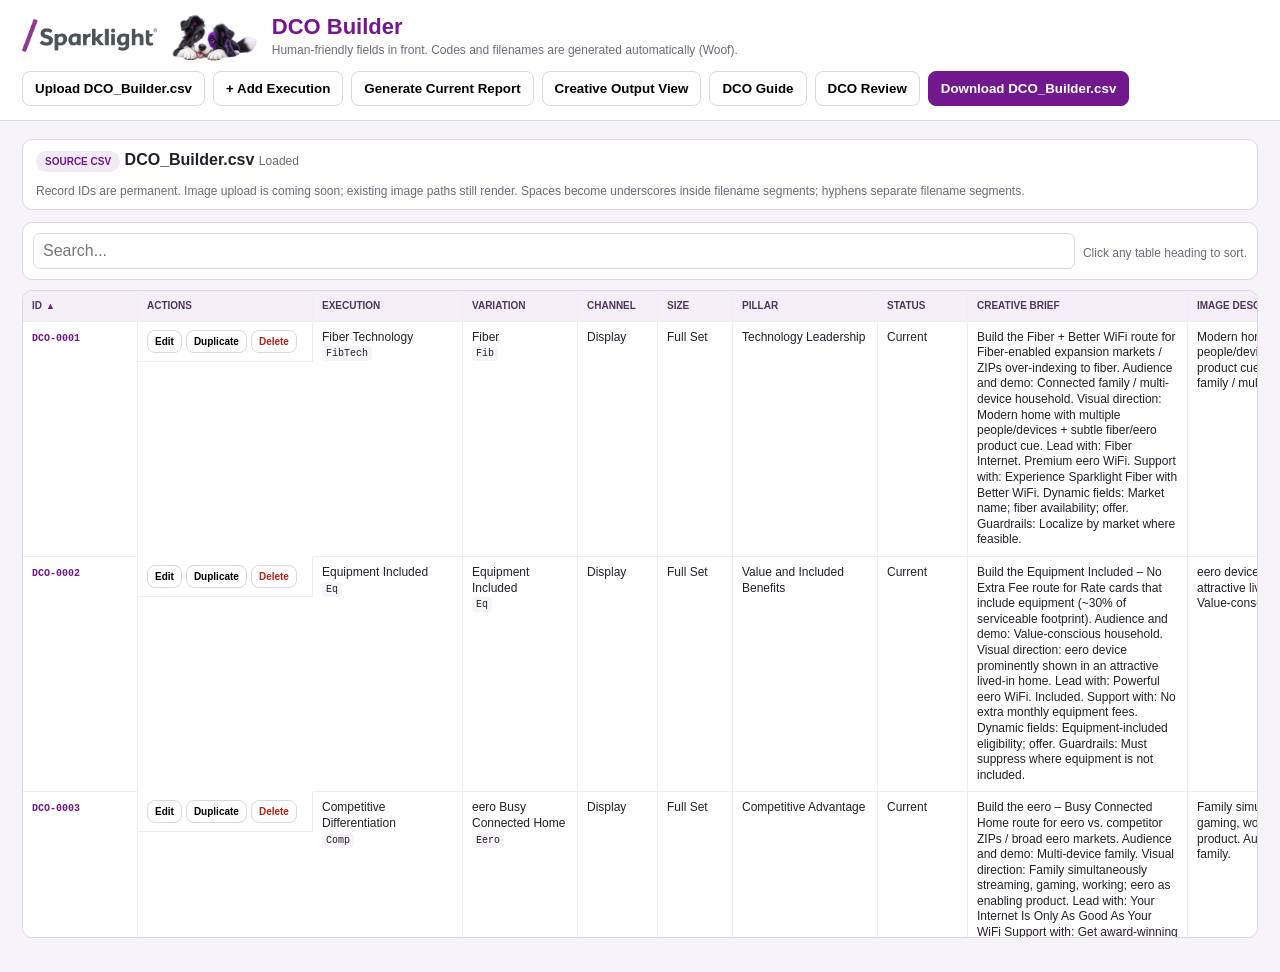
<file: index.html>
<!doctype html>
<html lang="en">
<head>
<meta charset="utf-8"><meta name="viewport" content="width=device-width,initial-scale=1">
<title>DCO Builder</title>
<style>
:root{--p:#71188e;--ink:#24202a;--muted:#706a76;--line:#ddd7e3;--bg:#f6f4f8;--soft:#f2eaf5;--danger:#b42318}
*{box-sizing:border-box} body{margin:0;background:var(--bg);font-family:Inter,Segoe UI,Arial,sans-serif;color:var(--ink)}
header{position:sticky;top:0;z-index:10;background:#fff;border-bottom:1px solid var(--line);padding:14px 22px}
.top{display:flex;justify-content:space-between;align-items:center;gap:14px;flex-wrap:wrap}
.brand-wrap{display:flex;align-items:center;gap:14px}
.brand-logo{height:34px;max-width:220px;object-fit:contain}
.header-mascot{height:58px;max-width:120px;object-fit:contain;object-position:center bottom;display:block;margin:-8px 0 -14px 0}
h1{margin:0;color:var(--p);font-size:22px} .sub{font-size:12px;color:var(--muted);margin-top:3px}
button{border:1px solid var(--line);background:#fff;border-radius:8px;padding:9px 12px;font-weight:700;cursor:pointer}
button.primary{background:var(--p);border-color:var(--p);color:#fff} button:disabled{opacity:.5;cursor:not-allowed;background:#f2f0f4;color:#777;border-color:#d8d3dc} button.danger{color:var(--danger)} .actions{display:flex;gap:8px;flex-wrap:wrap}
main{padding:18px 22px 34px}
.source{background:#fff;border:1px solid var(--line);border-radius:10px;padding:11px 13px;margin-bottom:12px;display:flex;justify-content:space-between;gap:12px;flex-wrap:wrap}
.pill{background:var(--soft);color:var(--p);padding:5px 9px;border-radius:999px;font-size:10px;font-weight:800}
.toolbar{display:flex;gap:8px;background:#fff;border:1px solid var(--line);border-radius:10px;padding:10px;margin-bottom:10px;align-items:center}
.toolbar input{flex:1}.mobile-view-note{display:none}
input,select,textarea{width:100%;border:1px solid var(--line);border-radius:7px;padding:8px 9px;font:inherit;background:#fff}
textarea{min-height:86px;resize:vertical}
.tablewrap{background:#fff;border:1px solid var(--line);border-radius:10px;overflow:auto;max-height:72vh}
table{border-collapse:separate;border-spacing:0;width:100%;min-width:1900px;font-size:12px;table-layout:fixed}
th,td{padding:8px 9px;border-bottom:1px solid #eee;border-right:1px solid #f1eef3;vertical-align:top;white-space:normal;overflow-wrap:anywhere;line-height:1.3}
th{position:sticky;top:0;background:#f5eff8;text-align:left;color:#50365a;font-size:10px;text-transform:uppercase;z-index:2;cursor:pointer;user-select:none}
th:hover{background:#ede3f2}
.sortmark{font-size:9px;color:var(--p);margin-left:4px}
.rowbtns{white-space:normal;display:flex;flex-wrap:wrap;gap:4px;align-content:flex-start} .rowbtns button{padding:5px 7px;font-size:10px;margin:0;flex:0 0 auto;white-space:nowrap}
.record-id{font-family:ui-monospace,SFMono-Regular,Consolas,monospace;font-size:10px;font-weight:800;color:var(--p)}
.code{font-family:ui-monospace,SFMono-Regular,Consolas,monospace;background:#f8f5fa;border-radius:4px;padding:2px 4px;font-size:10px}
.details{font-size:11px;line-height:1.4}.priority-list{margin:0;padding-left:16px;font-size:11px;line-height:1.35}.priority-list li{margin:0 0 3px}.priority-list .required{font-weight:800;color:var(--p)} .filename{font-family:ui-monospace,SFMono-Regular,Consolas,monospace;font-size:10px;display:block;margin:3px 0}
.thumb{width:50px;height:50px;border:1px solid var(--line);border-radius:6px;object-fit:cover;background:#fafafa;display:block;margin:auto}
.modal{display:none;position:fixed;inset:0;background:rgba(18,13,22,.46);z-index:50;align-items:center;justify-content:center;padding:18px} .modal.open{display:flex}
.dialog{width:min(1120px,97vw);max-height:94vh;overflow:auto;background:#fff;border-radius:13px;box-shadow:0 28px 70px rgba(0,0,0,.26)}
.dhead,.dfoot{position:sticky;background:#fff;z-index:3;display:flex;align-items:center;justify-content:space-between;gap:10px;padding:14px 17px}
.dhead{top:0;border-bottom:1px solid var(--line)} .dfoot{bottom:0;border-top:1px solid var(--line);justify-content:flex-end}
.dbody{padding:17px} .grid{display:grid;grid-template-columns:repeat(3,1fr);gap:11px} .wide{grid-column:span 3} .two{grid-column:span 2}
label{display:block;margin-bottom:4px;font-size:10px;font-weight:800;text-transform:uppercase;color:#504756}
.section{grid-column:span 3;border-top:1px solid var(--line);padding-top:12px;margin-top:4px} .section-title{font-weight:800;color:var(--p);font-size:12px;margin-bottom:4px}
.codebox{background:#faf8fb;border:1px solid var(--line);border-radius:8px;padding:9px 10px} .codebox .row{display:flex;gap:8px;align-items:center;justify-content:space-between}
.size-note{margin-top:5px;padding:6px 8px;background:#faf8fb;border:1px solid var(--line);border-radius:7px;font-size:9px;line-height:1.2;color:var(--muted)}
.assetbox{display:grid;grid-template-columns:180px 1fr;gap:12px;align-items:start} .asset-preview{height:130px;border:1px dashed #b9afbf;border-radius:9px;background:#faf8fb;display:flex;align-items:center;justify-content:center;overflow:hidden;color:var(--muted);font-size:11px;text-align:center;padding:8px}
.asset-preview img{width:100%;height:100%;object-fit:cover} .asset-actions{display:flex;gap:7px;flex-wrap:wrap;margin-top:8px} .asset-tip{font-size:11px;color:var(--muted);line-height:1.45;margin-top:7px}
.msglist{display:flex;flex-direction:column;gap:7px} .msg{display:grid;grid-template-columns:30px 1fr 120px auto;gap:7px;align-items:center} .num{width:25px;height:25px;border-radius:50%;background:var(--p);color:#fff;display:flex;align-items:center;justify-content:center;font-size:11px;font-weight:800}
.req{display:flex;align-items:center;gap:6px;font-size:11px;font-weight:700;color:#55485b} .req input{width:auto} .msg button{padding:5px 7px}
.logo{background:#f8f5f9;border:1px solid var(--line);border-radius:8px;padding:11px} .logo-options{display:grid;grid-template-columns:repeat(4,1fr);gap:8px;margin-top:9px} .logo-card{background:#fff;border:1px solid var(--line);border-radius:7px;padding:8px;text-align:center} .logo-card.dark{background:#333} .logo-card img{max-width:100%;height:28px;object-fit:contain} .logo-card small{display:block;font-size:9px;color:var(--muted);margin-top:5px} .logo-card.dark small{color:#ddd}
.logicbox{background:#faf8fb;border:1px solid var(--line);border-radius:8px;padding:10px;font-size:11px;line-height:1.45}
.hidden{display:none!important}

@media(max-width:760px){
  header{position:static;padding:12px}
  .top{align-items:flex-start}
  .brand-wrap{width:100%;display:grid;grid-template-columns:auto auto 1fr;gap:10px;align-items:center}
  .brand-logo{height:30px;max-width:150px}
  .header-mascot{height:48px;max-width:85px;margin:-4px 0 -8px}
  h1{font-size:20px}
  .brand-wrap .sub{font-size:11px;line-height:1.25}
  .actions{width:100%;display:grid;grid-template-columns:1fr 1fr;gap:7px}
  .actions button{width:100%;font-size:12px;padding:8px 9px}
  .actions .primary{grid-column:span 2}
  main{padding:12px}
  .source{padding:10px}
  .source>div:last-child{font-size:11px;line-height:1.35}
  .toolbar{padding:9px;display:block}
  .toolbar input{margin-bottom:6px}
  .desktop-sort-note{display:none}
  .mobile-view-note{display:block}
  .tablewrap{overflow:visible;max-height:none;border-radius:10px}
  table{min-width:0;width:100%;table-layout:fixed}
  th,td{font-size:11px;padding:8px 7px}
  th{position:static}
  /* Mobile keeps only: ID, Actions, Execution, Variation, Status */
  th:nth-child(5),td:nth-child(5),
  th:nth-child(6),td:nth-child(6),
  th:nth-child(7),td:nth-child(7),
  th:nth-child(9),td:nth-child(9),
  th:nth-child(10),td:nth-child(10),
  th:nth-child(11),td:nth-child(11),
  th:nth-child(12),td:nth-child(12),
  th:nth-child(13),td:nth-child(13),
  th:nth-child(14),td:nth-child(14){display:none}
  th:nth-child(1),td:nth-child(1){width:16%}
  th:nth-child(2),td:nth-child(2){width:25%}
  th:nth-child(3),td:nth-child(3){width:26%}
  th:nth-child(4),td:nth-child(4){width:20%}
  th:nth-child(8),td:nth-child(8){width:13%}
  .rowbtns{white-space:normal;display:flex;flex-direction:column;gap:4px}
  .rowbtns button{width:100%;margin:0;padding:5px 4px;font-size:10px}
  .record-id{font-size:9px}
  .code{font-size:8px;display:inline-block;margin-top:2px}
}

@media(max-width:900px){.toolbar{flex-direction:column}.grid{grid-template-columns:1fr}.wide,.two,.section{grid-column:span 1}.msg{grid-template-columns:30px 1fr}.assetbox{grid-template-columns:1fr}}

@media(max-width:760px){
  /* Give Actions enough room to keep labels intact. */
  th:nth-child(1),td:nth-child(1){width:19%}
  th:nth-child(2),td:nth-child(2){width:31%}
  th:nth-child(3),td:nth-child(3){width:32%}
  th:nth-child(4),td:nth-child(4){width:18%}

  .rowbtns{
    display:flex;
    flex-direction:column;
    align-items:stretch;
    gap:6px;
    white-space:normal;
  }
  .rowbtns button{
    display:block;
    width:100%;
    min-width:0;
    padding:7px 5px;
    margin:0;
    font-size:10px;
    line-height:1.1;
    white-space:nowrap;
    word-break:normal;
    overflow-wrap:normal;
  }
}


.offer-builder{background:#faf8fb;border:1px solid var(--line);border-radius:9px;padding:11px}
.offer-line{display:flex;align-items:flex-end;gap:6px;flex-wrap:wrap}
.offer-field{min-width:0}
.offer-field label{font-size:8px;margin-bottom:3px}
.offer-field input{text-align:center}
.offer-speed{flex:1 1 125px}
.offer-dollar{flex:0 0 62px}
.offer-cents{flex:0 0 56px}
.offer-term{flex:0 0 90px}
.offer-rate{flex:0 0 88px}
.offer-static{font-size:12px;font-weight:700;padding-bottom:9px;white-space:nowrap;color:#4f4854}
.offer-preview{margin-top:9px;padding-top:8px;border-top:1px solid var(--line);font-size:11px;color:var(--muted)}
.offer-preview span{color:var(--ink)}
@media(max-width:760px){
  .offer-line{align-items:flex-end}
  .offer-speed{flex:1 1 100%}
  .offer-dollar{flex:0 0 60px}
  .offer-cents{flex:0 0 54px}
  .offer-term{flex:1 1 90px}
  .offer-rate{flex:1 1 90px}
  .offer-static{padding-bottom:8px;font-size:11px}
}


.amj-panel{background:#faf8fb;border:1px solid var(--line);border-radius:9px;padding:10px}
.amj-panel summary{cursor:pointer;font-weight:800;color:var(--p);font-size:11px}
.amj-grid{display:grid;grid-template-columns:repeat(3,1fr);gap:10px;margin-top:12px}
.amj-grid .amj-wide{grid-column:span 3}
.amj-grid textarea{min-height:64px}
@media(max-width:760px){.amj-grid{grid-template-columns:1fr}.amj-grid .amj-wide{grid-column:span 1}}
.choice-tools{margin-top:4px;display:flex;gap:7px;align-items:center}
.linkbtn{border:0;background:transparent!important;color:var(--p);padding:0;font-size:10px;font-weight:800;cursor:pointer;box-shadow:none!important}
.linkbtn:hover{text-decoration:underline}
.choice-note{font-size:9px;color:var(--muted)}

</style>
</head>
<body>
<header><div class="top">
<div class="brand-wrap">
<img class="brand-logo" src="assets/Sparklight(R)-purple-rgb.png" alt="Sparklight" onerror="this.style.display='none'">
<img class="header-mascot" src="assets/HeaderMascot.png" alt="" aria-hidden="true" onerror="this.style.display='none'">
<div><h1>DCO Builder</h1><div class="sub">Human-friendly fields in front. Codes and filenames are generated automatically (Woof).</div></div>
</div>
<div class="actions">
<button onclick="document.getElementById('csvFile').click()">Upload DCO_Builder.csv</button><input id="csvFile" class="hidden" type="file" accept=".csv">
<button onclick="addRow()">+ Add Execution</button>
<button onclick="generateCurrentReport()">Generate Current Report</button>
<button onclick="goToOutputs()">Creative Output View</button>
<button onclick="location.href='DCO_Guide.html'">DCO Guide</button>
<button onclick="location.href='DCOReview.html'">DCO Review</button>
<button class="primary" onclick="downloadCSV()">Download DCO_Builder.csv</button>
</div>
</div></header>

<main>
<div class="source"><div><span class="pill">SOURCE CSV</span> <strong>DCO_Builder.csv</strong> <span class="sub" id="dirty">Loaded</span></div>
<div class="sub">Record IDs are permanent. Image upload is coming soon; existing image paths still render. Spaces become underscores inside filename segments; hyphens separate filename segments.</div></div>

<div class="toolbar">
<input id="search" placeholder="Search..." oninput="render()">
<div class="sub desktop-sort-note">Click any table heading to sort.</div>
<div class="sub mobile-view-note">Mobile view shows the key fields only. Edit a row to see the full record.</div>
</div>

<div class="tablewrap"><table><thead><tr>
<th style="width:115px" onclick="sortBy('Record_ID')">ID<span class="sortmark" data-sort="Record_ID"></span></th>
<th style="width:175px">Actions</th>
<th style="width:150px" onclick="sortBy('Execution')">Execution<span class="sortmark" data-sort="Execution"></span></th>
<th style="width:115px" onclick="sortBy('Variation')">Variation<span class="sortmark" data-sort="Variation"></span></th>
<th style="width:80px" onclick="sortBy('Channel')">Channel<span class="sortmark" data-sort="Channel"></span></th>
<th style="width:75px" onclick="sortBy('Size')">Size<span class="sortmark" data-sort="Size"></span></th>
<th style="width:145px" onclick="sortBy('Pillar')">Pillar<span class="sortmark" data-sort="Pillar"></span></th>
<th style="width:90px" onclick="sortBy('Status')">Status<span class="sortmark" data-sort="Status"></span></th>
<th style="width:220px" onclick="sortBy('Creative_Brief')">Creative Brief<span class="sortmark" data-sort="Creative_Brief"></span></th>
<th style="width:220px" onclick="sortBy('Image_Description_Prompt')">Image Description / Prompt<span class="sortmark" data-sort="Image_Description_Prompt"></span></th>
<th style="width:75px">Image</th>
<th style="width:220px" onclick="sortBy('Supporting_Copy')">Supporting Copy<span class="sortmark" data-sort="Supporting_Copy"></span></th>
<th style="width:220px">Message Priority</th>
<th style="width:280px">Details</th>
</tr></thead><tbody id="tbody"></tbody></table></div>
</main>

<div class="modal" id="modal"><div class="dialog">
<div class="dhead"><div><strong id="title">Edit Creative Execution</strong><div class="sub">Choose approved naming values. Add new ones only when a genuinely new execution or variation is needed.</div></div><button onclick="closeM()">✕</button></div>
<div class="dbody"><div class="grid">

<div><label>Record ID</label><input data-f="Record_ID" readonly></div>
<div><label>Execution</label><select data-f="Execution" onchange="executionChanged()"></select><div class="choice-tools"><button type="button" class="linkbtn" onclick="addExecutionChoice()">+ Add Execution</button></div></div>
<div><label>Variation</label><select data-f="Variation" onchange="variationChanged()"></select><div class="choice-tools"><button type="button" class="linkbtn" onclick="addVariationChoice()">+ Add Variation</button></div></div>

<div><label>Channel</label><select data-f="Channel" onchange="refreshSizes()"><option>Display</option><option>Social</option><option>Landing Page</option><option>Email</option></select></div>
<div><label>Size</label><select data-f="Size" onchange="updateFilenamePreview()"></select><div id="sizeNote" class="size-note"></div></div>
<div><label>Pillar</label><select data-f="Pillar"></select></div>

<div><label>Status</label><select data-f="Status" onchange="statusChanged()"><option>Current</option><option>Future</option><option>Retired</option></select></div>
<div id="startWrap" class="hidden"><label>Start Date</label><input data-f="Start_Date" type="date"></div>
<div id="endWrap" class="hidden"><label>End Date</label><input data-f="End_Date" type="date"></div>

<div><label>Market Zip</label><input data-f="Market_Zip"></div>
<div class="two"><label>Target</label><input data-f="Target"></div>

<div class="wide offer-builder">
  <div class="section-title">Offer Builder</div>
  <div class="offer-line">
    <div class="offer-field offer-speed"><label>Speed</label><input data-f="Offer_Speed" placeholder="500 Mbps" oninput="updateOfferPreview()"></div>
    <span class="offer-static">for $</span>
    <div class="offer-field offer-dollar"><label>Dollars</label><input data-f="Offer_Price_Dollars" inputmode="numeric" placeholder="49" oninput="updateOfferPreview()"></div>
    <div class="offer-field offer-cents"><label>Cents</label><input data-f="Offer_Price_Cents" inputmode="numeric" maxlength="2" placeholder="95" oninput="updateOfferPreview()"></div>
    <span class="offer-static">per mo. for</span>
    <div class="offer-field offer-term"><label>Term</label><input data-f="Offer_Term_Period" placeholder="12 mos." oninput="updateOfferPreview()"></div>
    <span class="offer-static">Reg. rate $</span>
    <div class="offer-field offer-rate"><label>Regular Rate</label><input data-f="Offer_Regular_Rate" inputmode="decimal" placeholder="95.00" oninput="updateOfferPreview()"></div>
    <span class="offer-static">per mo.</span>
  </div>
  <div class="offer-preview"><strong>Preview:</strong> <span id="offerPreview">No offer entered.</span></div>
</div>

<div class="hidden" aria-hidden="true">
  <span id="execCodePreview"></span><span id="ceCodePreview"></span>
</div>

<div class="section"><div class="section-title">Creative Brief</div></div>
<div class="wide"><textarea data-f="Creative_Brief"></textarea></div>

<div class="section"><div class="section-title">Image Description / Prompt</div></div>
<div class="wide"><textarea data-f="Image_Description_Prompt"></textarea></div>

<div class="wide assetbox">
<div id="assetPreview" class="asset-preview">No image selected</div>
<div>
  <label>Image Asset</label>
  <input data-f="Image_Asset" placeholder="uploads/example.jpg" readonly>
  <div class="asset-actions">
    <button type="button" disabled aria-disabled="true" title="Image uploads are coming soon">Upload Image — Coming Soon</button>
  </div>
  <div class="asset-tip" id="uploadTip">
    Image uploads are <strong>coming soon</strong>. Existing image paths in the CSV will still render in the dashboard, but users cannot upload or replace images from this site yet.
  </div>
</div></div>

<div class="section"><div class="section-title">Supporting Copy <span class="sub">(not on ad)</span></div>
<div class="sub">Accompanying copy used outside the image file, such as the post text or caption that runs with a Social ad.</div></div>
<div class="wide"><textarea data-f="Supporting_Copy"></textarea></div>

<div class="section"><div class="section-title">Message Priority <span class="sub">(on-ad messages)</span></div>
<div class="sub">Required messages never drop. Remaining messages survive according to priority and available space.</div></div>
<div class="wide"><div id="msgs" class="msglist"></div></div>

<div class="section"><div class="section-title">Always Reserved Logo Area</div></div>
<div class="wide logo"><strong>Sparklight logo</strong> — template space is always reserved.
<div class="logo-options">
<div class="logo-card"><img src="assets/Sparklight(R)-black-rgb.png"><small>Black</small></div>
<div class="logo-card"><img src="assets/Sparklight(R)-gray-rgb.png"><small>Gray</small></div>
<div class="logo-card"><img src="assets/Sparklight(R)-purple-rgb.png"><small>Purple</small></div>
<div class="logo-card dark"><img src="assets/Sparklight(R)-reverse-rgb.png"><small>Reverse</small></div>
</div></div>

<div class="section"><div class="section-title">Legal</div></div>
<div class="wide"><label>Full Legal</label><textarea data-f="Legal_Full"></textarea></div>
<div class="wide"><label>Short Legal</label><textarea data-f="Legal_Short"></textarea></div>
<div class="wide"><label>Approval Notes</label><textarea data-f="Approval_Notes"></textarea></div>


<div class="section"><div class="section-title">AMJ Strategy Details</div>
<div class="sub">Source strategy from the AMJ matrix. These fields stay in the CSV and can be edited without replacing your DCO production fields.</div></div>
<div class="wide amj-panel">
  <details>
    <summary>Show AMJ source and testing details</summary>
    <div class="amj-grid">
      <div><label>AMJ ID</label><input data-f="AMJ_ID"></div>
      <div><label>AMJ Priority</label><select data-f="AMJ_Priority"><option></option><option>High</option><option>Medium</option><option>Low</option></select></div>
      <div><label>Creative Pillar Source</label><input data-f="AMJ_Creative_Pillar"></div>
      <div class="amj-wide"><label>Message Theme / Angle</label><input data-f="AMJ_Message_Theme_Angle"></div>
      <div class="amj-wide"><label>Targeting Trigger</label><textarea data-f="AMJ_Targeting_Trigger"></textarea></div>
      <div class="amj-wide"><label>Audience / Demo Visual</label><textarea data-f="AMJ_Audience_Demo_Visual"></textarea></div>
      <div class="amj-wide"><label>Primary Visual Direction</label><textarea data-f="AMJ_Primary_Visual_Direction"></textarea></div>
      <div class="amj-wide"><label>Sample Headline</label><textarea data-f="AMJ_Sample_Headline"></textarea></div>
      <div class="amj-wide"><label>Support Copy / Proof Point</label><textarea data-f="AMJ_Support_Copy_Proof_Point"></textarea></div>
      <div><label>Offer / Product Layer</label><input data-f="AMJ_Offer_Product_Layer"></div>
      <div class="amj-wide"><label>Localization / Dynamic Fields</label><textarea data-f="AMJ_Localization_Dynamic_Fields"></textarea></div>
      <div class="amj-wide"><label>Test / Learning Question</label><textarea data-f="AMJ_Test_Learning_Question"></textarea></div>
      <div class="amj-wide"><label>Dependencies / Guardrails</label><textarea data-f="AMJ_Dependencies_Guardrails"></textarea></div>

      <div class="amj-wide"><label>Horizontal Base Strategy</label><input data-f="AMJ_Horizontal_Base_Strategy"></div>
      <div class="amj-wide"><label>Trigger / Market Rule</label><textarea data-f="AMJ_Horizontal_Trigger_Market_Rule"></textarea></div>
      <div class="amj-wide"><label>Core Message</label><textarea data-f="AMJ_Horizontal_Core_Message"></textarea></div>
      <div class="amj-wide"><label>Family / Multi-Device Variant</label><textarea data-f="AMJ_Variant_Family_Multi_Device"></textarea></div>
      <div class="amj-wide"><label>WFH / Professional Variant</label><textarea data-f="AMJ_Variant_WFH_Professional"></textarea></div>
      <div class="amj-wide"><label>Gamer / Power User Variant</label><textarea data-f="AMJ_Variant_Gamer_Power_User"></textarea></div>
      <div class="amj-wide"><label>Parent / Security Variant</label><textarea data-f="AMJ_Variant_Parent_Security"></textarea></div>
      <div class="amj-wide"><label>Entertainment / Streamer Variant</label><textarea data-f="AMJ_Variant_Entertainment_Streamer"></textarea></div>
      <div class="amj-wide"><label>What Stays Constant</label><textarea data-f="AMJ_What_Stays_Constant"></textarea></div>
      <div class="amj-wide"><label>What Changes Dynamically</label><textarea data-f="AMJ_What_Changes_Dynamically"></textarea></div>
      <div class="amj-wide"><label>Comparison Status</label><input data-f="AMJ_Comparison_Status" readonly></div>
    </div>
  </details>
</div>

<div class="section"><div class="section-title">Filename Preview</div><div class="sub">Format: DCO-Channel_Size-Execution-CE-Code. If the Execution Code and CE-Code are identical, the duplicate code is written only once.</div></div>
<div class="wide logicbox" id="filenamePreview"></div>

</div></div>
<div class="dfoot"><button onclick="closeM()">Cancel</button><button class="primary" onclick="save()">Save Execution</button></div>
</div></div>

<script>
// Image upload intentionally disabled; existing Image_Asset paths still render.
const SEED=[{"Record_ID": "DCO-0001", "Sequence_Next": "28", "Execution": "Fiber Technology", "Execution_Code": "FibTech", "Variation": "Fiber", "CE_Code": "Fib", "Pillar": "Technology Leadership", "Target": "Fiber-enabled expansion markets / ZIPs over-indexing to fiber", "Market_Zip": "TBD", "Offer_Speed": "", "Offer_Price_Dollars": "", "Offer_Price_Cents": "", "Offer_Term_Period": "", "Offer_Regular_Rate": "", "Channel": "Display", "Size": "Full Set", "Status": "Current", "Start_Date": "", "End_Date": "", "Creative_Brief": "Build the Fiber + Better WiFi route for Fiber-enabled expansion markets / ZIPs over-indexing to fiber. Audience and demo: Connected family / multi-device household. Visual direction: Modern home with multiple people/devices + subtle fiber/eero product cue. Lead with: Fiber Internet. Premium eero WiFi. Support with: Experience Sparklight Fiber with Better WiFi. Dynamic fields: Market name; fiber availability; offer. Guardrails: Localize by market where feasible.", "Image_Description_Prompt": "Modern home with multiple people/devices + subtle fiber/eero product cue. Audience: Connected family / multi-device household.", "Image_Asset": "", "Supporting_Copy": "Experience Sparklight Fiber with Better WiFi.", "Legal_Full": "", "Legal_Short": "", "Approval_Notes": "Localize by market name where feasible.", "AMJ_ID": "TL-01", "AMJ_Creative_Pillar": "Technology Leadership", "AMJ_Message_Theme_Angle": "Fiber + Better WiFi", "AMJ_Targeting_Trigger": "Fiber-enabled expansion markets / ZIPs over-indexing to fiber", "AMJ_Audience_Demo_Visual": "Connected family / multi-device household", "AMJ_Primary_Visual_Direction": "Modern home with multiple people/devices + subtle fiber/eero product cue", "AMJ_Sample_Headline": "Fiber Internet. Premium eero WiFi.", "AMJ_Support_Copy_Proof_Point": "Experience Sparklight Fiber with Better WiFi.", "AMJ_Offer_Product_Layer": "TBD", "AMJ_Localization_Dynamic_Fields": "Market name; fiber availability; offer", "AMJ_Test_Learning_Question": "Does pairing Fiber + premium WiFi outperform Fiber-only messaging?", "AMJ_Priority": "High", "AMJ_Dependencies_Guardrails": "Localize by market where feasible.", "AMJ_Horizontal_Base_Strategy": "", "AMJ_Horizontal_Trigger_Market_Rule": "", "AMJ_Horizontal_Core_Message": "", "AMJ_Variant_Family_Multi_Device": "", "AMJ_Variant_WFH_Professional": "", "AMJ_Variant_Gamer_Power_User": "", "AMJ_Variant_Parent_Security": "", "AMJ_Variant_Entertainment_Streamer": "", "AMJ_What_Stays_Constant": "", "AMJ_What_Changes_Dynamically": "", "AMJ_Comparison_Status": "Updated existing DCO route", "Message_1_Required": "1", "Message_2_Required": "0", "Message_3_Required": "0", "Message_4_Required": "0", "Message_5_Required": "0", "Message_1": "Fiber Internet. Premium eero WiFi.", "Message_2": "Experience Sparklight Fiber with Better WiFi.", "Message_3": "", "Message_4": "", "Message_5": ""}, {"Record_ID": "DCO-0015", "Sequence_Next": "", "Execution": "Fiber Technology", "Execution_Code": "FibTech", "Variation": "Fiber for Streamers", "CE_Code": "Fib_Stream", "Pillar": "Technology Leadership", "Target": "Fiber-enabled ZIPs", "Market_Zip": "TBD", "Offer_Speed": "", "Offer_Price_Dollars": "", "Offer_Price_Cents": "", "Offer_Term_Period": "", "Offer_Regular_Rate": "", "Channel": "Display", "Size": "Full Set", "Status": "Current", "Start_Date": "", "End_Date": "", "Creative_Brief": "Build the Fiber for Streamers / Entertainment route for Fiber-enabled ZIPs. Audience and demo: Streaming household / entertainment-first. Visual direction: Couple/family streaming on multiple screens; avoid generic router-only creative. Lead with: Fiber Built for How You Stream. Support with: Fast Internet plus premium eero WiFi for a connected home. Dynamic fields: Market name; fiber availability; offer. Guardrails: Concept expansion for DCO; validate final claims/copy.", "Image_Description_Prompt": "Couple/family streaming on multiple screens; avoid generic router-only creative. Audience: Streaming household / entertainment-first.", "Image_Asset": "", "Supporting_Copy": "Fast Internet plus premium eero WiFi for a connected home.", "Legal_Full": "", "Legal_Short": "", "Approval_Notes": "", "AMJ_ID": "TL-02", "AMJ_Creative_Pillar": "Technology Leadership", "AMJ_Message_Theme_Angle": "Fiber for Streamers / Entertainment", "AMJ_Targeting_Trigger": "Fiber-enabled ZIPs", "AMJ_Audience_Demo_Visual": "Streaming household / entertainment-first", "AMJ_Primary_Visual_Direction": "Couple/family streaming on multiple screens; avoid generic router-only creative", "AMJ_Sample_Headline": "Fiber Built for How You Stream.", "AMJ_Support_Copy_Proof_Point": "Fast Internet plus premium eero WiFi for a connected home.", "AMJ_Offer_Product_Layer": "TBD", "AMJ_Localization_Dynamic_Fields": "Market name; fiber availability; offer", "AMJ_Test_Learning_Question": "Does entertainment-led imagery lift response among streaming-heavy audiences?", "AMJ_Priority": "Medium", "AMJ_Dependencies_Guardrails": "Concept expansion for DCO; validate final claims/copy.", "AMJ_Horizontal_Base_Strategy": "", "AMJ_Horizontal_Trigger_Market_Rule": "", "AMJ_Horizontal_Core_Message": "", "AMJ_Variant_Family_Multi_Device": "", "AMJ_Variant_WFH_Professional": "", "AMJ_Variant_Gamer_Power_User": "", "AMJ_Variant_Parent_Security": "", "AMJ_Variant_Entertainment_Streamer": "", "AMJ_What_Stays_Constant": "", "AMJ_What_Changes_Dynamically": "", "AMJ_Comparison_Status": "New route from AMJ update", "Message_1_Required": "1", "Message_2_Required": "0", "Message_3_Required": "0", "Message_4_Required": "0", "Message_5_Required": "0", "Message_1": "Fiber Built for How You Stream.", "Message_2": "Fast Internet plus premium eero WiFi for a connected home.", "Message_3": "", "Message_4": "", "Message_5": ""}, {"Record_ID": "DCO-0016", "Sequence_Next": "", "Execution": "Fiber Technology", "Execution_Code": "FibTech", "Variation": "Fiber for Gamers", "CE_Code": "Fib_Game", "Pillar": "Technology Leadership", "Target": "Fiber-enabled ZIPs; gaming/high-device audience where available", "Market_Zip": "TBD", "Offer_Speed": "", "Offer_Price_Dollars": "", "Offer_Price_Cents": "", "Offer_Term_Period": "", "Offer_Regular_Rate": "", "Channel": "Display", "Size": "Full Set", "Status": "Current", "Start_Date": "", "End_Date": "", "Creative_Brief": "Build the Fiber for Gamers / High-Demand Homes route for Fiber-enabled ZIPs; gaming/high-device audience where available. Audience and demo: Gamers / high-device household. Visual direction: Gaming setup plus other simultaneous household use. Lead with: Fiber Ready for the Whole House. Support with: Fast connectivity for gaming, streaming and everything happening at once. Dynamic fields: Fiber availability; market; offer. Guardrails: Concept expansion; avoid unsupported latency claims.", "Image_Description_Prompt": "Gaming setup plus other simultaneous household use. Audience: Gamers / high-device household.", "Image_Asset": "", "Supporting_Copy": "Fast connectivity for gaming, streaming and everything happening at once.", "Legal_Full": "", "Legal_Short": "", "Approval_Notes": "", "AMJ_ID": "TL-03", "AMJ_Creative_Pillar": "Technology Leadership", "AMJ_Message_Theme_Angle": "Fiber for Gamers / High-Demand Homes", "AMJ_Targeting_Trigger": "Fiber-enabled ZIPs; gaming/high-device audience where available", "AMJ_Audience_Demo_Visual": "Gamers / high-device household", "AMJ_Primary_Visual_Direction": "Gaming setup plus other simultaneous household use", "AMJ_Sample_Headline": "Fiber Ready for the Whole House.", "AMJ_Support_Copy_Proof_Point": "Fast connectivity for gaming, streaming and everything happening at once.", "AMJ_Offer_Product_Layer": "TBD", "AMJ_Localization_Dynamic_Fields": "Fiber availability; market; offer", "AMJ_Test_Learning_Question": "Does high-demand-use imagery outperform broad family imagery?", "AMJ_Priority": "Medium", "AMJ_Dependencies_Guardrails": "Concept expansion; avoid unsupported latency claims.", "AMJ_Horizontal_Base_Strategy": "", "AMJ_Horizontal_Trigger_Market_Rule": "", "AMJ_Horizontal_Core_Message": "", "AMJ_Variant_Family_Multi_Device": "", "AMJ_Variant_WFH_Professional": "", "AMJ_Variant_Gamer_Power_User": "", "AMJ_Variant_Parent_Security": "", "AMJ_Variant_Entertainment_Streamer": "", "AMJ_What_Stays_Constant": "", "AMJ_What_Changes_Dynamically": "", "AMJ_Comparison_Status": "New route from AMJ update", "Message_1_Required": "1", "Message_2_Required": "0", "Message_3_Required": "0", "Message_4_Required": "0", "Message_5_Required": "0", "Message_1": "Fiber Ready for the Whole House.", "Message_2": "Fast connectivity for gaming, streaming and everything happening at once.", "Message_3": "", "Message_4": "", "Message_5": ""}, {"Record_ID": "DCO-0013", "Sequence_Next": "", "Execution": "2 Gig Targeting", "Execution_Code": "2Gig", "Variation": "2 Gig", "CE_Code": "2Gig", "Pillar": "Technology Leadership", "Target": "Areas with multi-Gig availability", "Market_Zip": "TBD", "Offer_Speed": "", "Offer_Price_Dollars": "", "Offer_Price_Cents": "", "Offer_Term_Period": "", "Offer_Regular_Rate": "", "Channel": "Display", "Size": "Full Set", "Status": "Current", "Start_Date": "", "End_Date": "", "Creative_Brief": "Build the 2 Gig – Ultimate Upgrade route for Areas with multi-Gig availability. Audience and demo: Power users / tech-forward household. Visual direction: Premium multi-device home, creator/gamer/remote worker cues. Lead with: The Ultimate Internet Upgrade Support with: 2 Gig Internet + Premium eero WiFi + 1 Year FREE Mobile Dynamic fields: 2 Gig availability; market; offer. Guardrails: Only serve where 2 Gig is available.", "Image_Description_Prompt": "Premium multi-device home, creator/gamer/remote worker cues. Audience: Power users / tech-forward household.", "Image_Asset": "", "Supporting_Copy": "2 Gig Internet + Premium eero WiFi + 1 Year FREE Mobile", "Legal_Full": "", "Legal_Short": "", "Approval_Notes": "", "AMJ_ID": "TL-04", "AMJ_Creative_Pillar": "Technology Leadership", "AMJ_Message_Theme_Angle": "2 Gig – Ultimate Upgrade", "AMJ_Targeting_Trigger": "Areas with multi-Gig availability", "AMJ_Audience_Demo_Visual": "Power users / tech-forward household", "AMJ_Primary_Visual_Direction": "Premium multi-device home, creator/gamer/remote worker cues", "AMJ_Sample_Headline": "The Ultimate Internet Upgrade", "AMJ_Support_Copy_Proof_Point": "2 Gig Internet + Premium eero WiFi + 1 Year FREE Mobile", "AMJ_Offer_Product_Layer": "TBD", "AMJ_Localization_Dynamic_Fields": "2 Gig availability; market; offer", "AMJ_Test_Learning_Question": "Which audience visual makes 2 Gig feel most relevant rather than simply 'more speed'?", "AMJ_Priority": "High", "AMJ_Dependencies_Guardrails": "Only serve where 2 Gig is available.", "AMJ_Horizontal_Base_Strategy": "2 Gig", "AMJ_Horizontal_Trigger_Market_Rule": "Multi-Gig serviceability", "AMJ_Horizontal_Core_Message": "2 Gig as the premium speed tier.", "AMJ_Variant_Family_Multi_Device": "Large connected family", "AMJ_Variant_WFH_Professional": "Heavy WFH + cloud use", "AMJ_Variant_Gamer_Power_User": "Power gamer / creator setup", "AMJ_Variant_Parent_Security": "High-device family", "AMJ_Variant_Entertainment_Streamer": "4K/multi-stream entertainment household", "AMJ_What_Stays_Constant": "2 Gig availability, product tier, CTA", "AMJ_What_Changes_Dynamically": "Audience visual; benefit framing; market/offer", "AMJ_Comparison_Status": "Updated existing DCO route", "Message_1_Required": "1", "Message_2_Required": "0", "Message_3_Required": "0", "Message_4_Required": "0", "Message_5_Required": "0", "Message_1": "The Ultimate Internet Upgrade", "Message_2": "2 Gig Internet + Premium eero WiFi + 1 Year FREE Mobile", "Message_3": "", "Message_4": "", "Message_5": ""}, {"Record_ID": "DCO-0017", "Sequence_Next": "", "Execution": "2 Gig Targeting", "Execution_Code": "2Gig", "Variation": "2 Gig Multi User Household", "CE_Code": "2Gig_Multi", "Pillar": "Technology Leadership", "Target": "Areas with multi-Gig availability", "Market_Zip": "TBD", "Offer_Speed": "", "Offer_Price_Dollars": "", "Offer_Price_Cents": "", "Offer_Term_Period": "", "Offer_Regular_Rate": "", "Channel": "Display", "Size": "Full Set", "Status": "Current", "Start_Date": "", "End_Date": "", "Creative_Brief": "Build the 2 Gig – Multi-User Household route for Areas with multi-Gig availability. Audience and demo: Large/busy family. Visual direction: Several household members using bandwidth-heavy devices at once. Lead with: More Speed for More of Everything. Support with: 2 Gig Internet built for busy, connected homes. Dynamic fields: 2 Gig availability; market; offer. Guardrails: Concept expansion; final product substantiation required.", "Image_Description_Prompt": "Several household members using bandwidth-heavy devices at once. Audience: Large/busy family.", "Image_Asset": "", "Supporting_Copy": "2 Gig Internet built for busy, connected homes.", "Legal_Full": "", "Legal_Short": "", "Approval_Notes": "", "AMJ_ID": "TL-05", "AMJ_Creative_Pillar": "Technology Leadership", "AMJ_Message_Theme_Angle": "2 Gig – Multi-User Household", "AMJ_Targeting_Trigger": "Areas with multi-Gig availability", "AMJ_Audience_Demo_Visual": "Large/busy family", "AMJ_Primary_Visual_Direction": "Several household members using bandwidth-heavy devices at once", "AMJ_Sample_Headline": "More Speed for More of Everything.", "AMJ_Support_Copy_Proof_Point": "2 Gig Internet built for busy, connected homes.", "AMJ_Offer_Product_Layer": "TBD", "AMJ_Localization_Dynamic_Fields": "2 Gig availability; market; offer", "AMJ_Test_Learning_Question": "Does household-demand framing outperform 'ultimate upgrade'?", "AMJ_Priority": "Medium", "AMJ_Dependencies_Guardrails": "Concept expansion; final product substantiation required.", "AMJ_Horizontal_Base_Strategy": "2 Gig", "AMJ_Horizontal_Trigger_Market_Rule": "Multi-Gig serviceability", "AMJ_Horizontal_Core_Message": "2 Gig as the premium speed tier.", "AMJ_Variant_Family_Multi_Device": "Large connected family", "AMJ_Variant_WFH_Professional": "Heavy WFH + cloud use", "AMJ_Variant_Gamer_Power_User": "Power gamer / creator setup", "AMJ_Variant_Parent_Security": "High-device family", "AMJ_Variant_Entertainment_Streamer": "4K/multi-stream entertainment household", "AMJ_What_Stays_Constant": "2 Gig availability, product tier, CTA", "AMJ_What_Changes_Dynamically": "Audience visual; benefit framing; market/offer", "AMJ_Comparison_Status": "New route from AMJ update", "Message_1_Required": "1", "Message_2_Required": "0", "Message_3_Required": "0", "Message_4_Required": "0", "Message_5_Required": "0", "Message_1": "More Speed for More of Everything.", "Message_2": "2 Gig Internet built for busy, connected homes.", "Message_3": "", "Message_4": "", "Message_5": ""}, {"Record_ID": "DCO-0002", "Sequence_Next": "", "Execution": "Equipment Included", "Execution_Code": "Eq", "Variation": "Equipment Included", "CE_Code": "Eq", "Pillar": "Value and Included Benefits", "Target": "Rate cards that include equipment (~30% of serviceable footprint)", "Market_Zip": "TBD", "Offer_Speed": "", "Offer_Price_Dollars": "", "Offer_Price_Cents": "", "Offer_Term_Period": "", "Offer_Regular_Rate": "", "Channel": "Display", "Size": "Full Set", "Status": "Current", "Start_Date": "", "End_Date": "", "Creative_Brief": "Build the Equipment Included – No Extra Fee route for Rate cards that include equipment (~30% of serviceable footprint). Audience and demo: Value-conscious household. Visual direction: eero device prominently shown in an attractive lived-in home. Lead with: Powerful eero WiFi. Included. Support with: No extra monthly equipment fees. Dynamic fields: Equipment-included eligibility; offer. Guardrails: Must suppress where equipment is not included.", "Image_Description_Prompt": "eero device prominently shown in an attractive lived-in home. Audience: Value-conscious household.", "Image_Asset": "", "Supporting_Copy": "No extra monthly equipment fees.", "Legal_Full": "", "Legal_Short": "", "Approval_Notes": "", "AMJ_ID": "VB-01", "AMJ_Creative_Pillar": "Value & Included Benefits", "AMJ_Message_Theme_Angle": "Equipment Included – No Extra Fee", "AMJ_Targeting_Trigger": "Rate cards that include equipment (~30% of serviceable footprint)", "AMJ_Audience_Demo_Visual": "Value-conscious household", "AMJ_Primary_Visual_Direction": "eero device prominently shown in an attractive lived-in home", "AMJ_Sample_Headline": "Powerful eero WiFi. Included.", "AMJ_Support_Copy_Proof_Point": "No extra monthly equipment fees.", "AMJ_Offer_Product_Layer": "TBD", "AMJ_Localization_Dynamic_Fields": "Equipment-included eligibility; offer", "AMJ_Test_Learning_Question": "Does 'included' drive more response than a general eero benefit?", "AMJ_Priority": "High", "AMJ_Dependencies_Guardrails": "Must suppress where equipment is not included.", "AMJ_Horizontal_Base_Strategy": "Equipment Included", "AMJ_Horizontal_Trigger_Market_Rule": "Equipment-included rate cards only", "AMJ_Horizontal_Core_Message": "Premium eero WiFi included; no extra monthly equipment fees.", "AMJ_Variant_Family_Multi_Device": "Family value + WiFi benefit", "AMJ_Variant_WFH_Professional": "Home-office value", "AMJ_Variant_Gamer_Power_User": "Premium setup without extra equipment fee", "AMJ_Variant_Parent_Security": "Family budget/control", "AMJ_Variant_Entertainment_Streamer": "Streaming setup + included eero", "AMJ_What_Stays_Constant": "Eligibility rule, included message, CTA", "AMJ_What_Changes_Dynamically": "Audience visual; headline; offer", "AMJ_Comparison_Status": "Updated existing DCO route", "Message_1_Required": "1", "Message_2_Required": "0", "Message_3_Required": "0", "Message_4_Required": "0", "Message_5_Required": "0", "Message_1": "Powerful eero WiFi. Included.", "Message_2": "No extra monthly equipment fees.", "Message_3": "", "Message_4": "", "Message_5": ""}, {"Record_ID": "DCO-0011", "Sequence_Next": "", "Execution": "Mobile Differentiator", "Execution_Code": "Mob", "Variation": "Mobile 1 Year Free", "CE_Code": "MobFree", "Pillar": "Value and Included Benefits", "Target": "Broad market deployment / eligible offers", "Market_Zip": "BROAD", "Offer_Speed": "", "Offer_Price_Dollars": "", "Offer_Price_Cents": "", "Offer_Term_Period": "", "Offer_Regular_Rate": "", "Channel": "Display", "Size": "Full Set", "Status": "Current", "Start_Date": "", "End_Date": "", "Creative_Brief": "Build the Mobile – 1 Year Free route for Broad market deployment / eligible offers. Audience and demo: Value seeker / mobile-heavy consumer. Visual direction: Person using smartphone at home; internet + mobile visual system. Lead with: Upgrade Your Internet. Get Mobile Included. Support with: Get Gig-speed Internet plus one year of FREE mobile service. Dynamic fields: Offer eligibility; market. Guardrails: Confirm eligibility, terms and required disclosures.", "Image_Description_Prompt": "Person using smartphone at home; internet + mobile visual system. Audience: Value seeker / mobile-heavy consumer.", "Image_Asset": "", "Supporting_Copy": "Get Gig-speed Internet plus one year of FREE mobile service.", "Legal_Full": "", "Legal_Short": "", "Approval_Notes": "", "AMJ_ID": "VB-02", "AMJ_Creative_Pillar": "Value & Included Benefits", "AMJ_Message_Theme_Angle": "Mobile – 1 Year Free", "AMJ_Targeting_Trigger": "Broad market deployment / eligible offers", "AMJ_Audience_Demo_Visual": "Value seeker / mobile-heavy consumer", "AMJ_Primary_Visual_Direction": "Person using smartphone at home; internet + mobile visual system", "AMJ_Sample_Headline": "Upgrade Your Internet. Get Mobile Included.", "AMJ_Support_Copy_Proof_Point": "Get Gig-speed Internet plus one year of FREE mobile service.", "AMJ_Offer_Product_Layer": "TBD", "AMJ_Localization_Dynamic_Fields": "Offer eligibility; market", "AMJ_Test_Learning_Question": "Does a single clear FREE Mobile benefit outperform bundled benefit stacking?", "AMJ_Priority": "High", "AMJ_Dependencies_Guardrails": "Confirm eligibility, terms and required disclosures.", "AMJ_Horizontal_Base_Strategy": "Mobile – 1 Year Free", "AMJ_Horizontal_Trigger_Market_Rule": "Eligible broad market deployment", "AMJ_Horizontal_Core_Message": "Internet + one year FREE mobile.", "AMJ_Variant_Family_Multi_Device": "Family mobile savings", "AMJ_Variant_WFH_Professional": "Professional phone + home internet", "AMJ_Variant_Gamer_Power_User": "Power user across phone/home devices", "AMJ_Variant_Parent_Security": "Parent/family lines", "AMJ_Variant_Entertainment_Streamer": "Entertainment on phone + home", "AMJ_What_Stays_Constant": "Offer terms, eligibility, CTA", "AMJ_What_Changes_Dynamically": "Audience visual; benefit order; market", "AMJ_Comparison_Status": "Updated existing DCO route", "Message_1_Required": "1", "Message_2_Required": "0", "Message_3_Required": "0", "Message_4_Required": "0", "Message_5_Required": "0", "Message_1": "Upgrade Your Internet. Get Mobile Included.", "Message_2": "Get Gig-speed Internet plus one year of FREE mobile service.", "Message_3": "", "Message_4": "", "Message_5": ""}, {"Record_ID": "DCO-0012", "Sequence_Next": "", "Execution": "Mobile Differentiator", "Execution_Code": "Mob", "Variation": "Mobile Three Benefits", "CE_Code": "3Ben", "Pillar": "Value and Included Benefits", "Target": "Broad market deployment / eligible offers", "Market_Zip": "BROAD", "Offer_Speed": "", "Offer_Price_Dollars": "", "Offer_Price_Cents": "", "Offer_Term_Period": "", "Offer_Regular_Rate": "", "Channel": "Display", "Size": "Full Set", "Status": "Current", "Start_Date": "", "End_Date": "", "Creative_Brief": "Build the Benefit Stack route for Broad market deployment / eligible offers. Audience and demo: Household seeking total value. Visual direction: Three-part visual: Internet / eero / mobile, kept visually simple. Lead with: One Gig. Three Big Benefits. Support with: Gig-speed Internet + Premium eero WiFi + One Year FREE Mobile. Dynamic fields: Speed tier; eero inclusion; mobile offer. Guardrails: Avoid overloading smaller display sizes; prioritize hierarchy.", "Image_Description_Prompt": "Three-part visual: Internet / eero / mobile, kept visually simple. Audience: Household seeking total value.", "Image_Asset": "", "Supporting_Copy": "Gig-speed Internet + Premium eero WiFi + One Year FREE Mobile.", "Legal_Full": "", "Legal_Short": "", "Approval_Notes": "", "AMJ_ID": "VB-03", "AMJ_Creative_Pillar": "Value & Included Benefits", "AMJ_Message_Theme_Angle": "Benefit Stack", "AMJ_Targeting_Trigger": "Broad market deployment / eligible offers", "AMJ_Audience_Demo_Visual": "Household seeking total value", "AMJ_Primary_Visual_Direction": "Three-part visual: Internet / eero / mobile, kept visually simple", "AMJ_Sample_Headline": "One Gig. Three Big Benefits.", "AMJ_Support_Copy_Proof_Point": "Gig-speed Internet + Premium eero WiFi + One Year FREE Mobile.", "AMJ_Offer_Product_Layer": "TBD", "AMJ_Localization_Dynamic_Fields": "Speed tier; eero inclusion; mobile offer", "AMJ_Test_Learning_Question": "Does benefit stacking outperform one-benefit-at-a-time creative?", "AMJ_Priority": "High", "AMJ_Dependencies_Guardrails": "Avoid overloading smaller display sizes; prioritize hierarchy.", "AMJ_Horizontal_Base_Strategy": "", "AMJ_Horizontal_Trigger_Market_Rule": "", "AMJ_Horizontal_Core_Message": "", "AMJ_Variant_Family_Multi_Device": "", "AMJ_Variant_WFH_Professional": "", "AMJ_Variant_Gamer_Power_User": "", "AMJ_Variant_Parent_Security": "", "AMJ_Variant_Entertainment_Streamer": "", "AMJ_What_Stays_Constant": "", "AMJ_What_Changes_Dynamically": "", "AMJ_Comparison_Status": "Updated existing DCO route", "Message_1_Required": "1", "Message_2_Required": "0", "Message_3_Required": "0", "Message_4_Required": "0", "Message_5_Required": "0", "Message_1": "One Gig. Three Big Benefits.", "Message_2": "Gig-speed Internet + Premium eero WiFi + One Year FREE Mobile.", "Message_3": "", "Message_4": "", "Message_5": ""}, {"Record_ID": "DCO-0018", "Sequence_Next": "", "Execution": "Equipment Included", "Execution_Code": "Eq", "Variation": "Equipment Included Family Value", "CE_Code": "Eq_Fam", "Pillar": "Value and Included Benefits", "Target": "Equipment-included footprint", "Market_Zip": "TBD", "Offer_Speed": "", "Offer_Price_Dollars": "", "Offer_Price_Cents": "", "Offer_Term_Period": "", "Offer_Regular_Rate": "", "Channel": "Display", "Size": "Full Set", "Status": "Current", "Start_Date": "", "End_Date": "", "Creative_Brief": "Build the Equipment Included – Family Value route for Equipment-included footprint. Audience and demo: Family / budget-conscious household. Visual direction: Family using WiFi throughout home; eero secondary. Lead with: Better WiFi. No Extra Equipment Fee. Support with: Premium eero WiFi is included with eligible plans. Dynamic fields: Eligibility; market; offer. Guardrails: Concept expansion; validate 'eligible plans' wording.", "Image_Description_Prompt": "Family using WiFi throughout home; eero secondary. Audience: Family / budget-conscious household.", "Image_Asset": "", "Supporting_Copy": "Premium eero WiFi is included with eligible plans.", "Legal_Full": "", "Legal_Short": "", "Approval_Notes": "", "AMJ_ID": "VB-04", "AMJ_Creative_Pillar": "Value & Included Benefits", "AMJ_Message_Theme_Angle": "Equipment Included – Family Value", "AMJ_Targeting_Trigger": "Equipment-included footprint", "AMJ_Audience_Demo_Visual": "Family / budget-conscious household", "AMJ_Primary_Visual_Direction": "Family using WiFi throughout home; eero secondary", "AMJ_Sample_Headline": "Better WiFi. No Extra Equipment Fee.", "AMJ_Support_Copy_Proof_Point": "Premium eero WiFi is included with eligible plans.", "AMJ_Offer_Product_Layer": "TBD", "AMJ_Localization_Dynamic_Fields": "Eligibility; market; offer", "AMJ_Test_Learning_Question": "Does human benefit imagery improve performance vs. product-forward eero imagery?", "AMJ_Priority": "Medium", "AMJ_Dependencies_Guardrails": "Concept expansion; validate 'eligible plans' wording.", "AMJ_Horizontal_Base_Strategy": "Equipment Included", "AMJ_Horizontal_Trigger_Market_Rule": "Equipment-included rate cards only", "AMJ_Horizontal_Core_Message": "Premium eero WiFi included; no extra monthly equipment fees.", "AMJ_Variant_Family_Multi_Device": "Family value + WiFi benefit", "AMJ_Variant_WFH_Professional": "Home-office value", "AMJ_Variant_Gamer_Power_User": "Premium setup without extra equipment fee", "AMJ_Variant_Parent_Security": "Family budget/control", "AMJ_Variant_Entertainment_Streamer": "Streaming setup + included eero", "AMJ_What_Stays_Constant": "Eligibility rule, included message, CTA", "AMJ_What_Changes_Dynamically": "Audience visual; headline; offer", "AMJ_Comparison_Status": "New route from AMJ update", "Message_1_Required": "1", "Message_2_Required": "0", "Message_3_Required": "0", "Message_4_Required": "0", "Message_5_Required": "0", "Message_1": "Better WiFi. No Extra Equipment Fee.", "Message_2": "Premium eero WiFi is included with eligible plans.", "Message_3": "", "Message_4": "", "Message_5": ""}, {"Record_ID": "DCO-0019", "Sequence_Next": "", "Execution": "Competitive Differentiation", "Execution_Code": "Comp", "Variation": "eero Whole Home Coverage", "CE_Code": "Eero_Cov", "Pillar": "Competitive Advantage", "Target": "eero vs. AT&T Fiber / CenturyLink ZIPs; broad eligible markets", "Market_Zip": "TBD", "Offer_Speed": "", "Offer_Price_Dollars": "", "Offer_Price_Cents": "", "Offer_Term_Period": "", "Offer_Regular_Rate": "", "Channel": "Display", "Size": "Full Set", "Status": "Current", "Start_Date": "", "End_Date": "", "Creative_Brief": "Build the eero – Whole-Home Coverage route for eero vs. AT&T Fiber / CenturyLink ZIPs; broad eligible markets. Audience and demo: Larger home / multi-room household. Visual direction: People/devices in different rooms/floors; eero mesh nodes visible. Lead with: Better WiFi, Room to Room. Support with: Premium eero WiFi helps keep your connected home covered. Dynamic fields: Competitor/ZIP; market; offer. Guardrails: Concept expansion; final eero claim language must be approved.", "Image_Description_Prompt": "People/devices in different rooms/floors; eero mesh nodes visible. Audience: Larger home / multi-room household.", "Image_Asset": "", "Supporting_Copy": "Premium eero WiFi helps keep your connected home covered.", "Legal_Full": "", "Legal_Short": "", "Approval_Notes": "", "AMJ_ID": "CA-01", "AMJ_Creative_Pillar": "Competitive Advantage", "AMJ_Message_Theme_Angle": "eero – Whole-Home Coverage", "AMJ_Targeting_Trigger": "eero vs. AT&T Fiber / CenturyLink ZIPs; broad eligible markets", "AMJ_Audience_Demo_Visual": "Larger home / multi-room household", "AMJ_Primary_Visual_Direction": "People/devices in different rooms/floors; eero mesh nodes visible", "AMJ_Sample_Headline": "Better WiFi, Room to Room.", "AMJ_Support_Copy_Proof_Point": "Premium eero WiFi helps keep your connected home covered.", "AMJ_Offer_Product_Layer": "TBD", "AMJ_Localization_Dynamic_Fields": "Competitor/ZIP; market; offer", "AMJ_Test_Learning_Question": "Does coverage solve a more motivating pain point than generic 'better WiFi'?", "AMJ_Priority": "High", "AMJ_Dependencies_Guardrails": "Concept expansion; final eero claim language must be approved.", "AMJ_Horizontal_Base_Strategy": "eero – Whole-Home Coverage", "AMJ_Horizontal_Trigger_Market_Rule": "eero-eligible / competitive ZIPs", "AMJ_Horizontal_Core_Message": "Premium eero WiFi improves the home WiFi experience.", "AMJ_Variant_Family_Multi_Device": "Family spread across multiple rooms/floors; devices everywhere", "AMJ_Variant_WFH_Professional": "Professional working in office while others use WiFi elsewhere", "AMJ_Variant_Gamer_Power_User": "Gaming upstairs while household streams downstairs", "AMJ_Variant_Parent_Security": "Parent moving through home while kids/devices stay connected", "AMJ_Variant_Entertainment_Streamer": "Streaming in bedroom/living room/patio zones", "AMJ_What_Stays_Constant": "eero product truth, brand look, CTA/offer framework", "AMJ_What_Changes_Dynamically": "Demo visual; audience; headline angle; market/offer", "AMJ_Comparison_Status": "New route from AMJ update", "Message_1_Required": "1", "Message_2_Required": "0", "Message_3_Required": "0", "Message_4_Required": "0", "Message_5_Required": "0", "Message_1": "Better WiFi, Room to Room.", "Message_2": "Premium eero WiFi helps keep your connected home covered.", "Message_3": "", "Message_4": "", "Message_5": ""}, {"Record_ID": "DCO-0020", "Sequence_Next": "", "Execution": "Competitive Differentiation", "Execution_Code": "Comp", "Variation": "eero Security", "CE_Code": "Eero_Sec", "Pillar": "Competitive Advantage", "Target": "eero-eligible markets", "Market_Zip": "TBD", "Offer_Speed": "", "Offer_Price_Dollars": "", "Offer_Price_Cents": "", "Offer_Term_Period": "", "Offer_Regular_Rate": "", "Channel": "Display", "Size": "Full Set", "Status": "Current", "Start_Date": "", "End_Date": "", "Creative_Brief": "Build the eero – Security route for eero-eligible markets. Audience and demo: Parents / security-minded households. Visual direction: Parent + kids/devices; subtle shield/security UI motif rather than fear-based imagery. Lead with: WiFi That Helps Protect What Connects. Support with: Put smarter home WiFi and security features to work with eero. Dynamic fields: Market; eero product/plan; offer. Guardrails: Confirm which eero security features are included in the advertised plan.", "Image_Description_Prompt": "Parent + kids/devices; subtle shield/security UI motif rather than fear-based imagery. Audience: Parents / security-minded households.", "Image_Asset": "", "Supporting_Copy": "Put smarter home WiFi and security features to work with eero.", "Legal_Full": "", "Legal_Short": "", "Approval_Notes": "", "AMJ_ID": "CA-02", "AMJ_Creative_Pillar": "Competitive Advantage", "AMJ_Message_Theme_Angle": "eero – Security", "AMJ_Targeting_Trigger": "eero-eligible markets", "AMJ_Audience_Demo_Visual": "Parents / security-minded households", "AMJ_Primary_Visual_Direction": "Parent + kids/devices; subtle shield/security UI motif rather than fear-based imagery", "AMJ_Sample_Headline": "WiFi That Helps Protect What Connects.", "AMJ_Support_Copy_Proof_Point": "Put smarter home WiFi and security features to work with eero.", "AMJ_Offer_Product_Layer": "TBD", "AMJ_Localization_Dynamic_Fields": "Market; eero product/plan; offer", "AMJ_Test_Learning_Question": "Does security-led eero messaging attract a distinct audience vs. coverage?", "AMJ_Priority": "High", "AMJ_Dependencies_Guardrails": "Confirm which eero security features are included in the advertised plan.", "AMJ_Horizontal_Base_Strategy": "eero – Security", "AMJ_Horizontal_Trigger_Market_Rule": "Only where advertised eero security features are included", "AMJ_Horizontal_Core_Message": "Smarter WiFi can add a layer of protection/control.", "AMJ_Variant_Family_Multi_Device": "Family devices with subtle security cue", "AMJ_Variant_WFH_Professional": "Laptop/work files + home network protection cue", "AMJ_Variant_Gamer_Power_User": "Gaming devices protected on home network", "AMJ_Variant_Parent_Security": "Parent + children; strongest fit for security/control story", "AMJ_Variant_Entertainment_Streamer": "Smart TVs/streaming devices with subtle protection cue", "AMJ_What_Stays_Constant": "Approved security feature set, eero branding, CTA", "AMJ_What_Changes_Dynamically": "Audience visual; feature emphasis; headline; offer", "AMJ_Comparison_Status": "New route from AMJ update", "Message_1_Required": "1", "Message_2_Required": "0", "Message_3_Required": "0", "Message_4_Required": "0", "Message_5_Required": "0", "Message_1": "WiFi That Helps Protect What Connects.", "Message_2": "Put smarter home WiFi and security features to work with eero.", "Message_3": "", "Message_4": "", "Message_5": ""}, {"Record_ID": "DCO-0021", "Sequence_Next": "", "Execution": "Competitive Differentiation", "Execution_Code": "Comp", "Variation": "eero Device Management", "CE_Code": "Eero_Ctrl", "Pillar": "Competitive Advantage", "Target": "eero-eligible markets", "Market_Zip": "TBD", "Offer_Speed": "", "Offer_Price_Dollars": "", "Offer_Price_Cents": "", "Offer_Term_Period": "", "Offer_Regular_Rate": "", "Channel": "Display", "Size": "Full Set", "Status": "Current", "Start_Date": "", "End_Date": "", "Creative_Brief": "Build the eero – Device Management / Control route for eero-eligible markets. Audience and demo: Parents / connected families. Visual direction: Parent using phone app with household devices in background. Lead with: Take Control of Your Home WiFi. Support with: Premium eero WiFi makes it easier to manage your connected home. Dynamic fields: Market; offer. Guardrails: Concept expansion; verify exact app/features before production.", "Image_Description_Prompt": "Parent using phone app with household devices in background. Audience: Parents / connected families.", "Image_Asset": "", "Supporting_Copy": "Premium eero WiFi makes it easier to manage your connected home.", "Legal_Full": "", "Legal_Short": "", "Approval_Notes": "", "AMJ_ID": "CA-03", "AMJ_Creative_Pillar": "Competitive Advantage", "AMJ_Message_Theme_Angle": "eero – Device Management / Control", "AMJ_Targeting_Trigger": "eero-eligible markets", "AMJ_Audience_Demo_Visual": "Parents / connected families", "AMJ_Primary_Visual_Direction": "Parent using phone app with household devices in background", "AMJ_Sample_Headline": "Take Control of Your Home WiFi.", "AMJ_Support_Copy_Proof_Point": "Premium eero WiFi makes it easier to manage your connected home.", "AMJ_Offer_Product_Layer": "TBD", "AMJ_Localization_Dynamic_Fields": "Market; offer", "AMJ_Test_Learning_Question": "Does control/management resonate with families more than technical WiFi language?", "AMJ_Priority": "Medium", "AMJ_Dependencies_Guardrails": "Concept expansion; verify exact app/features before production.", "AMJ_Horizontal_Base_Strategy": "eero – Device Management", "AMJ_Horizontal_Trigger_Market_Rule": "eero-eligible markets", "AMJ_Horizontal_Core_Message": "Make home WiFi easier to manage.", "AMJ_Variant_Family_Multi_Device": "Parent checking connected household devices", "AMJ_Variant_WFH_Professional": "Professional prioritizing/monitoring work setup", "AMJ_Variant_Gamer_Power_User": "Gamer managing connected devices", "AMJ_Variant_Parent_Security": "Parent/app visual; strongest fit", "AMJ_Variant_Entertainment_Streamer": "Household managing TVs/tablets/phones", "AMJ_What_Stays_Constant": "Approved eero feature truth, CTA", "AMJ_What_Changes_Dynamically": "Use case; visual; copy emphasis", "AMJ_Comparison_Status": "New route from AMJ update", "Message_1_Required": "1", "Message_2_Required": "0", "Message_3_Required": "0", "Message_4_Required": "0", "Message_5_Required": "0", "Message_1": "Take Control of Your Home WiFi.", "Message_2": "Premium eero WiFi makes it easier to manage your connected home.", "Message_3": "", "Message_4": "", "Message_5": ""}, {"Record_ID": "DCO-0003", "Sequence_Next": "", "Execution": "Competitive Differentiation", "Execution_Code": "Comp", "Variation": "eero Busy Connected Home", "CE_Code": "Eero", "Pillar": "Competitive Advantage", "Target": "eero vs. competitor ZIPs / broad eero markets", "Market_Zip": "TBD", "Offer_Speed": "", "Offer_Price_Dollars": "", "Offer_Price_Cents": "", "Offer_Term_Period": "", "Offer_Regular_Rate": "", "Channel": "Display", "Size": "Full Set", "Status": "Current", "Start_Date": "", "End_Date": "", "Creative_Brief": "Build the eero – Busy Connected Home route for eero vs. competitor ZIPs / broad eero markets. Audience and demo: Multi-device family. Visual direction: Family simultaneously streaming, gaming, working; eero as enabling product. Lead with: Your Internet Is Only As Good As Your WiFi Support with: Get award-winning eero WiFi with Sparklight. Dynamic fields: Competitor/ZIP; market; offer. Guardrails: Existing source message.", "Image_Description_Prompt": "Family simultaneously streaming, gaming, working; eero as enabling product. Audience: Multi-device family.", "Image_Asset": "", "Supporting_Copy": "Get award-winning eero WiFi with Sparklight.", "Legal_Full": "", "Legal_Short": "", "Approval_Notes": "", "AMJ_ID": "CA-04", "AMJ_Creative_Pillar": "Competitive Advantage", "AMJ_Message_Theme_Angle": "eero – Busy Connected Home", "AMJ_Targeting_Trigger": "eero vs. competitor ZIPs / broad eero markets", "AMJ_Audience_Demo_Visual": "Multi-device family", "AMJ_Primary_Visual_Direction": "Family simultaneously streaming, gaming, working; eero as enabling product", "AMJ_Sample_Headline": "Your Internet Is Only As Good As Your WiFi", "AMJ_Support_Copy_Proof_Point": "Get award-winning eero WiFi with Sparklight.", "AMJ_Offer_Product_Layer": "TBD", "AMJ_Localization_Dynamic_Fields": "Competitor/ZIP; market; offer", "AMJ_Test_Learning_Question": "Which demo visual best brings the existing eero positioning to life?", "AMJ_Priority": "High", "AMJ_Dependencies_Guardrails": "Existing source message.", "AMJ_Horizontal_Base_Strategy": "", "AMJ_Horizontal_Trigger_Market_Rule": "", "AMJ_Horizontal_Core_Message": "", "AMJ_Variant_Family_Multi_Device": "", "AMJ_Variant_WFH_Professional": "", "AMJ_Variant_Gamer_Power_User": "", "AMJ_Variant_Parent_Security": "", "AMJ_Variant_Entertainment_Streamer": "", "AMJ_What_Stays_Constant": "", "AMJ_What_Changes_Dynamically": "", "AMJ_Comparison_Status": "Updated existing DCO route", "Message_1_Required": "1", "Message_2_Required": "0", "Message_3_Required": "0", "Message_4_Required": "0", "Message_5_Required": "0", "Message_1": "Your Internet Is Only As Good As Your WiFi", "Message_2": "Get award-winning eero WiFi with Sparklight.", "Message_3": "", "Message_4": "", "Message_5": ""}, {"Record_ID": "DCO-0004", "Sequence_Next": "", "Execution": "Competitive Differentiation", "Execution_Code": "Comp", "Variation": "FWA 5G Faster Internet", "CE_Code": "FWA5G", "Pillar": "Competitive Advantage", "Target": "High fixed wireless adoption / broad MSO use", "Market_Zip": "TBD", "Offer_Speed": "", "Offer_Price_Dollars": "", "Offer_Price_Cents": "", "Offer_Term_Period": "", "Offer_Regular_Rate": "", "Channel": "Display", "Size": "Full Set", "Status": "Current", "Start_Date": "", "End_Date": "", "Creative_Brief": "Build the FWA / 5G – Faster Internet route for High fixed wireless adoption / broad MSO use. Audience and demo: Busy family / multi-device household. Visual direction: Simultaneous streaming/gaming/work-from-home. Lead with: Built for Busy Homes Support with: Sparklight delivers 50% faster Internet speeds than 5G Home Internet.* Dynamic fields: FWA propensity/market; offer. Guardrails: Ookla-based claim/disclaimer; confirm approval language.", "Image_Description_Prompt": "Simultaneous streaming/gaming/work-from-home. Audience: Busy family / multi-device household.", "Image_Asset": "", "Supporting_Copy": "Sparklight delivers 50% faster Internet speeds than 5G Home Internet.*", "Legal_Full": "Based on Sparklight's analysis of Ookla Speedtest Intelligence data during H1 2026 in Sparklight's footprint. Ookla trademarks used under license and reprinted with permission.", "Legal_Short": "TBD - Approved short legal version required.", "Approval_Notes": "Ookla support required. Follow up is pending on the wording Sparklight's analysis.", "AMJ_ID": "CA-05", "AMJ_Creative_Pillar": "Competitive Advantage", "AMJ_Message_Theme_Angle": "FWA / 5G – Faster Internet", "AMJ_Targeting_Trigger": "High fixed wireless adoption / broad MSO use", "AMJ_Audience_Demo_Visual": "Busy family / multi-device household", "AMJ_Primary_Visual_Direction": "Simultaneous streaming/gaming/work-from-home", "AMJ_Sample_Headline": "Built for Busy Homes", "AMJ_Support_Copy_Proof_Point": "Sparklight delivers 50% faster Internet speeds than 5G Home Internet.*", "AMJ_Offer_Product_Layer": "TBD", "AMJ_Localization_Dynamic_Fields": "FWA propensity/market; offer", "AMJ_Test_Learning_Question": "Does speed superiority convert FWA prospects better with family or device-led visuals?", "AMJ_Priority": "High", "AMJ_Dependencies_Guardrails": "Ookla-based claim/disclaimer; confirm approval language.", "AMJ_Horizontal_Base_Strategy": "FWA / 5G Comparison", "AMJ_Horizontal_Trigger_Market_Rule": "High FWA adoption", "AMJ_Horizontal_Core_Message": "Sparklight performance advantage vs. FWA/5G Home Internet.", "AMJ_Variant_Family_Multi_Device": "Busy household: speed / reliability", "AMJ_Variant_WFH_Professional": "Video calls + uploads: upload / reliability", "AMJ_Variant_Gamer_Power_User": "Gaming: responsiveness", "AMJ_Variant_Parent_Security": "Family stability: reliability", "AMJ_Variant_Entertainment_Streamer": "Multiple streams: faster speeds", "AMJ_What_Stays_Constant": "Approved Ookla claim/disclaimer and brand template", "AMJ_What_Changes_Dynamically": "Claim selected by audience; visual; market; offer", "AMJ_Comparison_Status": "Updated existing DCO route", "Message_1_Required": "1", "Message_2_Required": "1", "Message_3_Required": "0", "Message_4_Required": "0", "Message_5_Required": "0", "Message_1": "Built for Busy Homes", "Message_2": "Sparklight delivers 50% faster Internet speeds than 5G Home Internet.*", "Message_3": "", "Message_4": "", "Message_5": ""}, {"Record_ID": "DCO-0022", "Sequence_Next": "", "Execution": "Competitive Differentiation", "Execution_Code": "Comp", "Variation": "FWA 5G Faster Upload", "CE_Code": "FWA5G_Up", "Pillar": "Competitive Advantage", "Target": "High fixed wireless adoption / creator/WFH audiences where available", "Market_Zip": "TBD", "Offer_Speed": "", "Offer_Price_Dollars": "", "Offer_Price_Cents": "", "Offer_Term_Period": "", "Offer_Regular_Rate": "", "Channel": "Display", "Size": "Full Set", "Status": "Current", "Start_Date": "", "End_Date": "", "Creative_Brief": "Build the FWA / 5G – Faster Upload route for High fixed wireless adoption / creator/WFH audiences where available. Audience and demo: Creators / WFH / video callers. Visual direction: Uploading content, video meeting, cloud backup visual. Lead with: Upload Without the Wait. Support with: Sparklight has 73% faster upload speeds than FWA/5G Home Internet.* Dynamic fields: Audience; FWA propensity; offer. Guardrails: Ookla-based claim/disclaimer; creative approval required.", "Image_Description_Prompt": "Uploading content, video meeting, cloud backup visual. Audience: Creators / WFH / video callers.", "Image_Asset": "", "Supporting_Copy": "Sparklight has 73% faster upload speeds than FWA/5G Home Internet.*", "Legal_Full": "Based on Sparklight's analysis of Ookla Speedtest Intelligence data during H1 2026 in Sparklight's footprint. Ookla trademarks used under license and reprinted with permission.", "Legal_Short": "TBD - Approved short legal version required.", "Approval_Notes": "", "AMJ_ID": "CA-06", "AMJ_Creative_Pillar": "Competitive Advantage", "AMJ_Message_Theme_Angle": "FWA / 5G – Faster Upload", "AMJ_Targeting_Trigger": "High fixed wireless adoption / creator/WFH audiences where available", "AMJ_Audience_Demo_Visual": "Creators / WFH / video callers", "AMJ_Primary_Visual_Direction": "Uploading content, video meeting, cloud backup visual", "AMJ_Sample_Headline": "Upload Without the Wait.", "AMJ_Support_Copy_Proof_Point": "Sparklight has 73% faster upload speeds than FWA/5G Home Internet.*", "AMJ_Offer_Product_Layer": "TBD", "AMJ_Localization_Dynamic_Fields": "Audience; FWA propensity; offer", "AMJ_Test_Learning_Question": "Does upload proof perform better for creators/WFH than the blanket speed claim?", "AMJ_Priority": "Medium", "AMJ_Dependencies_Guardrails": "Ookla-based claim/disclaimer; creative approval required.", "AMJ_Horizontal_Base_Strategy": "FWA / 5G Comparison", "AMJ_Horizontal_Trigger_Market_Rule": "High FWA adoption", "AMJ_Horizontal_Core_Message": "Sparklight performance advantage vs. FWA/5G Home Internet.", "AMJ_Variant_Family_Multi_Device": "Busy household: speed / reliability", "AMJ_Variant_WFH_Professional": "Video calls + uploads: upload / reliability", "AMJ_Variant_Gamer_Power_User": "Gaming: responsiveness", "AMJ_Variant_Parent_Security": "Family stability: reliability", "AMJ_Variant_Entertainment_Streamer": "Multiple streams: faster speeds", "AMJ_What_Stays_Constant": "Approved Ookla claim/disclaimer and brand template", "AMJ_What_Changes_Dynamically": "Claim selected by audience; visual; market; offer", "AMJ_Comparison_Status": "New route from AMJ update", "Message_1_Required": "1", "Message_2_Required": "1", "Message_3_Required": "0", "Message_4_Required": "0", "Message_5_Required": "0", "Message_1": "Upload Without the Wait.", "Message_2": "Sparklight has 73% faster upload speeds than FWA/5G Home Internet.*", "Message_3": "", "Message_4": "", "Message_5": ""}, {"Record_ID": "DCO-0023", "Sequence_Next": "", "Execution": "Competitive Differentiation", "Execution_Code": "Comp", "Variation": "FWA 5G Responsiveness", "CE_Code": "FWA5G_Resp", "Pillar": "Competitive Advantage", "Target": "High fixed wireless adoption", "Market_Zip": "TBD", "Offer_Speed": "", "Offer_Price_Dollars": "", "Offer_Price_Cents": "", "Offer_Term_Period": "", "Offer_Regular_Rate": "", "Channel": "Display", "Size": "Full Set", "Status": "Current", "Start_Date": "", "End_Date": "", "Creative_Brief": "Build the FWA / 5G – Responsiveness route for High fixed wireless adoption. Audience and demo: Gamers / interactive-use households. Visual direction: Gaming or live interaction visual. Lead with: Internet That Keeps Up. Support with: Sparklight has 42% more responsive Internet speeds than FWA/5G Home Internet.* Dynamic fields: Audience; FWA propensity; offer. Guardrails: Ookla-based claim; define consumer-friendly approved wording.", "Image_Description_Prompt": "Gaming or live interaction visual. Audience: Gamers / interactive-use households.", "Image_Asset": "", "Supporting_Copy": "Sparklight has 42% more responsive Internet speeds than FWA/5G Home Internet.*", "Legal_Full": "Based on Sparklight's analysis of Ookla Speedtest Intelligence data during H1 2026 in Sparklight's footprint. Ookla trademarks used under license and reprinted with permission.", "Legal_Short": "TBD - Approved short legal version required.", "Approval_Notes": "", "AMJ_ID": "CA-07", "AMJ_Creative_Pillar": "Competitive Advantage", "AMJ_Message_Theme_Angle": "FWA / 5G – Responsiveness", "AMJ_Targeting_Trigger": "High fixed wireless adoption", "AMJ_Audience_Demo_Visual": "Gamers / interactive-use households", "AMJ_Primary_Visual_Direction": "Gaming or live interaction visual", "AMJ_Sample_Headline": "Internet That Keeps Up.", "AMJ_Support_Copy_Proof_Point": "Sparklight has 42% more responsive Internet speeds than FWA/5G Home Internet.*", "AMJ_Offer_Product_Layer": "TBD", "AMJ_Localization_Dynamic_Fields": "Audience; FWA propensity; offer", "AMJ_Test_Learning_Question": "Can responsiveness become a meaningful gaming/interactive-use message?", "AMJ_Priority": "Medium", "AMJ_Dependencies_Guardrails": "Ookla-based claim; define consumer-friendly approved wording.", "AMJ_Horizontal_Base_Strategy": "FWA / 5G Comparison", "AMJ_Horizontal_Trigger_Market_Rule": "High FWA adoption", "AMJ_Horizontal_Core_Message": "Sparklight performance advantage vs. FWA/5G Home Internet.", "AMJ_Variant_Family_Multi_Device": "Busy household: speed / reliability", "AMJ_Variant_WFH_Professional": "Video calls + uploads: upload / reliability", "AMJ_Variant_Gamer_Power_User": "Gaming: responsiveness", "AMJ_Variant_Parent_Security": "Family stability: reliability", "AMJ_Variant_Entertainment_Streamer": "Multiple streams: faster speeds", "AMJ_What_Stays_Constant": "Approved Ookla claim/disclaimer and brand template", "AMJ_What_Changes_Dynamically": "Claim selected by audience; visual; market; offer", "AMJ_Comparison_Status": "New route from AMJ update", "Message_1_Required": "1", "Message_2_Required": "1", "Message_3_Required": "0", "Message_4_Required": "0", "Message_5_Required": "0", "Message_1": "Internet That Keeps Up.", "Message_2": "Sparklight has 42% more responsive Internet speeds than FWA/5G Home Internet.*", "Message_3": "", "Message_4": "", "Message_5": ""}, {"Record_ID": "DCO-0024", "Sequence_Next": "", "Execution": "Competitive Differentiation", "Execution_Code": "Comp", "Variation": "FWA 5G Reliability", "CE_Code": "FWA5G_Rel", "Pillar": "Competitive Advantage", "Target": "High fixed wireless adoption", "Market_Zip": "TBD", "Offer_Speed": "", "Offer_Price_Dollars": "", "Offer_Price_Cents": "", "Offer_Term_Period": "", "Offer_Regular_Rate": "", "Channel": "Display", "Size": "Full Set", "Status": "Current", "Start_Date": "", "End_Date": "", "Creative_Brief": "Build the FWA / 5G – Reliability route for High fixed wireless adoption. Audience and demo: WFH / family household. Visual direction: Video call + household use; stable connection cue. Lead with: A Connection You Can Count On. Support with: Sparklight has 11% more reliable Internet speeds than FWA/5G Home Internet.* Dynamic fields: Audience; FWA propensity; offer. Guardrails: Ookla-based claim/disclaimer; clarify exact reliability wording.", "Image_Description_Prompt": "Video call + household use; stable connection cue. Audience: WFH / family household.", "Image_Asset": "", "Supporting_Copy": "Sparklight has 11% more reliable Internet speeds than FWA/5G Home Internet.*", "Legal_Full": "Based on Sparklight's analysis of Ookla Speedtest Intelligence data during H1 2026 in Sparklight's footprint. Ookla trademarks used under license and reprinted with permission.", "Legal_Short": "TBD - Approved short legal version required.", "Approval_Notes": "", "AMJ_ID": "CA-08", "AMJ_Creative_Pillar": "Competitive Advantage", "AMJ_Message_Theme_Angle": "FWA / 5G – Reliability", "AMJ_Targeting_Trigger": "High fixed wireless adoption", "AMJ_Audience_Demo_Visual": "WFH / family household", "AMJ_Primary_Visual_Direction": "Video call + household use; stable connection cue", "AMJ_Sample_Headline": "A Connection You Can Count On.", "AMJ_Support_Copy_Proof_Point": "Sparklight has 11% more reliable Internet speeds than FWA/5G Home Internet.*", "AMJ_Offer_Product_Layer": "TBD", "AMJ_Localization_Dynamic_Fields": "Audience; FWA propensity; offer", "AMJ_Test_Learning_Question": "Does reliability outperform raw speed for WFH/family audiences?", "AMJ_Priority": "Medium", "AMJ_Dependencies_Guardrails": "Ookla-based claim/disclaimer; clarify exact reliability wording.", "AMJ_Horizontal_Base_Strategy": "FWA / 5G Comparison", "AMJ_Horizontal_Trigger_Market_Rule": "High FWA adoption", "AMJ_Horizontal_Core_Message": "Sparklight performance advantage vs. FWA/5G Home Internet.", "AMJ_Variant_Family_Multi_Device": "Busy household: speed / reliability", "AMJ_Variant_WFH_Professional": "Video calls + uploads: upload / reliability", "AMJ_Variant_Gamer_Power_User": "Gaming: responsiveness", "AMJ_Variant_Parent_Security": "Family stability: reliability", "AMJ_Variant_Entertainment_Streamer": "Multiple streams: faster speeds", "AMJ_What_Stays_Constant": "Approved Ookla claim/disclaimer and brand template", "AMJ_What_Changes_Dynamically": "Claim selected by audience; visual; market; offer", "AMJ_Comparison_Status": "New route from AMJ update", "Message_1_Required": "1", "Message_2_Required": "1", "Message_3_Required": "0", "Message_4_Required": "0", "Message_5_Required": "0", "Message_1": "A Connection You Can Count On.", "Message_2": "Sparklight has 11% more reliable Internet speeds than FWA/5G Home Internet.*", "Message_3": "", "Message_4": "", "Message_5": ""}, {"Record_ID": "DCO-0005", "Sequence_Next": "", "Execution": "Competitive Differentiation", "Execution_Code": "Comp", "Variation": "MetroNet", "CE_Code": "Met_Vin", "Pillar": "Competitive Advantage", "Target": "Vincennes, IN ZIP code / approved local claim markets", "Market_Zip": "Vincennes_IN", "Offer_Speed": "", "Offer_Price_Dollars": "", "Offer_Price_Cents": "", "Offer_Term_Period": "", "Offer_Regular_Rate": "", "Channel": "Display", "Size": "Full Set", "Status": "Current", "Start_Date": "", "End_Date": "", "Creative_Brief": "Build the Ookla – Local Fastest Download route for Vincennes, IN ZIP code / approved local claim markets. Audience and demo: Local family / broad household. Visual direction: Localized lifestyle/home visual with market name integrated. Lead with: Enough Internet For Everyone Support with: Powered By The Fastest Download Speeds In Vincennes*. Dynamic fields: Market name; approved claim; offer. Guardrails: Ookla review/approval required. Keep variations limited to approved claim.", "Image_Description_Prompt": "Localized lifestyle/home visual with market name integrated. Audience: Local family / broad household.", "Image_Asset": "", "Supporting_Copy": "Powered By The Fastest Download Speeds In Vincennes*.", "Legal_Full": "Based on Ookla Speedtest Intelligence data for 1H 2026. Ookla trademarks used under license and reprinted with permission.", "Legal_Short": "TBD - Approved short legal version required.", "Approval_Notes": "Ookla claim.", "AMJ_ID": "CA-09", "AMJ_Creative_Pillar": "Competitive Advantage", "AMJ_Message_Theme_Angle": "Ookla – Local Fastest Download", "AMJ_Targeting_Trigger": "Vincennes, IN ZIP code / approved local claim markets", "AMJ_Audience_Demo_Visual": "Local family / broad household", "AMJ_Primary_Visual_Direction": "Localized lifestyle/home visual with market name integrated", "AMJ_Sample_Headline": "Enough Internet For Everyone", "AMJ_Support_Copy_Proof_Point": "Powered By The Fastest Download Speeds In Vincennes*.", "AMJ_Offer_Product_Layer": "TBD", "AMJ_Localization_Dynamic_Fields": "Market name; approved claim; offer", "AMJ_Test_Learning_Question": "Does local proof outperform a generic speed message?", "AMJ_Priority": "High", "AMJ_Dependencies_Guardrails": "Ookla review/approval required. Keep variations limited to approved claim.", "AMJ_Horizontal_Base_Strategy": "", "AMJ_Horizontal_Trigger_Market_Rule": "", "AMJ_Horizontal_Core_Message": "", "AMJ_Variant_Family_Multi_Device": "", "AMJ_Variant_WFH_Professional": "", "AMJ_Variant_Gamer_Power_User": "", "AMJ_Variant_Parent_Security": "", "AMJ_Variant_Entertainment_Streamer": "", "AMJ_What_Stays_Constant": "", "AMJ_What_Changes_Dynamically": "", "AMJ_Comparison_Status": "Updated existing DCO route", "Message_1_Required": "1", "Message_2_Required": "0", "Message_3_Required": "0", "Message_4_Required": "0", "Message_5_Required": "0", "Message_1": "Enough Internet For Everyone", "Message_2": "Powered By The Fastest Download Speeds In Vincennes*.", "Message_3": "", "Message_4": "", "Message_5": ""}, {"Record_ID": "DCO-0006", "Sequence_Next": "", "Execution": "Competitive Differentiation", "Execution_Code": "Comp", "Variation": "Named Competitor Comparison", "CE_Code": "NamedComp", "Pillar": "Competitive Advantage", "Target": "Boise CenturyLink / Roswell Plateau ZIPs", "Market_Zip": "Boise_ID Roswell_NM", "Offer_Speed": "", "Offer_Price_Dollars": "", "Offer_Price_Cents": "", "Offer_Term_Period": "", "Offer_Regular_Rate": "", "Channel": "Display", "Size": "Full Set", "Status": "Current", "Start_Date": "", "End_Date": "", "Creative_Brief": "Build the Ookla – Named Competitor Comparison route for Boise CenturyLink / Roswell Plateau ZIPs. Audience and demo: Switcher / competitor customer. Visual direction: Clean comparison layout; optional local household visual. Lead with: Sparklight Download Speeds Are Faster Than [Competitor]* Support with: Upgrade to Gig Speed Internet with premium eero WiFi. Dynamic fields: Competitor name; market; offer. Guardrails: Ookla review/approval required; use only approved markets/competitors.", "Image_Description_Prompt": "Clean comparison layout; optional local household visual. Audience: Switcher / competitor customer.", "Image_Asset": "", "Supporting_Copy": "Upgrade to Gig Speed Internet with premium eero WiFi.", "Legal_Full": "Based on Ookla Speedtest Intelligence data for 1H 2026. Ookla trademarks used under license and reprinted with permission.", "Legal_Short": "TBD - Approved short legal version required.", "Approval_Notes": "AMJ CA-10 consolidates prior DCO-0006 CenturyLink and DCO-0007 Plateau routes. Ookla claim. Ookla claim. Ookla must review and approve creative.", "AMJ_ID": "CA-10", "AMJ_Creative_Pillar": "Competitive Advantage", "AMJ_Message_Theme_Angle": "Ookla – Named Competitor Comparison", "AMJ_Targeting_Trigger": "Boise CenturyLink / Roswell Plateau ZIPs", "AMJ_Audience_Demo_Visual": "Switcher / competitor customer", "AMJ_Primary_Visual_Direction": "Clean comparison layout; optional local household visual", "AMJ_Sample_Headline": "Sparklight Download Speeds Are Faster Than [Competitor]*", "AMJ_Support_Copy_Proof_Point": "Upgrade to Gig Speed Internet with premium eero WiFi.", "AMJ_Offer_Product_Layer": "TBD", "AMJ_Localization_Dynamic_Fields": "Competitor name; market; offer", "AMJ_Test_Learning_Question": "Does direct competitor naming outperform generic 'upgrade' messaging?", "AMJ_Priority": "High", "AMJ_Dependencies_Guardrails": "Ookla review/approval required; use only approved markets/competitors.", "AMJ_Horizontal_Base_Strategy": "", "AMJ_Horizontal_Trigger_Market_Rule": "", "AMJ_Horizontal_Core_Message": "", "AMJ_Variant_Family_Multi_Device": "", "AMJ_Variant_WFH_Professional": "", "AMJ_Variant_Gamer_Power_User": "", "AMJ_Variant_Parent_Security": "", "AMJ_Variant_Entertainment_Streamer": "", "AMJ_What_Stays_Constant": "", "AMJ_What_Changes_Dynamically": "", "AMJ_Comparison_Status": "Updated existing DCO route", "Message_1_Required": "1", "Message_2_Required": "0", "Message_3_Required": "0", "Message_4_Required": "0", "Message_5_Required": "0", "Message_1": "Sparklight Download Speeds Are Faster Than [Competitor]*", "Message_2": "Upgrade to Gig Speed Internet with premium eero WiFi.", "Message_3": "", "Message_4": "", "Message_5": ""}, {"Record_ID": "DCO-0008", "Sequence_Next": "", "Execution": "Competitive Differentiation", "Execution_Code": "Comp", "Variation": "DSL", "CE_Code": "DSL", "Pillar": "Competitive Advantage", "Target": "DSL-only ZIP codes", "Market_Zip": "TBD", "Offer_Speed": "", "Offer_Price_Dollars": "", "Offer_Price_Cents": "", "Offer_Term_Period": "", "Offer_Regular_Rate": "", "Channel": "Display", "Size": "Full Set", "Status": "Current", "Start_Date": "", "End_Date": "", "Creative_Brief": "Build the DSL – Upgrade From Legacy Technology route for DSL-only ZIP codes. Audience and demo: Older-tech / underserved household. Visual direction: Outdated modem/slow-loading cue contrasted with modern connected home. Lead with: Your Home Has Outgrown DSL Support with: Upgrade to Gig speed Internet with premium eero WiFi. Dynamic fields: DSL ZIP; market; offer. Guardrails: No unsupported competitor-specific claim.", "Image_Description_Prompt": "Outdated modem/slow-loading cue contrasted with modern connected home. Audience: Older-tech / underserved household.", "Image_Asset": "", "Supporting_Copy": "Upgrade to Gig speed Internet with premium eero WiFi.", "Legal_Full": "", "Legal_Short": "", "Approval_Notes": "", "AMJ_ID": "CA-11", "AMJ_Creative_Pillar": "Competitive Advantage", "AMJ_Message_Theme_Angle": "DSL – Upgrade From Legacy Technology", "AMJ_Targeting_Trigger": "DSL-only ZIP codes", "AMJ_Audience_Demo_Visual": "Older-tech / underserved household", "AMJ_Primary_Visual_Direction": "Outdated modem/slow-loading cue contrasted with modern connected home", "AMJ_Sample_Headline": "Your Home Has Outgrown DSL", "AMJ_Support_Copy_Proof_Point": "Upgrade to Gig speed Internet with premium eero WiFi.", "AMJ_Offer_Product_Layer": "TBD", "AMJ_Localization_Dynamic_Fields": "DSL ZIP; market; offer", "AMJ_Test_Learning_Question": "Does 'outgrown' emotional framing outperform technical speed comparison?", "AMJ_Priority": "High", "AMJ_Dependencies_Guardrails": "No unsupported competitor-specific claim.", "AMJ_Horizontal_Base_Strategy": "DSL Upgrade", "AMJ_Horizontal_Trigger_Market_Rule": "DSL-only ZIPs", "AMJ_Horizontal_Core_Message": "Your home has outgrown DSL.", "AMJ_Variant_Family_Multi_Device": "Connected family needs more", "AMJ_Variant_WFH_Professional": "Modern work-from-home needs", "AMJ_Variant_Gamer_Power_User": "Gaming needs", "AMJ_Variant_Parent_Security": "Parent managing a more connected household", "AMJ_Variant_Entertainment_Streamer": "Streaming-first home", "AMJ_What_Stays_Constant": "DSL targeting, upgrade framing, CTA", "AMJ_What_Changes_Dynamically": "Audience visual; headline/support; offer", "AMJ_Comparison_Status": "Updated existing DCO route", "Message_1_Required": "1", "Message_2_Required": "0", "Message_3_Required": "0", "Message_4_Required": "0", "Message_5_Required": "0", "Message_1": "Your Home Has Outgrown DSL", "Message_2": "Upgrade to Gig speed Internet with premium eero WiFi.", "Message_3": "", "Message_4": "", "Message_5": ""}, {"Record_ID": "DCO-0009", "Sequence_Next": "", "Execution": "Competitive Differentiation", "Execution_Code": "Comp", "Variation": "Starlink", "CE_Code": "Star", "Pillar": "Competitive Advantage", "Target": "Starlink competitive markets", "Market_Zip": "TBD", "Offer_Speed": "", "Offer_Price_Dollars": "", "Offer_Price_Cents": "", "Offer_Term_Period": "", "Offer_Regular_Rate": "", "Channel": "Display", "Size": "Full Set", "Status": "Current", "Start_Date": "", "End_Date": "", "Creative_Brief": "Build the Starlink – Terrestrial Reliability route for Starlink competitive markets. Audience and demo: Rural / satellite-considering household. Visual direction: Home exterior + connected indoor life; avoid disparaging visual. Lead with: Your Best Internet Doesn’t Come From Space Support with: Sparklight is built for a reliable connection. Dynamic fields: Starlink market; offer. Guardrails: Validate legal/comparative claim boundaries.", "Image_Description_Prompt": "Home exterior + connected indoor life; avoid disparaging visual. Audience: Rural / satellite-considering household.", "Image_Asset": "", "Supporting_Copy": "Sparklight is built for a reliable connection.", "Legal_Full": "", "Legal_Short": "", "Approval_Notes": "", "AMJ_ID": "CA-12", "AMJ_Creative_Pillar": "Competitive Advantage", "AMJ_Message_Theme_Angle": "Starlink – Terrestrial Reliability", "AMJ_Targeting_Trigger": "Starlink competitive markets", "AMJ_Audience_Demo_Visual": "Rural / satellite-considering household", "AMJ_Primary_Visual_Direction": "Home exterior + connected indoor life; avoid disparaging visual", "AMJ_Sample_Headline": "Your Best Internet Doesn’t Come From Space", "AMJ_Support_Copy_Proof_Point": "Sparklight is built for a reliable connection.", "AMJ_Offer_Product_Layer": "TBD", "AMJ_Localization_Dynamic_Fields": "Starlink market; offer", "AMJ_Test_Learning_Question": "Does playful category contrast create attention without hurting trust?", "AMJ_Priority": "High", "AMJ_Dependencies_Guardrails": "Validate legal/comparative claim boundaries.", "AMJ_Horizontal_Base_Strategy": "", "AMJ_Horizontal_Trigger_Market_Rule": "", "AMJ_Horizontal_Core_Message": "", "AMJ_Variant_Family_Multi_Device": "", "AMJ_Variant_WFH_Professional": "", "AMJ_Variant_Gamer_Power_User": "", "AMJ_Variant_Parent_Security": "", "AMJ_Variant_Entertainment_Streamer": "", "AMJ_What_Stays_Constant": "", "AMJ_What_Changes_Dynamically": "", "AMJ_Comparison_Status": "Updated existing DCO route", "Message_1_Required": "1", "Message_2_Required": "0", "Message_3_Required": "0", "Message_4_Required": "0", "Message_5_Required": "0", "Message_1": "Your Best Internet Doesn’t Come From Space", "Message_2": "Sparklight is built for a reliable connection.", "Message_3": "", "Message_4": "", "Message_5": ""}, {"Record_ID": "DCO-0014", "Sequence_Next": "", "Execution": "Superior Network Performance", "Execution_Code": "NetPerf", "Variation": "Opensignal Network Leadership", "CE_Code": "Open", "Pillar": "Network Performance", "Target": "Markets/ZIPs where Opensignal confirms network leadership", "Market_Zip": "TBD", "Offer_Speed": "", "Offer_Price_Dollars": "", "Offer_Price_Cents": "", "Offer_Term_Period": "", "Offer_Regular_Rate": "", "Channel": "Display", "Size": "Full Set", "Status": "Current", "Start_Date": "", "End_Date": "", "Creative_Brief": "Build the Opensignal – Performance Leadership route for Markets/ZIPs where Opensignal confirms network leadership. Audience and demo: Broad household. Visual direction: Everyday connected-home moment with proof badge/data cue. Lead with: Performance You Can Count On Support with: Sparklight delivers fast, dependable Internet on a fiber-fueled network. Dynamic fields: Approved market/ZIP; proof point; offer. Guardrails: Only deploy where data confirms leadership; approvals/disclosures TBD.", "Image_Description_Prompt": "Everyday connected-home moment with proof badge/data cue. Audience: Broad household.", "Image_Asset": "", "Supporting_Copy": "Sparklight delivers fast, dependable Internet on a fiber-fueled network.", "Legal_Full": "TBD - Opensignal legal language required.", "Legal_Short": "TBD - Opensignal short legal required.", "Approval_Notes": "Opensignal support is required before using this execution in a market. The source guide does not provide a specific Opensignal claim or disclaimer.", "AMJ_ID": "NP-01", "AMJ_Creative_Pillar": "Network Performance", "AMJ_Message_Theme_Angle": "Opensignal – Performance Leadership", "AMJ_Targeting_Trigger": "Markets/ZIPs where Opensignal confirms network leadership", "AMJ_Audience_Demo_Visual": "Broad household", "AMJ_Primary_Visual_Direction": "Everyday connected-home moment with proof badge/data cue", "AMJ_Sample_Headline": "Performance You Can Count On", "AMJ_Support_Copy_Proof_Point": "Sparklight delivers fast, dependable Internet on a fiber-fueled network.", "AMJ_Offer_Product_Layer": "TBD", "AMJ_Localization_Dynamic_Fields": "Approved market/ZIP; proof point; offer", "AMJ_Test_Learning_Question": "Does third-party proof increase response vs. benefit-only creative?", "AMJ_Priority": "High", "AMJ_Dependencies_Guardrails": "Only deploy where data confirms leadership; approvals/disclosures TBD.", "AMJ_Horizontal_Base_Strategy": "", "AMJ_Horizontal_Trigger_Market_Rule": "", "AMJ_Horizontal_Core_Message": "", "AMJ_Variant_Family_Multi_Device": "", "AMJ_Variant_WFH_Professional": "", "AMJ_Variant_Gamer_Power_User": "", "AMJ_Variant_Parent_Security": "", "AMJ_Variant_Entertainment_Streamer": "", "AMJ_What_Stays_Constant": "", "AMJ_What_Changes_Dynamically": "", "AMJ_Comparison_Status": "Updated existing DCO route", "Message_1_Required": "1", "Message_2_Required": "0", "Message_3_Required": "0", "Message_4_Required": "0", "Message_5_Required": "0", "Message_1": "Performance You Can Count On", "Message_2": "Sparklight delivers fast, dependable Internet on a fiber-fueled network.", "Message_3": "", "Message_4": "", "Message_5": ""}, {"Record_ID": "DCO-0025", "Sequence_Next": "", "Execution": "Superior Network Performance", "Execution_Code": "NetPerf", "Variation": "Reliability Work From Home", "CE_Code": "Rel_WFH", "Pillar": "Network Performance", "Target": "Approved reliability markets / broad where substantiated", "Market_Zip": "TBD", "Offer_Speed": "", "Offer_Price_Dollars": "", "Offer_Price_Cents": "", "Offer_Term_Period": "", "Offer_Regular_Rate": "", "Channel": "Display", "Size": "Full Set", "Status": "Current", "Start_Date": "", "End_Date": "", "Creative_Brief": "Build the Reliability – Work From Home route for Approved reliability markets / broad where substantiated. Audience and demo: Remote/hybrid workers. Visual direction: Professional video call with other home activity in background. Lead with: Stay Connected When Work Depends on It. Support with: Fast, dependable Internet for the way you work at home. Dynamic fields: Audience; market; offer. Guardrails: Concept expansion; substantiate any performance claim.", "Image_Description_Prompt": "Professional video call with other home activity in background. Audience: Remote/hybrid workers.", "Image_Asset": "", "Supporting_Copy": "Fast, dependable Internet for the way you work at home.", "Legal_Full": "TBD - Opensignal legal language required.", "Legal_Short": "TBD - Opensignal short legal required.", "Approval_Notes": "", "AMJ_ID": "NP-02", "AMJ_Creative_Pillar": "Network Performance", "AMJ_Message_Theme_Angle": "Reliability – Work From Home", "AMJ_Targeting_Trigger": "Approved reliability markets / broad where substantiated", "AMJ_Audience_Demo_Visual": "Remote/hybrid workers", "AMJ_Primary_Visual_Direction": "Professional video call with other home activity in background", "AMJ_Sample_Headline": "Stay Connected When Work Depends on It.", "AMJ_Support_Copy_Proof_Point": "Fast, dependable Internet for the way you work at home.", "AMJ_Offer_Product_Layer": "TBD", "AMJ_Localization_Dynamic_Fields": "Audience; market; offer", "AMJ_Test_Learning_Question": "Does reliability become more persuasive when tied to a specific use case?", "AMJ_Priority": "Medium", "AMJ_Dependencies_Guardrails": "Concept expansion; substantiate any performance claim.", "AMJ_Horizontal_Base_Strategy": "Network Reliability", "AMJ_Horizontal_Trigger_Market_Rule": "Only where substantiated", "AMJ_Horizontal_Core_Message": "Fast, dependable Internet.", "AMJ_Variant_Family_Multi_Device": "Homework + streaming + gaming", "AMJ_Variant_WFH_Professional": "Critical video meeting", "AMJ_Variant_Gamer_Power_User": "Live gaming session", "AMJ_Variant_Parent_Security": "Family devices / connected home", "AMJ_Variant_Entertainment_Streamer": "Movie night / live sports", "AMJ_What_Stays_Constant": "Approved proof point, CTA", "AMJ_What_Changes_Dynamically": "Use case; visual; market; proof badge", "AMJ_Comparison_Status": "New route from AMJ update", "Message_1_Required": "1", "Message_2_Required": "0", "Message_3_Required": "0", "Message_4_Required": "0", "Message_5_Required": "0", "Message_1": "Stay Connected When Work Depends on It.", "Message_2": "Fast, dependable Internet for the way you work at home.", "Message_3": "", "Message_4": "", "Message_5": ""}, {"Record_ID": "DCO-0026", "Sequence_Next": "", "Execution": "Superior Network Performance", "Execution_Code": "NetPerf", "Variation": "Reliability Family Everyday", "CE_Code": "Rel_Fam", "Pillar": "Network Performance", "Target": "Approved reliability markets / broad where substantiated", "Market_Zip": "TBD", "Offer_Speed": "", "Offer_Price_Dollars": "", "Offer_Price_Cents": "", "Offer_Term_Period": "", "Offer_Regular_Rate": "", "Channel": "Display", "Size": "Full Set", "Status": "Current", "Start_Date": "", "End_Date": "", "Creative_Brief": "Build the Reliability – Family / Everyday route for Approved reliability markets / broad where substantiated. Audience and demo: Family household. Visual direction: Family movie night / homework / gaming happening together. Lead with: Dependable Internet for Real Life. Support with: A reliable connection for the moments your home counts on. Dynamic fields: Audience; market; offer. Guardrails: Concept expansion; final claim review.", "Image_Description_Prompt": "Family movie night / homework / gaming happening together. Audience: Family household.", "Image_Asset": "", "Supporting_Copy": "A reliable connection for the moments your home counts on.", "Legal_Full": "TBD - Opensignal legal language required.", "Legal_Short": "TBD - Opensignal short legal required.", "Approval_Notes": "", "AMJ_ID": "NP-03", "AMJ_Creative_Pillar": "Network Performance", "AMJ_Message_Theme_Angle": "Reliability – Family / Everyday", "AMJ_Targeting_Trigger": "Approved reliability markets / broad where substantiated", "AMJ_Audience_Demo_Visual": "Family household", "AMJ_Primary_Visual_Direction": "Family movie night / homework / gaming happening together", "AMJ_Sample_Headline": "Dependable Internet for Real Life.", "AMJ_Support_Copy_Proof_Point": "A reliable connection for the moments your home counts on.", "AMJ_Offer_Product_Layer": "TBD", "AMJ_Localization_Dynamic_Fields": "Audience; market; offer", "AMJ_Test_Learning_Question": "Which reliability use case—work, family or entertainment—wins?", "AMJ_Priority": "Medium", "AMJ_Dependencies_Guardrails": "Concept expansion; final claim review.", "AMJ_Horizontal_Base_Strategy": "Network Reliability", "AMJ_Horizontal_Trigger_Market_Rule": "Only where substantiated", "AMJ_Horizontal_Core_Message": "Fast, dependable Internet.", "AMJ_Variant_Family_Multi_Device": "Homework + streaming + gaming", "AMJ_Variant_WFH_Professional": "Critical video meeting", "AMJ_Variant_Gamer_Power_User": "Live gaming session", "AMJ_Variant_Parent_Security": "Family devices / connected home", "AMJ_Variant_Entertainment_Streamer": "Movie night / live sports", "AMJ_What_Stays_Constant": "Approved proof point, CTA", "AMJ_What_Changes_Dynamically": "Use case; visual; market; proof badge", "AMJ_Comparison_Status": "New route from AMJ update", "Message_1_Required": "1", "Message_2_Required": "0", "Message_3_Required": "0", "Message_4_Required": "0", "Message_5_Required": "0", "Message_1": "Dependable Internet for Real Life.", "Message_2": "A reliable connection for the moments your home counts on.", "Message_3": "", "Message_4": "", "Message_5": ""}, {"Record_ID": "DCO-0010", "Sequence_Next": "", "Execution": "Competitor Outage Response", "Execution_Code": "Outage", "Variation": "Competitor Outage", "CE_Code": "Resp", "Pillar": "Market Events", "Target": "ZIP codes experiencing competitor outages", "Market_Zip": "DYNAMIC", "Offer_Speed": "", "Offer_Price_Dollars": "", "Offer_Price_Cents": "", "Offer_Term_Period": "", "Offer_Regular_Rate": "", "Channel": "Display", "Size": "Full Set", "Status": "Current", "Start_Date": "", "End_Date": "", "Creative_Brief": "Build the Competitor Outage – Switch Message route for ZIP codes experiencing competitor outages. Audience and demo: Affected competitor customers. Visual direction: Connected household / service recovery visual; avoid disaster imagery. Lead with: Looking for a More Reliable Connection? Support with: Switch today and get Gig speed Internet, premium eero WiFi and local support. Dynamic fields: Outage geography; competitor where permitted; offer. Guardrails: Requires fast activation/suppression logic and legal guidance on competitor references.", "Image_Description_Prompt": "Connected household / service recovery visual; avoid disaster imagery. Audience: Affected competitor customers.", "Image_Asset": "", "Supporting_Copy": "Switch today and get Gig speed Internet, premium eero WiFi and local support.", "Legal_Full": "", "Legal_Short": "", "Approval_Notes": "", "AMJ_ID": "ME-01", "AMJ_Creative_Pillar": "Market Events", "AMJ_Message_Theme_Angle": "Competitor Outage – Switch Message", "AMJ_Targeting_Trigger": "ZIP codes experiencing competitor outages", "AMJ_Audience_Demo_Visual": "Affected competitor customers", "AMJ_Primary_Visual_Direction": "Connected household / service recovery visual; avoid disaster imagery", "AMJ_Sample_Headline": "Looking for a More Reliable Connection?", "AMJ_Support_Copy_Proof_Point": "Switch today and get Gig speed Internet, premium eero WiFi and local support.", "AMJ_Offer_Product_Layer": "TBD", "AMJ_Localization_Dynamic_Fields": "Outage geography; competitor where permitted; offer", "AMJ_Test_Learning_Question": "Can timely outage-triggered creative accelerate switching?", "AMJ_Priority": "High", "AMJ_Dependencies_Guardrails": "Requires fast activation/suppression logic and legal guidance on competitor references.", "AMJ_Horizontal_Base_Strategy": "Competitor Outage", "AMJ_Horizontal_Trigger_Market_Rule": "Active outage ZIPs", "AMJ_Horizontal_Core_Message": "Switch to a more reliable connection / local support.", "AMJ_Variant_Family_Multi_Device": "Family trying to get everyone back online", "AMJ_Variant_WFH_Professional": "Work interrupted", "AMJ_Variant_Gamer_Power_User": "Gaming/connection interruption", "AMJ_Variant_Parent_Security": "Parent managing household disruption", "AMJ_Variant_Entertainment_Streamer": "Streaming interruption", "AMJ_What_Stays_Constant": "Event trigger, brand/CTA, approved switch message", "AMJ_What_Changes_Dynamically": "Visual/use case; market; offer; support vs reliability angle", "AMJ_Comparison_Status": "Updated existing DCO route", "Message_1_Required": "1", "Message_2_Required": "0", "Message_3_Required": "0", "Message_4_Required": "0", "Message_5_Required": "0", "Message_1": "Looking for a More Reliable Connection?", "Message_2": "Switch today and get Gig speed Internet, premium eero WiFi and local support.", "Message_3": "", "Message_4": "", "Message_5": ""}, {"Record_ID": "DCO-0027", "Sequence_Next": "", "Execution": "Competitor Outage Response", "Execution_Code": "Outage", "Variation": "Local Support", "CE_Code": "Local_Sup", "Pillar": "Market Events", "Target": "ZIP codes experiencing competitor outages", "Market_Zip": "TBD", "Offer_Speed": "", "Offer_Price_Dollars": "", "Offer_Price_Cents": "", "Offer_Term_Period": "", "Offer_Regular_Rate": "", "Channel": "Display", "Size": "Full Set", "Status": "Current", "Start_Date": "", "End_Date": "", "Creative_Brief": "Build the Competitor Outage – Local Support route for ZIP codes experiencing competitor outages. Audience and demo: Affected households valuing service/support. Visual direction: Helpful local support/customer service visual. Lead with: When Your Internet Is Down, Local Support Matters. Support with: Switch to Sparklight for fast Internet, premium eero WiFi and local support. Dynamic fields: Outage geography; market; offer. Guardrails: Concept expansion; confirm support claim and event-response rules.", "Image_Description_Prompt": "Helpful local support/customer service visual. Audience: Affected households valuing service/support.", "Image_Asset": "", "Supporting_Copy": "Switch to Sparklight for fast Internet, premium eero WiFi and local support.", "Legal_Full": "", "Legal_Short": "", "Approval_Notes": "", "AMJ_ID": "ME-02", "AMJ_Creative_Pillar": "Market Events", "AMJ_Message_Theme_Angle": "Competitor Outage – Local Support", "AMJ_Targeting_Trigger": "ZIP codes experiencing competitor outages", "AMJ_Audience_Demo_Visual": "Affected households valuing service/support", "AMJ_Primary_Visual_Direction": "Helpful local support/customer service visual", "AMJ_Sample_Headline": "When Your Internet Is Down, Local Support Matters.", "AMJ_Support_Copy_Proof_Point": "Switch to Sparklight for fast Internet, premium eero WiFi and local support.", "AMJ_Offer_Product_Layer": "TBD", "AMJ_Localization_Dynamic_Fields": "Outage geography; market; offer", "AMJ_Test_Learning_Question": "Does support-led messaging outperform reliability-led outage creative?", "AMJ_Priority": "Medium", "AMJ_Dependencies_Guardrails": "Concept expansion; confirm support claim and event-response rules.", "AMJ_Horizontal_Base_Strategy": "Competitor Outage", "AMJ_Horizontal_Trigger_Market_Rule": "Active outage ZIPs", "AMJ_Horizontal_Core_Message": "Switch to a more reliable connection / local support.", "AMJ_Variant_Family_Multi_Device": "Family trying to get everyone back online", "AMJ_Variant_WFH_Professional": "Work interrupted", "AMJ_Variant_Gamer_Power_User": "Gaming/connection interruption", "AMJ_Variant_Parent_Security": "Parent managing household disruption", "AMJ_Variant_Entertainment_Streamer": "Streaming interruption", "AMJ_What_Stays_Constant": "Event trigger, brand/CTA, approved switch message", "AMJ_What_Changes_Dynamically": "Visual/use case; market; offer; support vs reliability angle", "AMJ_Comparison_Status": "New route from AMJ update", "Message_1_Required": "1", "Message_2_Required": "0", "Message_3_Required": "0", "Message_4_Required": "0", "Message_5_Required": "0", "Message_1": "When Your Internet Is Down, Local Support Matters.", "Message_2": "Switch to Sparklight for fast Internet, premium eero WiFi and local support.", "Message_3": "", "Message_4": "", "Message_5": ""}], COLS=["Record_ID", "Sequence_Next", "Execution", "Execution_Code", "Variation", "CE_Code", "Pillar", "Target", "Market_Zip", "Offer_Speed", "Offer_Price_Dollars", "Offer_Price_Cents", "Offer_Term_Period", "Offer_Regular_Rate", "Channel", "Size", "Status", "Start_Date", "End_Date", "Creative_Brief", "Image_Description_Prompt", "Image_Asset", "Supporting_Copy", "Legal_Full", "Legal_Short", "Approval_Notes", "AMJ_ID", "AMJ_Creative_Pillar", "AMJ_Message_Theme_Angle", "AMJ_Targeting_Trigger", "AMJ_Audience_Demo_Visual", "AMJ_Primary_Visual_Direction", "AMJ_Sample_Headline", "AMJ_Support_Copy_Proof_Point", "AMJ_Offer_Product_Layer", "AMJ_Localization_Dynamic_Fields", "AMJ_Test_Learning_Question", "AMJ_Priority", "AMJ_Dependencies_Guardrails", "AMJ_Horizontal_Base_Strategy", "AMJ_Horizontal_Trigger_Market_Rule", "AMJ_Horizontal_Core_Message", "AMJ_Variant_Family_Multi_Device", "AMJ_Variant_WFH_Professional", "AMJ_Variant_Gamer_Power_User", "AMJ_Variant_Parent_Security", "AMJ_Variant_Entertainment_Streamer", "AMJ_What_Stays_Constant", "AMJ_What_Changes_Dynamically", "AMJ_Comparison_Status", "Message_1_Required", "Message_2_Required", "Message_3_Required", "Message_4_Required", "Message_5_Required", "Message_1", "Message_2", "Message_3", "Message_4", "Message_5"];
const PILLARS=['Technology Leadership','Value and Included Benefits','Competitive Advantage','Market Events','Network Performance'];
const DEFAULT_CHOICE_LIBRARY={
  'Fiber Technology':{code:'FibTech',variations:{'Fiber':'Fib','Fiber for Streamers':'Fib_Stream','Fiber for Gamers':'Fib_Game'}},
  '2 Gig Targeting':{code:'2Gig',variations:{'2 Gig':'2Gig','2 Gig Multi User Household':'2Gig_Multi'}},
  'Equipment Included':{code:'Eq',variations:{'Equipment Included':'Eq','Equipment Included Family Value':'Eq_Fam'}},
  'Mobile Differentiator':{code:'Mob',variations:{'Mobile 1 Year Free':'MobFree','Mobile Three Benefits':'3Ben'}},
  'Competitive Differentiation':{code:'Comp',variations:{
    'eero Whole Home Coverage':'Eero_Cov','eero Security':'Eero_Sec','eero Device Management':'Eero_Ctrl','eero Busy Connected Home':'Eero',
    'FWA 5G Faster Internet':'FWA5G','FWA 5G Faster Upload':'FWA5G_Up','FWA 5G Responsiveness':'FWA5G_Resp','FWA 5G Reliability':'FWA5G_Rel',
    'MetroNet':'Met_Vin','Named Competitor Comparison':'NamedComp','DSL':'DSL','Starlink':'Star'
  }},
  'Superior Network Performance':{code:'NetPerf',variations:{'Opensignal Network Leadership':'Open','Reliability Work From Home':'Rel_WFH','Reliability Family Everyday':'Rel_Fam'}},
  'Competitor Outage Response':{code:'Outage',variations:{'Competitor Outage':'Resp','Local Support':'Local_Sup'}}
};
const CHOICE_KEY='DCO_BUILDER_NAMING_LIBRARY_V1';
function cloneChoiceLibrary(){return JSON.parse(JSON.stringify(DEFAULT_CHOICE_LIBRARY))}
function loadChoiceLibrary(){
  const base=cloneChoiceLibrary();
  try{
    const saved=JSON.parse(localStorage.getItem(CHOICE_KEY)||'{}');
    Object.entries(saved||{}).forEach(([name,obj])=>{
      if(!base[name])base[name]={code:obj.code||camelCode(name),variations:{}};
      if(obj.code)base[name].code=obj.code;
      Object.assign(base[name].variations,obj.variations||{});
    });
  }catch(e){}
  return base;
}
let CHOICE_LIBRARY=loadChoiceLibrary();
function saveChoiceLibrary(){localStorage.setItem(CHOICE_KEY,JSON.stringify(CHOICE_LIBRARY))}
function syncChoiceLibraryFromData(rows){
 let changed=false;
 (rows||[]).forEach(r=>{
   const ex=String(r.Execution||'').trim(),vr=String(r.Variation||'').trim();
   if(!ex)return;
   if(!CHOICE_LIBRARY[ex]){CHOICE_LIBRARY[ex]={code:String(r.Execution_Code||'').trim()||camelCode(ex),variations:{}};changed=true}
   else if(!CHOICE_LIBRARY[ex].code && r.Execution_Code){CHOICE_LIBRARY[ex].code=String(r.Execution_Code).trim();changed=true}
   if(vr && !CHOICE_LIBRARY[ex].variations[vr]){CHOICE_LIBRARY[ex].variations[vr]=String(r.CE_Code||r.Variation_Code||'').trim()||camelCode(vr);changed=true}
 });
 if(changed)saveChoiceLibrary();
}
function execMap(){return Object.fromEntries(Object.entries(CHOICE_LIBRARY).map(([k,v])=>[k,v.code]))}
function ceMap(){const m={};Object.values(CHOICE_LIBRARY).forEach(v=>Object.assign(m,v.variations||{}));return m}
const EXEC_MAP=execMap(), CE_MAP=ceMap();
const DATA_KEY='DCO_BUILDER_WORKING_DATA';
let data=JSON.parse(JSON.stringify(SEED)), idx=-1, tempImageURL='', nextSequence=1, sortKey='Record_ID', sortDir=1;

function persistWorkingData(){
  try{
    localStorage.setItem(DATA_KEY,JSON.stringify(data));
    localStorage.setItem(DATA_KEY+'_NEXT',String(nextSequence));
  }catch(e){}
}

function goToOutputs(){
  persistWorkingData();
  location.href='outputs.html?ts='+Date.now();
}
function restoreWorkingData(){
  try{
    const saved=localStorage.getItem(DATA_KEY);
    if(saved){
      const parsed=JSON.parse(saved);
      if(Array.isArray(parsed) && parsed.length){
        data=parsed.map(r=>{
          const n={};
          COLS.forEach(c=>n[c]=r[c]??(c==='CE_Code'?(r.Variation_Code??''):''));
          return n;
        });
      }
    }
    const savedNext=parseInt(localStorage.getItem(DATA_KEY+'_NEXT')||'0',10);
    if(savedNext>0) nextSequence=Math.max(nextSequence,savedNext);
  }catch(e){}
}
const MF=[1,2,3,4,5].map(i=>'Message_'+i), RF=[1,2,3,4,5].map(i=>'Message_'+i+'_Required');
const SIZESETS={
  'Display':['Full Set','160x600','300x50','300x250','300x600','320x50','728x90','970x90','970x250'],
  'Social':['Full Set','1920x1080','1350x1080','1080x1080'],
  'Landing Page':['Custom'],'Email':['Custom']
};
const E=s=>String(s??'').replace(/[&<>"']/g,m=>({'&':'&amp;','<':'&lt;','>':'&gt;','"':'&quot;',"'":'&#039;'}[m]));
const el=f=>document.querySelector(`[data-f="${f}"]`);

function initSequence(){
  const idMax=Math.max(0,...data.map(r=>{const m=String(r.Record_ID||'').match(/(\d+)$/);return m?parseInt(m[1],10):0}));
  const storedMax=Math.max(0,...data.map(r=>parseInt(r.Sequence_Next||'0',10)||0));
  const local=parseInt(localStorage.getItem('dco_next_sequence')||'0',10)||0;
  nextSequence=Math.max(idMax+1,storedMax,local,1);
  localStorage.setItem('dco_next_sequence',String(nextSequence));
}
function allocateID(){
  const id=`DCO-${String(nextSequence).padStart(4,'0')}`;
  nextSequence++;
  localStorage.setItem('dco_next_sequence',String(nextSequence));persistWorkingData();
  return id;
}
function filenameSafe(s){return String(s||'').trim().replace(/-/g,' ').replace(/[^A-Za-z0-9 ]+/g,' ').replace(/\s+/g,'_').replace(/^_+|_+$/g,'')}
function camelCode(s){const w=String(s||'').trim().split(/[^A-Za-z0-9]+/).filter(Boolean);return w.length?w.map(x=>x.length<=3&&x===x.toUpperCase()?x:x.charAt(0).toUpperCase()+x.slice(1).toLowerCase()).join('').slice(0,24):'TBD'}
function generateCode(h,m){return m[h]||camelCode(h)}
function sameCode(a,b){return filenameSafe(a).toLowerCase()===filenameSafe(b).toLowerCase()}
function autoCodes(){const ec=generateCode(el('Execution').value,execMap()),cc=generateCode(el('Variation').value,ceMap());document.getElementById('execCodePreview').textContent=ec;document.getElementById('ceCodePreview').textContent=cc;updateFilenamePreview()}
function proposedFilenames(r){
 const ch=filenameSafe(r.Channel),ec=r.Execution_Code||generateCode(r.Execution,execMap()),cc=r.CE_Code||generateCode(r.Variation,ceMap());
 const sizes=r.Size==='Full Set'?(SIZESETS[r.Channel]||[]).filter(x=>x!=='Full Set'):[r.Size];
 return sizes.map(s=>{const base=`DCO-${ch}_${filenameSafe(s)}-${filenameSafe(ec)}`;return sameCode(ec,cc)?base:`${base}-${filenameSafe(cc)}`})
}
function centsFragment(v){
  const raw=String(v||'').replace(/\D/g,'').slice(0,2);
  if(!raw)return '';
  const n=parseInt(raw,10);
  return n>1 ? '.'+raw.padStart(2,'0') : '';
}
function offerText(r){
  const speed=String(r.Offer_Speed||'').trim();
  const dollars=String(r.Offer_Price_Dollars||'').replace(/\D/g,'');
  const cents=centsFragment(r.Offer_Price_Cents);
  const term=String(r.Offer_Term_Period||'').trim();
  const regular=String(r.Offer_Regular_Rate||'').trim();

  if(!speed && !dollars && !term && !regular)return '';

  let out='';
  if(speed)out+=speed;
  if(dollars)out+=(out?' for $':'$')+dollars+cents;
  if(term)out+=(out?' per mo. for ':'')+term;
  if(regular)out+=(out?' Reg. rate $':'Reg. rate $')+regular+' per mo.';
  return out.trim();
}
function updateOfferPreview(){
  const r={
    Offer_Speed:el('Offer_Speed')?.value||'',
    Offer_Price_Dollars:el('Offer_Price_Dollars')?.value||'',
    Offer_Price_Cents:el('Offer_Price_Cents')?.value||'',
    Offer_Term_Period:el('Offer_Term_Period')?.value||'',
    Offer_Regular_Rate:el('Offer_Regular_Rate')?.value||''
  };
  const t=offerText(r);
  const target=document.getElementById('offerPreview');
  if(target)target.textContent=t||'No offer entered.';
}
function detailsCell(r){
 const parts=[];const files=proposedFilenames(r);
 if(files.length)parts.push('<strong>Proposed filenames</strong>'+files.map(f=>`<span class="filename">${E(f)}</span>`).join(''));
 if(r.Market_Zip)parts.push('<strong>Market/ZIP:</strong> '+E(r.Market_Zip));
 const offer=offerText(r);if(offer)parts.push('<strong>Offer:</strong> '+E(offer));
 if(r.Status==='Future'&&r.Start_Date)parts.push('<strong>Starts:</strong> '+E(r.Start_Date));
 if(r.Status==='Retired'&&r.End_Date)parts.push('<strong>Ended:</strong> '+E(r.End_Date));
 return `<div class="details">${parts.join('<br>')}</div>`
}
function priorityCell(r){
 const items=[];
 for(let i=1;i<=5;i++){
   const m=String(r['Message_'+i]||'').trim();
   if(!m)continue;
   const req=String(r['Message_'+i+'_Required']||'0')==='1';
   items.push(`<li${req?' class="required"':''}>${E(m)}${req?' *':''}</li>`);
 }
 return items.length?`<ol class="priority-list">${items.join('')}</ol>`:'<span class="sub">None</span>';
}
function imageCell(r){if(!r.Image_Asset)return '<span class="sub">None</span>';return `<img class="thumb" src="${E(r.Image_Asset)}" alt="" onerror="this.outerHTML='<span class=&quot;sub&quot;>Image path set</span>'">`}
function sortBy(key){if(sortKey===key)sortDir*=-1;else{sortKey=key;sortDir=1};render()}
function sortVal(v){return String(v??'').toLowerCase()}
function render(){
 let q=document.getElementById('search').value.toLowerCase();
 let a=data.map((r,i)=>({r,i})).filter(x=>!q||Object.values(x.r).join(' ').toLowerCase().includes(q));
 a.sort((a,b)=>sortVal(a.r[sortKey]).localeCompare(sortVal(b.r[sortKey]),undefined,{numeric:true})*sortDir);
 document.querySelectorAll('.sortmark').forEach(s=>s.textContent=s.dataset.sort===sortKey?(sortDir===1?'▲':'▼'):'');
 document.getElementById('tbody').innerHTML=a.map(x=>`<tr>
<td><span class="record-id">${E(x.r.Record_ID)}</span></td>
<td class="rowbtns"><button onclick="edit(${x.i})">Edit</button><button onclick="dup(${x.i})">Duplicate</button><button class="danger" onclick="del(${x.i})">Delete</button></td>
<td>${E(x.r.Execution)}<br><span class="code">${E(x.r.Execution_Code)}</span></td>
<td>${E(x.r.Variation)}<br><span class="code">${E(x.r.CE_Code)}</span></td>
<td>${E(x.r.Channel)}</td><td>${E(x.r.Size)}</td><td>${E(x.r.Pillar)}</td><td>${E(x.r.Status)}</td>
<td>${E(x.r.Creative_Brief)}</td><td>${E(x.r.Image_Description_Prompt)}</td><td>${imageCell(x.r)}</td><td>${E(x.r.Supporting_Copy)}</td><td>${priorityCell(x.r)}</td><td>${detailsCell(x.r)}</td>
</tr>`).join('')
}
function optionHtml(v,selected){return `<option value="${E(v)}"${v===selected?' selected':''}>${E(v)}</option>`}
function buildExecutionChoices(selected){
 const x=el('Execution');if(!x)return;
 const names=Object.keys(CHOICE_LIBRARY);
 if(selected && !names.includes(selected))names.push(selected);
 x.innerHTML=names.map(v=>optionHtml(v,selected)).join('');
 if(!x.value && names.length)x.value=names[0];
}
function buildVariationChoices(execution,selected){
 const x=el('Variation');if(!x)return;
 const vars=Object.keys(CHOICE_LIBRARY[execution]?.variations||{});
 if(selected && !vars.includes(selected))vars.push(selected);
 x.innerHTML=vars.map(v=>optionHtml(v,selected)).join('');
 if(!x.value && vars.length)x.value=vars[0];
}
function buildControlled(selectedExecution='',selectedVariation=''){
 const p=el('Pillar');p.innerHTML=PILLARS.map(v=>`<option>${E(v)}</option>`).join('');
 buildExecutionChoices(selectedExecution);buildVariationChoices(el('Execution')?.value||selectedExecution,selectedVariation);
}
function executionChanged(){buildVariationChoices(el('Execution').value,'');autoCodes()}
function variationChanged(){autoCodes()}
function cleanChoiceCode(v){return String(v||'').trim().replace(/[^A-Za-z0-9_-]+/g,'').slice(0,24)}
function addExecutionChoice(){
 let name=prompt('New Execution name:');if(!name)return;name=dataMergeSafe(name);if(!name)return;
 if(CHOICE_LIBRARY[name]){alert('That Execution already exists.');buildExecutionChoices(name);buildVariationChoices(name,'');return}
 let suggested=camelCode(name),code=prompt('Short code for this Execution:',suggested);if(code===null)return;code=cleanChoiceCode(code)||suggested;
 CHOICE_LIBRARY[name]={code,variations:{}};saveChoiceLibrary();buildExecutionChoices(name);buildVariationChoices(name,'');autoCodes();
 if(confirm('Execution added. Add its first Variation now?'))addVariationChoice();
}
function addVariationChoice(){
 const execution=el('Execution')?.value;if(!execution)return alert('Select or add an Execution first.');
 let name=prompt(`New Variation under ${execution}:`);if(!name)return;name=dataMergeSafe(name);if(!name)return;
 const vars=CHOICE_LIBRARY[execution].variations||{};
 if(vars[name]){alert('That Variation already exists under this Execution.');buildVariationChoices(execution,name);return}
 let suggested=camelCode(name),code=prompt('Short code for this Variation:',suggested);if(code===null)return;code=cleanChoiceCode(code)||suggested;
 CHOICE_LIBRARY[execution].variations=vars;vars[name]=code;saveChoiceLibrary();buildVariationChoices(execution,name);autoCodes();
}
function buildMsgs(r){document.getElementById('msgs').innerHTML=MF.map((f,i)=>`<div class="msg"><div class="num">${i+1}</div><input class="mtext" value="${E(r[f]||'')}" placeholder="Priority message ${i+1}"><label class="req"><input class="mreq" type="checkbox" ${String(r[RF[i]])==='1'?'checked':''}> Required</label><div><button onclick="move(${i},-1)">↑</button><button onclick="move(${i},1)">↓</button></div></div>`).join('')}
function refreshSizes(preferred){const ch=el('Channel').value||'Display',s=el('Size'),opts=SIZESETS[ch]||['Custom'],want=preferred||s.value;s.innerHTML=opts.map(v=>`<option>${E(v)}</option>`).join('');s.value=opts.includes(want)?want:opts[0];document.getElementById('sizeNote').innerHTML=s.value==='Full Set'?`<strong>Full Set</strong><br>${opts.filter(v=>v!=='Full Set').map(E).join('<br>')}`:(s.value==='Custom'?'Custom size for this channel.':'');updateFilenamePreview()}
function statusChanged(){const s=el('Status').value;document.getElementById('startWrap').classList.toggle('hidden',s!=='Future');document.getElementById('endWrap').classList.toggle('hidden',s!=='Retired')}
function setImagePreview(path){const b=document.getElementById('assetPreview');if(tempImageURL){b.innerHTML=`<img src="${tempImageURL}">`;return}if(path)b.innerHTML=`<img src="${E(path)}" onerror="this.parentElement.textContent='Image path set: ${E(path)}'">`;else b.textContent='No image selected'}
function setForm(r){buildControlled(r.Execution||'',r.Variation||'');COLS.forEach(c=>{if(el(c)&&c!=='Size'&&c!=='Execution'&&c!=='Variation'&&c!=='Execution_Code'&&c!=='CE_Code'&&c!=='Sequence_Next')el(c).value=r[c]??''});buildMsgs(r);refreshSizes(r.Size||'Full Set');setImagePreview(r.Image_Asset||'');document.getElementById('execCodePreview').textContent=r.Execution_Code||generateCode(r.Execution,execMap());document.getElementById('ceCodePreview').textContent=r.CE_Code||generateCode(r.Variation,ceMap());statusChanged();updateOfferPreview();updateFilenamePreview()}
function updateFilenamePreview(){const r={Execution:el('Execution')?.value||'',Variation:el('Variation')?.value||'',Execution_Code:document.getElementById('execCodePreview')?.textContent||'',Variation_Code:document.getElementById('ceCodePreview')?.textContent||'',Channel:el('Channel')?.value||'Display',Size:el('Size')?.value||'Full Set'};const f=proposedFilenames(r);document.getElementById('filenamePreview').innerHTML=f.length?f.map(x=>`<span class="filename">${E(x)}</span>`).join(''):'No filename yet.'}
function edit(i){idx=i;document.getElementById('title').textContent='Edit Creative Execution';tempImageURL='';setForm(data[i]);document.getElementById('modal').classList.add('open')}
function addRow(){idx=-1;let r=Object.fromEntries(COLS.map(c=>[c,'']));r.Record_ID=allocateID();r.Channel='Display';r.Size='Full Set';r.Status='Current';r.Pillar=PILLARS[0];tempImageURL='';setForm(r);document.getElementById('modal').classList.add('open')}
function closeM(){if(tempImageURL)URL.revokeObjectURL(tempImageURL);tempImageURL='';document.getElementById('modal').classList.remove('open')}
function move(i,d){let j=i+d;if(j<0||j>4)return;let t=[...document.querySelectorAll('.mtext')],r=[...document.querySelectorAll('.mreq')];[t[i].value,t[j].value]=[t[j].value,t[i].value];let b=r[i].checked;r[i].checked=r[j].checked;r[j].checked=b}

function save(){
 let r={};COLS.forEach(c=>r[c]=el(c)?el(c).value:'');r.Record_ID=el('Record_ID').value;r.Execution_Code=document.getElementById('execCodePreview').textContent;r.CE_Code=document.getElementById('ceCodePreview').textContent;
 let mt=[...document.querySelectorAll('.mtext')],mr=[...document.querySelectorAll('.mreq')];MF.forEach((f,i)=>{r[f]=mt[i].value;r[RF[i]]=mr[i].checked?'1':'0'});
 if(!r.Execution.trim()||!r.Variation.trim())return alert('Execution and Variation are required.');
 if(r.Status==='Future'&&!r.Start_Date)return alert('Start Date is required for Future creative.');
 if(r.Status==='Retired'&&!r.End_Date)return alert('End Date is required for Retired creative.');
 if(r.Status==='Current')r.End_Date='';
 Object.keys(r).forEach(k=>{if(typeof r[k]==='string')r[k]=dataMergeSafe(r[k])});
 if(idx<0)data.push(r);else data[idx]=r;
 persistWorkingData();
 document.getElementById('dirty').textContent='Saved in this browser — download DCO_Builder.csv to keep a file copy';closeM();render()
}
function dup(i){let r=JSON.parse(JSON.stringify(data[i]));r.Record_ID=allocateID();r.Sequence_Next='';data.splice(i+1,0,r);persistWorkingData();render();alert('Duplicated with the same approved Execution/Variation. Edit the duplicate and add a new Variation if the creative meaning changes.')}
function del(i){if(confirm('Delete this execution? Its Record ID will not be reused.')){data.splice(i,1);persistWorkingData();render()}}
function dataMergeSafe(v){
 v=String(v??'').replace(/\r?\n/g,' ').replace(/[\t ]+/g,' ').trim();
 return v;
}
function ce(v){
 v=dataMergeSafe(v);
 return /[",]/.test(v)?'"'+v.replace(/"/g,'""')+'"':v
}
function downloadCSV(){
 data.forEach(r=>r.Sequence_Next='');if(data.length)data[0].Sequence_Next=String(nextSequence);
 let t=[COLS.join(','),...data.map(r=>COLS.map(c=>ce(r[c]||'')).join(','))].join('\n'),b=new Blob(['\ufeff'+t],{type:'text/csv'}),a=document.createElement('a');a.href=URL.createObjectURL(b);a.download='DCO_Builder.csv';a.click();URL.revokeObjectURL(a.href);document.getElementById('dirty').textContent='Downloaded'
}
function parse(t){let R=[],r=[],f='',q=false;for(let i=0;i<t.length;i++){let c=t[i];if(q){if(c==='"'&&t[i+1]==='"'){f+='"';i++}else if(c==='"')q=false;else f+=c}else{if(c==='"')q=true;else if(c===','){r.push(f);f=''}else if(c==='\n'){r.push(f.replace(/\r$/,''));R.push(r);r=[];f=''}else f+=c}}if(f.length||r.length){r.push(f);R.push(r)}let h=(R.shift()||[]).map(x=>x.replace(/^\ufeff/,''));return R.filter(x=>x.some(v=>v)).map(x=>Object.fromEntries(h.map((c,i)=>[c,x[i]??''])))}
document.getElementById('csvFile').addEventListener('change',async e=>{let f=e.target.files[0];if(!f)return;let p=parse(await f.text());if(!p.length)return alert('No rows found in the CSV.');data=p.map(r=>Object.fromEntries(COLS.map(c=>[c,r[c]??(c==='CE_Code'?(r.Variation_Code??''):'')])));syncChoiceLibraryFromData(data);initSequence();persistWorkingData();render();document.getElementById('dirty').textContent='Loaded uploaded CSV';e.target.value=''});

function generateCurrentReport(){
 const current=data.filter(r=>r.Status==='Current');
 if(!current.length)return alert('No records are flagged Current.');
 const reportCols=COLS.filter(c=>c!=='Sequence_Next');
 const base=location.href.replace(/[^/]*$/,'');
 const pages=current.map(r=>{
   const rows=reportCols.map(c=>{
     let v=dataMergeSafe(r[c]||'');
     if(c==='Image_Asset' && v) v=`<img class="rthumb" src="${E(v)}" alt="">`;
     else v=E(v);
     return `<div class="kv"><b>${E(c.replaceAll('_',' '))}</b><span>${v}</span></div>`;
   }).join('');
   return `<section class="record"><h2>${E(r.Record_ID)} - ${E(r.Execution)} / ${E(r.Variation)}</h2><div class="kvgrid">${rows}</div></section>`;
 }).join('');
 const w=window.open('','_blank');
 w.document.write(`<!doctype html><html><head><meta charset="utf-8"><base href="${E(base)}"><title>DCO Current Report</title><style>
 @page{size:Letter landscape;margin:.28in}
 *{box-sizing:border-box}
 body{font-family:Arial,sans-serif;margin:0;color:#111}
 .record{height:7.92in;page-break-after:always;overflow:hidden;border:1px solid #bbb;padding:.14in}
 .record:last-child{page-break-after:auto}
 h2{font-size:10pt;margin:0 0 .08in;color:#71188e}
 .kvgrid{display:grid;grid-template-columns:1fr 1fr;gap:3px 9px}
 .kv{font-size:6.2pt;line-height:1.18;border-bottom:.3px solid #eee;padding:2px 0;display:grid;grid-template-columns:29% 71%;gap:4px}
 .kv b{text-transform:uppercase;font-size:5.6pt;color:#555}
 .kv span{overflow-wrap:anywhere}
 .rthumb{width:50px;height:50px;object-fit:cover;border:1px solid #ccc}
 </style></head><body>${pages}<script>window.onload=()=>setTimeout(()=>window.print(),300)<\/script></body></html>`);
 w.document.close();
}
restoreWorkingData();syncChoiceLibraryFromData(data);initSequence();persistWorkingData();render();
window.addEventListener('pageshow',()=>{
  restoreWorkingData();
  syncChoiceLibraryFromData(data);
  initSequence();
  render();
});
</script>
</body></html>
</file>
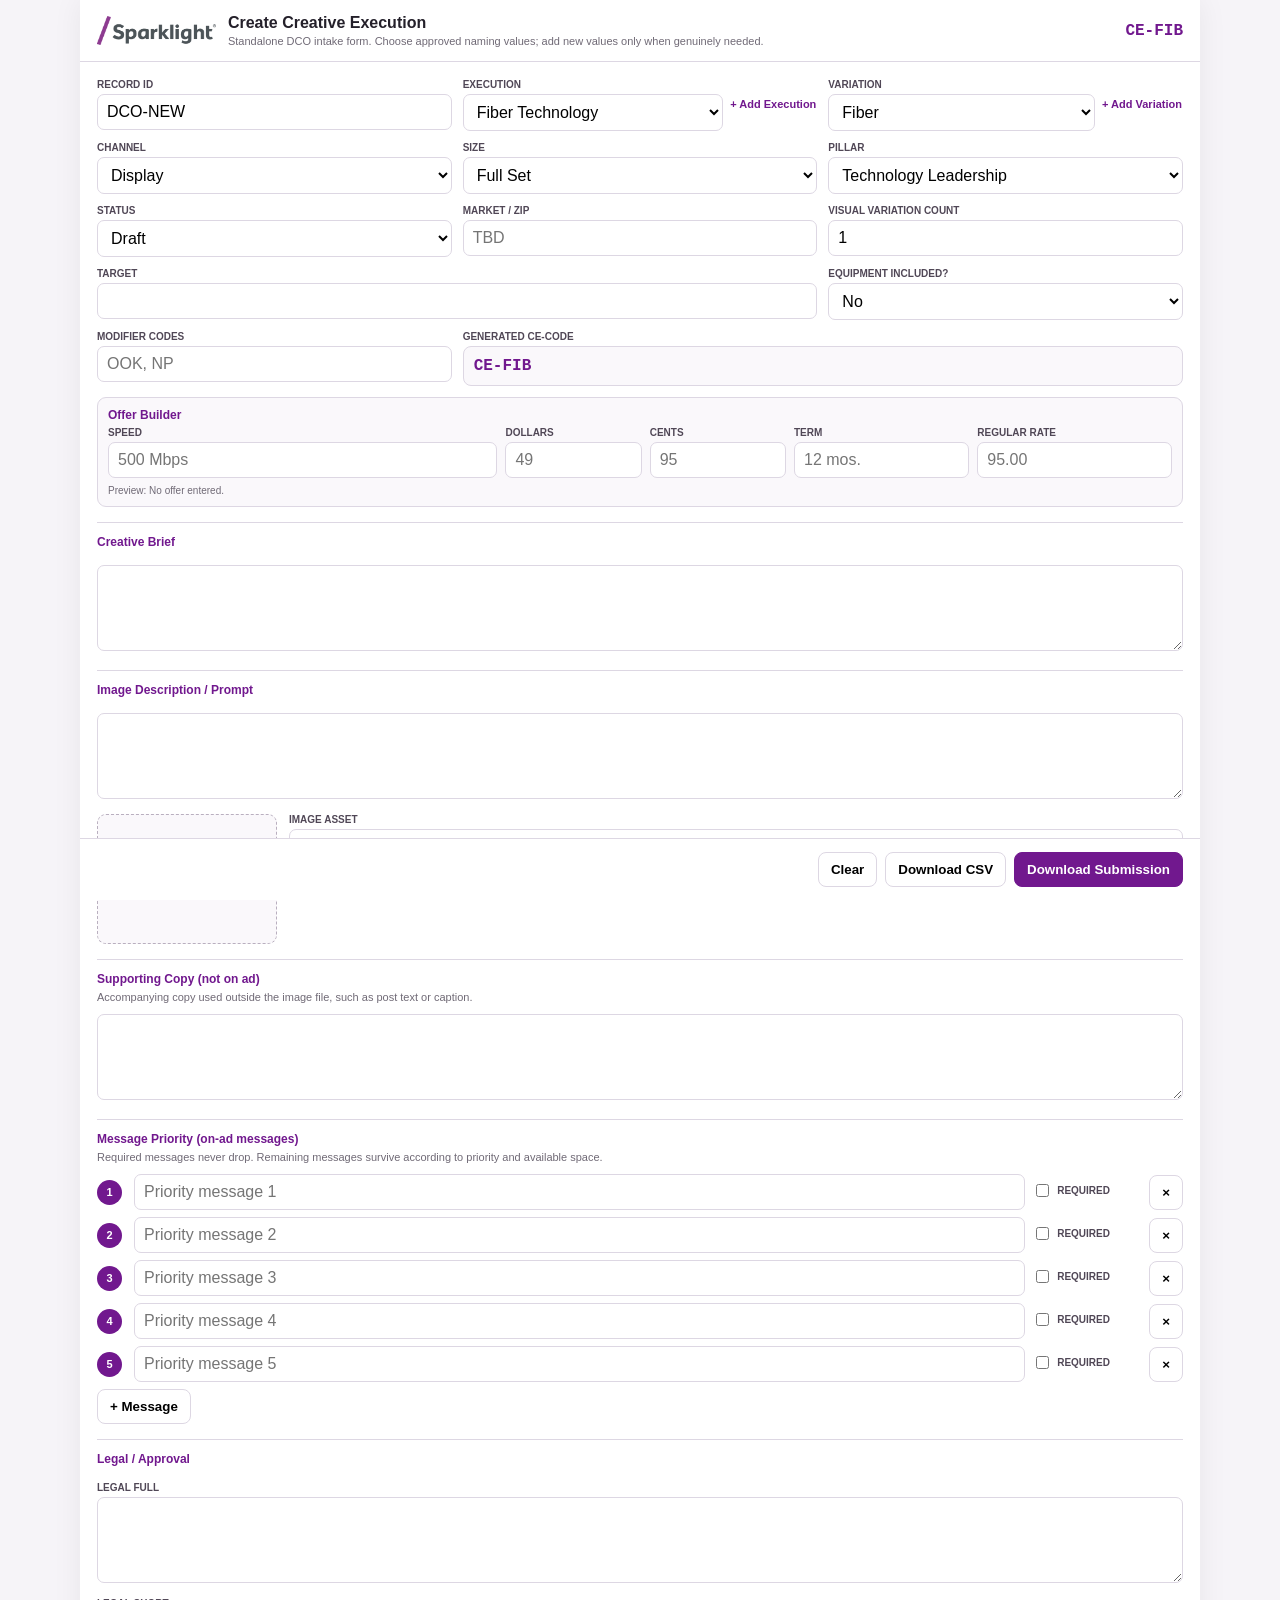
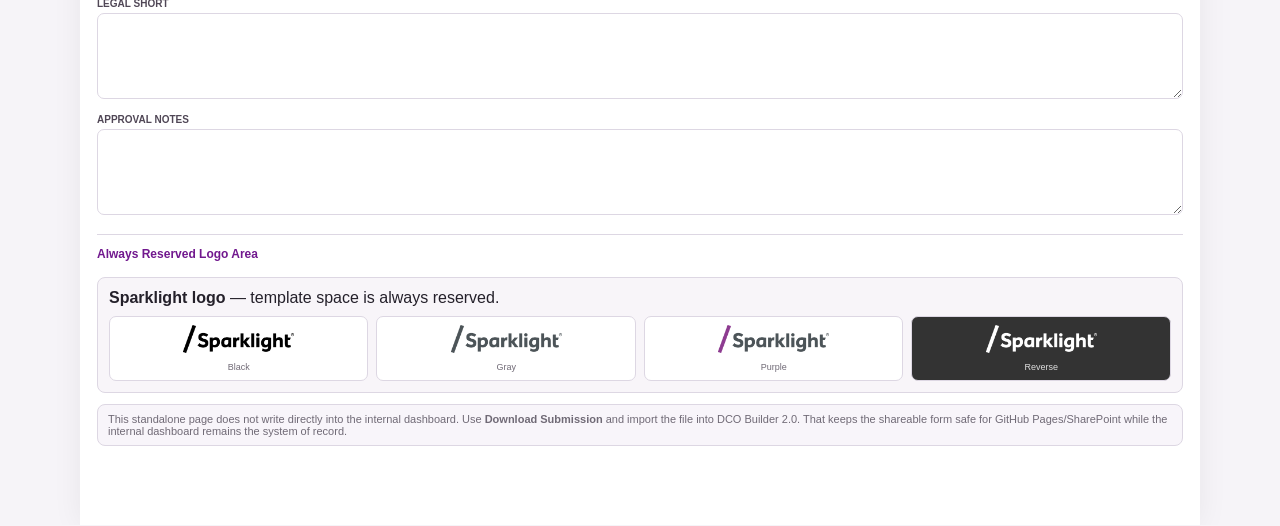
<file: CECreator.html>
<!doctype html>
<html lang="en">
<head>
<meta charset="utf-8">
<meta name="viewport" content="width=device-width,initial-scale=1">
<title>DCO Creative Execution Creator</title>
<style>
:root{--p:#71188e;--ink:#24202a;--muted:#706a76;--line:#ddd7e3;--bg:#f6f4f8;--soft:#f2eaf5}
*{box-sizing:border-box}body{margin:0;background:var(--bg);font-family:Segoe UI,Arial,sans-serif;color:var(--ink)}
.page{width:min(1120px,100%);margin:0 auto;background:#fff;min-height:100vh;box-shadow:0 0 28px #00000010}
.head{position:sticky;top:0;z-index:4;background:#fff;border-bottom:1px solid var(--line);padding:14px 17px;display:flex;justify-content:space-between;gap:12px;align-items:center}
.brand{display:flex;align-items:center;gap:12px}.brand img{height:30px;max-width:180px;object-fit:contain}.title{font-weight:800;font-size:16px}.sub{font-size:11px;color:var(--muted);margin-top:3px}
.body{padding:17px}.grid{display:grid;grid-template-columns:repeat(3,1fr);gap:11px}.wide{grid-column:span 3}.two{grid-column:span 2}
label{display:block;margin-bottom:4px;font-size:10px;font-weight:800;text-transform:uppercase;color:#504756}
input,select,textarea{width:100%;border:1px solid var(--line);border-radius:7px;padding:8px 9px;font:inherit;background:#fff}textarea{min-height:86px;resize:vertical}
button{border:1px solid var(--line);background:#fff;border-radius:8px;padding:9px 12px;font-weight:700;cursor:pointer}button.primary{background:var(--p);border-color:var(--p);color:#fff}button.link{border:0;background:transparent;color:var(--p);padding:4px 1px;font-size:11px}
.choice-row{display:grid;grid-template-columns:1fr auto;gap:6px;align-items:start}.section{grid-column:span 3;border-top:1px solid var(--line);padding-top:12px;margin-top:4px}.section-title{font-weight:800;color:var(--p);font-size:12px;margin-bottom:5px}
.cebox{background:#faf8fb;border:1px solid var(--line);border-radius:8px;padding:10px}.code{font-family:Consolas,monospace;font-weight:800;color:var(--p)}
.offer{grid-column:span 3;background:#faf8fb;border:1px solid var(--line);border-radius:9px;padding:10px}.offer-grid{display:grid;grid-template-columns:2fr .7fr .7fr .9fr 1fr;gap:8px;align-items:end}.previewline{font-size:10px;color:var(--muted);margin-top:7px}
.assetbox{display:grid;grid-template-columns:180px 1fr;gap:12px;align-items:start}.asset-preview{height:130px;border:1px dashed #b9afbf;border-radius:9px;background:#faf8fb;display:flex;align-items:center;justify-content:center;overflow:hidden;color:var(--muted);font-size:11px;text-align:center;padding:8px}.asset-preview img{width:100%;height:100%;object-fit:cover}.asset-tip{font-size:10px;color:var(--muted);margin-top:7px;line-height:1.4}
.msglist{display:flex;flex-direction:column;gap:7px}.msg{display:grid;grid-template-columns:30px 1fr 110px auto;gap:7px;align-items:center}.num{width:25px;height:25px;border-radius:50%;background:var(--p);color:#fff;display:flex;align-items:center;justify-content:center;font-size:11px;font-weight:800}.req{display:flex;align-items:center;gap:5px;font-size:10px;font-weight:700}.req input{width:auto}
.logo{background:#f8f5f9;border:1px solid var(--line);border-radius:8px;padding:11px}.logo-options{display:grid;grid-template-columns:repeat(4,1fr);gap:8px;margin-top:9px}.logo-card{background:#fff;border:1px solid var(--line);border-radius:7px;padding:8px;text-align:center}.logo-card.dark{background:#333}.logo-card img{max-width:100%;height:28px;object-fit:contain}.logo-card small{display:block;font-size:9px;color:var(--muted);margin-top:5px}.logo-card.dark small{color:#ddd}
.foot{position:sticky;bottom:0;background:#fff;border-top:1px solid var(--line);padding:13px 17px;display:flex;justify-content:flex-end;gap:8px}.notice{background:#f8f5fa;border:1px solid var(--line);border-radius:8px;padding:8px 10px;font-size:11px;color:var(--muted)}
@media(max-width:850px){.grid{grid-template-columns:1fr}.wide,.two,.section,.offer{grid-column:span 1}.offer-grid,.assetbox{grid-template-columns:1fr}.logo-options{grid-template-columns:repeat(2,1fr)}.msg{grid-template-columns:30px 1fr}.page{box-shadow:none}}
</style>
</head>
<body>
<div class="page">
<div class="head">
  <div class="brand"><img src="assets/Sparklight(R)-purple-rgb.png" alt="Sparklight" onerror="this.style.display='none'"><div><div class="title">Create Creative Execution</div><div class="sub">Standalone DCO intake form. Choose approved naming values; add new values only when genuinely needed.</div></div></div>
  <div class="code" id="topCode">CE-TBD</div>
</div>
<div class="body"><div class="grid">
  <div><label>Record ID</label><input id="RecordID" placeholder="DCO-NEW" value="DCO-NEW"></div>
  <div><label>Execution</label><div class="choice-row"><select id="Execution" onchange="executionChanged()"></select><button class="link" type="button" onclick="addExecution()">+ Add Execution</button></div></div>
  <div><label>Variation</label><div class="choice-row"><select id="Variation" onchange="refreshCE()"></select><button class="link" type="button" onclick="addVariation()">+ Add Variation</button></div></div>

  <div><label>Channel</label><select id="Channel"><option>Display</option><option>Social</option><option>Landing Page</option><option>Email</option><option>OLV</option><option>CTV</option></select></div>
  <div><label>Size</label><select id="Size"><option>Full Set</option><option>160x600</option><option>300x50</option><option>300x250</option><option>300x600</option><option>320x50</option><option>728x90</option><option>970x90</option><option>970x250</option></select></div>
  <div><label>Pillar</label><select id="Pillar"><option>Technology Leadership</option><option>Value and Included Benefits</option><option>Competitive Advantage</option><option>Market Events</option><option>Network Performance</option></select></div>

  <div><label>Status</label><select id="Status"><option>Draft</option><option>Current</option><option>Approved</option><option>Inactive</option></select></div>
  <div><label>Market / ZIP</label><input id="MarketZip" placeholder="TBD"></div>
  <div><label>Visual Variation Count</label><input id="VariationCount" type="number" min="1" value="1"></div>

  <div class="two"><label>Target</label><input id="Target"></div>
  <div><label>Equipment Included?</label><select id="EquipmentIncluded" onchange="refreshCE()"><option value="">No</option><option value="Y">Yes (EQ)</option></select></div>
  <div><label>Modifier Codes</label><input id="ModifierCodes" placeholder="OOK, NP" oninput="refreshCE()"></div>
  <div class="two"><label>Generated CE-Code</label><div class="cebox code" id="CECode">CE-TBD</div></div>

  <div class="offer"><div class="section-title">Offer Builder</div><div class="offer-grid">
    <div><label>Speed</label><input id="OfferSpeed" placeholder="500 Mbps"></div>
    <div><label>Dollars</label><input id="OfferDollars" inputmode="numeric" placeholder="49"></div>
    <div><label>Cents</label><input id="OfferCents" inputmode="numeric" placeholder="95"></div>
    <div><label>Term</label><input id="OfferTerm" placeholder="12 mos."></div>
    <div><label>Regular Rate</label><input id="OfferRegularRate" placeholder="95.00"></div>
  </div><div class="previewline" id="offerPreview">Preview: No offer entered.</div></div>

  <div class="section"><div class="section-title">Creative Brief</div></div>
  <div class="wide"><textarea id="CreativeBrief"></textarea></div>

  <div class="section"><div class="section-title">Image Description / Prompt</div></div>
  <div class="wide"><textarea id="ImagePrompt"></textarea></div>
  <div class="wide assetbox"><div class="asset-preview" id="imgPreview">No image selected</div><div><label>Image Asset</label><input id="ImageAsset" placeholder="uploads/example.jpg" oninput="showImage()"><div class="asset-tip">This public creator stores an image path/reference only. Actual file upload remains an internal DCO Builder function.</div></div></div>

  <div class="section"><div class="section-title">Supporting Copy (not on ad)</div><div class="sub">Accompanying copy used outside the image file, such as post text or caption.</div></div>
  <div class="wide"><textarea id="SupportingCopy"></textarea></div>

  <div class="section"><div class="section-title">Message Priority (on-ad messages)</div><div class="sub">Required messages never drop. Remaining messages survive according to priority and available space.</div></div>
  <div class="wide"><div id="messages" class="msglist"></div><button type="button" style="margin-top:7px" onclick="addMessage()">+ Message</button></div>

  <div class="section"><div class="section-title">Legal / Approval</div></div>
  <div class="wide"><label>Legal Full</label><textarea id="LegalFull"></textarea></div>
  <div class="wide"><label>Legal Short</label><textarea id="LegalShort"></textarea></div>
  <div class="wide"><label>Approval Notes</label><textarea id="ApprovalNotes"></textarea></div>

  <div class="section"><div class="section-title">Always Reserved Logo Area</div></div>
  <div class="wide logo"><strong>Sparklight logo</strong> — template space is always reserved.<div class="logo-options">
    <div class="logo-card"><img src="assets/Sparklight(R)-black-rgb.png" alt="Black"><small>Black</small></div>
    <div class="logo-card"><img src="assets/Sparklight(R)-gray-rgb.png" alt="Gray"><small>Gray</small></div>
    <div class="logo-card"><img src="assets/Sparklight(R)-purple-rgb.png" alt="Purple"><small>Purple</small></div>
    <div class="logo-card dark"><img src="assets/Sparklight(R)-reverse-rgb.png" alt="Reverse"><small>Reverse</small></div>
  </div></div>

  <div class="wide notice">This standalone page does not write directly into the internal dashboard. Use <b>Download Submission</b> and import the file into DCO Builder 2.0. That keeps the shareable form safe for GitHub Pages/SharePoint while the internal dashboard remains the system of record.</div>
</div></div>
<div class="foot"><button type="button" onclick="resetForm()">Clear</button><button type="button" onclick="downloadCSV()">Download CSV</button><button class="primary" type="button" onclick="downloadJSON()">Download Submission</button></div>
</div>
<script>
const DEFAULT_LIBRARY={
"Fiber Technology":{"code":"FIB","variations":{"Fiber":"FIB","Fiber for Streamers":"FIB-STR","Fiber for Gamers":"FIB-GMR"}},
"2 Gig Targeting":{"code":"2G","variations":{"2 Gig":"2G","2 Gig Multi User Household":"2G-MULTI"}},
"Equipment Included":{"code":"EQ","variations":{"Equipment Included":"EQ","Equipment Included Family Value":"EQ-FAM"}},
"Mobile Differentiator":{"code":"MOB","variations":{"Mobile 1 Year Free":"MOB-1Y","Mobile Three Benefits":"MOB-3BEN"}},
"Competitive Differentiation":{"code":"COMP","variations":{"eero Whole Home Coverage":"EERO-COV","eero Security":"EERO-SEC","eero Device Management":"EERO-MGT","eero Busy Connected Home":"EERO-BUSY","FWA 5G Faster Internet":"FW-FAST","FWA 5G Faster Upload":"FW-UP","FWA 5G Responsiveness":"FW-RSP","FWA 5G Reliability":"FW-REL","MetroNet":"MNET","Named Competitor Comparison":"COMP","DSL":"DSL","Starlink":"STAR"}},
"Superior Network Performance":{"code":"NET","variations":{"Opensignal Network Leadership":"NTWRK-OS","Reliability Work From Home":"REL-WFH","Reliability Family Everyday":"REL-FAM"}},
"Competitor Outage Response":{"code":"OUT","variations":{"Competitor Outage":"OUT","Local Support":"OUT-LOCAL"}}
};
let library=JSON.parse(localStorage.getItem('DCO2_creator_library')||'null')||DEFAULT_LIBRARY;
function E(s){return String(s??'').replace(/[&<>"']/g,m=>({'&':'&amp;','<':'&lt;','>':'&gt;','"':'&quot;',"'":'&#39;'}[m]))}
function ceCode(){let ex=document.getElementById('Execution').value,v=document.getElementById('Variation').value,eq=document.getElementById('EquipmentIncluded').value,mods=document.getElementById('ModifierCodes').value;let code=library[ex]?.variations?.[v]||String(v||'TBD').toUpperCase().replace(/[^A-Z0-9]+/g,'-').replace(/^-|-$/g,'');let parts=['CE',...code.split('-').filter(Boolean)];if(eq==='Y'&&parts[parts.length-1]!=='EQ')parts.push('EQ');String(mods||'').split(',').map(x=>x.toUpperCase().replace(/[^A-Z0-9]+/g,'')).filter(Boolean).forEach(m=>{if(!parts.includes(m))parts.push(m)});return parts.join('-')}
function buildExecution(sel=''){let s=document.getElementById('Execution');s.innerHTML=Object.keys(library).map(x=>`<option ${x===sel?'selected':''}>${E(x)}</option>`).join('');executionChanged()}
function executionChanged(){let ex=document.getElementById('Execution').value,v=document.getElementById('Variation'),cur=v.value;let vars=Object.keys(library[ex]?.variations||{});v.innerHTML=vars.map(x=>`<option ${x===cur?'selected':''}>${E(x)}</option>`).join('');refreshCE()}
function refreshCE(){let code=ceCode();document.getElementById('CECode').textContent=code;document.getElementById('topCode').textContent=code}
function addExecution(){let name=prompt('New Execution name:');if(!name)return;name=name.trim();if(!name)return;let code=(prompt('Short execution code:',name.toUpperCase().replace(/[^A-Z0-9]+/g,'-').replace(/^-|-$/g,'').slice(0,10))||'').trim();library[name]={code,variations:{}};persistLib();buildExecution(name);document.getElementById('Execution').value=name;addVariation()}
function addVariation(){let ex=document.getElementById('Execution').value;if(!ex)return;let name=prompt(`New Variation under ${ex}:`);if(!name)return;name=name.trim();if(!name)return;let code=(prompt('Short variation code used in CE-Code:',name.toUpperCase().replace(/[^A-Z0-9]+/g,'-').replace(/^-|-$/g,'').slice(0,16))||'').trim();library[ex].variations[name]=code;persistLib();executionChanged();document.getElementById('Variation').value=name;refreshCE()}
function persistLib(){localStorage.setItem('DCO2_creator_library',JSON.stringify(library))}
function addMessage(m={priority:'',required:false,message:''}){let box=document.getElementById('messages'),n=box.children.length+1,d=document.createElement('div');d.className='msg';d.innerHTML=`<div class="num">${n}</div><input class="mt" value="${E(m.message||'')}" placeholder="Priority message ${n}"><label class="req"><input class="mr" type="checkbox" ${m.required?'checked':''}> REQUIRED</label><button type="button" onclick="this.parentElement.remove();renumber()">×</button>`;box.appendChild(d)}
function renumber(){[...document.querySelectorAll('.msg .num')].forEach((x,i)=>x.textContent=i+1)}
function getMessages(){return [...document.querySelectorAll('#messages .msg')].map((d,i)=>({Priority:i+1,Required:d.querySelector('.mr').checked?'1':'0',Message:d.querySelector('.mt').value.trim()})).filter(x=>x.Message)}
function value(id){return document.getElementById(id).value.trim()}
function offerPrice(){let d=value('OfferDollars'),c=value('OfferCents');if(!d&&!c)return'';return `${d||'0'}.${String(c||'00').padStart(2,'0').slice(0,2)}`}
function buildSubmission(){return {schema:'DCO-Creative-Submission-2.0',submittedAt:new Date().toISOString(),creative:{RecordID:value('RecordID'),Execution:value('Execution'),Variation:value('Variation'),EquipmentIncluded:value('EquipmentIncluded'),ModifierCodes:value('ModifierCodes'),CECode:document.getElementById('CECode').textContent,VariationCount:String(Math.max(1,parseInt(value('VariationCount')||'1'))),Pillar:value('Pillar'),Target:value('Target'),MarketZip:value('MarketZip'),Channel:value('Channel'),Size:value('Size'),Status:value('Status'),CreativeBrief:value('CreativeBrief'),ImagePrompt:value('ImagePrompt'),ImageAsset:value('ImageAsset'),SupportingCopy:value('SupportingCopy'),OfferSpeed:value('OfferSpeed'),OfferPrice:offerPrice(),OfferTerm:value('OfferTerm'),OfferRegularRate:value('OfferRegularRate'),LegalFull:value('LegalFull'),LegalShort:value('LegalShort'),ApprovalNotes:value('ApprovalNotes')},messages:getMessages()}}
function downloadBlob(name,text,type){let a=document.createElement('a');a.href=URL.createObjectURL(new Blob([text],{type}));a.download=name;a.click();setTimeout(()=>URL.revokeObjectURL(a.href),1000)}
function downloadJSON(){let p=buildSubmission(),name=(p.creative.CECode||'CE-Submission')+'.json';downloadBlob(name,JSON.stringify(p,null,2),'application/json')}
function csvEscape(v){v=String(v??'');return /[",\n]/.test(v)?'"'+v.replace(/"/g,'""')+'"':v}
function downloadCSV(){let p=buildSubmission(),r=p.creative;r.MessagesJSON=JSON.stringify(p.messages);let h=Object.keys(r),txt=h.join(',')+'\n'+h.map(k=>csvEscape(r[k])).join(',');downloadBlob((r.CECode||'CE-Submission')+'.csv',txt,'text/csv')}
function showImage(){let path=value('ImageAsset'),p=document.getElementById('imgPreview');p.innerHTML=path?`<img src="${E(path)}" onerror="this.parentElement.textContent='Image path set'">`:'No image selected'}
function resetForm(){if(!confirm('Clear this form?'))return;document.querySelectorAll('input,textarea').forEach(e=>{if(e.id==='RecordID')e.value='DCO-NEW';else if(e.id==='VariationCount')e.value='1';else e.value=''});document.getElementById('Status').value='Draft';document.getElementById('EquipmentIncluded').value='';document.getElementById('messages').innerHTML='';for(let i=0;i<5;i++)addMessage();refreshCE();showImage()}
['OfferSpeed','OfferDollars','OfferCents','OfferTerm','OfferRegularRate'].forEach(id=>document.addEventListener('input',e=>{if(e.target.id===id){let p=offerPrice(),s=value('OfferSpeed'),t=value('OfferTerm'),r=value('OfferRegularRate');document.getElementById('offerPreview').textContent=(s||p||t||r)?`Preview: ${s||'Internet'}${p?' for $'+p:''}${t?' per mo. for '+t:''}${r?' · Reg. rate $'+r:''}`:'Preview: No offer entered.'}}));
buildExecution();for(let i=0;i<5;i++)addMessage();refreshCE();
</script>
</body></html>
</file>
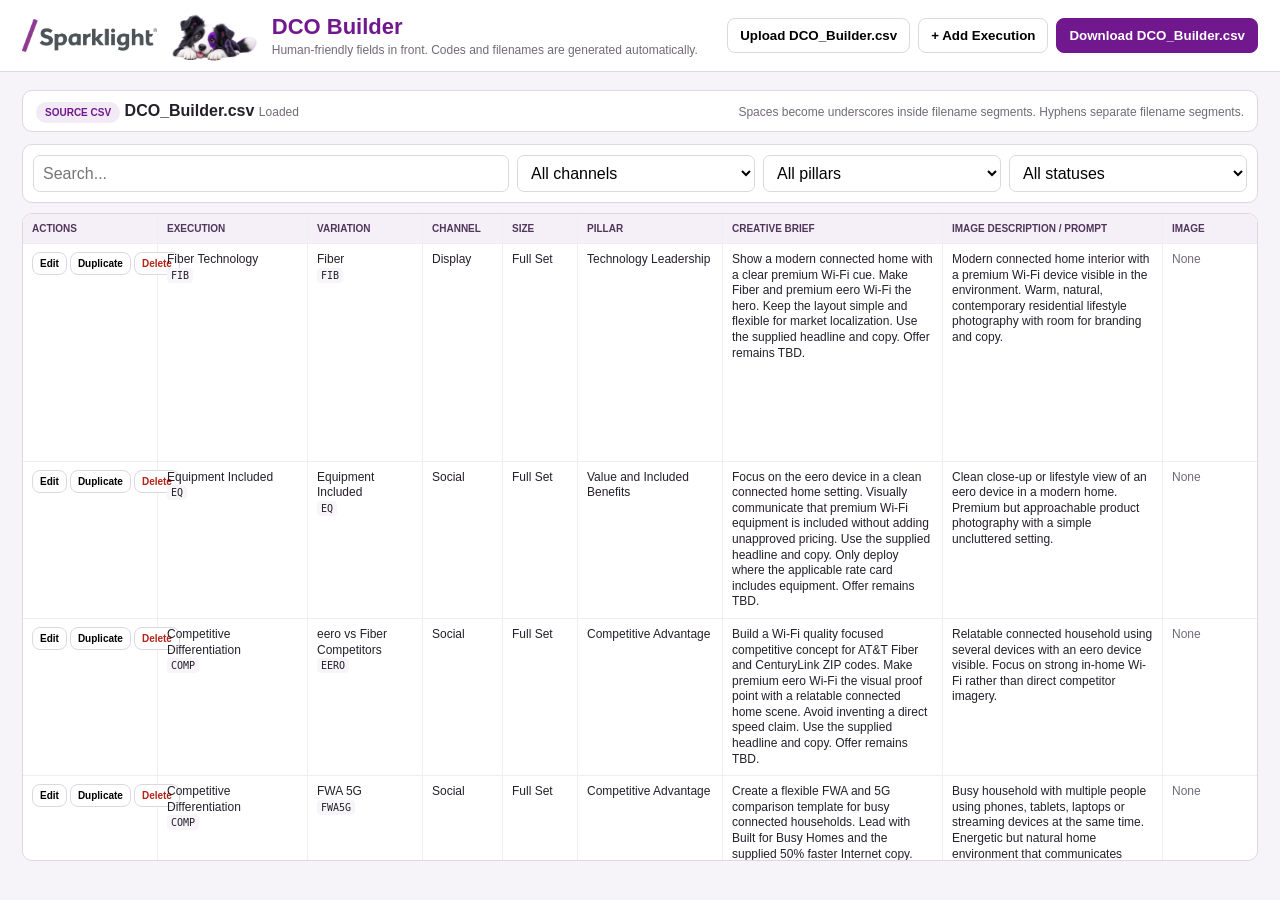
<file: DCO_Builder_2.0.html>
<!doctype html>
<html lang="en">
<head>
<meta charset="utf-8"><meta name="viewport" content="width=device-width,initial-scale=1">
<title>DCO Builder</title>
<style>
:root{--p:#71188e;--ink:#24202a;--muted:#706a76;--line:#ddd7e3;--bg:#f6f4f8;--soft:#f2eaf5;--danger:#b42318}
*{box-sizing:border-box} body{margin:0;background:var(--bg);font-family:Inter,Segoe UI,Arial,sans-serif;color:var(--ink)}
header{position:sticky;top:0;z-index:10;background:#fff;border-bottom:1px solid var(--line);padding:14px 22px}
.top{display:flex;justify-content:space-between;align-items:center;gap:14px;flex-wrap:wrap}
.brand-wrap{display:flex;align-items:center;gap:14px}
.brand-logo{height:34px;max-width:220px;object-fit:contain}
.header-mascot{height:58px;max-width:110px;object-fit:contain;object-position:center bottom;display:block;margin:-8px 0 -14px 0}
h1{margin:0;color:var(--p);font-size:22px} .sub{font-size:12px;color:var(--muted);margin-top:3px}
button{border:1px solid var(--line);background:#fff;border-radius:8px;padding:9px 12px;font-weight:700;cursor:pointer}
button.primary{background:var(--p);border-color:var(--p);color:#fff} button.danger{color:var(--danger)} .actions{display:flex;gap:8px;flex-wrap:wrap}
main{padding:18px 22px 34px} .source{background:#fff;border:1px solid var(--line);border-radius:10px;padding:11px 13px;margin-bottom:12px;display:flex;justify-content:space-between;gap:12px;flex-wrap:wrap}
.pill{background:var(--soft);color:var(--p);padding:5px 9px;border-radius:999px;font-size:10px;font-weight:800}
.toolbar{display:grid;grid-template-columns:2fr repeat(3,1fr);gap:8px;background:#fff;border:1px solid var(--line);border-radius:10px;padding:10px;margin-bottom:10px}
input,select,textarea{width:100%;border:1px solid var(--line);border-radius:7px;padding:8px 9px;font:inherit;background:#fff} textarea{min-height:86px;resize:vertical}
.tablewrap{background:#fff;border:1px solid var(--line);border-radius:10px;overflow:auto;max-height:72vh}
table{border-collapse:separate;border-spacing:0;width:100%;min-width:1780px;font-size:12px;table-layout:fixed}
th,td{padding:8px 9px;border-bottom:1px solid #eee;border-right:1px solid #f1eef3;vertical-align:top;white-space:normal;overflow-wrap:anywhere;line-height:1.3}
th{position:sticky;top:0;background:#f5eff8;text-align:left;color:#50365a;font-size:10px;text-transform:uppercase;z-index:2}
.rowbtns{white-space:nowrap} .rowbtns button{padding:5px 7px;font-size:10px;margin-right:3px}
.code{font-family:ui-monospace,SFMono-Regular,Consolas,monospace;background:#f8f5fa;border-radius:4px;padding:2px 4px;font-size:10px}
.details{font-size:11px;line-height:1.4} .filename{font-family:ui-monospace,SFMono-Regular,Consolas,monospace;font-size:10px;display:block;margin:3px 0}
.thumb{width:90px;height:58px;border:1px solid var(--line);border-radius:6px;object-fit:cover;background:#fafafa}
.modal{display:none;position:fixed;inset:0;background:rgba(18,13,22,.46);z-index:50;align-items:center;justify-content:center;padding:18px} .modal.open{display:flex}
.dialog{width:min(1120px,97vw);max-height:94vh;overflow:auto;background:#fff;border-radius:13px;box-shadow:0 28px 70px rgba(0,0,0,.26)}
.dhead,.dfoot{position:sticky;background:#fff;z-index:3;display:flex;align-items:center;justify-content:space-between;gap:10px;padding:14px 17px}
.dhead{top:0;border-bottom:1px solid var(--line)} .dfoot{bottom:0;border-top:1px solid var(--line);justify-content:flex-end}
.dbody{padding:17px} .grid{display:grid;grid-template-columns:repeat(3,1fr);gap:11px} .wide{grid-column:span 3} .two{grid-column:span 2}
label{display:block;margin-bottom:4px;font-size:10px;font-weight:800;text-transform:uppercase;color:#504756}
.section{grid-column:span 3;border-top:1px solid var(--line);padding-top:12px;margin-top:4px} .section-title{font-weight:800;color:var(--p);font-size:12px;margin-bottom:4px}
.codebox{background:#faf8fb;border:1px solid var(--line);border-radius:8px;padding:9px 10px} .codebox .row{display:flex;gap:8px;align-items:center;justify-content:space-between}
.size-note{margin-top:5px;padding:6px 8px;background:#faf8fb;border:1px solid var(--line);border-radius:7px;font-size:9px;line-height:1.2;color:var(--muted)}
.assetbox{display:grid;grid-template-columns:180px 1fr;gap:12px;align-items:start} .asset-preview{height:130px;border:1px dashed #b9afbf;border-radius:9px;background:#faf8fb;display:flex;align-items:center;justify-content:center;overflow:hidden;color:var(--muted);font-size:11px;text-align:center;padding:8px}
.asset-preview img{width:100%;height:100%;object-fit:cover} .asset-actions{display:flex;gap:7px;flex-wrap:wrap;margin-top:8px} .asset-tip{font-size:11px;color:var(--muted);line-height:1.45;margin-top:7px}
.msglist{display:flex;flex-direction:column;gap:7px} .msg{display:grid;grid-template-columns:30px 1fr 120px auto;gap:7px;align-items:center} .num{width:25px;height:25px;border-radius:50%;background:var(--p);color:#fff;display:flex;align-items:center;justify-content:center;font-size:11px;font-weight:800}
.req{display:flex;align-items:center;gap:6px;font-size:11px;font-weight:700;color:#55485b} .req input{width:auto} .msg button{padding:5px 7px}
.logo{background:#f8f5f9;border:1px solid var(--line);border-radius:8px;padding:11px} .logo-options{display:grid;grid-template-columns:repeat(4,1fr);gap:8px;margin-top:9px} .logo-card{background:#fff;border:1px solid var(--line);border-radius:7px;padding:8px;text-align:center} .logo-card.dark{background:#333} .logo-card img{max-width:100%;height:28px;object-fit:contain} .logo-card small{display:block;font-size:9px;color:var(--muted);margin-top:5px} .logo-card.dark small{color:#ddd}
.logic{display:grid;grid-template-columns:1fr 1fr;gap:10px} .logicbox{background:#faf8fb;border:1px solid var(--line);border-radius:8px;padding:10px;font-size:11px;line-height:1.45} .logicbox strong{color:var(--p)}
.hidden{display:none}
@media(max-width:900px){.toolbar{grid-template-columns:1fr 1fr}.grid{grid-template-columns:1fr}.wide,.two,.section{grid-column:span 1}.msg{grid-template-columns:30px 1fr}.logic{grid-template-columns:1fr}.assetbox{grid-template-columns:1fr}}
</style>
</head>
<body>
<header><div class="top">
<div class="brand-wrap"><img class="brand-logo" src="assets/Sparklight(R)-purple-rgb.png" alt="Sparklight" onerror="this.style.display='none'"><img class="header-mascot" src="assets/HeaderMascot.png" alt="" aria-hidden="true" onerror="this.style.display='none'"><div><h1>DCO Builder</h1><div class="sub">Human-friendly fields in front. Codes and filenames are generated automatically.</div></div></div>
<div class="actions"><button onclick="document.getElementById('file').click()">Upload DCO_Builder.csv</button><input id="file" class="hidden" type="file" accept=".csv"><button onclick="addRow()">+ Add Execution</button><button class="primary" onclick="downloadCSV()">Download DCO_Builder.csv</button></div>
</div></header>

<main>
<div class="source"><div><span class="pill">SOURCE CSV</span> <strong>DCO_Builder.csv</strong> <span class="sub" id="dirty">Loaded</span></div>
<div class="sub">Spaces become underscores inside filename segments. Hyphens separate filename segments.</div></div>

<div class="toolbar"><input id="search" placeholder="Search..." oninput="render()"><select id="fc" onchange="render()"><option value="">All channels</option></select><select id="fp" onchange="render()"><option value="">All pillars</option></select><select id="fs" onchange="render()"><option value="">All statuses</option></select></div>

<div class="tablewrap"><table><thead><tr>
<th style="width:135px">Actions</th><th style="width:150px">Execution</th><th style="width:115px">Variation</th><th style="width:80px">Channel</th><th style="width:75px">Size</th><th style="width:145px">Pillar</th>
<th style="width:220px">Creative Brief</th><th style="width:220px">Image Description / Prompt</th><th style="width:115px">Image</th><th style="width:220px">Supporting Copy</th><th style="width:80px">Status</th><th style="width:260px">Details</th>
</tr></thead><tbody id="tbody"></tbody></table></div>
</main>

<div class="modal" id="modal"><div class="dialog">
<div class="dhead"><div><strong id="title">Edit Creative Execution</strong><div class="sub">Write the human name. The short code updates automatically.</div></div><button onclick="closeM()">✕</button></div>
<div class="dbody"><div class="grid">

<div><label>Execution</label><input data-f="Execution" oninput="autoCodes()"></div>
<div><label>Variation</label><input data-f="Variation" oninput="autoCodes()"></div>
<div class="codebox"><label>Generated Codes</label><div class="row"><span class="code" id="execCodePreview"></span><span class="code" id="varCodePreview"></span></div></div>

<div><label>Channel</label><select data-f="Channel" onchange="refreshSizes()"><option>Display</option><option>Social</option><option>Landing Page</option><option>Email</option></select></div>
<div><label>Size</label><select data-f="Size" onchange="logic();updateFilenamePreview()"></select><div id="sizeNote" class="size-note"></div></div>
<div><label>Status</label><select data-f="Status" onchange="statusChanged()"><option>Current</option><option>Future</option><option>Retired</option></select></div>

<div><label>Pillar</label><select data-f="Pillar"></select></div><div><label>Category</label><input data-f="Category"></div><div><label>Market Zip</label><input data-f="Market_Zip"></div>
<div class="two"><label>Target</label><input data-f="Target"></div><div><label>Offer</label><input data-f="Offer"></div>
<div id="startWrap" class="hidden"><label>Start Date</label><input data-f="Start_Date" type="date"></div>
<div id="endWrap" class="hidden"><label>End Date</label><input data-f="End_Date" type="date"></div>

<div class="section"><div class="section-title">Creative Brief</div></div>
<div class="wide"><textarea data-f="Creative_Brief"></textarea></div>

<div class="section"><div class="section-title">Image Description / Prompt</div></div>
<div class="wide"><textarea data-f="Image_Description_Prompt"></textarea></div>

<div class="wide assetbox"><div id="assetPreview" class="asset-preview">No image selected</div><div><label>Image Asset</label><input data-f="Image_Asset" placeholder="assets/example.jpg"><div class="asset-actions"><button type="button" onclick="document.getElementById('imageFile').click()">Choose Image</button><input id="imageFile" class="hidden" type="file" accept="image/*"><button type="button" onclick="clearImage()">Clear</button></div><div class="asset-tip">The CSV stores the selected image as an <strong>assets/filename.ext</strong> path. Keep the actual file in the project assets folder.</div></div></div>

<div class="section"><div class="section-title">Supporting Copy <span class="sub">(not on ad)</span></div>
<div class="sub">Accompanying copy used outside the image file, such as the post text or caption that runs with a Social ad.</div></div>
<div class="wide"><textarea data-f="Supporting_Copy"></textarea></div>

<div class="section"><div class="section-title">Message Priority <span class="sub">(on-ad messages)</span></div>
<div class="sub">Required messages never drop. Remaining messages survive according to priority and available space.</div></div>
<div class="wide"><div id="msgs" class="msglist"></div></div>

<div class="section"><div class="section-title">Always Reserved Logo Area</div></div>
<div class="wide logo"><strong>Sparklight logo</strong> — template space is always reserved.
<div class="logo-options">
<div class="logo-card"><img src="assets/Sparklight(R)-black-rgb.png"><small>Black</small></div>
<div class="logo-card"><img src="assets/Sparklight(R)-gray-rgb.png"><small>Gray</small></div>
<div class="logo-card"><img src="assets/Sparklight(R)-purple-rgb.png"><small>Purple</small></div>
<div class="logo-card dark"><img src="assets/Sparklight(R)-reverse-rgb.png"><small>Reverse</small></div>
</div></div>

<div class="section"><div class="section-title">Legal</div></div>
<div class="wide"><label>Full Legal</label><textarea data-f="Legal_Full"></textarea></div><div class="wide"><label>Short Legal</label><textarea data-f="Legal_Short"></textarea></div><div class="wide"><label>Approval Notes</label><textarea data-f="Approval_Notes"></textarea></div>

<div class="section"><div class="section-title">Filename Preview</div><div class="sub">Format: DCO-Channel_Size-Execution-Variation</div></div>
<div class="wide logicbox" id="filenamePreview"></div>

</div></div>
<div class="dfoot"><button onclick="closeM()">Cancel</button><button class="primary" onclick="save()">Save Execution</button></div>
</div></div>

<script>
const SEED=[{"Execution": "Fiber Technology", "Execution_Code": "FIB", "Variation": "Fiber", "Variation_Code": "FIB", "Pillar": "Technology Leadership", "Category": "Fiber Technology", "Target": "Fiber enabled expansion markets and ZIP codes over indexing to fiber", "Market_Zip": "TBD", "Offer": "TBD", "Channel": "Display", "Size": "Full Set", "Status": "Planned", "Creative_Brief": "Show a modern connected home with a clear premium Wi-Fi cue. Make Fiber and premium eero Wi-Fi the hero. Keep the layout simple and flexible for market localization. Use the supplied headline and copy. Offer remains TBD.", "Image_Description_Prompt": "Modern connected home interior with a premium Wi-Fi device visible in the environment. Warm, natural, contemporary residential lifestyle photography with room for branding and copy.", "Image_Asset": "", "Supporting_Copy": "Experience Sparklight Fiber with Better Wi-Fi.", "Legal_Full": "", "Legal_Short": "", "Approval_Notes": "Localize by market name where feasible.", "Message_1": "Fiber Internet. Premium eero Wi-Fi.", "Message_1_Required": "1", "Message_2": "", "Message_2_Required": "0", "Message_3": "", "Message_3_Required": "0", "Message_4": "", "Message_4_Required": "0", "Message_5": "", "Message_5_Required": "0", "Message_6": "", "Message_6_Required": "0"}, {"Execution": "Equipment Included", "Execution_Code": "EQ", "Variation": "Equipment Included", "Variation_Code": "EQ", "Pillar": "Value and Included Benefits", "Category": "Equipment Included", "Target": "Rate cards that include equipment", "Market_Zip": "TBD", "Offer": "TBD", "Channel": "Social", "Size": "Full Set", "Status": "Planned", "Creative_Brief": "Focus on the eero device in a clean connected home setting. Visually communicate that premium Wi-Fi equipment is included without adding unapproved pricing. Use the supplied headline and copy. Only deploy where the applicable rate card includes equipment. Offer remains TBD.", "Image_Description_Prompt": "Clean close-up or lifestyle view of an eero device in a modern home. Premium but approachable product photography with a simple uncluttered setting.", "Image_Asset": "", "Supporting_Copy": "No extra monthly equipment fees.", "Legal_Full": "", "Legal_Short": "", "Approval_Notes": "", "Message_1": "Powerful eero Wi-Fi. Included.", "Message_1_Required": "1", "Message_2": "", "Message_2_Required": "0", "Message_3": "", "Message_3_Required": "0", "Message_4": "", "Message_4_Required": "0", "Message_5": "", "Message_5_Required": "0", "Message_6": "", "Message_6_Required": "0"}, {"Execution": "Competitive Differentiation", "Execution_Code": "COMP", "Variation": "eero vs Fiber Competitors", "Variation_Code": "EERO", "Pillar": "Competitive Advantage", "Category": "Competitive Differentiation", "Target": "eero vs ATT Fiber and CenturyLink ZIP codes", "Market_Zip": "TBD", "Offer": "TBD", "Channel": "Social", "Size": "Full Set", "Status": "Planned", "Creative_Brief": "Build a Wi-Fi quality focused competitive concept for AT&T Fiber and CenturyLink ZIP codes. Make premium eero Wi-Fi the visual proof point with a relatable connected home scene. Avoid inventing a direct speed claim. Use the supplied headline and copy. Offer remains TBD.", "Image_Description_Prompt": "Relatable connected household using several devices with an eero device visible. Focus on strong in-home Wi-Fi rather than direct competitor imagery.", "Image_Asset": "", "Supporting_Copy": "Get award-winning eero Wi-Fi with Sparklight.", "Legal_Full": "", "Legal_Short": "", "Approval_Notes": "", "Message_1": "Your Internet Is Only As Good As Your Wi-Fi", "Message_1_Required": "1", "Message_2": "", "Message_2_Required": "0", "Message_3": "", "Message_3_Required": "0", "Message_4": "", "Message_4_Required": "0", "Message_5": "", "Message_5_Required": "0", "Message_6": "", "Message_6_Required": "0"}, {"Execution": "Competitive Differentiation", "Execution_Code": "COMP", "Variation": "FWA 5G", "Variation_Code": "FWA5G", "Pillar": "Competitive Advantage", "Category": "Competitive Differentiation", "Target": "Markets with high fixed wireless adoption and broad use across MSO", "Market_Zip": "TBD", "Offer": "TBD", "Channel": "Social", "Size": "Full Set", "Status": "Planned", "Creative_Brief": "Create a flexible FWA and 5G comparison template for busy connected households. Lead with Built for Busy Homes and the supplied 50% faster Internet copy. The creative system should be able to support the four approved blanket claim directions: 50% faster Internet, 73% faster uploads, 42% more responsive Internet and 11% more reliable Internet. Treat the Ookla support and disclaimer as required claim context. Offer remains TBD.", "Image_Description_Prompt": "Busy household with multiple people using phones, tablets, laptops or streaming devices at the same time. Energetic but natural home environment that communicates heavy connectivity.", "Image_Asset": "", "Supporting_Copy": "Sparklight delivers 50% faster Internet speeds than 5G Home Internet.*", "Legal_Full": "Based on Sparklight's analysis of Ookla Speedtest Intelligence data during H1 2026 in Sparklight's footprint. Ookla trademarks used under license and reprinted with permission.", "Legal_Short": "TBD - Approved short legal version required.", "Approval_Notes": "Ookla support required. Follow up is pending on the wording Sparklight's analysis.", "Message_1": "Built for Busy Homes", "Message_1_Required": "1", "Message_2": "Sparklight has 50% faster internet speeds than FWA and 5G Home Internet", "Message_2_Required": "0", "Message_3": "Sparklight has 73% faster upload speeds than FWA and 5G Home Internet", "Message_3_Required": "0", "Message_4": "Sparklight has 42% more responsive internet speeds than FWA and 5G Home Internet", "Message_4_Required": "0", "Message_5": "Sparklight has 11% more reliable internet speeds than FWA and 5G Home Internet.", "Message_5_Required": "0", "Message_6": "", "Message_6_Required": "0"}, {"Execution": "Competitive Differentiation", "Execution_Code": "COMP", "Variation": "MetroNet", "Variation_Code": "MET_VIN", "Pillar": "Competitive Advantage", "Category": "Competitive Differentiation", "Target": "MetroNet comparison", "Market_Zip": "Vincennes_IN", "Offer": "TBD", "Channel": "Social", "Size": "Full Set", "Status": "Planned", "Creative_Brief": "Build a Vincennes specific competitive speed concept. Show a household with multiple people or devices to reinforce Enough Internet For Everyone, while making the fastest download speeds in Vincennes claim prominent. Use the supplied headline and copy and reserve space for the Ookla disclaimer. Offer remains TBD.", "Image_Description_Prompt": "Household with multiple people and connected devices in use at once. Comfortable everyday home setting that suggests enough bandwidth for everyone.", "Image_Asset": "", "Supporting_Copy": "Powered By The Fastest Download Speeds In Vincennes*.", "Legal_Full": "Based on Ookla Speedtest Intelligence data for 1H 2026. Ookla trademarks used under license and reprinted with permission.", "Legal_Short": "TBD - Approved short legal version required.", "Approval_Notes": "Ookla claim.", "Message_1": "Enough Internet For Everyone", "Message_1_Required": "1", "Message_2": "Fastest download speeds in Vincennes based on Ookla Speedtest Intelligence data for 1H 2026.", "Message_2_Required": "0", "Message_3": "", "Message_3_Required": "0", "Message_4": "", "Message_4_Required": "0", "Message_5": "", "Message_5_Required": "0", "Message_6": "", "Message_6_Required": "0"}, {"Execution": "Competitive Differentiation", "Execution_Code": "COMP", "Variation": "CenturyLink", "Variation_Code": "CTL_BOI", "Pillar": "Competitive Advantage", "Category": "Competitive Differentiation", "Target": "CenturyLink comparison", "Market_Zip": "Boise_ID", "Offer": "TBD", "Channel": "Social", "Size": "Full Set", "Status": "Planned", "Creative_Brief": "Create a Boise competitive comparison against CenturyLink. Make the faster download speed claim the main message and support it visually with Gig Internet and premium eero Wi-Fi. Keep the comparison clean rather than overly aggressive. Use the supplied headline and copy and reserve space for the Ookla disclaimer. Offer remains TBD.", "Image_Description_Prompt": "Modern household using multiple connected devices with a premium Wi-Fi device visible. Clean, confident lifestyle imagery suitable for a speed comparison message.", "Image_Asset": "", "Supporting_Copy": "Upgrade to Gig speed Internet with premium eero Wi-Fi.", "Legal_Full": "Based on Ookla Speedtest Intelligence data for 1H 2026. Ookla trademarks used under license and reprinted with permission.", "Legal_Short": "TBD - Approved short legal version required.", "Approval_Notes": "Ookla claim.", "Message_1": "Sparklight Download Speeds Are Faster Than CenturyLink*", "Message_1_Required": "1", "Message_2": "Sparklight download speeds are faster than CenturyLink based on Ookla Speedtest Intelligence data for 1H 2026.", "Message_2_Required": "0", "Message_3": "", "Message_3_Required": "0", "Message_4": "", "Message_4_Required": "0", "Message_5": "", "Message_5_Required": "0", "Message_6": "", "Message_6_Required": "0"}, {"Execution": "Competitive Differentiation", "Execution_Code": "COMP", "Variation": "Plateau", "Variation_Code": "PLAT_ROS", "Pillar": "Competitive Advantage", "Category": "Competitive Differentiation", "Target": "Plateau comparison", "Market_Zip": "Roswell_NM", "Offer": "TBD", "Channel": "Social", "Size": "Full Set", "Status": "Planned", "Creative_Brief": "Create a Roswell competitive comparison against Plateau. Make the faster download speed claim the primary message and support it with Gig Internet and premium eero Wi-Fi imagery. Use the supplied headline and copy and reserve space for the Ookla disclaimer. Route the finished creative to Ookla for review and approval. Offer remains TBD.", "Image_Description_Prompt": "Modern connected household with multiple devices and a premium Wi-Fi device visible. Confident, clean lifestyle imagery suitable for a faster-download message.", "Image_Asset": "", "Supporting_Copy": "Upgrade to Gig speed Internet with premium eero Wi-Fi.", "Legal_Full": "Based on Ookla Speedtest Intelligence data for 1H 2026. Ookla trademarks used under license and reprinted with permission.", "Legal_Short": "TBD - Approved short legal version required.", "Approval_Notes": "Ookla claim. Ookla must review and approve creative.", "Message_1": "Sparklight Download Speeds Are Faster Than Plateau*", "Message_1_Required": "1", "Message_2": "Sparklight download speeds are faster than Plateau based on Ookla Speedtest Intelligence data for 1H 2026.", "Message_2_Required": "0", "Message_3": "", "Message_3_Required": "0", "Message_4": "", "Message_4_Required": "0", "Message_5": "", "Message_5_Required": "0", "Message_6": "", "Message_6_Required": "0"}, {"Execution": "Competitive Differentiation", "Execution_Code": "COMP", "Variation": "DSL", "Variation_Code": "DSL", "Pillar": "Competitive Advantage", "Category": "Competitive Differentiation", "Target": "DSL only ZIP codes", "Market_Zip": "TBD", "Offer": "TBD", "Channel": "Social", "Size": "Full Set", "Status": "Planned", "Creative_Brief": "Use an upgrade story that makes older DSL feel insufficient for a modern connected household without adding unsupported comparative claims. Show multiple devices or everyday high bandwidth activity and position Gig Internet plus premium eero Wi-Fi as the next step. Use the supplied headline and copy. Offer remains TBD.", "Image_Description_Prompt": "Modern household using several high-bandwidth devices such as laptop, tablet, streaming TV or gaming setup. Contemporary scene that makes older connectivity feel outgrown without showing a competitor.", "Image_Asset": "", "Supporting_Copy": "Upgrade to Gig speed Internet with premium eero Wi-Fi.", "Legal_Full": "", "Legal_Short": "", "Approval_Notes": "", "Message_1": "Your Home Has Outgrown DSL", "Message_1_Required": "1", "Message_2": "", "Message_2_Required": "0", "Message_3": "", "Message_3_Required": "0", "Message_4": "", "Message_4_Required": "0", "Message_5": "", "Message_5_Required": "0", "Message_6": "", "Message_6_Required": "0"}, {"Execution": "Competitive Differentiation", "Execution_Code": "COMP", "Variation": "Starlink", "Variation_Code": "STAR", "Pillar": "Competitive Advantage", "Category": "Competitive Differentiation", "Target": "Starlink competitive markets", "Market_Zip": "TBD", "Offer": "TBD", "Channel": "Social", "Size": "Full Set", "Status": "Planned", "Creative_Brief": "Create a playful but clean terrestrial Internet alternative to Starlink. A subtle sky or satellite cue can set up the contrast, while the hero should be a dependable connected home experience. Keep reliability language to the supplied copy and avoid adding unsupported performance claims. Offer remains TBD.", "Image_Description_Prompt": "Dependable connected home at dusk or evening with a subtle sky cue outside. Keep the home and reliable terrestrial connection as the hero; avoid literal competitor branding.", "Image_Asset": "", "Supporting_Copy": "Sparklight is built for a reliable connection.", "Legal_Full": "", "Legal_Short": "", "Approval_Notes": "", "Message_1": "Your Best Internet Doesn't Come From Space", "Message_1_Required": "1", "Message_2": "", "Message_2_Required": "0", "Message_3": "", "Message_3_Required": "0", "Message_4": "", "Message_4_Required": "0", "Message_5": "", "Message_5_Required": "0", "Message_6": "", "Message_6_Required": "0"}, {"Execution": "Competitor Outage Response", "Execution_Code": "OUTAGE", "Variation": "Competitor Outage", "Variation_Code": "RESP", "Pillar": "Market Events", "Category": "Competitor Outage Response", "Target": "ZIP codes experiencing competitor outages", "Market_Zip": "DYNAMIC", "Offer": "TBD", "Channel": "Social", "Size": "Full Set", "Status": "Planned", "Creative_Brief": "Build a responsive switch message for ZIP codes experiencing competitor outages. Show the relief of a household getting back online and emphasize Gig Internet, premium eero Wi-Fi and local support. Keep the tone helpful rather than exploitative. Use the supplied headline and copy. Offer remains TBD.", "Image_Description_Prompt": "Household happily reconnected and using devices after an interruption. Helpful, relieved, positive tone rather than frustration or competitor-bashing.", "Image_Asset": "", "Supporting_Copy": "Switch today and get Gig speed Internet, premium eero Wi-Fi and local support.", "Legal_Full": "", "Legal_Short": "", "Approval_Notes": "", "Message_1": "Looking for a More Reliable Connection?", "Message_1_Required": "1", "Message_2": "", "Message_2_Required": "0", "Message_3": "", "Message_3_Required": "0", "Message_4": "", "Message_4_Required": "0", "Message_5": "", "Message_5_Required": "0", "Message_6": "", "Message_6_Required": "0"}, {"Execution": "Mobile Differentiator", "Execution_Code": "MOB", "Variation": "Mobile Upgrade Internet", "Variation_Code": "UPG", "Pillar": "Value and Included Benefits", "Category": "Mobile Differentiator", "Target": "Broad market deployment", "Market_Zip": "BROAD", "Offer": "TBD", "Channel": "Social", "Size": "Full Set", "Status": "Planned", "Creative_Brief": "Create a simple bundle story that visually connects home Internet and mobile. Show a phone plus a connected home or person using both services. Make one year of FREE mobile service easy to understand while keeping Gig speed Internet as the anchor. Use the supplied headline and copy. Offer remains TBD.", "Image_Description_Prompt": "Person or family using a smartphone in a connected home environment. Visually connect mobile service with home Internet in one simple lifestyle scene.", "Image_Asset": "", "Supporting_Copy": "Get Gig-speed Internet plus one year of FREE mobile service.", "Legal_Full": "", "Legal_Short": "", "Approval_Notes": "", "Message_1": "Upgrade Your Internet. Get Mobile Included.", "Message_1_Required": "1", "Message_2": "", "Message_2_Required": "0", "Message_3": "", "Message_3_Required": "0", "Message_4": "", "Message_4_Required": "0", "Message_5": "", "Message_5_Required": "0", "Message_6": "", "Message_6_Required": "0"}, {"Execution": "Mobile Differentiator", "Execution_Code": "MOB", "Variation": "Mobile Three Benefits", "Variation_Code": "3BEN", "Pillar": "Value and Included Benefits", "Category": "Mobile Differentiator", "Target": "Broad market deployment", "Market_Zip": "BROAD", "Offer": "TBD", "Channel": "Social", "Size": "Full Set", "Status": "Planned", "Creative_Brief": "Build a three benefit visual system with equal clear cues for Gig speed Internet, premium eero Wi-Fi and one year FREE Mobile. A simple three part composition or icon supported layout could work well. Use the supplied headline and copy. Offer remains TBD.", "Image_Description_Prompt": "Connected household scene that can visually support three benefits: fast Internet, premium Wi-Fi and mobile. Keep the composition simple enough for modular callouts.", "Image_Asset": "", "Supporting_Copy": "Gig-speed Internet + Premium eero Wi-Fi + One Year FREE Mobile.", "Legal_Full": "", "Legal_Short": "", "Approval_Notes": "", "Message_1": "One Gig. Three Big Benefits.", "Message_1_Required": "1", "Message_2": "", "Message_2_Required": "0", "Message_3": "", "Message_3_Required": "0", "Message_4": "", "Message_4_Required": "0", "Message_5": "", "Message_5_Required": "0", "Message_6": "", "Message_6_Required": "0"}, {"Execution": "2 Gig Targeting", "Execution_Code": "2G", "Variation": "2 Gig", "Variation_Code": "2G", "Pillar": "Technology Leadership", "Category": "2 Gig Targeting", "Target": "Areas with multi Gig availability", "Market_Zip": "TBD", "Offer": "TBD", "Channel": "Social", "Size": "Full Set", "Status": "Planned", "Creative_Brief": "Create a premium high performance upgrade concept for areas with multi Gig availability. Make 2 Gig the hero and visually support it with premium eero Wi-Fi and one year FREE Mobile as added benefits. Keep the composition energetic but simple. Use the supplied headline and copy. Offer remains TBD.", "Image_Description_Prompt": "Premium high-performance home Internet scene with gaming, streaming or multiple connected devices. Contemporary, energetic and polished without feeling overly technical.", "Image_Asset": "", "Supporting_Copy": "2 Gig Internet + Premium eero Wi-Fi + 1 Year FREE Mobile", "Legal_Full": "", "Legal_Short": "", "Approval_Notes": "", "Message_1": "The Ultimate Internet Upgrade", "Message_1_Required": "1", "Message_2": "", "Message_2_Required": "0", "Message_3": "", "Message_3_Required": "0", "Message_4": "", "Message_4_Required": "0", "Message_5": "", "Message_5_Required": "0", "Message_6": "", "Message_6_Required": "0"}, {"Execution": "Superior Network Performance", "Execution_Code": "NET", "Variation": "Opensignal Network Leadership", "Variation_Code": "OPEN", "Pillar": "Network Performance", "Category": "Superior Network Performance", "Target": "Markets and ZIP codes where Opensignal confirms network leadership", "Market_Zip": "TBD", "Offer": "TBD", "Channel": "Social", "Size": "Full Set", "Status": "Planned", "Creative_Brief": "Create a dependable network performance story for markets where Opensignal confirms leadership. Use an everyday connected home scene that communicates confidence and consistency rather than a specific speed comparison. Use the supplied headline and copy. Do not invent an Opensignal claim or disclaimer. Offer remains TBD.", "Image_Description_Prompt": "Everyday connected household using Internet comfortably and confidently. Calm, dependable lifestyle photography that suggests consistent network performance without a specific competitive claim.", "Image_Asset": "", "Supporting_Copy": "Sparklight delivers fast, dependable Internet on a fiber-fueled network.", "Legal_Full": "TBD - Opensignal legal language required.", "Legal_Short": "TBD - Opensignal short legal required.", "Approval_Notes": "Opensignal support is required before using this execution in a market. The source guide does not provide a specific Opensignal claim or disclaimer.", "Message_1": "Performance You Can Count On", "Message_1_Required": "1", "Message_2": "Only deploy in markets and ZIP codes where Opensignal data confirms network leadership.", "Message_2_Required": "0", "Message_3": "", "Message_3_Required": "0", "Message_4": "", "Message_4_Required": "0", "Message_5": "", "Message_5_Required": "0", "Message_6": "", "Message_6_Required": "0"}], COLS=["Execution", "Execution_Code", "Variation", "Variation_Code", "Pillar", "Category", "Target", "Market_Zip", "Offer", "Channel", "Size", "Status", "Start_Date", "End_Date", "Creative_Brief", "Image_Description_Prompt", "Image_Asset", "Supporting_Copy", "Message_1", "Message_1_Required", "Message_2", "Message_2_Required", "Message_3", "Message_3_Required", "Message_4", "Message_4_Required", "Message_5", "Message_5_Required", "Message_6", "Message_6_Required", "Legal_Full", "Legal_Short", "Approval_Notes"], EXEC_MAP={"Fiber Technology": "FibTech", "Equipment Included": "Eq", "Competitive Differentiation": "Comp", "Competitor Outage Response": "OUTAGE", "Mobile Differentiator": "MOB", "2 Gig Targeting": "2G", "Superior Network Performance": "NET"}, VAR_MAP={"Fiber": "FIB", "Equipment Included": "EQ", "eero vs Fiber Competitors": "EERO", "FWA 5G": "FWA5G", "MetroNet": "MET_VIN", "CenturyLink": "CTL_BOI", "Plateau": "PLAT_ROS", "DSL": "DSL", "Starlink": "STAR", "Competitor Outage": "RESP", "Mobile Upgrade": "UPG", "Mobile Three Benefits": "3BEN", "2 Gig": "2G", "Opensignal Network Leadership": "OPEN"};
const PILLARS=['Technology Leadership','Value and Included Benefits','Competitive Advantage','Market Events','Network Performance'];
const STATUSES=['Current','Future','Retired'];
let data=JSON.parse(JSON.stringify(SEED)), idx=-1, tempImageURL='';
const MF=[1,2,3,4,5,6].map(i=>'Message_'+i), RF=[1,2,3,4,5,6].map(i=>'Message_'+i+'_Required');
const SIZESETS={
  'Display':['Full Set','160x600','300x50','300x250','300x600','320x50','728x90','970x90','970x250'],
  'Social':['Full Set','1920x1080','1350x1080','1080x1080'],
  'Landing Page':['Custom'],'Email':['Custom']
};
const E=s=>String(s??'').replace(/[&<>"']/g,m=>({'&':'&amp;','<':'&lt;','>':'&gt;','"':'&quot;',"'":'&#039;'}[m]));
const el=f=>document.querySelector(`[data-f="${f}"]`);
const uniq=c=>[...new Set(data.map(r=>(r[c]||'').trim()).filter(Boolean))].sort();

function filenameSafe(s){
  return String(s||'').trim().replace(/-/g,' ').replace(/[^A-Za-z0-9 ]+/g,' ').replace(/\s+/g,'_').replace(/^_+|_+$/g,'');
}
function codeSafe(s){
  return filenameSafe(s).toUpperCase().slice(0,24)||'TBD';
}
function generateCode(human,map){
  if(map[human]) return map[human];
  const words=String(human||'').trim().split(/\s+/).filter(Boolean);
  if(!words.length) return 'TBD';
  if(words.length===1) return codeSafe(words[0]).slice(0,8);
  return words.map(w=>filenameSafe(w).slice(0,3).toUpperCase()).join('_').slice(0,24);
}
function autoCodes(){
  const ex=el('Execution').value, vr=el('Variation').value;
  const ec=generateCode(ex,EXEC_MAP), vc=generateCode(vr,VAR_MAP);
  document.getElementById('execCodePreview').textContent=ec;
  document.getElementById('varCodePreview').textContent=vc;
  updateFilenamePreview();
}
function proposedFilenames(r){
  const channel=filenameSafe(r.Channel);
  const ec=r.Execution_Code||generateCode(r.Execution,EXEC_MAP);
  const vc=r.Variation_Code||generateCode(r.Variation,VAR_MAP);
  const sizes=r.Size==='Full Set' ? (SIZESETS[r.Channel]||[]).filter(x=>x!=='Full Set') : [r.Size];
  return sizes.map(s=>{const base=`DCO-${channel}_${filenameSafe(s)}-${filenameSafe(ec)}`;return filenameSafe(ec).toLowerCase()===filenameSafe(vc).toLowerCase()?base:`${base}-${filenameSafe(vc)}`});
}
function detailsCell(r){
  const files=proposedFilenames(r);
  const parts=[];
  if(files.length) parts.push('<strong>Proposed filenames</strong>'+files.map(f=>`<span class="filename">${E(f)}</span>`).join(''));
  if(r.Market_Zip) parts.push('<strong>Market/ZIP:</strong> '+E(r.Market_Zip));
  if(r.Offer) parts.push('<strong>Offer:</strong> '+E(r.Offer));
  return `<div class="details">${parts.join('<br>')}</div>`;
}
function imageCell(r){if(!r.Image_Asset)return '<span class="sub">None</span>';return `<img class="thumb" src="${E(r.Image_Asset)}" onerror="this.outerHTML='<span class=&quot;sub&quot;>Image path set</span>'">`;}
function filters(){[['fc','Channel','channels'],['fp','Pillar','pillars'],['fs','Status','statuses']].forEach(([id,c,l])=>{let x=document.getElementById(id),v=x.value;x.innerHTML=`<option value="">All ${l}</option>`+uniq(c).map(z=>`<option>${E(z)}</option>`).join('');if([...x.options].some(o=>o.value===v))x.value=v})}
function render(){
  let q=document.getElementById('search').value.toLowerCase(),c=document.getElementById('fc').value,p=document.getElementById('fp').value,s=document.getElementById('fs').value;
  let a=data.map((r,i)=>({r,i})).filter(x=>(!c||x.r.Channel===c)&&(!p||x.r.Pillar===p)&&(!s||x.r.Status===s)&&(!q||Object.values(x.r).join(' ').toLowerCase().includes(q)));
  document.getElementById('tbody').innerHTML=a.map(x=>`<tr>
<td class="rowbtns"><button onclick="edit(${x.i})">Edit</button><button onclick="dup(${x.i})">Duplicate</button><button class="danger" onclick="del(${x.i})">Delete</button></td>
<td>${E(x.r.Execution)}<br><span class="code">${E(x.r.Execution_Code)}</span></td>
<td>${E(x.r.Variation)}<br><span class="code">${E(x.r.Variation_Code)}</span></td>
<td>${E(x.r.Channel)}</td><td>${E(x.r.Size)}</td><td>${E(x.r.Pillar)}</td><td>${E(x.r.Creative_Brief)}</td><td>${E(x.r.Image_Description_Prompt)}</td><td>${imageCell(x.r)}</td><td>${E(x.r.Supporting_Copy)}</td><td>${E(x.r.Status)}</td><td>${detailsCell(x.r)}</td>
</tr>`).join('');
}
function buildMsgs(r){document.getElementById('msgs').innerHTML=MF.map((f,i)=>`<div class="msg"><div class="num">${i+1}</div><input class="mtext" value="${E(r[f]||'')}" placeholder="Priority message ${i+1}"><label class="req"><input class="mreq" type="checkbox" ${String(r[RF[i]])==='1'?'checked':''}> Required</label><div><button onclick="move(${i},-1)">↑</button><button onclick="move(${i},1)">↓</button></div></div>`).join('');}
function refreshSizes(preferred){
  const ch=el('Channel').value,s=el('Size'),opts=SIZESETS[ch]||['Custom'],want=preferred||s.value;
  s.innerHTML=opts.map(v=>`<option>${E(v)}</option>`).join('');s.value=opts.includes(want)?want:opts[0];
  document.getElementById('sizeNote').innerHTML=s.value==='Full Set'?`<strong>Full Set</strong><br>${opts.filter(v=>v!=='Full Set').map(E).join('<br>')}`:(s.value==='Custom'?'Custom size for this channel.':'');
  updateFilenamePreview();
}
function setImagePreview(path){const box=document.getElementById('assetPreview');if(tempImageURL){box.innerHTML=`<img src="${tempImageURL}">`;return}if(path)box.innerHTML=`<img src="${E(path)}" onerror="this.parentElement.textContent='Image path set: ${E(path)}'">`;else box.textContent='No image selected';}
function buildControlled(){
  const p=el('Pillar'); if(p){p.innerHTML=PILLARS.map(v=>`<option>${E(v)}</option>`).join('');}
}
function statusChanged(){
  const s=el('Status')?.value||'Current';
  document.getElementById('startWrap').classList.toggle('hidden',s!=='Future');
  document.getElementById('endWrap').classList.toggle('hidden',s!=='Retired');
}
function setForm(r){buildControlled();COLS.forEach(c=>{if(el(c)&&c!=='Size'&&c!=='Execution_Code'&&c!=='Variation_Code')el(c).value=r[c]??''});buildMsgs(r);refreshSizes(r.Size||'Full Set');setImagePreview(r.Image_Asset||'');document.getElementById('execCodePreview').textContent=r.Execution_Code||generateCode(r.Execution,EXEC_MAP);document.getElementById('varCodePreview').textContent=r.Variation_Code||generateCode(r.Variation,VAR_MAP);statusChanged();updateFilenamePreview();}
function updateFilenamePreview(){
  const r={Execution:el('Execution')?.value||'',Variation:el('Variation')?.value||'',Execution_Code:document.getElementById('execCodePreview')?.textContent||'',Variation_Code:document.getElementById('varCodePreview')?.textContent||'',Channel:el('Channel')?.value||'',Size:el('Size')?.value||''};
  const f=proposedFilenames(r);document.getElementById('filenamePreview').innerHTML=f.length?f.map(x=>`<span class="filename">${E(x)}</span>`).join(''):'No filename yet.';
}
function edit(i){idx=i;document.getElementById('title').textContent='Edit Creative Execution';tempImageURL='';setForm(data[i]);document.getElementById('modal').classList.add('open')}
function addRow(){idx=-1;let r=Object.fromEntries(COLS.map(c=>[c,'']));r.Channel='Display';r.Size='Full Set';r.Status='Current';r.Pillar=PILLARS[0];tempImageURL='';setForm(r);document.getElementById('modal').classList.add('open')}
function closeM(){if(tempImageURL)URL.revokeObjectURL(tempImageURL);tempImageURL='';document.getElementById('modal').classList.remove('open')}
function move(i,d){let j=i+d;if(j<0||j>5)return;let t=[...document.querySelectorAll('.mtext')],r=[...document.querySelectorAll('.mreq')];[t[i].value,t[j].value]=[t[j].value,t[i].value];let b=r[i].checked;r[i].checked=r[j].checked;r[j].checked=b;}
function clearImage(){el('Image_Asset').value='';if(tempImageURL)URL.revokeObjectURL(tempImageURL);tempImageURL='';setImagePreview('')}
document.getElementById('imageFile').addEventListener('change',e=>{const f=e.target.files[0];if(!f)return;if(tempImageURL)URL.revokeObjectURL(tempImageURL);tempImageURL=URL.createObjectURL(f);el('Image_Asset').value='assets/'+f.name;setImagePreview(el('Image_Asset').value);e.target.value='';});
function save(){
  let r={};COLS.forEach(c=>r[c]=el(c)?el(c).value:'');
  r.Execution_Code=document.getElementById('execCodePreview').textContent;
  r.Variation_Code=document.getElementById('varCodePreview').textContent;
  let mt=[...document.querySelectorAll('.mtext')],mr=[...document.querySelectorAll('.mreq')];
  MF.forEach((f,i)=>{r[f]=mt[i].value;r[RF[i]]=mr[i].checked?'1':'0'});
  if(!r.Execution.trim()||!r.Variation.trim())return alert('Execution and Variation are required.');
  if(r.Status==='Future'&&!r.Start_Date)return alert('Start Date is required for Future creative.');
  if(r.Status==='Retired'&&!r.End_Date)return alert('End Date is required for Retired creative.');
  if(r.Status==='Current'){r.End_Date='';}
  if(idx<0)data.push(r);else data[idx]=r;
  document.getElementById('dirty').textContent='Edited — download DCO_Builder.csv to keep changes';closeM();filters();render();
}
function dup(i){let r=JSON.parse(JSON.stringify(data[i]));r.Variation=r.Variation+' Copy';r.Variation_Code=generateCode(r.Variation,VAR_MAP);data.splice(i+1,0,r);filters();render()}
function del(i){if(confirm('Delete this execution?')){data.splice(i,1);filters();render()}}
function ce(v){v=String(v??'');return /[",\n]/.test(v)?'"'+v.replace(/"/g,'""')+'"':v}
function downloadCSV(){let t=[COLS.join(','),...data.map(r=>COLS.map(c=>ce(r[c]||'')).join(','))].join('\n'),b=new Blob(['\ufeff'+t],{type:'text/csv'}),a=document.createElement('a');a.href=URL.createObjectURL(b);a.download='DCO_Builder.csv';a.click();URL.revokeObjectURL(a.href);document.getElementById('dirty').textContent='Downloaded';}
function parse(t){let R=[],r=[],f='',q=false;for(let i=0;i<t.length;i++){let c=t[i];if(q){if(c==='"'&&t[i+1]==='"'){f+='"';i++}else if(c==='"')q=false;else f+=c}else{if(c==='"')q=true;else if(c===','){r.push(f);f=''}else if(c==='\n'){r.push(f.replace(/\r$/,''));R.push(r);r=[];f=''}else f+=c}}if(f.length||r.length){r.push(f);R.push(r)}let h=(R.shift()||[]).map(x=>x.replace(/^\ufeff/,''));return R.filter(x=>x.some(v=>v)).map(x=>Object.fromEntries(h.map((c,i)=>[c,x[i]??''])))}
document.getElementById('file').addEventListener('change',async e=>{let f=e.target.files[0];if(!f)return;let p=parse(await f.text()),missing=COLS.filter(c=>!(c in (p[0]||{})));if(missing.length)return alert('Wrong CSV structure. Missing: '+missing.join(', '));data=p.map(r=>Object.fromEntries(COLS.map(c=>[c,r[c]??''])));filters();render();document.getElementById('dirty').textContent='Loaded uploaded CSV';e.target.value='';});
filters();render();
</script>
</body></html>
</file>
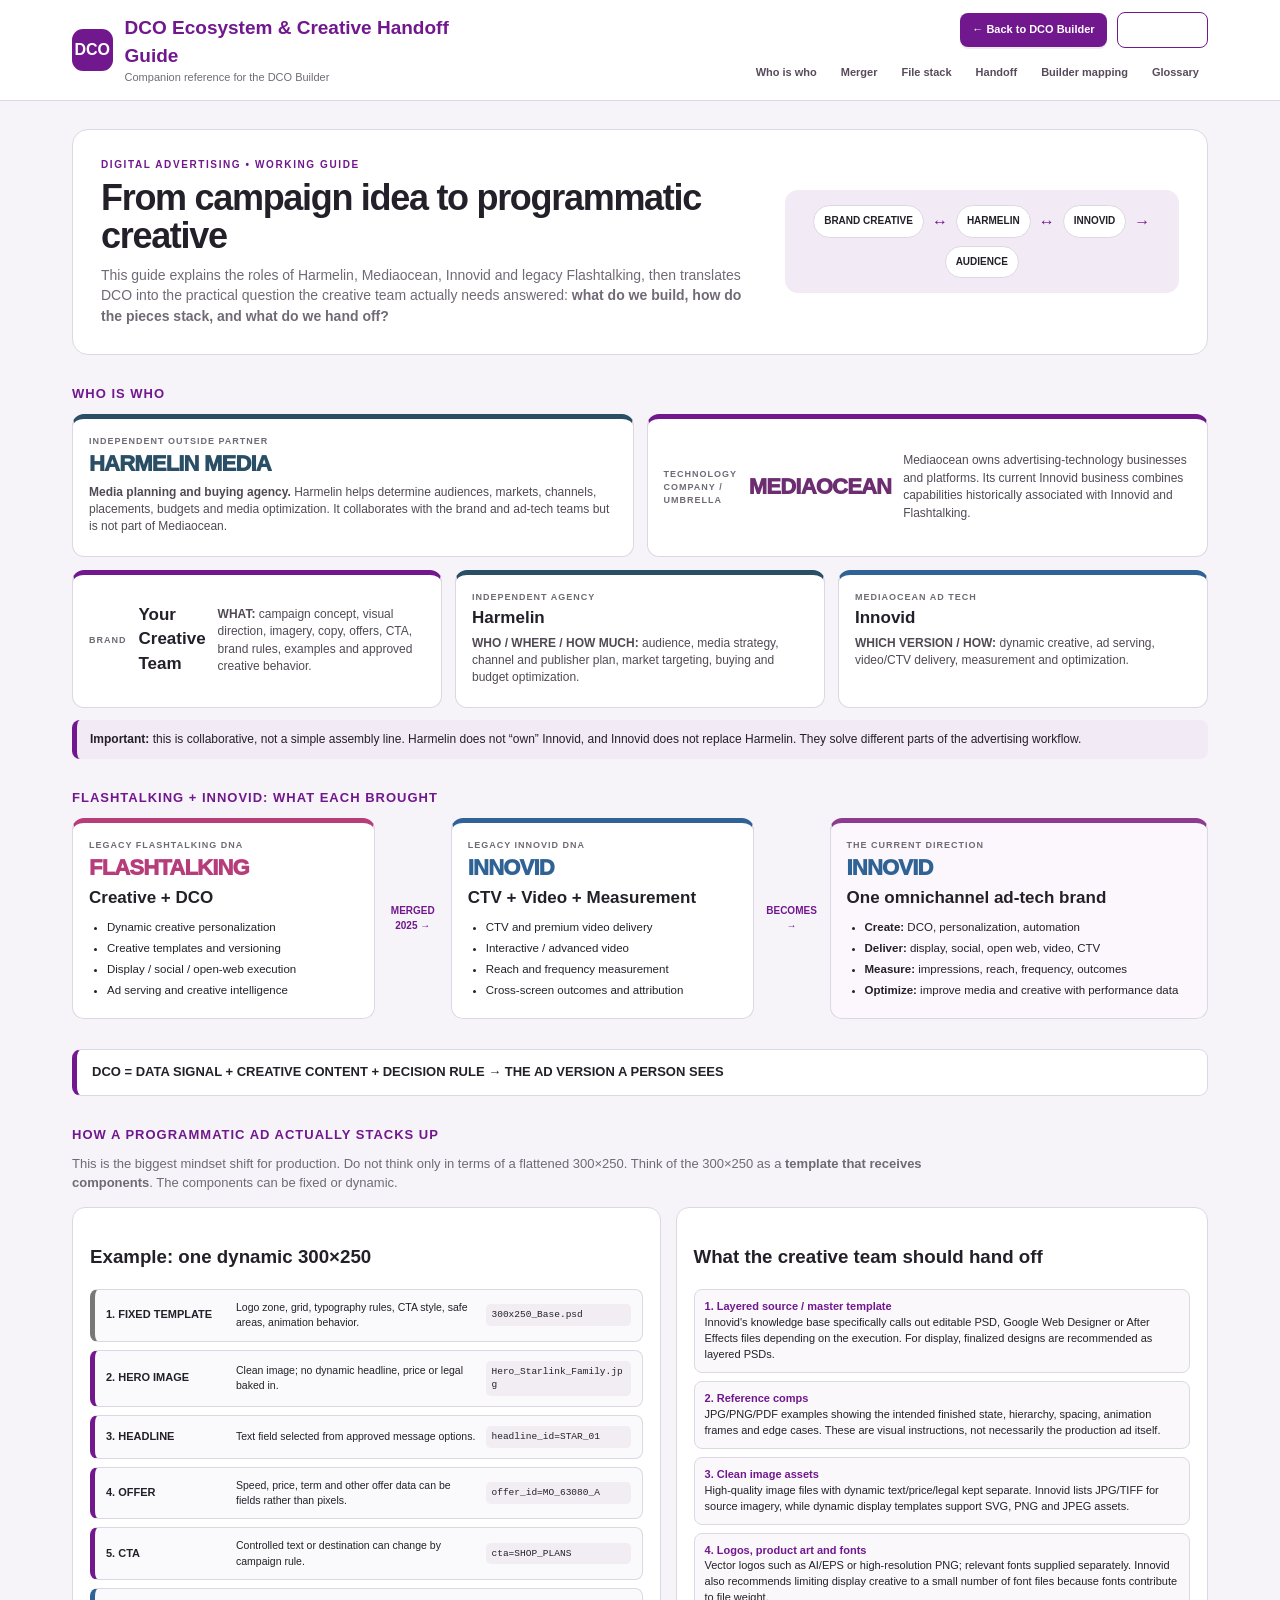
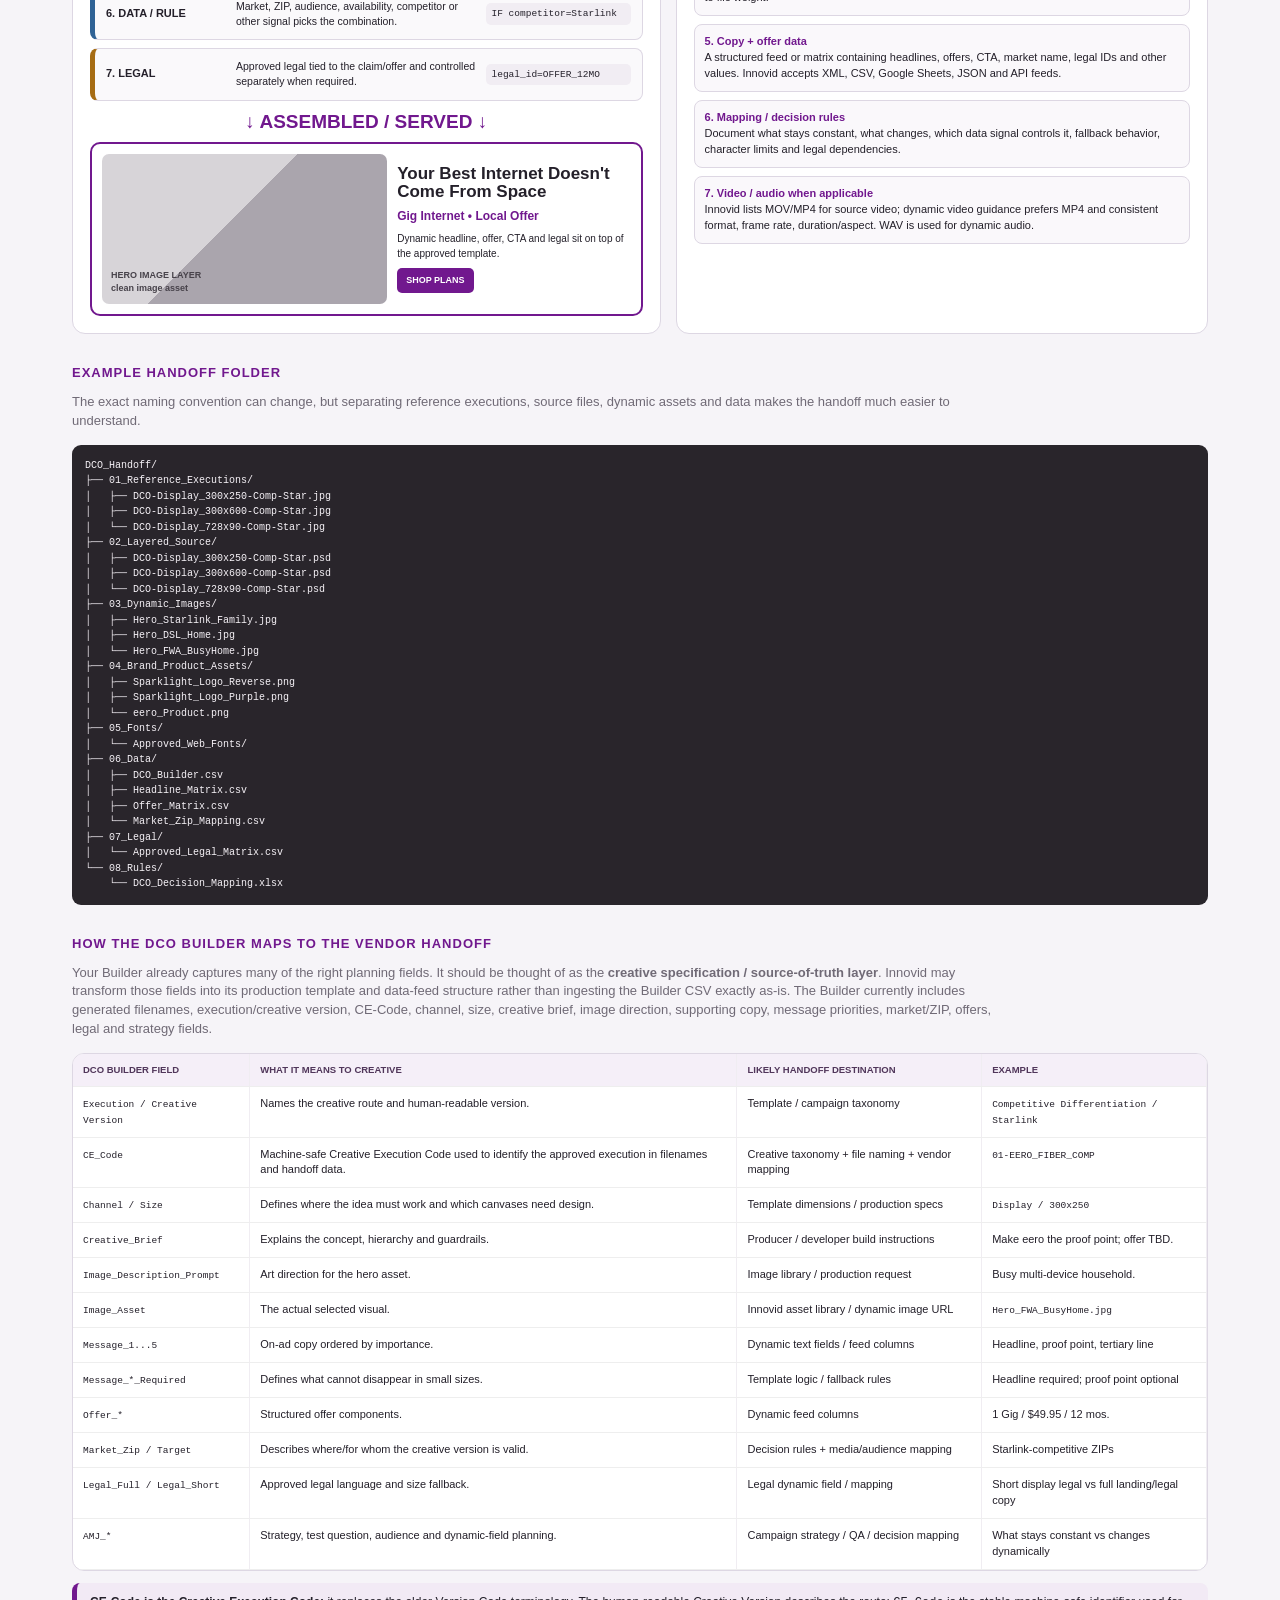
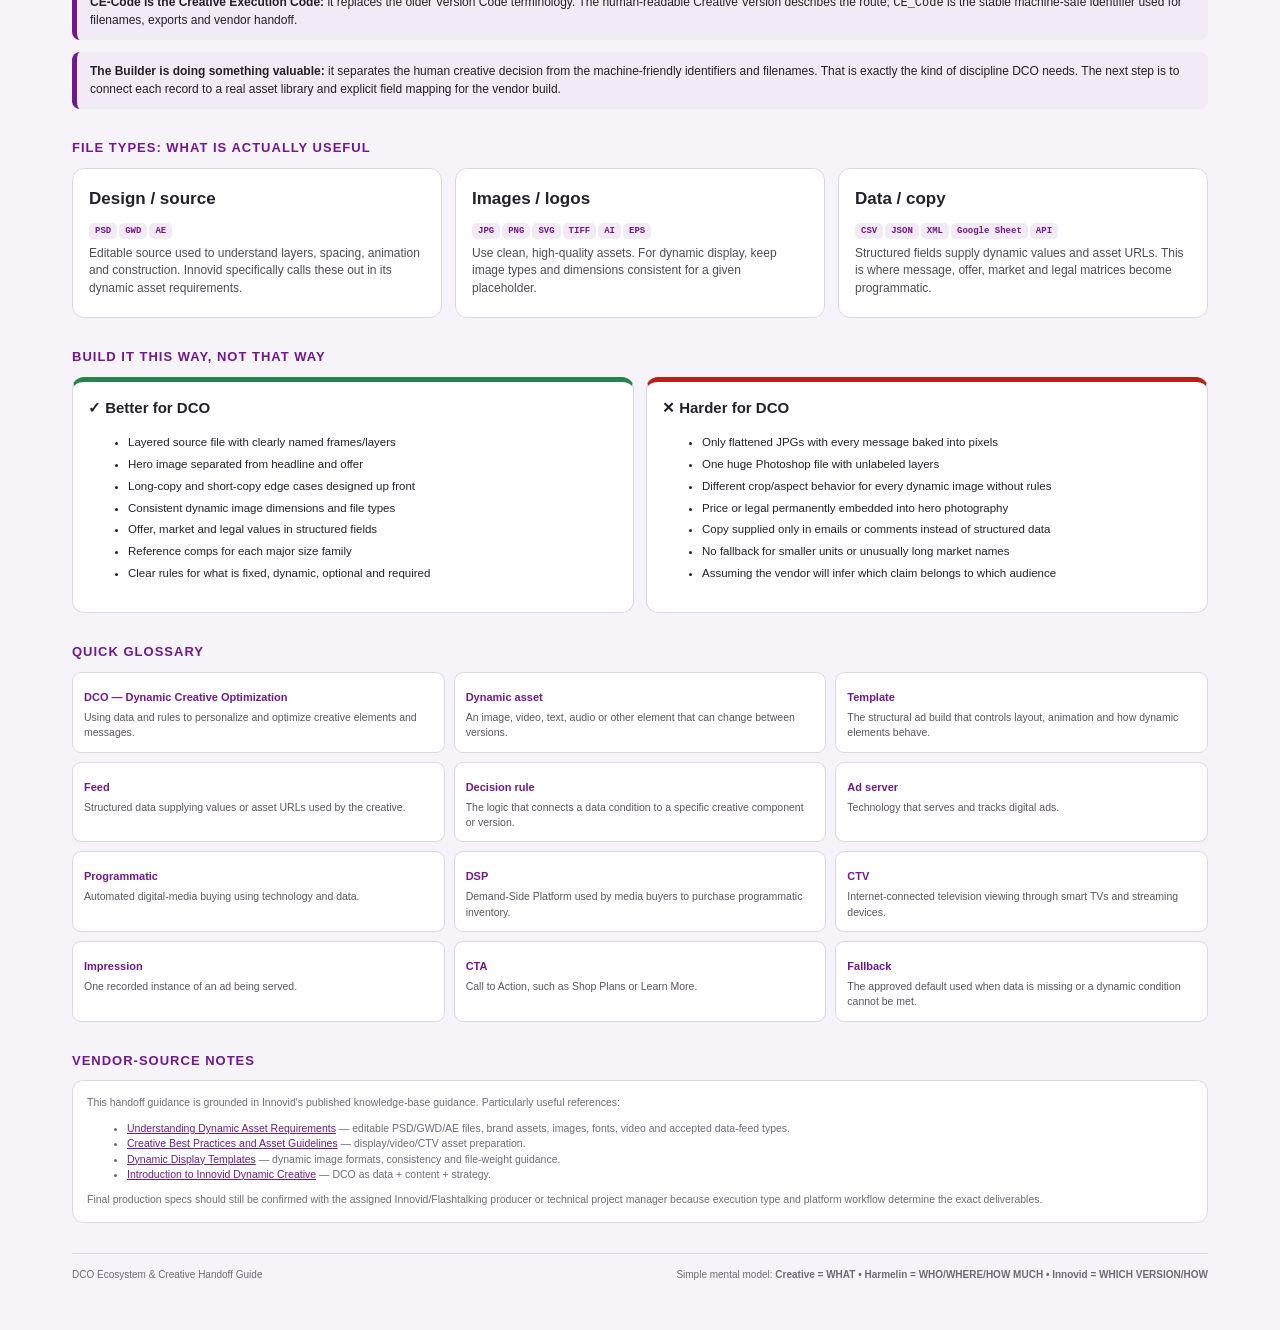
<file: DCO_Guide.html>
<!DOCTYPE html>
<html lang="en">
<head>
<meta charset="utf-8">
<meta name="viewport" content="width=device-width,initial-scale=1">
<title>DCO Ecosystem & Creative Handoff Guide</title>
<style>
:root{
  --p:#71188e;--p2:#8d3b91;--ink:#24202a;--muted:#706a76;--line:#ddd7e3;
  --bg:#f6f4f8;--soft:#f2eaf5;--blue:#2f6295;--navy:#294e65;--pink:#b73c7a;
  --amber:#a66c13;--white:#fff
}
*{box-sizing:border-box}
html{scroll-behavior:smooth}
body{margin:0;background:var(--bg);font-family:Inter,Segoe UI,Arial,sans-serif;color:var(--ink);line-height:1.45}
header{position:sticky;top:0;z-index:20;background:rgba(255,255,255,.96);backdrop-filter:blur(8px);border-bottom:1px solid var(--line)}
.header-inner{max-width:1180px;margin:auto;padding:12px 22px;display:flex;justify-content:space-between;align-items:center;gap:18px}
.brand{display:flex;align-items:center;gap:12px;min-width:0}.brandmark{width:42px;height:42px;border-radius:11px;background:var(--p);color:white;display:grid;place-items:center;font-weight:900}
.brand h1{font-size:19px;color:var(--p);margin:0}.brand .sub{font-size:11px;color:var(--muted)}
nav{display:flex;gap:6px;flex-wrap:wrap;justify-content:flex-end}nav a{text-decoration:none;color:#574b5b;font-size:11px;font-weight:800;padding:7px 9px;border-radius:7px}nav a:hover{background:var(--soft);color:var(--p)}
main{max-width:1180px;margin:auto;padding:28px 22px 50px}
.hero{background:#fff;border:1px solid var(--line);border-radius:16px;padding:28px;display:grid;grid-template-columns:1.25fr .75fr;gap:26px;align-items:center}
.eyebrow{font-size:10px;font-weight:900;letter-spacing:1.6px;text-transform:uppercase;color:var(--p)}
.hero h2{font-size:36px;line-height:1.05;margin:7px 0 10px;letter-spacing:-1.3px}.hero p{font-size:14px;color:var(--muted);max-width:760px;margin:0}
.hero-map{background:var(--soft);border-radius:13px;padding:15px}.hero-map .row{display:flex;align-items:center;justify-content:center;gap:8px;flex-wrap:wrap}.chip{background:white;border:1px solid var(--line);border-radius:999px;padding:8px 10px;font-size:10px;font-weight:900}.arrow{color:var(--p);font-weight:900}
.section{margin-top:30px}.section-title{font-size:13px;font-weight:900;letter-spacing:1px;text-transform:uppercase;color:var(--p);margin:0 0 10px}.section-lede{font-size:13px;color:var(--muted);max-width:920px;margin:0 0 14px}
.grid{display:grid;gap:13px}.g2{grid-template-columns:repeat(2,minmax(0,1fr))}.g3{grid-template-columns:repeat(3,minmax(0,1fr))}.g4{grid-template-columns:repeat(4,minmax(0,1fr))}
.card{background:white;border:1px solid var(--line);border-radius:12px;padding:16px;min-width:0}.card h3{font-size:17px;margin:2px 0 4px}.card p{font-size:12px;margin:4px 0;color:#514a55}.card ul{font-size:11.5px;margin:9px 0 0;padding-left:18px}.card li{margin:4px 0}
.card.brand{border-top:5px solid var(--p)}.card.agency{border-top:5px solid var(--navy)}.card.ft{border-top:5px solid var(--pink)}.card.iv{border-top:5px solid var(--blue)}.card.now{border-top:5px solid var(--p2);background:#fbf7fc}
.kicker{font-size:9px;text-transform:uppercase;font-weight:900;letter-spacing:1px;color:var(--muted)}
.logo-word{font-size:22px;font-weight:950;letter-spacing:-.8px}.harmelin{color:var(--navy)}.mediaocean{color:#6d2d71}.flashtalking{color:var(--pink)}.innovid{color:var(--blue)}
.callout{background:var(--soft);border-left:5px solid var(--p);border-radius:8px;padding:11px 13px;font-size:12px;margin-top:12px}
.merge{display:grid;grid-template-columns:1fr 56px 1fr 56px 1.25fr;gap:10px;align-items:stretch}.merge-arrow{display:grid;place-items:center;text-align:center;font-size:10px;font-weight:900;color:var(--p)}
.formula{background:white;border:1px solid var(--line);border-left:5px solid var(--p);border-radius:9px;padding:13px 15px;font-size:13px;font-weight:800}
.stack-wrap{display:grid;grid-template-columns:1.05fr .95fr;gap:15px}.stack,.package{background:white;border:1px solid var(--line);border-radius:13px;padding:17px}.layer{border:1px solid var(--line);border-left:5px solid #777;background:#faf9fb;border-radius:8px;padding:10px 11px;margin-top:8px;display:grid;grid-template-columns:120px 1fr 145px;gap:10px;align-items:center}.layer.dynamic{border-left-color:var(--p)}.layer.data{border-left-color:var(--blue)}.layer.legal{border-left-color:var(--amber)}
.layer b{font-size:11px}.layer span{font-size:10.5px}.layer code,.code{font-family:ui-monospace,SFMono-Regular,Consolas,monospace;font-size:9.5px;background:#f1edf3;border-radius:5px;padding:4px 6px;overflow-wrap:anywhere}
.down{text-align:center;color:var(--p);font-weight:900;font-size:19px;margin:7px 0}
.ad-demo{border:2px solid var(--p);border-radius:10px;padding:10px;display:grid;grid-template-columns:1.1fr .9fr;gap:10px}.photo{min-height:150px;border-radius:7px;background:linear-gradient(135deg,#d7d4d8 0 45%,#aaa5ad 45% 100%);display:flex;align-items:flex-end;padding:9px;font-size:9px;font-weight:800;color:#47424a}.adcopy{display:flex;flex-direction:column;justify-content:center;gap:7px}.adcopy .headline{font-size:17px;font-weight:900;line-height:1.05}.adcopy .offer{color:var(--p);font-weight:900;font-size:12px}.cta{display:inline-block;align-self:flex-start;background:var(--p);color:#fff;border-radius:5px;padding:6px 9px;font-size:9px;font-weight:900}
.package-item{padding:9px 10px;border-radius:8px;background:#faf8fb;border:1px solid var(--line);margin-top:8px;font-size:11px}.package-item b{color:var(--p)}
.tree{white-space:pre-wrap;background:#29252b;color:#f6f2f7;border-radius:9px;padding:13px;font:10px/1.55 ui-monospace,SFMono-Regular,Consolas,monospace;margin:11px 0 0;overflow:auto}
.crosswalk{background:white;border:1px solid var(--line);border-radius:12px;overflow:auto}.crosswalk table{border-collapse:collapse;width:100%;min-width:860px;font-size:11px}.crosswalk th,.crosswalk td{padding:9px 10px;border-bottom:1px solid #eee;border-right:1px solid #f0edf2;text-align:left;vertical-align:top}.crosswalk th{background:#f5eff8;color:#50365a;font-size:9.5px;text-transform:uppercase}.crosswalk code{font-family:ui-monospace,SFMono-Regular,Consolas,monospace;font-size:9.5px}
.filetype{display:inline-block;padding:3px 6px;border-radius:5px;background:var(--soft);color:var(--p);font:800 9px ui-monospace,SFMono-Regular,Consolas,monospace;margin:2px 2px 2px 0}
.goodbad{display:grid;grid-template-columns:1fr 1fr;gap:12px}.good,.bad{background:white;border:1px solid var(--line);border-radius:12px;padding:15px}.good{border-top:5px solid #27834b}.bad{border-top:5px solid #b42318}.good h3,.bad h3{margin:0 0 7px;font-size:15px}.good li,.bad li{font-size:11.5px;margin:5px 0}
.glossary{display:grid;grid-template-columns:repeat(3,minmax(0,1fr));gap:9px}.term{background:white;border:1px solid var(--line);border-radius:9px;padding:11px}.term b{font-size:11px;color:var(--p)}.term span{display:block;font-size:10.5px;margin-top:3px;color:#5b545f}
.sourcebox{background:#fff;border:1px solid var(--line);border-radius:11px;padding:14px;font-size:10.5px;color:var(--muted)}.sourcebox a{color:var(--p)}
footer{margin-top:30px;padding-top:14px;border-top:1px solid var(--line);font-size:10px;color:var(--muted);display:flex;justify-content:space-between;gap:20px;flex-wrap:wrap}
@media(max-width:850px){
 .header-inner{align-items:flex-start;flex-direction:column}.hero,.stack-wrap,.g2,.g3,.g4,.goodbad{grid-template-columns:1fr}.merge{grid-template-columns:1fr}.merge-arrow{min-height:30px}.layer{grid-template-columns:1fr}.ad-demo{grid-template-columns:1fr}.glossary{grid-template-columns:1fr}.hero h2{font-size:29px}nav{justify-content:flex-start}
}

.back-builder{
  display:inline-flex;align-items:center;gap:7px;
  background:var(--p);color:#fff!important;text-decoration:none!important;
  padding:9px 12px;border-radius:8px;font-size:11px;font-weight:900;
  box-shadow:0 2px 0 rgba(0,0,0,.08)
}
.back-builder:hover{filter:brightness(.96)}

</style>
</head>
<body>
<header>
 <div class="header-inner">
  <div class="brand"><div class="brandmark">DCO</div><div><h1>DCO Ecosystem & Creative Handoff Guide</h1><div class="sub">Companion reference for the DCO Builder</div></div></div>
  <div style="display:flex;align-items:center;gap:10px;flex-wrap:wrap;justify-content:flex-end">
   <a class="back-builder" href="index.html">← Back to DCO Builder</a>
   <a class="back-builder" href="DCOReview.html" style="background:#fff;color:var(--p);border:1px solid var(--p);box-shadow:none">DCO Review</a>
   <nav>
   <a href="#who">Who is who</a><a href="#merger">Merger</a><a href="#stack">File stack</a><a href="#handoff">Handoff</a><a href="#builder">Builder mapping</a><a href="#glossary">Glossary</a>
  </nav>
 </div>
</header>
<main>
<section class="hero">
 <div>
  <div class="eyebrow">Digital advertising • working guide</div>
  <h2>From campaign idea to programmatic creative</h2>
  <p>This guide explains the roles of Harmelin, Mediaocean, Innovid and legacy Flashtalking, then translates DCO into the practical question the creative team actually needs answered: <strong>what do we build, how do the pieces stack, and what do we hand off?</strong></p>
 </div>
 <div class="hero-map"><div class="row"><span class="chip">BRAND CREATIVE</span><span class="arrow">↔</span><span class="chip">HARMELIN</span><span class="arrow">↔</span><span class="chip">INNOVID</span><span class="arrow">→</span><span class="chip">AUDIENCE</span></div></div>
</section>

<section class="section" id="who">
 <div class="section-title">Who is who</div>
 <div class="grid g2">
  <div class="card agency"><div class="kicker">Independent outside partner</div><div class="logo-word harmelin">HARMELIN MEDIA</div><p><strong>Media planning and buying agency.</strong> Harmelin helps determine audiences, markets, channels, placements, budgets and media optimization. It collaborates with the brand and ad-tech teams but is not part of Mediaocean.</p></div>
  <div class="card brand"><div class="kicker">Technology company / umbrella</div><div class="logo-word mediaocean">MEDIAOCEAN</div><p>Mediaocean owns advertising-technology businesses and platforms. Its current Innovid business combines capabilities historically associated with Innovid and Flashtalking.</p></div>
 </div>
 <div class="grid g3" style="margin-top:13px">
  <div class="card brand"><div class="kicker">Brand</div><h3>Your Creative Team</h3><p><strong>WHAT:</strong> campaign concept, visual direction, imagery, copy, offers, CTA, brand rules, examples and approved creative behavior.</p></div>
  <div class="card agency"><div class="kicker">Independent agency</div><h3>Harmelin</h3><p><strong>WHO / WHERE / HOW MUCH:</strong> audience, media strategy, channel and publisher plan, market targeting, buying and budget optimization.</p></div>
  <div class="card iv"><div class="kicker">Mediaocean ad tech</div><h3>Innovid</h3><p><strong>WHICH VERSION / HOW:</strong> dynamic creative, ad serving, video/CTV delivery, measurement and optimization.</p></div>
 </div>
 <div class="callout"><strong>Important:</strong> this is collaborative, not a simple assembly line. Harmelin does not “own” Innovid, and Innovid does not replace Harmelin. They solve different parts of the advertising workflow.</div>
</section>

<section class="section" id="merger">
 <div class="section-title">Flashtalking + Innovid: what each brought</div>
 <div class="merge">
  <div class="card ft"><div class="kicker">Legacy Flashtalking DNA</div><div class="logo-word flashtalking">FLASHTALKING</div><h3>Creative + DCO</h3><ul><li>Dynamic creative personalization</li><li>Creative templates and versioning</li><li>Display / social / open-web execution</li><li>Ad serving and creative intelligence</li></ul></div>
  <div class="merge-arrow">MERGED<br>2025 →</div>
  <div class="card iv"><div class="kicker">Legacy Innovid DNA</div><div class="logo-word innovid">INNOVID</div><h3>CTV + Video + Measurement</h3><ul><li>CTV and premium video delivery</li><li>Interactive / advanced video</li><li>Reach and frequency measurement</li><li>Cross-screen outcomes and attribution</li></ul></div>
  <div class="merge-arrow">BECOMES →</div>
  <div class="card now"><div class="kicker">The current direction</div><div class="logo-word innovid">INNOVID</div><h3>One omnichannel ad-tech brand</h3><ul><li><strong>Create:</strong> DCO, personalization, automation</li><li><strong>Deliver:</strong> display, social, open web, video, CTV</li><li><strong>Measure:</strong> impressions, reach, frequency, outcomes</li><li><strong>Optimize:</strong> improve media and creative with performance data</li></ul></div>
 </div>
</section>

<section class="section">
 <div class="formula">DCO = DATA SIGNAL + CREATIVE CONTENT + DECISION RULE → THE AD VERSION A PERSON SEES</div>
</section>

<section class="section" id="stack">
 <div class="section-title">How a programmatic ad actually stacks up</div>
 <p class="section-lede">This is the biggest mindset shift for production. Do not think only in terms of a flattened 300×250. Think of the 300×250 as a <strong>template that receives components</strong>. The components can be fixed or dynamic.</p>
 <div class="stack-wrap">
  <div class="stack">
   <h3>Example: one dynamic 300×250</h3>
   <div class="layer"><b>1. FIXED TEMPLATE</b><span>Logo zone, grid, typography rules, CTA style, safe areas, animation behavior.</span><code>300x250_Base.psd</code></div>
   <div class="layer dynamic"><b>2. HERO IMAGE</b><span>Clean image; no dynamic headline, price or legal baked in.</span><code>Hero_Starlink_Family.jpg</code></div>
   <div class="layer dynamic"><b>3. HEADLINE</b><span>Text field selected from approved message options.</span><code>headline_id=STAR_01</code></div>
   <div class="layer dynamic"><b>4. OFFER</b><span>Speed, price, term and other offer data can be fields rather than pixels.</span><code>offer_id=MO_63080_A</code></div>
   <div class="layer dynamic"><b>5. CTA</b><span>Controlled text or destination can change by campaign rule.</span><code>cta=SHOP_PLANS</code></div>
   <div class="layer data"><b>6. DATA / RULE</b><span>Market, ZIP, audience, availability, competitor or other signal picks the combination.</span><code>IF competitor=Starlink</code></div>
   <div class="layer legal"><b>7. LEGAL</b><span>Approved legal tied to the claim/offer and controlled separately when required.</span><code>legal_id=OFFER_12MO</code></div>
   <div class="down">↓ ASSEMBLED / SERVED ↓</div>
   <div class="ad-demo"><div class="photo">HERO IMAGE LAYER<br>clean image asset</div><div class="adcopy"><div class="headline">Your Best Internet Doesn't Come From Space</div><div class="offer">Gig Internet • Local Offer</div><div style="font-size:10px">Dynamic headline, offer, CTA and legal sit on top of the approved template.</div><span class="cta">SHOP PLANS</span></div></div>
  </div>
  <div class="package" id="handoff">
   <h3>What the creative team should hand off</h3>
   <div class="package-item"><b>1. Layered source / master template</b><br>Innovid's knowledge base specifically calls out editable PSD, Google Web Designer or After Effects files depending on the execution. For display, finalized designs are recommended as layered PSDs.</div>
   <div class="package-item"><b>2. Reference comps</b><br>JPG/PNG/PDF examples showing the intended finished state, hierarchy, spacing, animation frames and edge cases. These are visual instructions, not necessarily the production ad itself.</div>
   <div class="package-item"><b>3. Clean image assets</b><br>High-quality image files with dynamic text/price/legal kept separate. Innovid lists JPG/TIFF for source imagery, while dynamic display templates support SVG, PNG and JPEG assets.</div>
   <div class="package-item"><b>4. Logos, product art and fonts</b><br>Vector logos such as AI/EPS or high-resolution PNG; relevant fonts supplied separately. Innovid also recommends limiting display creative to a small number of font files because fonts contribute to file weight.</div>
   <div class="package-item"><b>5. Copy + offer data</b><br>A structured feed or matrix containing headlines, offers, CTA, market name, legal IDs and other values. Innovid accepts XML, CSV, Google Sheets, JSON and API feeds.</div>
   <div class="package-item"><b>6. Mapping / decision rules</b><br>Document what stays constant, what changes, which data signal controls it, fallback behavior, character limits and legal dependencies.</div>
   <div class="package-item"><b>7. Video / audio when applicable</b><br>Innovid lists MOV/MP4 for source video; dynamic video guidance prefers MP4 and consistent format, frame rate, duration/aspect. WAV is used for dynamic audio.</div>
  </div>
 </div>
</section>

<section class="section">
 <div class="section-title">Example handoff folder</div>
 <p class="section-lede">The exact naming convention can change, but separating reference executions, source files, dynamic assets and data makes the handoff much easier to understand.</p>
 <pre class="tree">DCO_Handoff/
├── 01_Reference_Executions/
│   ├── DCO-Display_300x250-Comp-Star.jpg
│   ├── DCO-Display_300x600-Comp-Star.jpg
│   └── DCO-Display_728x90-Comp-Star.jpg
├── 02_Layered_Source/
│   ├── DCO-Display_300x250-Comp-Star.psd
│   ├── DCO-Display_300x600-Comp-Star.psd
│   └── DCO-Display_728x90-Comp-Star.psd
├── 03_Dynamic_Images/
│   ├── Hero_Starlink_Family.jpg
│   ├── Hero_DSL_Home.jpg
│   └── Hero_FWA_BusyHome.jpg
├── 04_Brand_Product_Assets/
│   ├── Sparklight_Logo_Reverse.png
│   ├── Sparklight_Logo_Purple.png
│   └── eero_Product.png
├── 05_Fonts/
│   └── Approved_Web_Fonts/
├── 06_Data/
│   ├── DCO_Builder.csv
│   ├── Headline_Matrix.csv
│   ├── Offer_Matrix.csv
│   └── Market_Zip_Mapping.csv
├── 07_Legal/
│   └── Approved_Legal_Matrix.csv
└── 08_Rules/
    └── DCO_Decision_Mapping.xlsx</pre>
</section>

<section class="section" id="builder">
 <div class="section-title">How the DCO Builder maps to the vendor handoff</div>
 <p class="section-lede">Your Builder already captures many of the right planning fields. It should be thought of as the <strong>creative specification / source-of-truth layer</strong>. Innovid may transform those fields into its production template and data-feed structure rather than ingesting the Builder CSV exactly as-is. The Builder currently includes generated filenames, execution/creative version, CE-Code, channel, size, creative brief, image direction, supporting copy, message priorities, market/ZIP, offers, legal and strategy fields.</p>
 <div class="crosswalk"><table>
  <thead><tr><th>DCO Builder field</th><th>What it means to creative</th><th>Likely handoff destination</th><th>Example</th></tr></thead>
  <tbody>
   <tr><td><code>Execution / Creative Version</code></td><td>Names the creative route and human-readable version.</td><td>Template / campaign taxonomy</td><td><code>Competitive Differentiation / Starlink</code></td></tr>
   <tr><td><code>CE_Code</code></td><td>Machine-safe Creative Execution Code used to identify the approved execution in filenames and handoff data.</td><td>Creative taxonomy + file naming + vendor mapping</td><td><code>01-EERO_FIBER_COMP</code></td></tr>
   <tr><td><code>Channel / Size</code></td><td>Defines where the idea must work and which canvases need design.</td><td>Template dimensions / production specs</td><td><code>Display / 300x250</code></td></tr>
   <tr><td><code>Creative_Brief</code></td><td>Explains the concept, hierarchy and guardrails.</td><td>Producer / developer build instructions</td><td>Make eero the proof point; offer TBD.</td></tr>
   <tr><td><code>Image_Description_Prompt</code></td><td>Art direction for the hero asset.</td><td>Image library / production request</td><td>Busy multi-device household.</td></tr>
   <tr><td><code>Image_Asset</code></td><td>The actual selected visual.</td><td>Innovid asset library / dynamic image URL</td><td><code>Hero_FWA_BusyHome.jpg</code></td></tr>
   <tr><td><code>Message_1...5</code></td><td>On-ad copy ordered by importance.</td><td>Dynamic text fields / feed columns</td><td>Headline, proof point, tertiary line</td></tr>
   <tr><td><code>Message_*_Required</code></td><td>Defines what cannot disappear in small sizes.</td><td>Template logic / fallback rules</td><td>Headline required; proof point optional</td></tr>
   <tr><td><code>Offer_*</code></td><td>Structured offer components.</td><td>Dynamic feed columns</td><td>1 Gig / $49.95 / 12 mos.</td></tr>
   <tr><td><code>Market_Zip / Target</code></td><td>Describes where/for whom the creative version is valid.</td><td>Decision rules + media/audience mapping</td><td>Starlink-competitive ZIPs</td></tr>
   <tr><td><code>Legal_Full / Legal_Short</code></td><td>Approved legal language and size fallback.</td><td>Legal dynamic field / mapping</td><td>Short display legal vs full landing/legal copy</td></tr>
   <tr><td><code>AMJ_*</code></td><td>Strategy, test question, audience and dynamic-field planning.</td><td>Campaign strategy / QA / decision mapping</td><td>What stays constant vs changes dynamically</td></tr>
  </tbody>
 </table></div>
 <div class="callout"><strong>CE-Code is the Creative Execution Code:</strong> it replaces the older Version Code terminology. The human-readable Creative Version describes the route; <code>CE_Code</code> is the stable machine-safe identifier used for filenames, exports and vendor handoff.</div>
 <div class="callout"><strong>The Builder is doing something valuable:</strong> it separates the human creative decision from the machine-friendly identifiers and filenames. That is exactly the kind of discipline DCO needs. The next step is to connect each record to a real asset library and explicit field mapping for the vendor build.</div>
</section>

<section class="section">
 <div class="section-title">File types: what is actually useful</div>
 <div class="grid g3">
  <div class="card"><h3>Design / source</h3><span class="filetype">PSD</span><span class="filetype">GWD</span><span class="filetype">AE</span><p>Editable source used to understand layers, spacing, animation and construction. Innovid specifically calls these out in its dynamic asset requirements.</p></div>
  <div class="card"><h3>Images / logos</h3><span class="filetype">JPG</span><span class="filetype">PNG</span><span class="filetype">SVG</span><span class="filetype">TIFF</span><span class="filetype">AI</span><span class="filetype">EPS</span><p>Use clean, high-quality assets. For dynamic display, keep image types and dimensions consistent for a given placeholder.</p></div>
  <div class="card"><h3>Data / copy</h3><span class="filetype">CSV</span><span class="filetype">JSON</span><span class="filetype">XML</span><span class="filetype">Google Sheet</span><span class="filetype">API</span><p>Structured fields supply dynamic values and asset URLs. This is where message, offer, market and legal matrices become programmatic.</p></div>
 </div>
</section>

<section class="section">
 <div class="section-title">Build it this way, not that way</div>
 <div class="goodbad">
  <div class="good"><h3>✓ Better for DCO</h3><ul><li>Layered source file with clearly named frames/layers</li><li>Hero image separated from headline and offer</li><li>Long-copy and short-copy edge cases designed up front</li><li>Consistent dynamic image dimensions and file types</li><li>Offer, market and legal values in structured fields</li><li>Reference comps for each major size family</li><li>Clear rules for what is fixed, dynamic, optional and required</li></ul></div>
  <div class="bad"><h3>✕ Harder for DCO</h3><ul><li>Only flattened JPGs with every message baked into pixels</li><li>One huge Photoshop file with unlabeled layers</li><li>Different crop/aspect behavior for every dynamic image without rules</li><li>Price or legal permanently embedded into hero photography</li><li>Copy supplied only in emails or comments instead of structured data</li><li>No fallback for smaller units or unusually long market names</li><li>Assuming the vendor will infer which claim belongs to which audience</li></ul></div>
 </div>
</section>

<section class="section" id="glossary">
 <div class="section-title">Quick glossary</div>
 <div class="glossary">
  <div class="term"><b>DCO — Dynamic Creative Optimization</b><span>Using data and rules to personalize and optimize creative elements and messages.</span></div>
  <div class="term"><b>Dynamic asset</b><span>An image, video, text, audio or other element that can change between versions.</span></div>
  <div class="term"><b>Template</b><span>The structural ad build that controls layout, animation and how dynamic elements behave.</span></div>
  <div class="term"><b>Feed</b><span>Structured data supplying values or asset URLs used by the creative.</span></div>
  <div class="term"><b>Decision rule</b><span>The logic that connects a data condition to a specific creative component or version.</span></div>
  <div class="term"><b>Ad server</b><span>Technology that serves and tracks digital ads.</span></div>
  <div class="term"><b>Programmatic</b><span>Automated digital-media buying using technology and data.</span></div>
  <div class="term"><b>DSP</b><span>Demand-Side Platform used by media buyers to purchase programmatic inventory.</span></div>
  <div class="term"><b>CTV</b><span>Internet-connected television viewing through smart TVs and streaming devices.</span></div>
  <div class="term"><b>Impression</b><span>One recorded instance of an ad being served.</span></div>
  <div class="term"><b>CTA</b><span>Call to Action, such as Shop Plans or Learn More.</span></div>
  <div class="term"><b>Fallback</b><span>The approved default used when data is missing or a dynamic condition cannot be met.</span></div>
 </div>
</section>

<section class="section">
 <div class="section-title">Vendor-source notes</div>
 <div class="sourcebox">
  This handoff guidance is grounded in Innovid's published knowledge-base guidance. Particularly useful references:
  <ul>
   <li><a href="https://help.innovid.com/hc/en-us/articles/360012957097-Understanding-Dynamic-Asset-Requirements">Understanding Dynamic Asset Requirements</a> — editable PSD/GWD/AE files, brand assets, images, fonts, video and accepted data-feed types.</li>
   <li><a href="https://help.innovid.com/hc/en-us/articles/7337983085981-Creative-Best-Practices-and-Asset-Guidelines">Creative Best Practices and Asset Guidelines</a> — display/video/CTV asset preparation.</li>
   <li><a href="https://help.innovid.com/hc/en-us/articles/360016284518-Dynamic-Display-Templates">Dynamic Display Templates</a> — dynamic image formats, consistency and file-weight guidance.</li>
   <li><a href="https://help.innovid.com/hc/en-us/articles/360012957117-Introduction-To-Innovid-Dynamic-Creative">Introduction to Innovid Dynamic Creative</a> — DCO as data + content + strategy.</li>
  </ul>
  Final production specs should still be confirmed with the assigned Innovid/Flashtalking producer or technical project manager because execution type and platform workflow determine the exact deliverables.
 </div>
</section>

<footer><span>DCO Ecosystem & Creative Handoff Guide</span><span>Simple mental model: <strong>Creative = WHAT • Harmelin = WHO/WHERE/HOW MUCH • Innovid = WHICH VERSION/HOW</strong></span></footer>
</main>
</body>
</html>
</file>
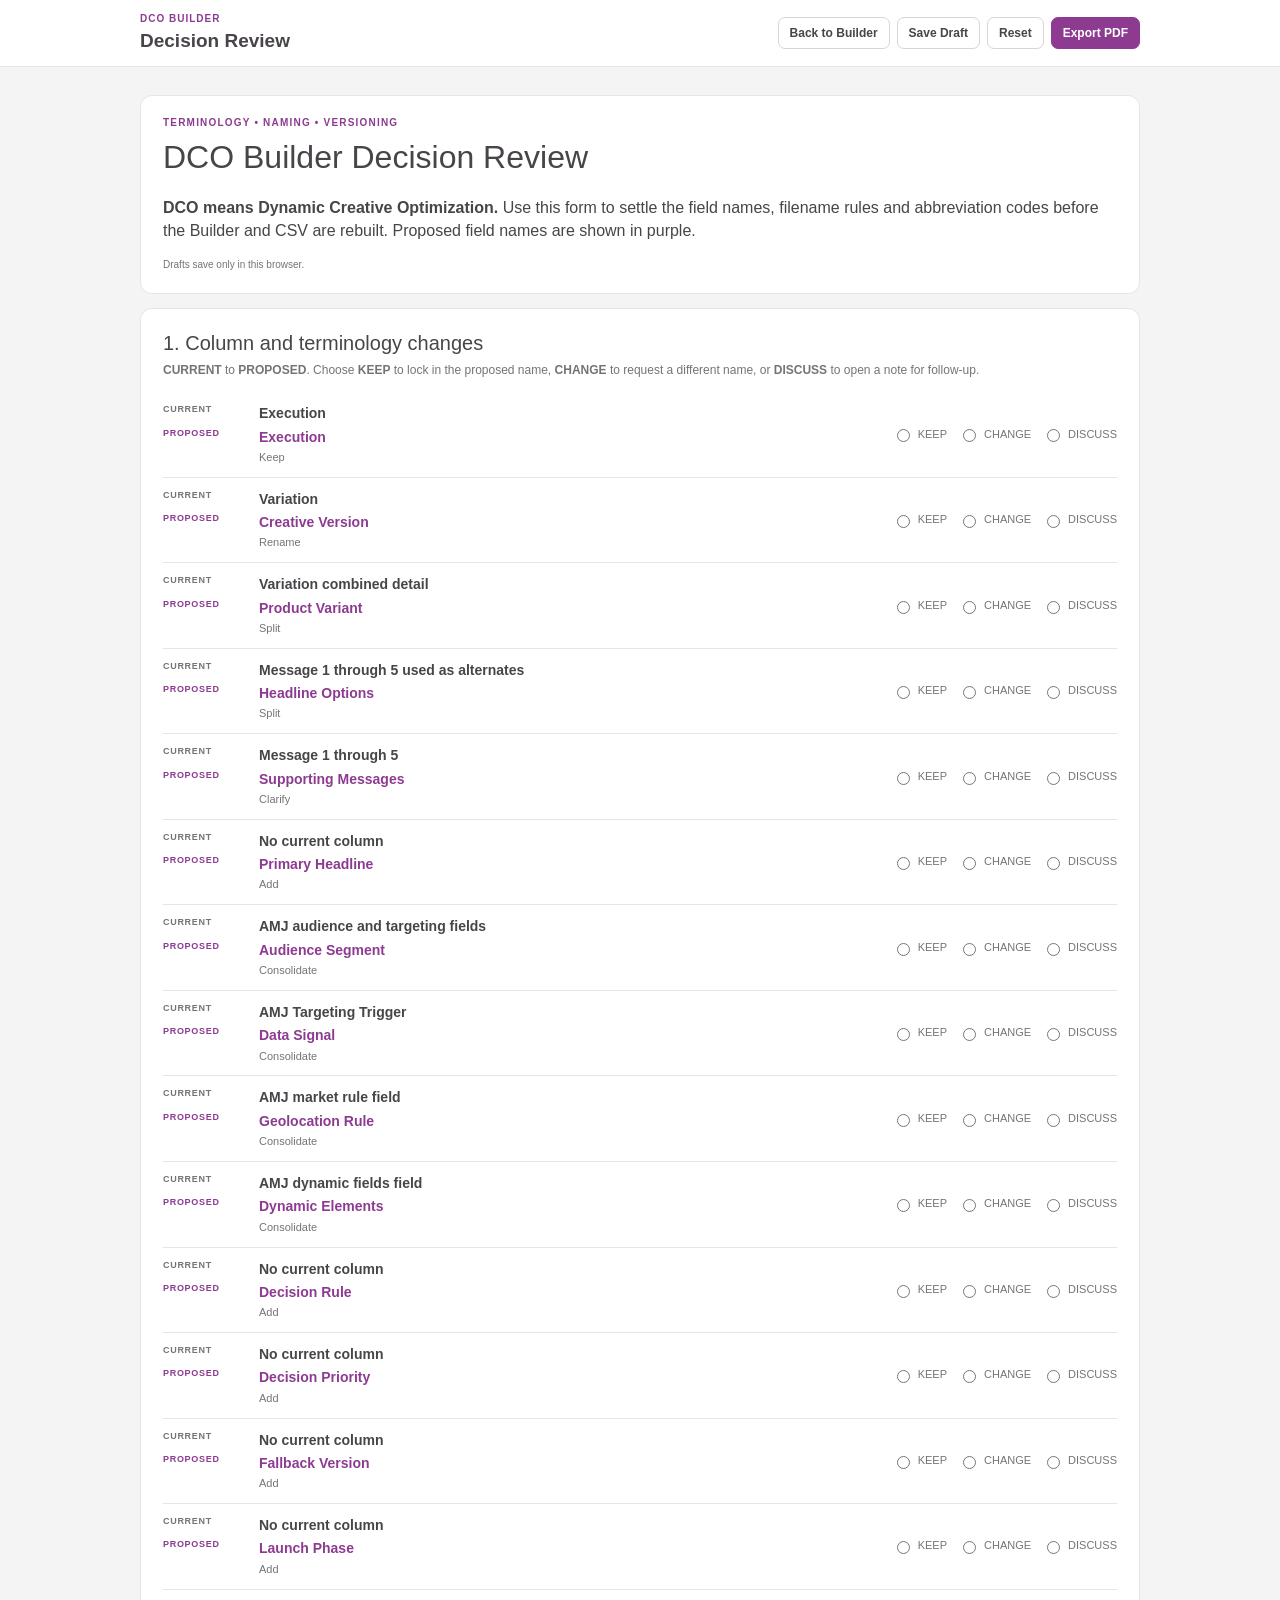
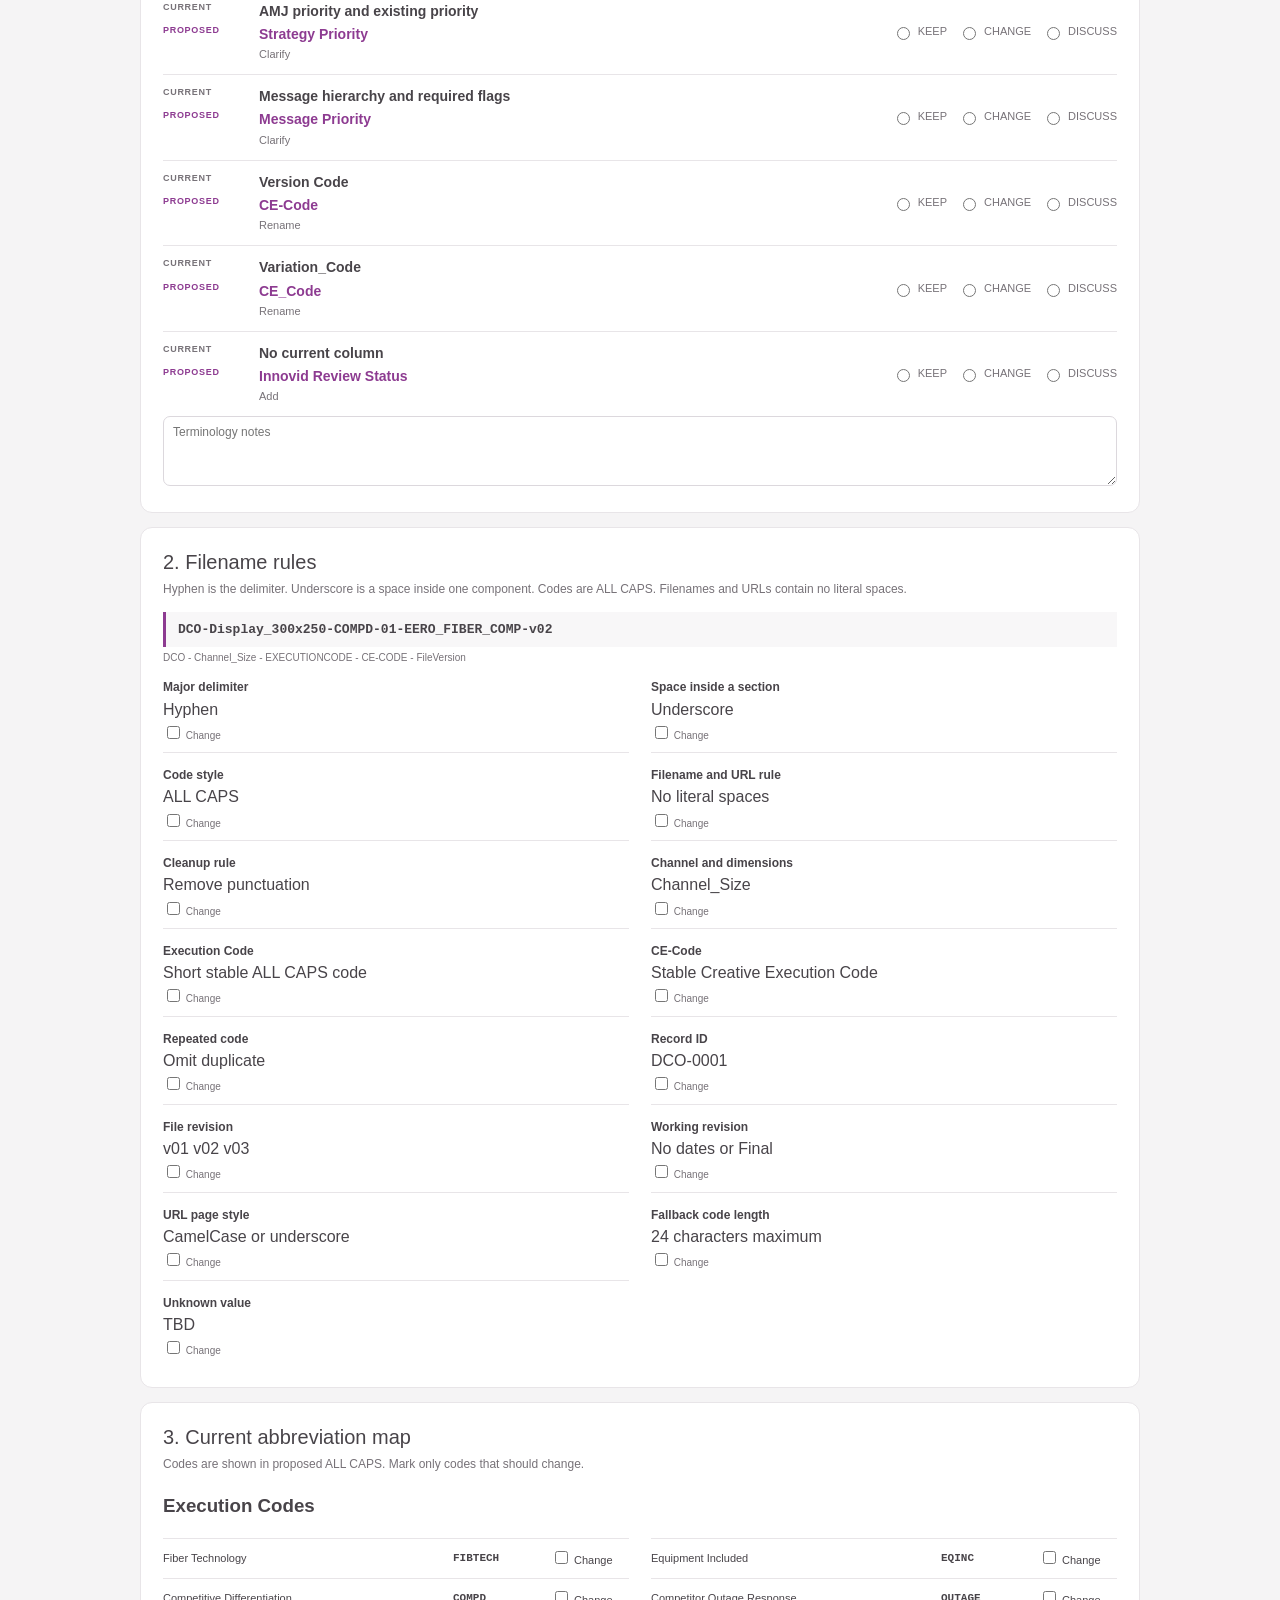
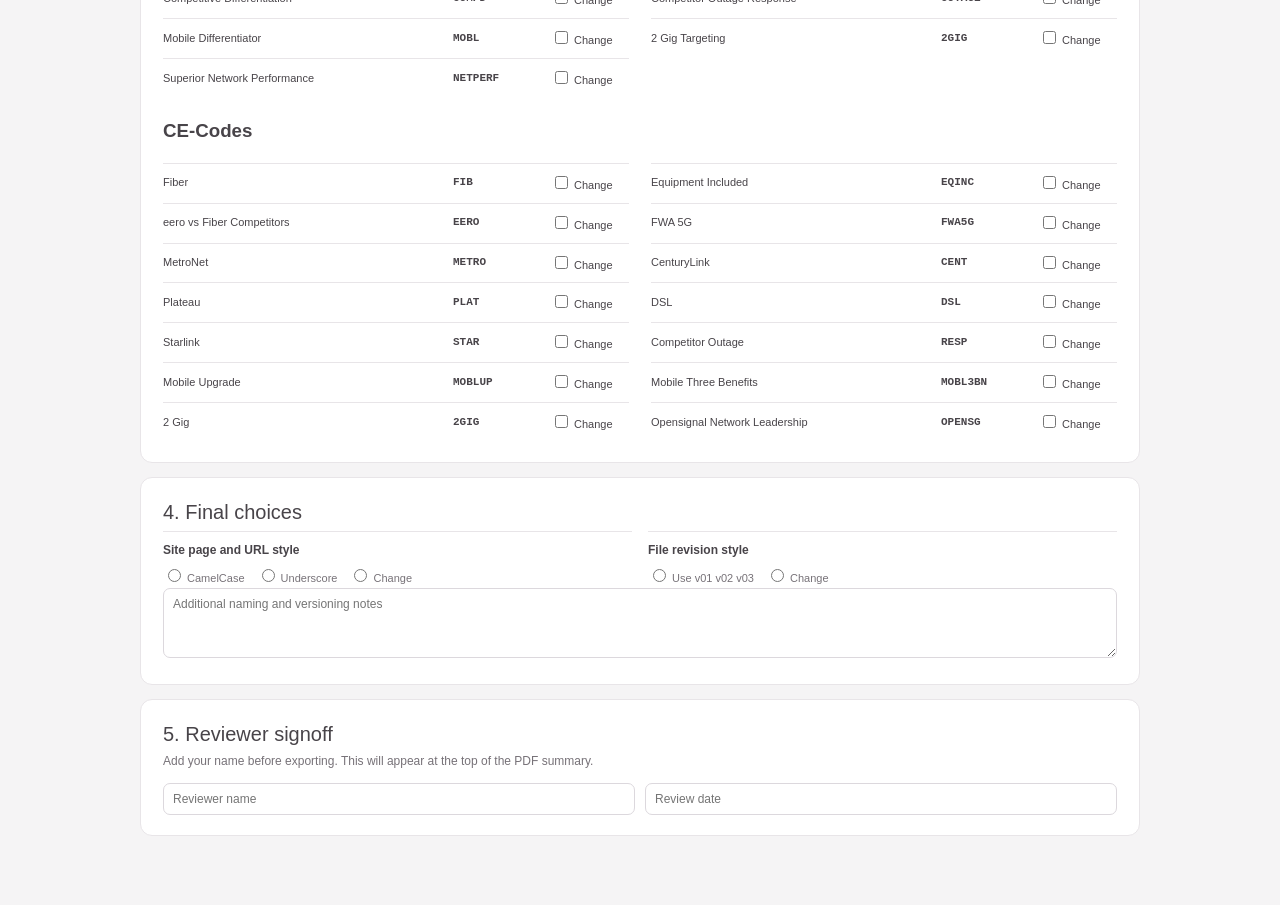
<file: DCOReview.html>
<!DOCTYPE html>
<html lang="en">
<head>
<meta charset="utf-8"><meta name="viewport" content="width=device-width,initial-scale=1">
<title>DCO Review</title>
<style>
:root{--p:#8d3b91;--ink:#484449;--muted:#777278;--line:#e8e5e8;--soft:#f8f7f8}
*{box-sizing:border-box}body{margin:0;font-family:Arial,Helvetica,sans-serif;color:var(--ink);background:#f5f4f5;line-height:1.45}
header{position:sticky;top:0;background:#fff;border-bottom:1px solid var(--line);z-index:10}.top{max-width:1040px;margin:auto;padding:12px 20px;display:flex;justify-content:space-between;gap:12px;align-items:center}
.brand small{display:block;color:var(--p);font-size:10px;font-weight:700;letter-spacing:1px}.brand strong{font-size:19px}
.actions{display:flex;gap:7px;flex-wrap:wrap}button,.btn{border:1px solid #d8d4d8;border-radius:7px;background:#fff;color:var(--ink);padding:8px 11px;font:700 12px Arial;text-decoration:none;cursor:pointer}.primary{background:var(--p);color:#fff;border-color:var(--p)}
main{max-width:1040px;margin:auto;padding:28px 20px 55px}.hero,.section{background:#fff;border:1px solid var(--line);border-radius:12px;padding:20px 22px;margin-bottom:14px}
.ey{color:var(--p);font-size:10px;font-weight:700;letter-spacing:1.2px}h1{margin:3px 0 8px;font-size:32px;font-weight:400}h2{margin:0 0 4px;font-size:20px;font-weight:400}.intro{margin:0 0 13px;color:var(--muted);font-size:12px}
.item{display:grid;grid-template-columns:minmax(0,1fr) auto;gap:18px;padding:11px 0;border-top:1px solid var(--line)}.item:first-of-type{border-top:0}
.transform{display:grid;grid-template-columns:86px minmax(0,1fr);gap:3px 10px}.label{color:var(--muted);font-size:9px;font-weight:700;letter-spacing:.7px}.value{font-size:14px;font-weight:700}.proposed{color:var(--p)!important}.meta{grid-column:2;color:var(--muted);font-size:11px}
.choice{display:flex;gap:11px;align-items:center;color:var(--muted);font-size:11px}.choice label{display:flex;gap:5px;align-items:center}
.discuss-note{grid-column:1 / -1;display:none;margin:0 0 5px 96px;padding-top:2px}
.discuss-note.show{display:block}
.discuss-note textarea{min-height:58px;background:#fbfafb;border-color:#d9d4da}
.change-note{display:none;margin-top:7px}
.change-note.show{display:block}
.change-note input{background:#fbfafb;border-color:#d9d4da}
textarea,input[type=text]{width:100%;border:1px solid #dcd8dd;border-radius:7px;padding:8px 9px;font:12px Arial;background:#fff;color:var(--ink)}textarea{min-height:70px;resize:vertical}
#reviewer{display:grid;grid-template-columns:1fr 1fr;gap:10px}.filename{padding:10px 12px;border-left:3px solid var(--p);background:var(--soft);font:700 13px Consolas,monospace}.key{font-size:10px;color:var(--muted);margin-top:4px}
.rules,.codes{display:grid;grid-template-columns:1fr 1fr;gap:0 22px}.rule,.code{padding:9px 0;border-top:1px solid var(--line)}.rule:nth-child(-n+2){border-top:0}.rule b,.code b{font-size:12px}.sub{font-size:10px;color:var(--muted);margin-top:2px}
.code{display:grid;grid-template-columns:minmax(0,1fr) 90px 78px;gap:8px;align-items:center;font-size:11px}.codeval{font-family:Consolas,monospace;font-weight:700}
.final{display:grid;grid-template-columns:1fr 1fr;gap:16px}.final>div{border-top:1px solid var(--line);padding-top:10px}.final strong{display:block;font-size:12px;margin-bottom:5px}.final label{font-size:11px;color:var(--muted);margin-right:12px}
#printReport{display:none}
@media(max-width:760px){.top{align-items:flex-start;flex-direction:column}.item{grid-template-columns:1fr}.rules,.codes,.final,#reviewer{grid-template-columns:1fr}.rule:nth-child(2){border-top:1px solid var(--line)}}
@media print{
 @page{size:letter portrait;margin:.42in .48in}
 body{background:#fff}.top,main{display:none!important}#printReport{display:block!important;color:#444;font-family:Arial,Helvetica,sans-serif}
 #printReport h1{font-size:20pt;font-weight:400;margin:0 0 5pt}#printReport h2{font-size:11pt;margin:10pt 0 4pt}
 #printReport p{font-size:8.5pt;line-height:1.35;margin:0 0 5pt}.pi{display:grid;grid-template-columns:1.2fr 1.2fr .75fr;gap:8pt;border-top:1px solid #e7e7e7;padding:4pt 0;font-size:7.8pt;line-height:1.25;break-inside:avoid}
 .pcodes{display:grid;grid-template-columns:1fr 1fr;gap:0 18pt}.pcode{display:grid;grid-template-columns:1fr auto auto;gap:6pt;border-top:1px solid #eee;padding:3pt 0;font-size:7.6pt;break-inside:avoid}
 .pb{break-before:page}.pnote{border-top:1px solid #ddd;padding-top:5pt;margin-top:7pt;font-size:8pt}
}
</style>
</head>
<body>
<header><div class="top"><div class="brand"><small>DCO BUILDER</small><strong>Decision Review</strong></div><div class="actions">
<a class="btn" href="index.html">Back to Builder</a><button onclick="saveDraft()">Save Draft</button><button onclick="resetForm()">Reset</button><button class="primary" onclick="exportPDF()">Export PDF</button>
</div></div></header>
<main>
<section class="hero"><div class="ey">TERMINOLOGY • NAMING • VERSIONING</div><h1>DCO Builder Decision Review</h1><p><b>DCO means Dynamic Creative Optimization.</b> Use this form to settle the field names, filename rules and abbreviation codes before the Builder and CSV are rebuilt. Proposed field names are shown in purple.</p><div class="sub" id="status">Drafts save only in this browser.</div></section>
<section class="section"><h2>1. Column and terminology changes</h2><p class="intro"><b>CURRENT</b> to <b>PROPOSED</b>. Choose <b>KEEP</b> to lock in the proposed name, <b>CHANGE</b> to request a different name, or <b>DISCUSS</b> to open a note for follow-up.</p><div id="terms"></div><textarea id="termNotes" placeholder="Terminology notes"></textarea></section>
<section class="section"><h2>2. Filename rules</h2><p class="intro">Hyphen is the delimiter. Underscore is a space inside one component. Codes are ALL CAPS. Filenames and URLs contain no literal spaces.</p><div class="filename">DCO-Display_300x250-COMPD-01-EERO_FIBER_COMP-v02</div><div class="key">DCO - Channel_Size - EXECUTIONCODE - CE-CODE - FileVersion</div><div class="rules" id="rules"></div></section>
<section class="section"><h2>3. Current abbreviation map</h2><p class="intro">Codes are shown in proposed ALL CAPS. Mark only codes that should change.</p><h3>Execution Codes</h3><div class="codes" id="execCodes"></div><h3>CE-Codes</h3><div class="codes" id="ceCodes"></div></section>
<section class="section"><h2>4. Final choices</h2><div class="final">
<div><strong>Site page and URL style</strong><label><input type="radio" name="urlStyle" value="CamelCase" onchange="toggleFinalNote('urlStyle')"> CamelCase</label><label><input type="radio" name="urlStyle" value="Underscore" onchange="toggleFinalNote('urlStyle')"> Underscore</label><label><input type="radio" name="urlStyle" value="Change" onchange="toggleFinalNote('urlStyle')"> Change</label><div class="change-note" id="urlStyleNote"><input type="text" id="urlStyleNoteText" placeholder="What URL naming style should we use?"></div></div>
<div><strong>File revision style</strong><label><input type="radio" name="versionStyle" value="Use v01 v02 v03" onchange="toggleFinalNote('versionStyle')"> Use v01 v02 v03</label><label><input type="radio" name="versionStyle" value="Change" onchange="toggleFinalNote('versionStyle')"> Change</label><div class="change-note" id="versionStyleNote"><input type="text" id="versionStyleNoteText" placeholder="What file revision style should we use?"></div></div>
</div><textarea id="namingNotes" placeholder="Additional naming and versioning notes"></textarea></section>

<section class="section"><h2>5. Reviewer signoff</h2><p class="intro">Add your name before exporting. This will appear at the top of the PDF summary.</p>
<div id="reviewer"><input id="reviewerName" type="text" placeholder="Reviewer name"><input id="reviewDate" type="text" placeholder="Review date"></div>
</section>
</main>
<div id="printReport"></div>
<script>
const TERMS=[["Execution","Execution","Keep"],["Variation","Creative Version","Rename"],["Variation combined detail","Product Variant","Split"],["Message 1 through 5 used as alternates","Headline Options","Split"],["Message 1 through 5","Supporting Messages","Clarify"],["No current column","Primary Headline","Add"],["AMJ audience and targeting fields","Audience Segment","Consolidate"],["AMJ Targeting Trigger","Data Signal","Consolidate"],["AMJ market rule field","Geolocation Rule","Consolidate"],["AMJ dynamic fields field","Dynamic Elements","Consolidate"],["No current column","Decision Rule","Add"],["No current column","Decision Priority","Add"],["No current column","Fallback Version","Add"],["No current column","Launch Phase","Add"],["AMJ priority and existing priority","Strategy Priority","Clarify"],["Message hierarchy and required flags","Message Priority","Clarify"],["Version Code","CE-Code","Rename"],["Variation_Code","CE_Code","Rename"],["No current column","Innovid Review Status","Add"]];
const RULES=[["Major delimiter","Hyphen"],["Space inside a section","Underscore"],["Code style","ALL CAPS"],["Filename and URL rule","No literal spaces"],["Cleanup rule","Remove punctuation"],["Channel and dimensions","Channel_Size"],["Execution Code","Short stable ALL CAPS code"],["CE-Code","Stable Creative Execution Code"],["Repeated code","Omit duplicate"],["Record ID","DCO-0001"],["File revision","v01 v02 v03"],["Working revision","No dates or Final"],["URL page style","CamelCase or underscore"],["Fallback code length","24 characters maximum"],["Unknown value","TBD"]];
const EX=[["Fiber Technology","FIBTECH"],["Equipment Included","EQINC"],["Competitive Differentiation","COMPD"],["Competitor Outage Response","OUTAGE"],["Mobile Differentiator","MOBL"],["2 Gig Targeting","2GIG"],["Superior Network Performance","NETPERF"]];
const CE=[["Fiber","FIB"],["Equipment Included","EQINC"],["eero vs Fiber Competitors","EERO"],["FWA 5G","FWA5G"],["MetroNet","METRO"],["CenturyLink","CENT"],["Plateau","PLAT"],["DSL","DSL"],["Starlink","STAR"],["Competitor Outage","RESP"],["Mobile Upgrade","MOBLUP"],["Mobile Three Benefits","MOBL3BN"],["2 Gig","2GIG"],["Opensignal Network Leadership","OPENSG"]];
function build(){TERMS.forEach((x,i)=>terms.insertAdjacentHTML('beforeend',`<div class="item"><div class="transform"><div class="label">CURRENT</div><div class="value">${x[0]}</div><div class="label proposed">PROPOSED</div><div class="value proposed">${x[1]}</div><div class="meta">${x[2]}</div></div><div class="choice"><label><input type="radio" name="t${i}" value="Keep" onchange="toggleDiscuss(${i})"> KEEP</label><label><input type="radio" name="t${i}" value="Change" onchange="toggleDiscuss(${i})"> CHANGE</label><label><input type="radio" name="t${i}" value="Discuss" onchange="toggleDiscuss(${i})"> DISCUSS</label></div><div class="discuss-note" id="dn${i}"><textarea id="dnt${i}" placeholder="What would you like to discuss about this item?"></textarea></div></div>`));
RULES.forEach((x,i)=>rules.insertAdjacentHTML('beforeend',`<div class="rule"><b>${x[0]}</b><div>${x[1]}</div><div class="sub"><label><input id="r${i}" type="checkbox" onchange="toggleChangeNote('rule',${i})"> Change</label></div><div class="change-note" id="rnote${i}"><input type="text" id="rnotet${i}" placeholder="What should this change to?"></div></div>`));
makeCodes(execCodes,EX,'e');makeCodes(ceCodes,CE,'c')}
function makeCodes(el,a,p){a.forEach((x,i)=>el.insertAdjacentHTML('beforeend',`<div class="code"><span>${x[0]}</span><span class="codeval">${x[1]}</span><label><input id="${p}${i}" type="checkbox" onchange="toggleChangeNote('${p}',${i})"> Change</label><div class="change-note" id="${p}note${i}" style="grid-column:1 / -1"><input type="text" id="${p}notet${i}" placeholder="Proposed replacement code or note"></div></div>`))}
function toggleDiscuss(i){
  const selected=(document.querySelector(`input[name=t${i}]:checked`)||{}).value||'';
  const note=document.getElementById('dn'+i);
  if(note) note.classList.toggle('show', selected==='Discuss');
}
function toggleChangeNote(prefix,i){
  let checked=false;
  if(prefix==='rule') checked=!!document.getElementById('r'+i)?.checked;
  else checked=!!document.getElementById(prefix+i)?.checked;
  const noteId=prefix==='rule' ? 'rnote'+i : prefix+'note'+i;
  const note=document.getElementById(noteId);
  if(note) note.classList.toggle('show',checked);
}
function toggleFinalNote(kind){
  const selected=(document.querySelector(`input[name=${kind}]:checked`)||{}).value||'';
  const note=document.getElementById(kind+'Note');
  if(note) note.classList.toggle('show',selected==='Change');
}
function state(){let s={reviewerName:reviewerName.value,reviewDate:reviewDate.value,termNotes:termNotes.value,namingNotes:namingNotes.value,urlStyle:(document.querySelector('input[name=urlStyle]:checked')||{}).value||'',urlStyleNote:(document.getElementById('urlStyleNoteText')||{}).value||'',versionStyle:(document.querySelector('input[name=versionStyle]:checked')||{}).value||'',versionStyleNote:(document.getElementById('versionStyleNoteText')||{}).value||'',terms:[],discussNotes:[],rules:[],ruleNotes:[],ex:[],exNotes:[],ve:[],veNotes:[]};TERMS.forEach((_,i)=>{s.terms.push((document.querySelector(`input[name=t${i}]:checked`)||{}).value||'Not Reviewed');s.discussNotes.push((document.getElementById('dnt'+i)||{}).value||'')});RULES.forEach((_,i)=>{s.rules.push(document.getElementById('r'+i).checked);s.ruleNotes.push((document.getElementById('rnotet'+i)||{}).value||'')});EX.forEach((_,i)=>{s.ex.push(document.getElementById('e'+i).checked);s.exNotes.push((document.getElementById('enotet'+i)||{}).value||'')});CE.forEach((_,i)=>{s.ve.push(document.getElementById('c'+i).checked);s.veNotes.push((document.getElementById('cnotet'+i)||{}).value||'')});return s}
function saveDraft(){localStorage.setItem('DCOReviewDraft',JSON.stringify(state()));status.textContent='Draft saved in this browser.'}
function resetForm(){if(confirm('Clear all selections and notes?')){localStorage.removeItem('DCOReviewDraft');location.reload()}}
function apply(s){if(!s)return;reviewerName.value=s.reviewerName||'';reviewDate.value=s.reviewDate||'';termNotes.value=s.termNotes||'';namingNotes.value=s.namingNotes||'';(s.terms||[]).forEach((v,i)=>{if(v!='Not Reviewed'){let q=document.querySelector(`input[name=t${i}][value="${v}"]`);if(q)q.checked=true}toggleDiscuss(i)});(s.discussNotes||[]).forEach((v,i)=>{let q=document.getElementById('dnt'+i);if(q)q.value=v||''});(s.rules||[]).forEach((v,i)=>{let q=document.getElementById('r'+i);if(q)q.checked=!!v;toggleChangeNote('rule',i)});(s.ruleNotes||[]).forEach((v,i)=>{let q=document.getElementById('rnotet'+i);if(q)q.value=v||''});(s.ex||[]).forEach((v,i)=>{let q=document.getElementById('e'+i);if(q)q.checked=!!v;toggleChangeNote('e',i)});(s.exNotes||[]).forEach((v,i)=>{let q=document.getElementById('enotet'+i);if(q)q.value=v||''});(s.ve||[]).forEach((v,i)=>{let q=document.getElementById('c'+i);if(q)q.checked=!!v;toggleChangeNote('c',i)});(s.veNotes||[]).forEach((v,i)=>{let q=document.getElementById('cnotet'+i);if(q)q.value=v||''});if(s.urlStyle){let q=document.querySelector(`input[name=urlStyle][value="${s.urlStyle}"]`);if(q)q.checked=true}if(s.versionStyle){let q=document.querySelector(`input[name=versionStyle][value="${s.versionStyle}"]`);if(q)q.checked=true}let uq=document.getElementById('urlStyleNoteText');if(uq)uq.value=s.urlStyleNote||'';let vq=document.getElementById('versionStyleNoteText');if(vq)vq.value=s.versionStyleNote||'';toggleFinalNote('urlStyle');toggleFinalNote('versionStyle')}
function esc(x){return String(x||'').replace(/[&<>"]/g,m=>({'&':'&amp;','<':'&lt;','>':'&gt;','"':'&quot;'}[m]))}
function codes(a,f,notes,title){return `<h2>${title}</h2><div class="pcodes">`+a.map((x,i)=>`<div class="pcode"><span>${esc(x[0])}${notes[i]?`<br><span style="color:#666">Note: ${esc(notes[i])}</span>`:''}</span><b>${esc(x[1])}</b><span>${f[i]?'CHANGE':''}</span></div>`).join('')+`</div>`}
function exportPDF(){let s=state();printReport.innerHTML=`<h1>DCO Builder Decision Review</h1><p><b>Reviewer:</b> ${esc(s.reviewerName)||'—'} &nbsp;&nbsp; <b>Date:</b> ${esc(s.reviewDate)||'—'}</p><h2>Column and terminology decisions</h2>`+TERMS.map((x,i)=>`<div class="pi"><div>CURRENT<br><b>${esc(x[0])}</b></div><div>PROPOSED<br><b>${esc(x[1])}</b> ${esc(x[2])}${s.discussNotes[i]?`<br><span style="color:#666">Note: ${esc(s.discussNotes[i])}</span>`:''}</div><div><b>${esc(s.terms[i])}</b></div></div>`).join('')+(s.termNotes?`<div class="pnote"><b>Terminology notes:</b> ${esc(s.termNotes).replace(/\n/g,'<br>')}</div>`:'')+`<div class="pb"></div><h2>Filename rules</h2><p><b>Pattern:</b> DCO-Display_300x250-COMPD-01-EERO_FIBER_COMP-v02</p>`+RULES.map((x,i)=>`<div class="pi"><div><b>${esc(x[0])}</b>${s.ruleNotes[i]?`<br><span style="color:#666">Note: ${esc(s.ruleNotes[i])}</span>`:''}</div><div>${esc(x[1])}</div><div>${s.rules[i]?'CHANGE':'Accept'}</div></div>`).join('')+codes(EX,s.ex,s.exNotes,'Execution Codes')+codes(CE,s.ve,s.veNotes,'CE-Codes')+`<div class="pnote"><b>URL style:</b> ${esc(s.urlStyle)||'Not selected'}${s.urlStyleNote?`<br><span style="color:#666">Note: ${esc(s.urlStyleNote)}</span>`:''} &nbsp;&nbsp; <b>File revision:</b> ${esc(s.versionStyle)||'Not selected'}${s.versionStyleNote?`<br><span style="color:#666">Note: ${esc(s.versionStyleNote)}</span>`:''}</div>`+(s.namingNotes?`<div class="pnote"><b>Naming notes:</b> ${esc(s.namingNotes).replace(/\n/g,'<br>')}</div>`:'');window.print()}
build();try{apply(JSON.parse(localStorage.getItem('DCOReviewDraft')||'null'))}catch(e){}
</script></body></html>
</file>
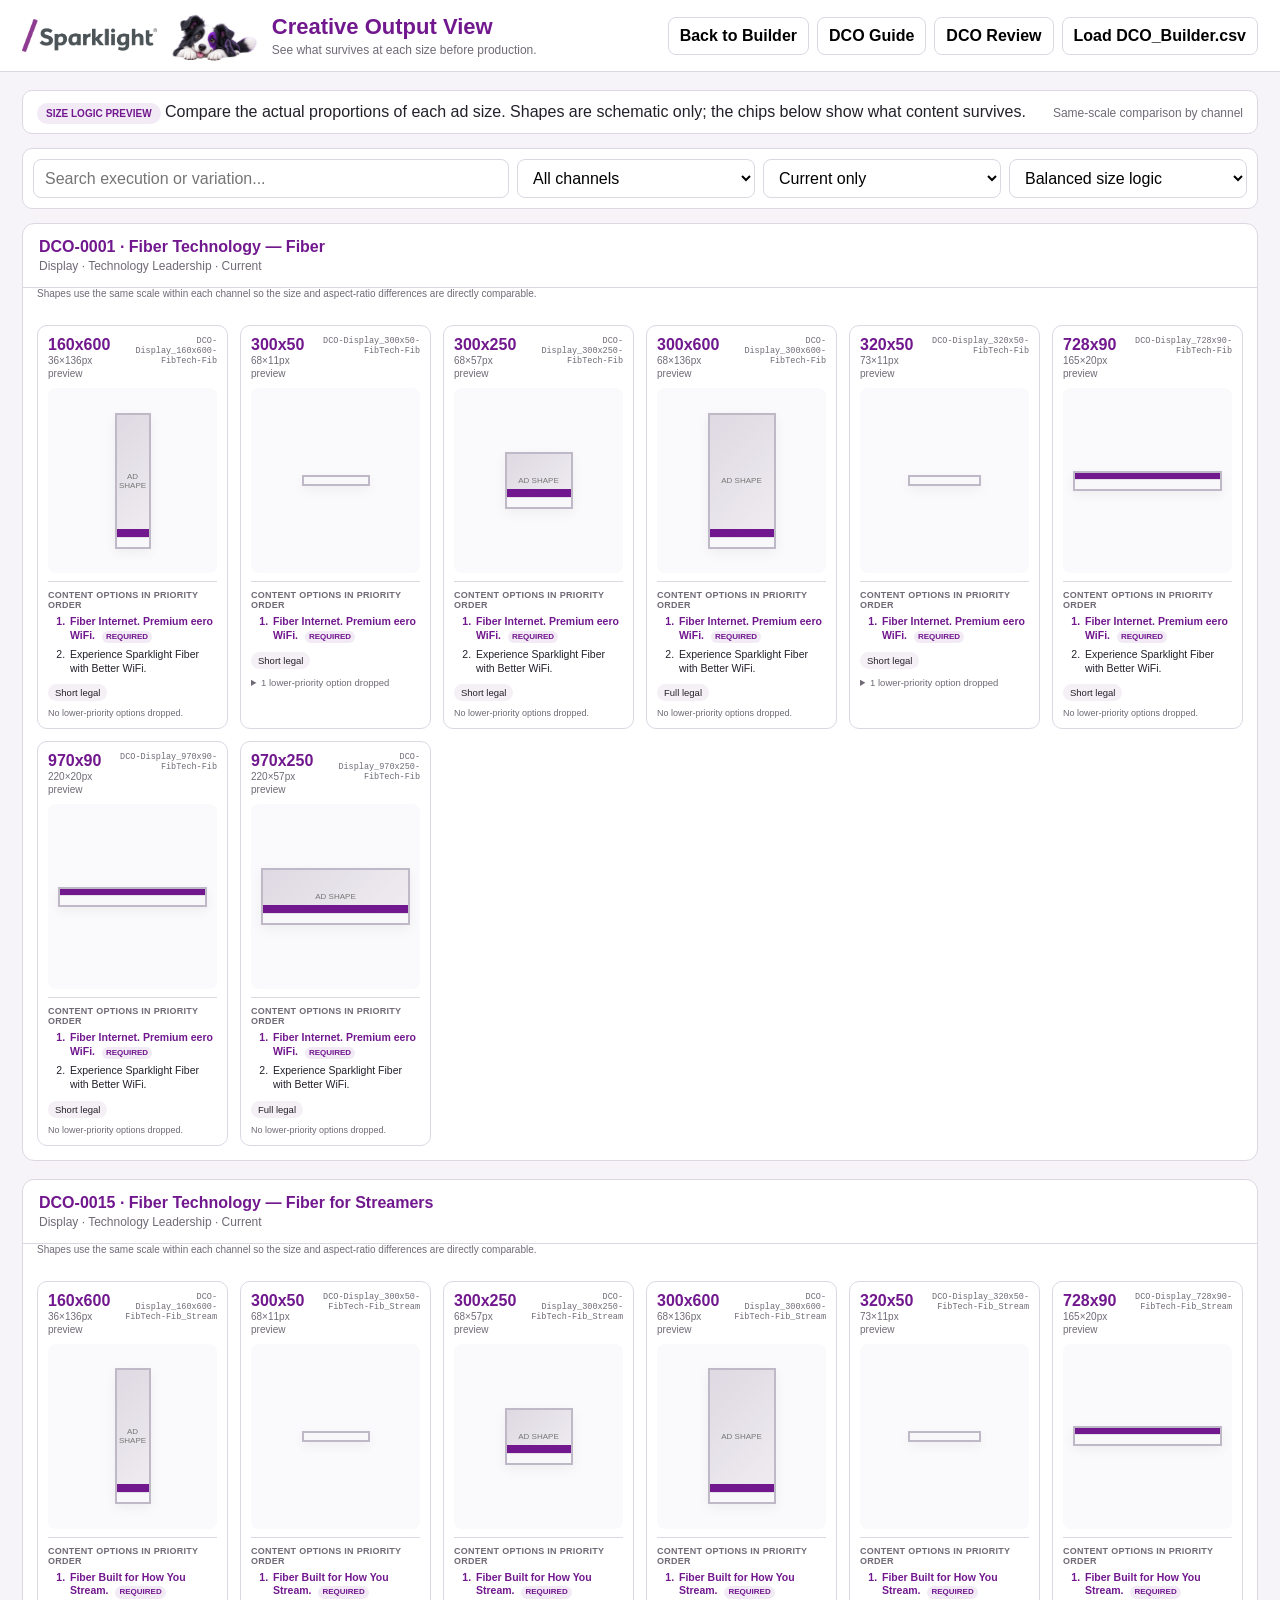
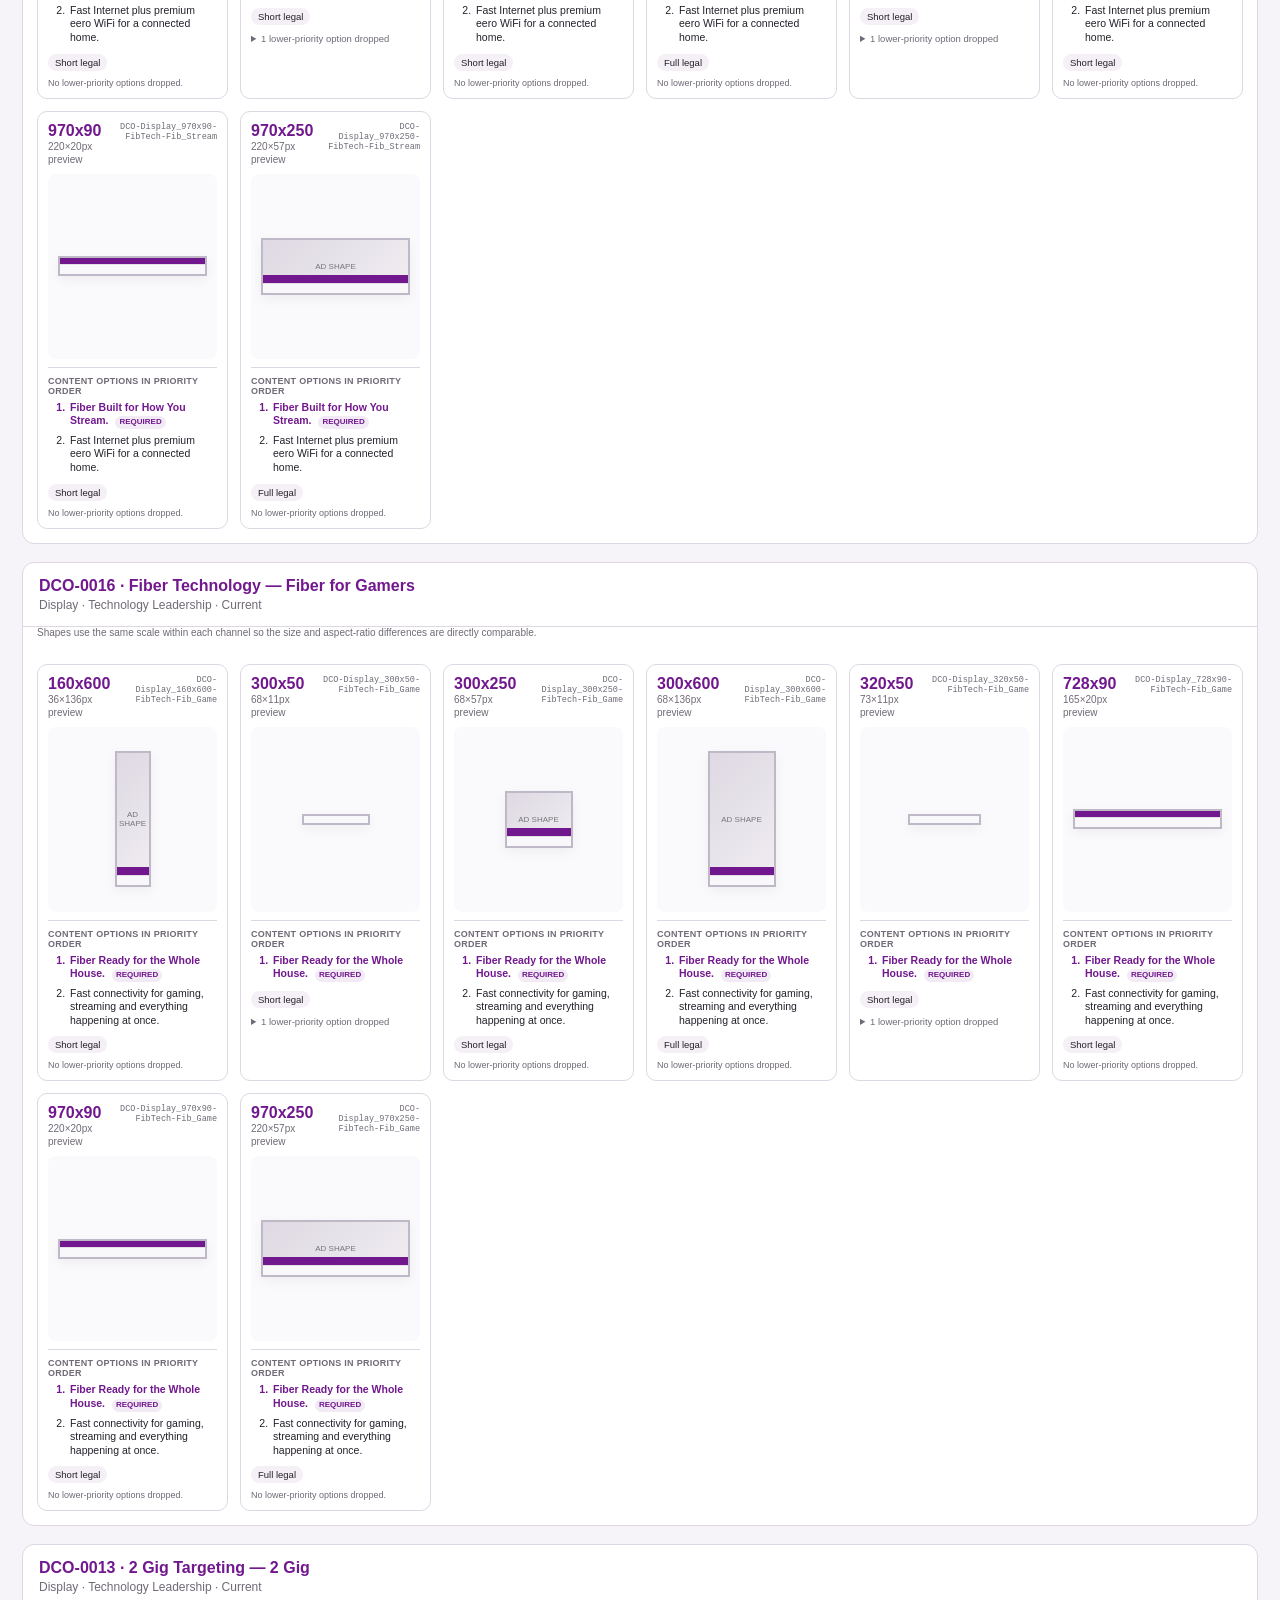
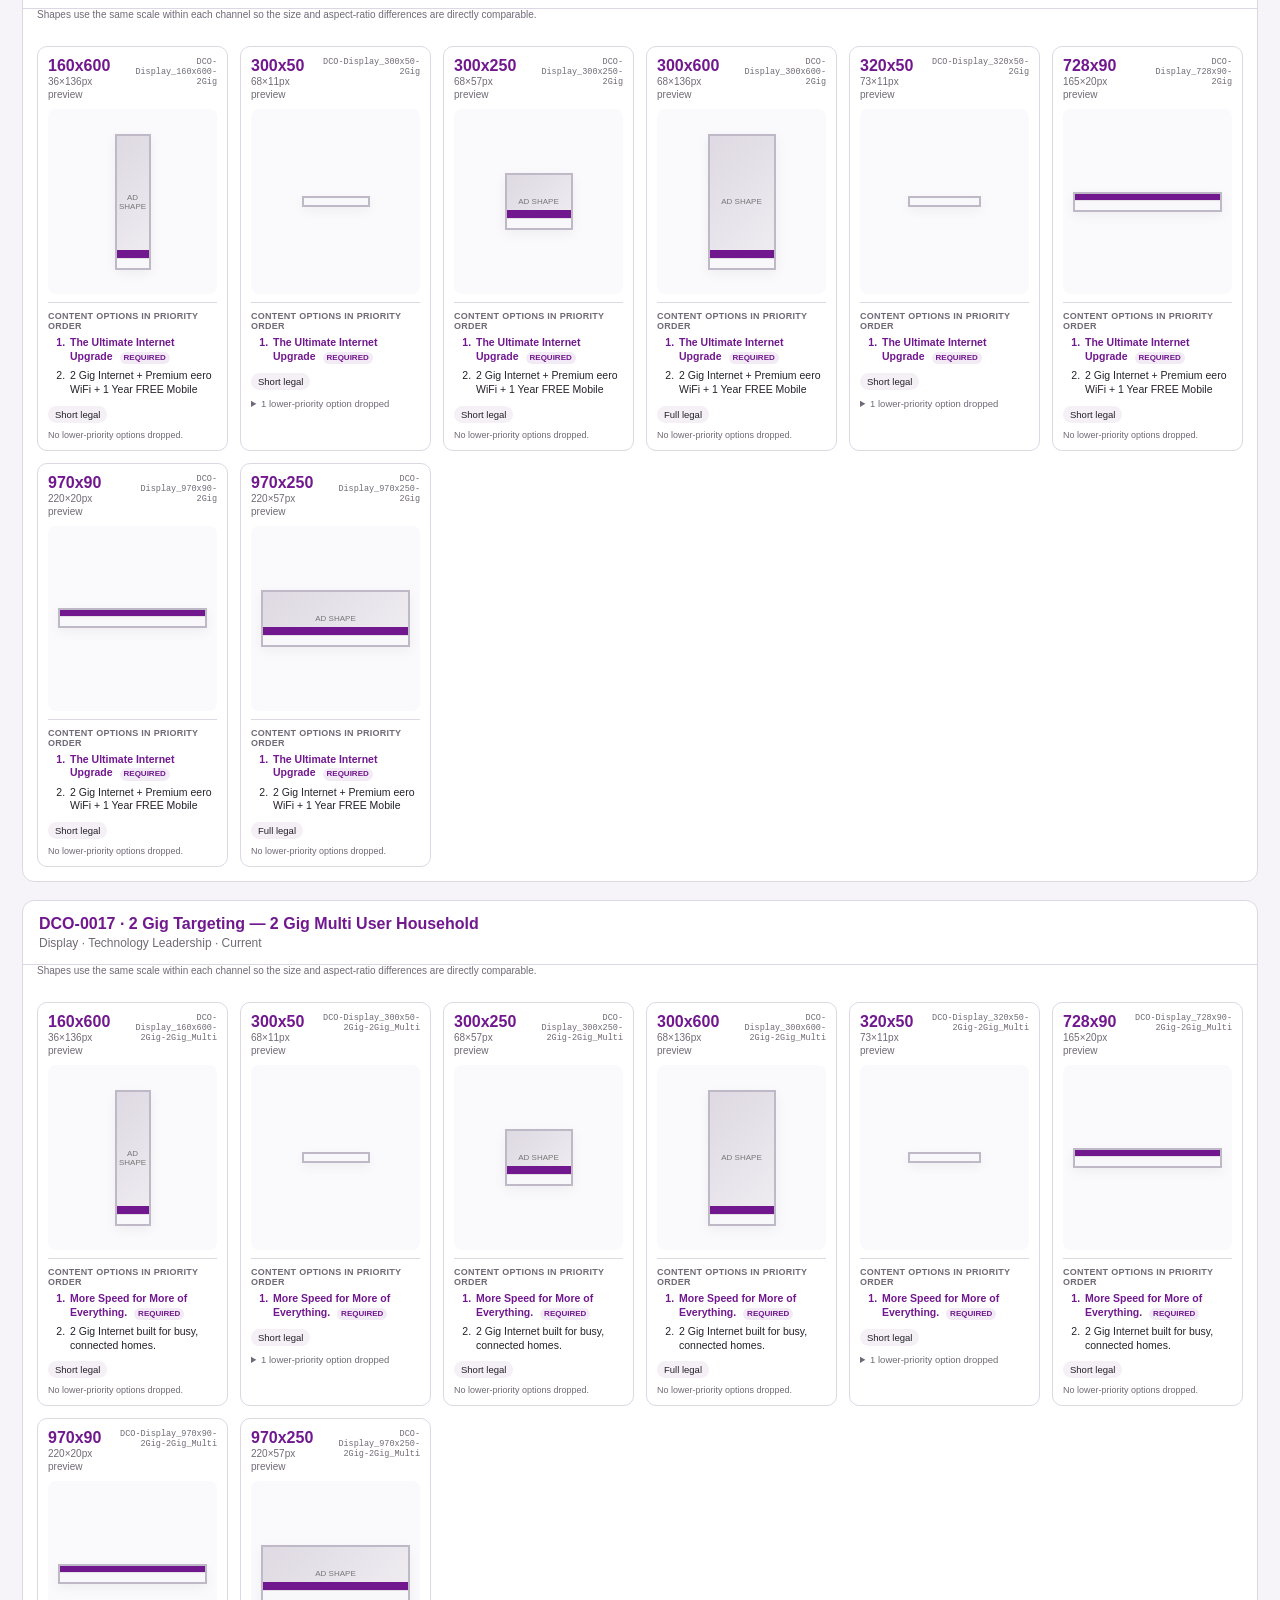
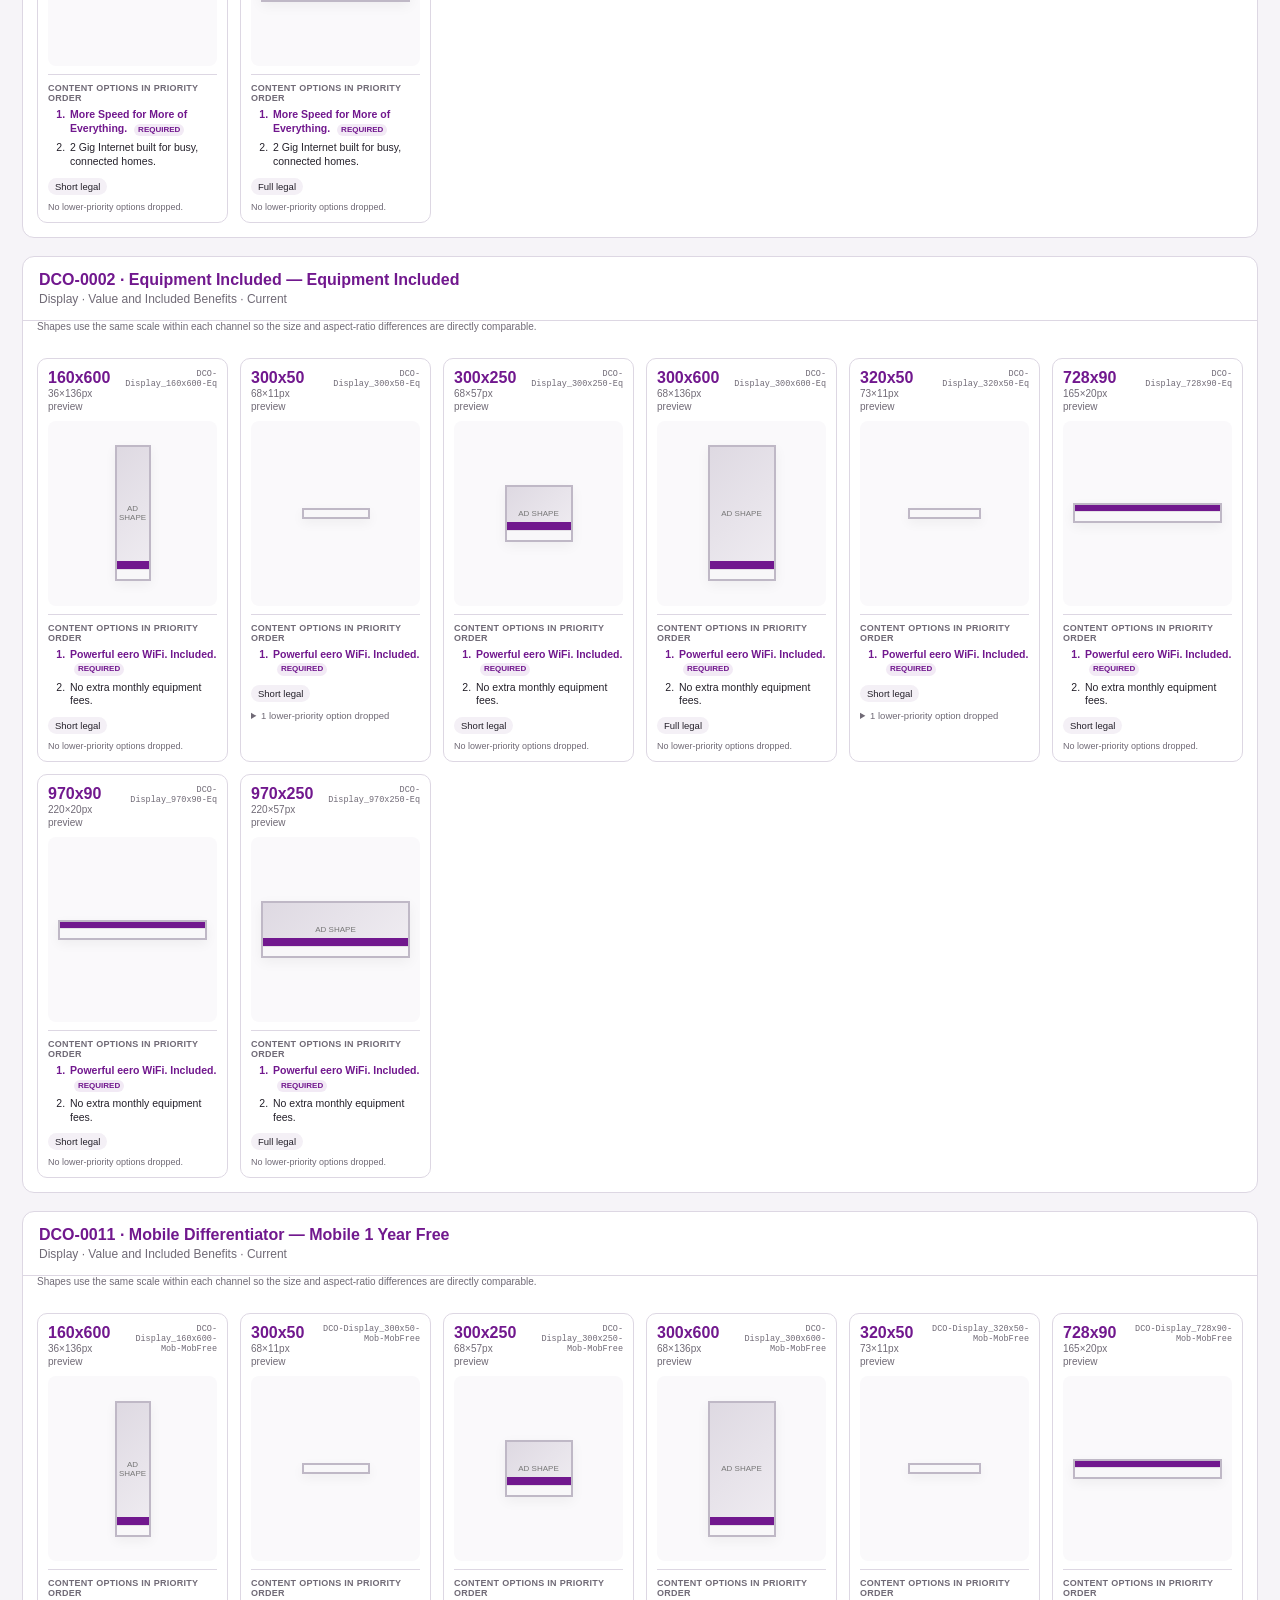
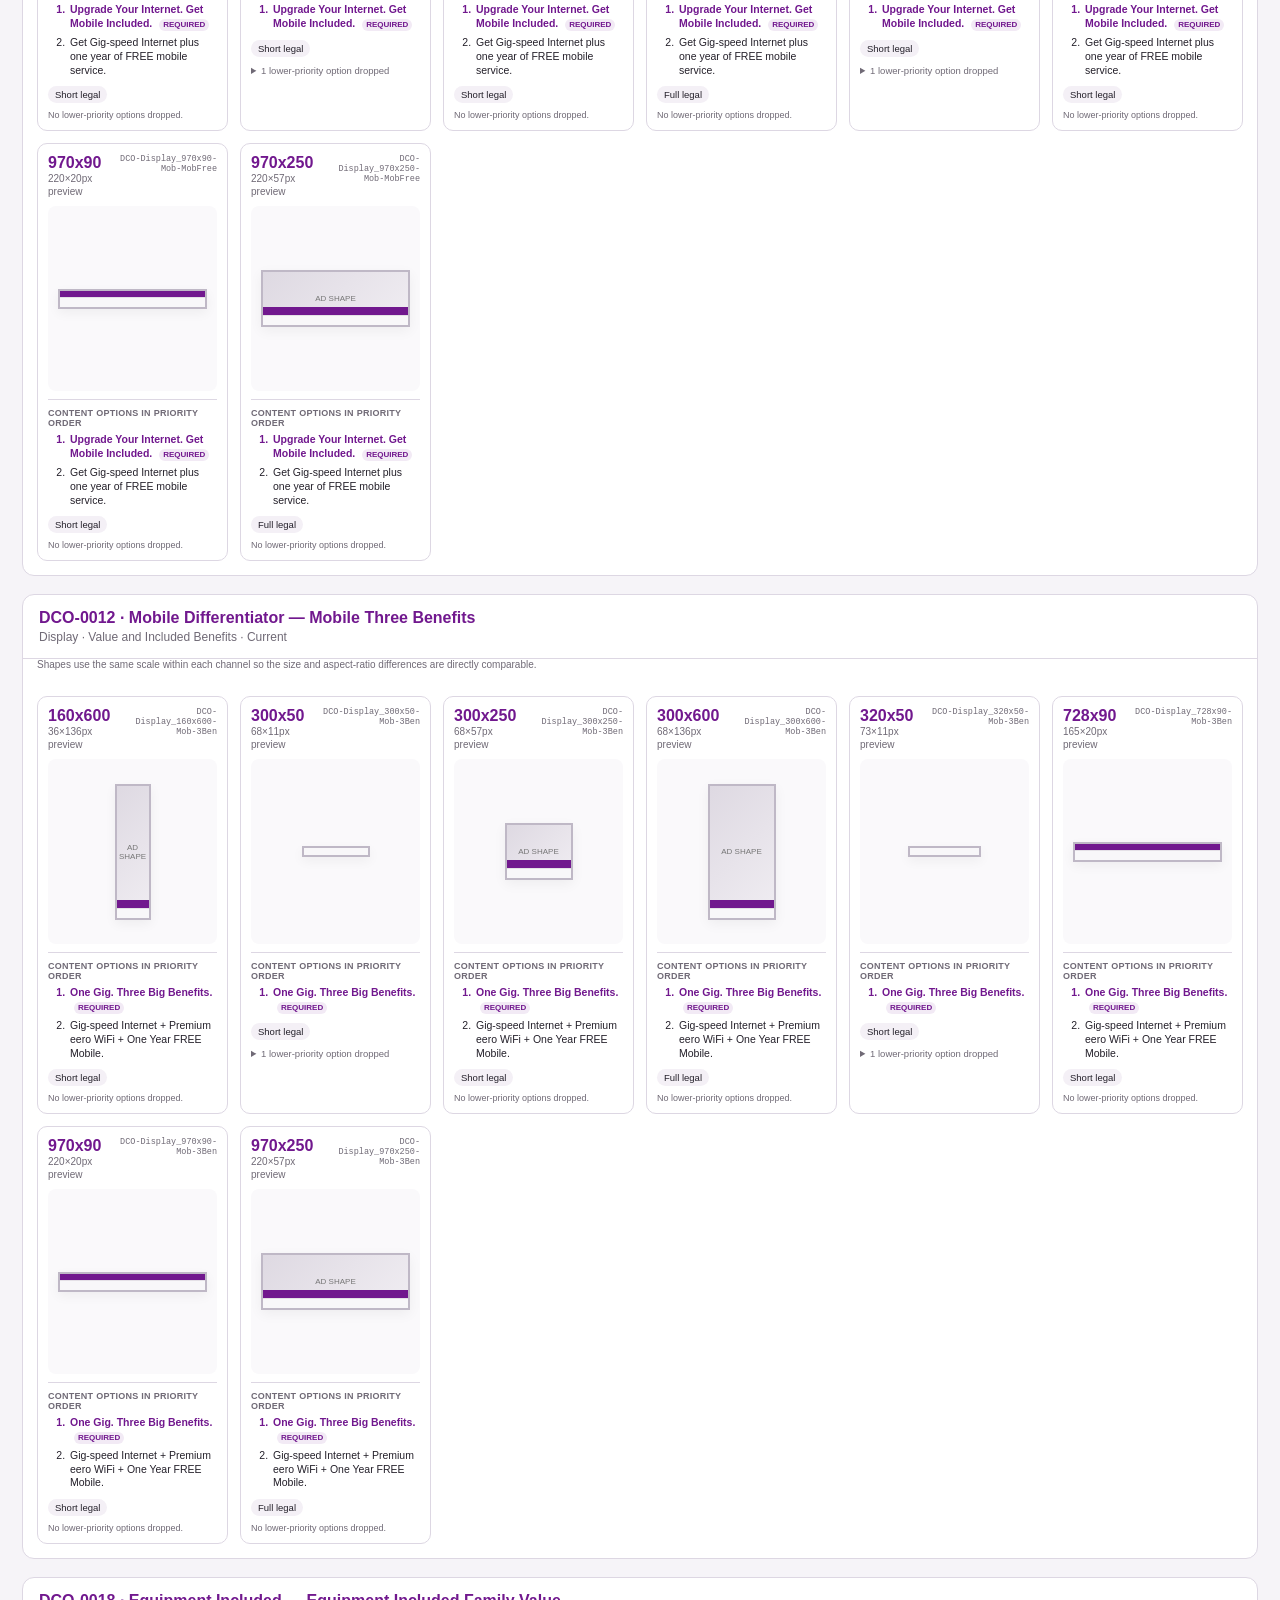
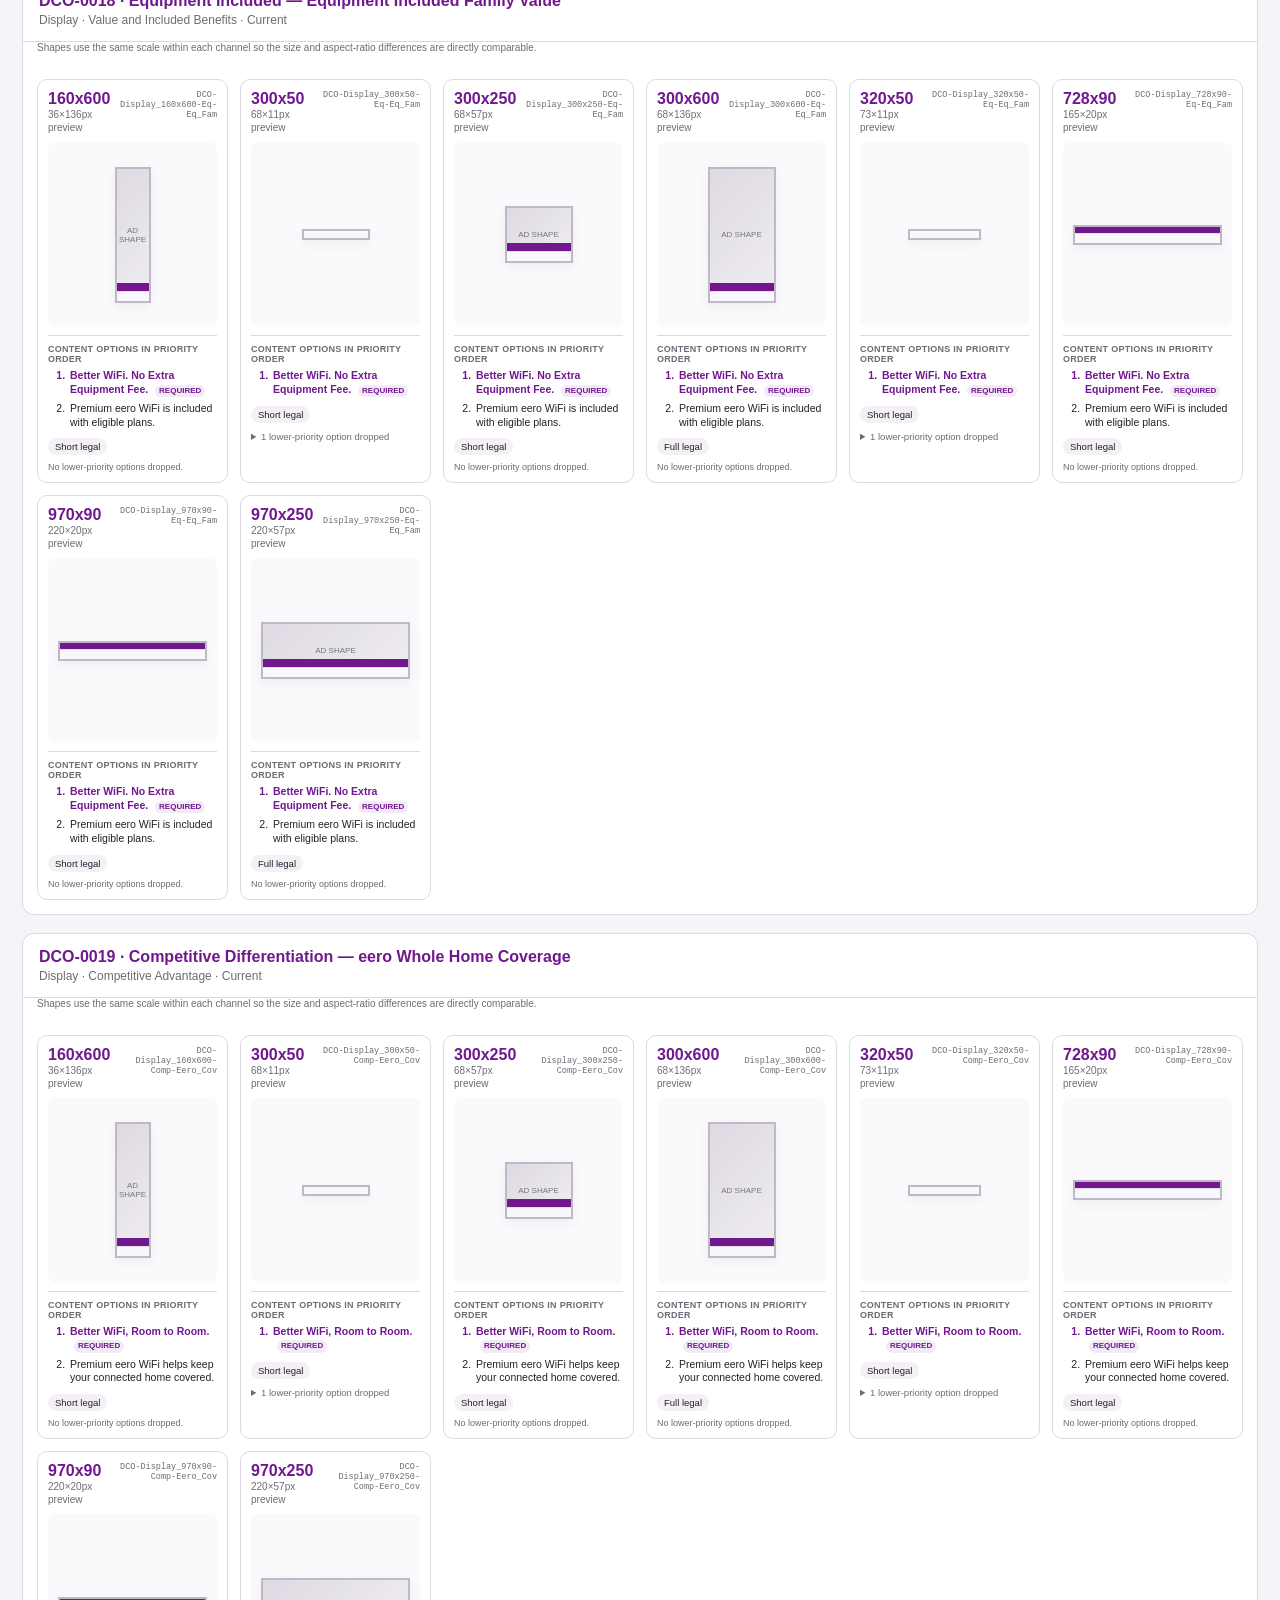
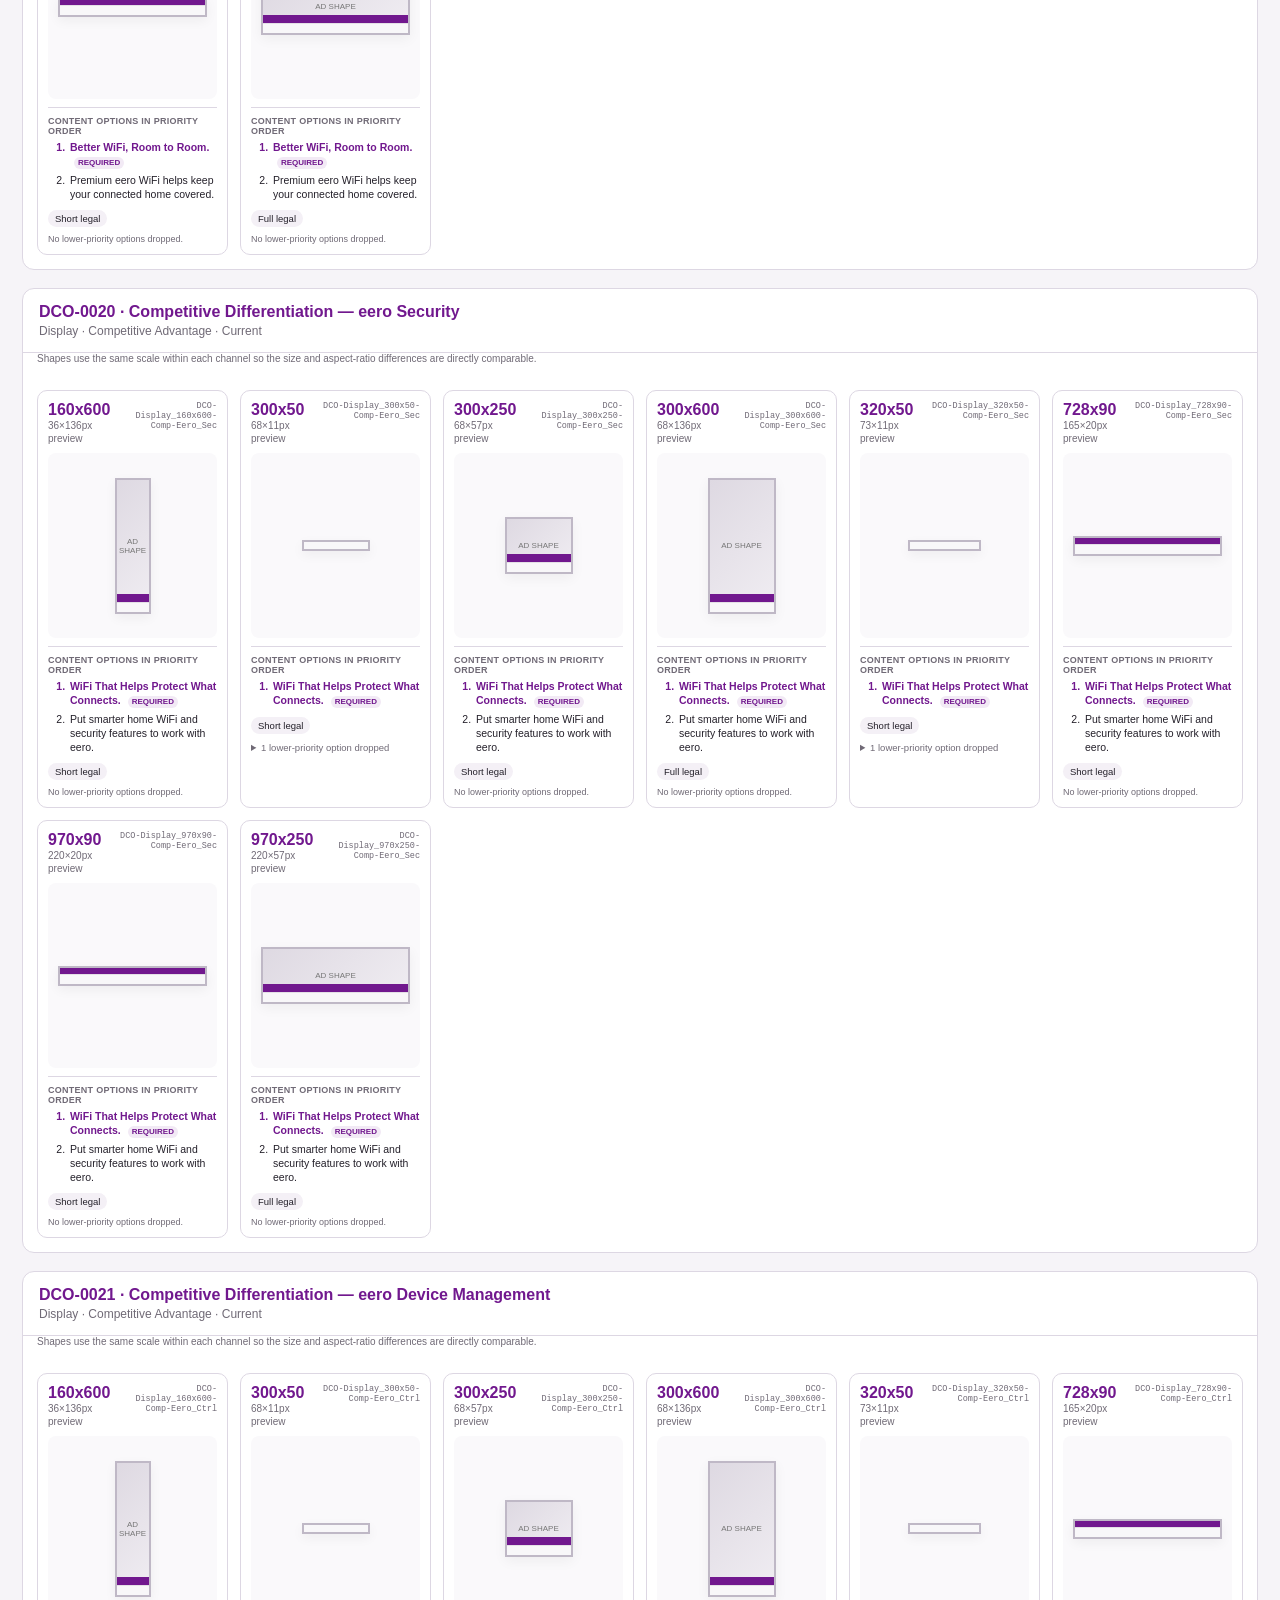
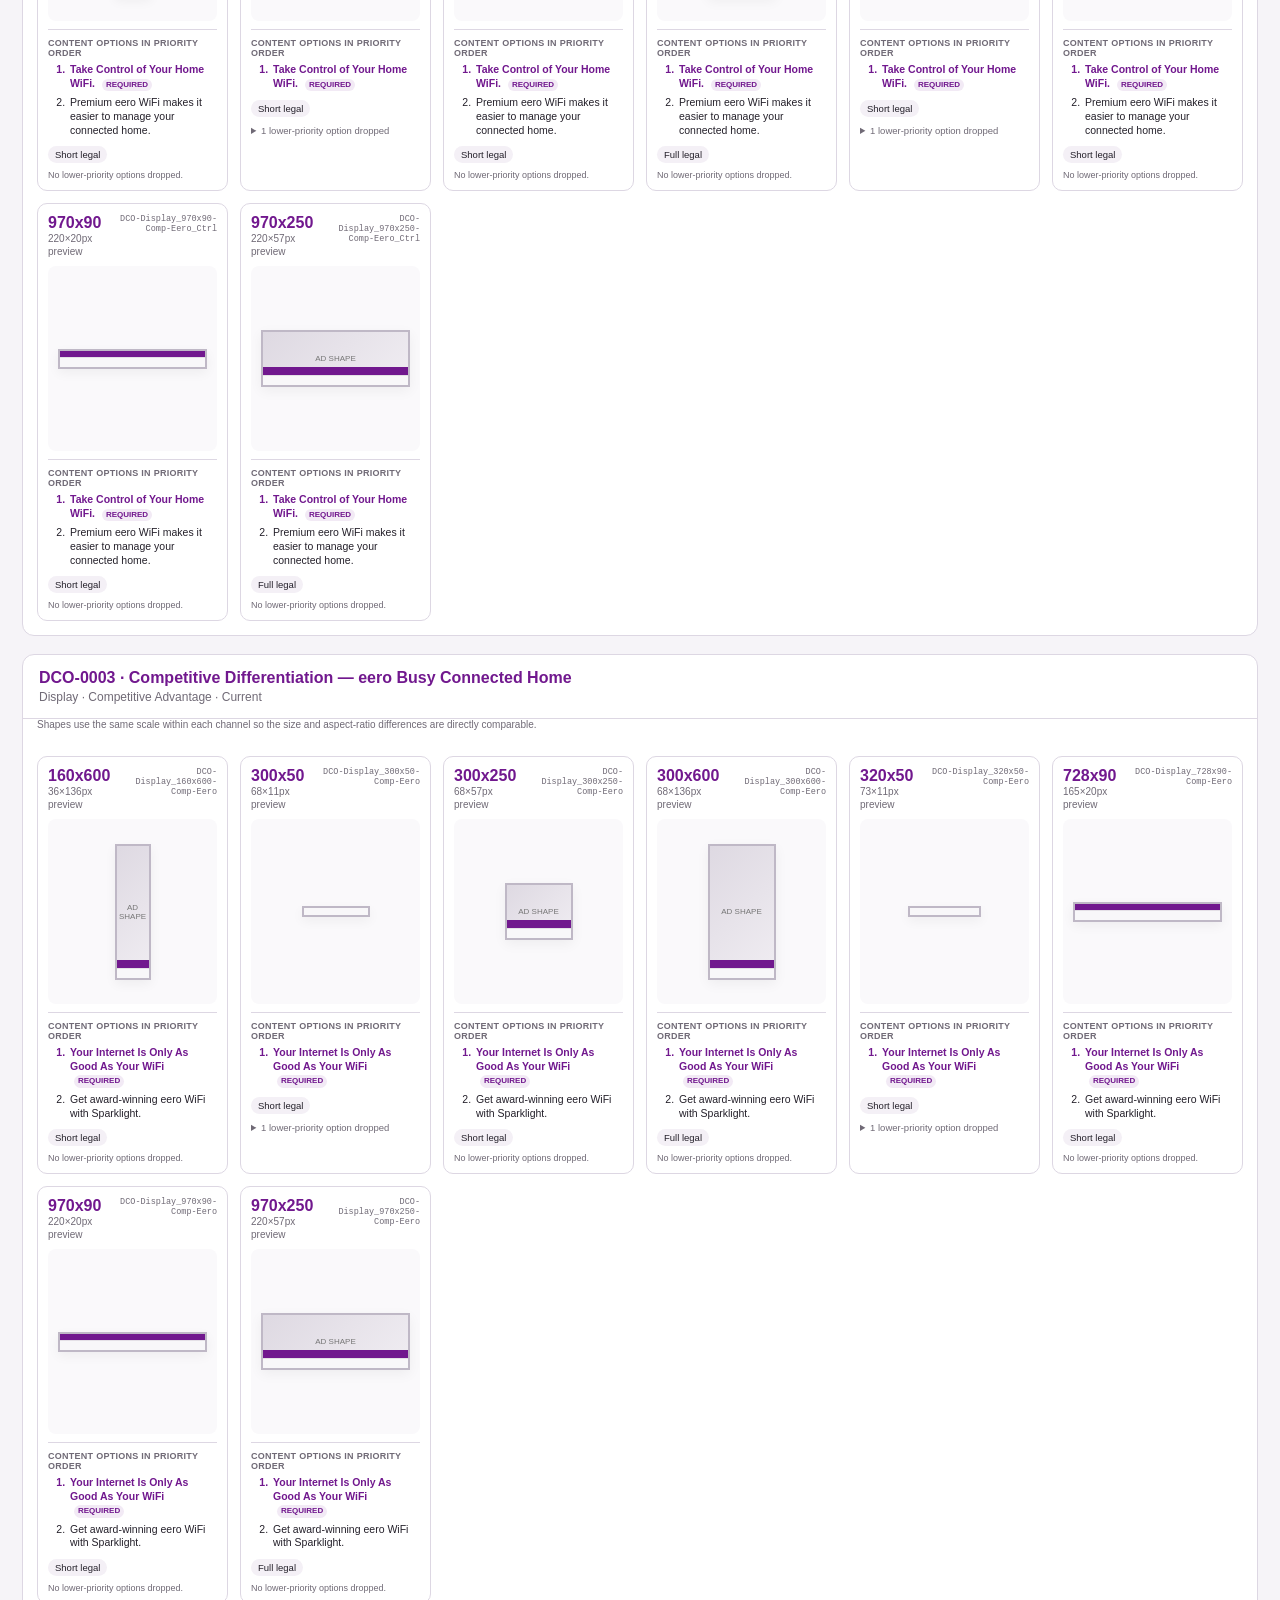
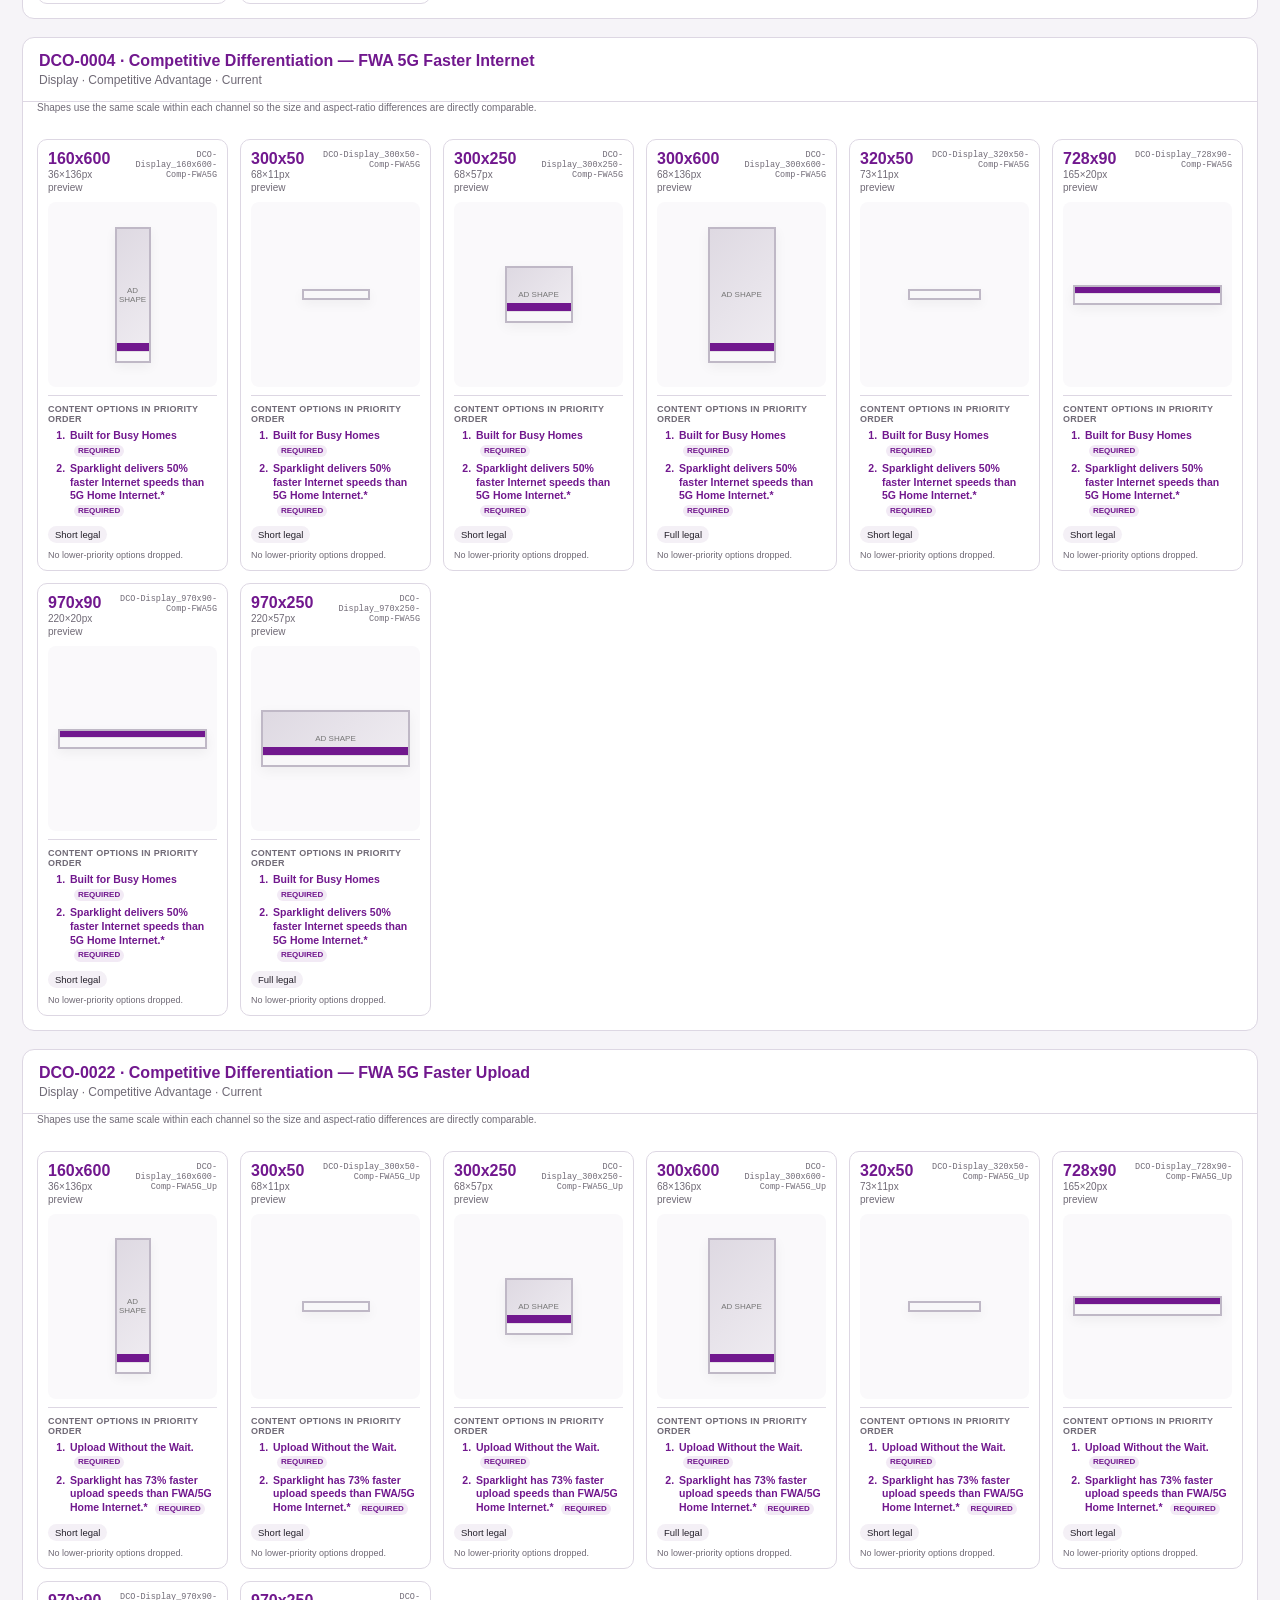
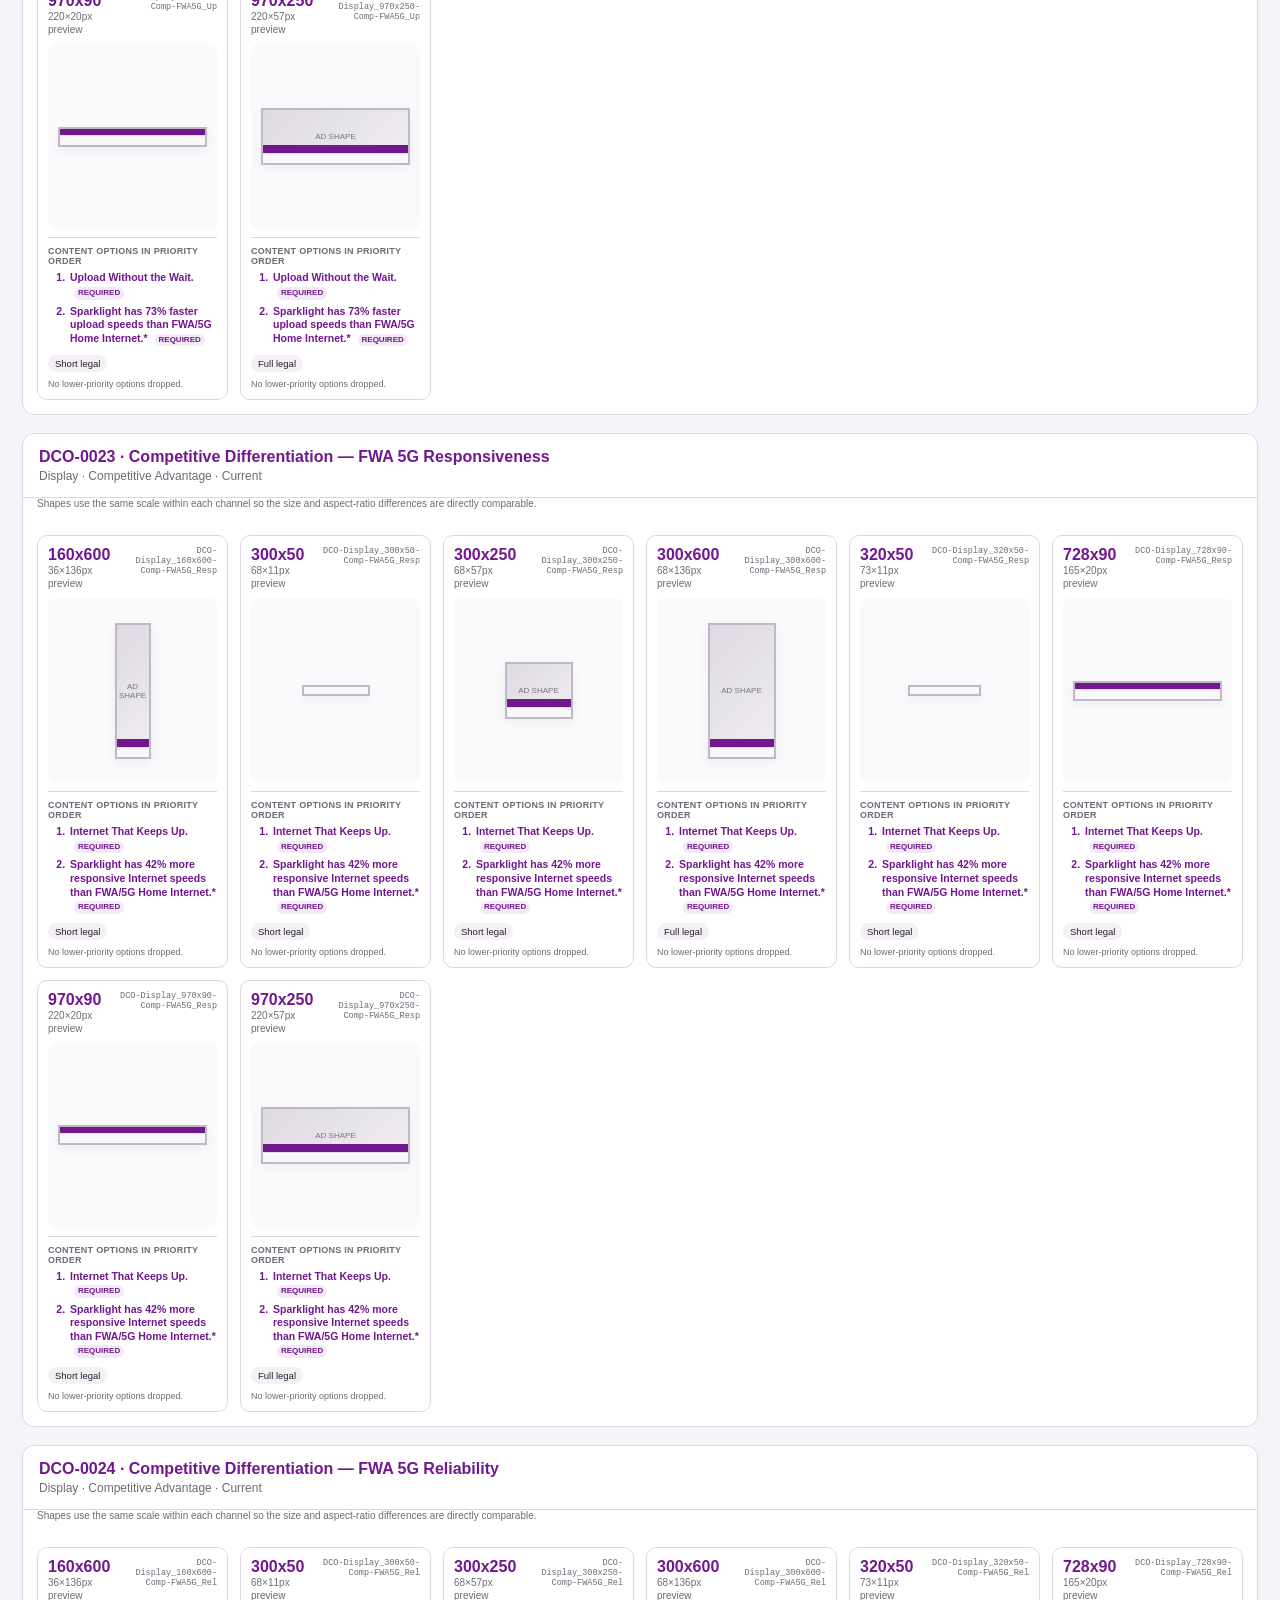
<file: outputs.html>
<!doctype html>
<html lang="en">
<head>
<meta charset="utf-8">
<meta name="viewport" content="width=device-width,initial-scale=1">
<title>DCO Creative Output View</title>
<style>
:root{--p:#71188e;--ink:#24202a;--muted:#706a76;--line:#ddd7e3;--bg:#f6f4f8;--soft:#f2eaf5;--drop:#9c94a2}
*{box-sizing:border-box}
body{margin:0;background:var(--bg);font-family:Inter,Segoe UI,Arial,sans-serif;color:var(--ink)}
header{position:sticky;top:0;z-index:10;background:#fff;border-bottom:1px solid var(--line);padding:14px 22px}
.top{display:flex;justify-content:space-between;align-items:center;gap:14px;flex-wrap:wrap}
.brand{display:flex;align-items:center;gap:14px}
.brand img.logo{height:34px;max-width:220px;object-fit:contain}
.brand img.mascot{height:58px;max-width:120px;object-fit:contain;margin:-8px 0 -14px}
h1{margin:0;color:var(--p);font-size:22px}
.sub{font-size:12px;color:var(--muted);margin-top:3px}
.actions{display:flex;gap:8px;flex-wrap:wrap}
button,select,input{border:1px solid var(--line);background:#fff;border-radius:8px;padding:9px 11px;font:inherit}
button{font-weight:700;cursor:pointer}
button.primary{background:var(--p);color:#fff;border-color:var(--p)}
main{padding:18px 22px 36px}
.controls{display:grid;grid-template-columns:2fr repeat(3,1fr);gap:8px;background:#fff;border:1px solid var(--line);border-radius:10px;padding:10px;margin-bottom:14px}
.summary{background:#fff;border:1px solid var(--line);border-radius:10px;padding:12px 14px;margin-bottom:14px;display:flex;justify-content:space-between;gap:12px;flex-wrap:wrap}
.pill{background:var(--soft);color:var(--p);padding:5px 9px;border-radius:999px;font-size:10px;font-weight:800}
.group{background:#fff;border:1px solid var(--line);border-radius:12px;margin-bottom:18px;overflow:hidden}
.grouphead{padding:14px 16px;border-bottom:1px solid var(--line);display:flex;justify-content:space-between;gap:12px;align-items:flex-start;flex-wrap:wrap}
.grouphead h2{font-size:16px;margin:0 0 3px;color:var(--p)}
.grid{display:grid;grid-template-columns:repeat(auto-fit,minmax(175px,1fr));gap:12px;padding:14px}
.card{border:1px solid var(--line);border-radius:10px;background:#fff;padding:10px;min-width:0;display:flex;flex-direction:column;gap:8px}
.cardtop{display:flex;justify-content:space-between;gap:8px;align-items:flex-start}
.size{font-weight:800;color:var(--p)} .filename{font-family:ui-monospace,Consolas,monospace;font-size:9px;color:var(--muted);overflow-wrap:anywhere}
.stage-wrap{display:flex;align-items:center;justify-content:center;background:#faf9fb;border-radius:8px;height:185px;padding:10px}
.stage{position:relative;border:2px solid #bfb8c6;background:#eeeaf1;overflow:hidden;box-shadow:0 4px 12px rgba(0,0,0,.05);display:flex;align-items:center;justify-content:center;color:#746d78;font-size:9px}
.imagezone{position:absolute;inset:0;background:linear-gradient(135deg,#ded9e2,#f0edf2);display:flex;align-items:center;justify-content:center;color:#777;font-size:8px;text-align:center;padding:3px}
.imagezone img{width:100%;height:100%;object-fit:cover;opacity:.75}
.messagezone{display:none}
.msg{background:#efe6f4;border-left:3px solid var(--p);height:9px;min-height:6px;padding:0;font-size:0;overflow:hidden}
.msg.required{background:#eadcf1;border-left-width:4px}
.logozone{position:absolute;left:0;right:0;bottom:10px;height:8px;background:var(--p);font-size:0}
.legalzone{position:absolute;left:0;right:0;bottom:0;height:10px;background:#f8f7f9;border-top:1px solid #e4e0e6;font-size:0;overflow:hidden}


.meta{font-size:10px;color:var(--muted);line-height:1.35}
.drop{margin-top:7px;border-top:1px dashed var(--line);padding-top:6px;font-size:10px}
.drop strong{color:#6f6875}
.drop ul{margin:4px 0 0 16px;padding:0}
.drop li{margin:2px 0;color:var(--drop)}
.legend{display:flex;gap:12px;flex-wrap:wrap;font-size:10px;color:var(--muted)}
.dot{display:inline-block;width:9px;height:9px;border-radius:2px;margin-right:4px;vertical-align:-1px}
.dot.req{background:#eadcf1;border-left:3px solid var(--p)} .dot.opt{background:#efe6f4;border-left:3px solid var(--p)} .dot.legal{background:#f8f7f9;border:1px solid var(--line)}
.empty{padding:30px;text-align:center;color:var(--muted)}
@media(max-width:760px){
  header{position:static;padding:12px}
  .top{align-items:flex-start}
  .brand{width:100%}
  .brand img.logo{height:30px;max-width:150px}
  .brand img.mascot{height:46px;max-width:80px}
  h1{font-size:20px}
  .actions{width:100%;display:grid;grid-template-columns:1fr 1fr}
  .actions button{width:100%;font-size:12px;padding:8px}
  main{padding:12px}
  .controls{grid-template-columns:1fr}
  .grid{grid-template-columns:1fr 1fr}
  .grouphead .sub{font-size:11px}
  .stage-wrap{height:150px}
  .filename{display:none}
}
@media(max-width:480px){
  .grid{grid-template-columns:1fr}
}
@media(max-width:900px){.controls{grid-template-columns:1fr 1fr}}

.compare-note{font-size:10px;color:var(--muted);line-height:1.3}
.keepdrop{display:flex;gap:6px;flex-wrap:wrap;font-size:10px}
.keepdrop span{padding:3px 6px;border-radius:999px;background:#f4f0f6}
.keepdrop .keep{color:var(--p);font-weight:800}
.keepdrop .dropchip{color:#777}
.filename{font-family:ui-monospace,Consolas,monospace;font-size:8.5px;color:var(--muted);overflow-wrap:anywhere;max-width:125px;text-align:right}
.grouphead .brief{display:none}
.scale-key{font-size:10px;color:var(--muted);padding:0 14px 12px}


.content-options{border-top:1px solid var(--line);padding-top:8px}
.content-label{font-size:9px;font-weight:800;color:var(--muted);text-transform:uppercase;letter-spacing:.03em;margin-bottom:5px}
.content-list{margin:0 0 7px 20px;padding:0;font-size:10.5px;line-height:1.3}
.content-list li{margin:0 0 5px;padding-left:2px}
.content-list li.required{font-weight:800;color:var(--p)}
.required-tag{display:inline-block;margin-left:4px;padding:1px 4px;border-radius:999px;background:var(--soft);font-size:8px;text-transform:uppercase}
.legal-pill{display:inline-block;padding:3px 7px;border-radius:999px;background:#f4f0f6;font-size:9.5px;margin-bottom:5px}
.dropped-list{font-size:9.5px;color:var(--muted);margin-top:3px}
.dropped-list summary{cursor:pointer}
.dropped-list ol{margin:5px 0 0 20px;padding:0}
.dropped-list li{margin-bottom:3px}
.drop-none{font-size:9px;color:var(--muted);margin-top:2px}
@media(max-width:760px){
  .content-list{font-size:12px;line-height:1.35}
  .content-label{font-size:10px}
  .legal-pill,.dropped-list,.drop-none{font-size:10px}
}

</style>
</head>
<body>
<header><div class="top">
<div class="brand">
<img class="logo" src="assets/Sparklight(R)-purple-rgb.png" alt="Sparklight" onerror="this.style.display='none'">
<img class="mascot" src="assets/HeaderMascot.png" alt="" onerror="this.style.display='none'">
<div><h1>Creative Output View</h1><div class="sub">See what survives at each size before production.</div></div>
</div>
<div class="actions">
<button onclick="location.href='index.html?ts='+Date.now()">Back to Builder</button>
<button onclick="location.href='DCO_Guide.html'">DCO Guide</button>
<button onclick="location.href='DCOReview.html'">DCO Review</button>
<button onclick="document.getElementById('csvFile').click()">Load DCO_Builder.csv</button>
<input id="csvFile" type="file" accept=".csv" style="display:none">
</div>
</div></header>

<main>
<div class="summary">
<div><span class="pill">SIZE LOGIC PREVIEW</span> Compare the actual proportions of each ad size. Shapes are schematic only; the chips below show what content survives.</div>
<div class="sub">Same-scale comparison by channel</div>
</div>

<div class="controls">
<input id="search" placeholder="Search execution or variation..." oninput="render()">
<select id="channel" onchange="render()"><option value="">All channels</option><option>Display</option><option>Social</option><option>Landing Page</option><option>Email</option></select>
<select id="status" onchange="render()"><option value="Current">Current only</option><option value="">All statuses</option><option>Future</option><option>Retired</option></select>
<select id="density" onchange="render()"><option value="balanced">Balanced size logic</option><option value="strict">Stricter small-size logic</option></select>
</div>

<div id="output"></div>
</main>

<script>
const DATA_KEY='DCO_BUILDER_WORKING_DATA';
const SEED=[{"Record_ID": "DCO-0001", "Sequence_Next": "28", "Execution": "Fiber Technology", "Execution_Code": "FibTech", "Variation": "Fiber", "CE_Code": "Fib", "Pillar": "Technology Leadership", "Target": "Fiber-enabled expansion markets / ZIPs over-indexing to fiber", "Market_Zip": "TBD", "Offer_Speed": "", "Offer_Price_Dollars": "", "Offer_Price_Cents": "", "Offer_Term_Period": "", "Offer_Regular_Rate": "", "Channel": "Display", "Size": "Full Set", "Status": "Current", "Start_Date": "", "End_Date": "", "Creative_Brief": "Build the Fiber + Better WiFi route for Fiber-enabled expansion markets / ZIPs over-indexing to fiber. Audience and demo: Connected family / multi-device household. Visual direction: Modern home with multiple people/devices + subtle fiber/eero product cue. Lead with: Fiber Internet. Premium eero WiFi. Support with: Experience Sparklight Fiber with Better WiFi. Dynamic fields: Market name; fiber availability; offer. Guardrails: Localize by market where feasible.", "Image_Description_Prompt": "Modern home with multiple people/devices + subtle fiber/eero product cue. Audience: Connected family / multi-device household.", "Image_Asset": "", "Supporting_Copy": "Experience Sparklight Fiber with Better WiFi.", "Legal_Full": "", "Legal_Short": "", "Approval_Notes": "Localize by market name where feasible.", "AMJ_ID": "TL-01", "AMJ_Creative_Pillar": "Technology Leadership", "AMJ_Message_Theme_Angle": "Fiber + Better WiFi", "AMJ_Targeting_Trigger": "Fiber-enabled expansion markets / ZIPs over-indexing to fiber", "AMJ_Audience_Demo_Visual": "Connected family / multi-device household", "AMJ_Primary_Visual_Direction": "Modern home with multiple people/devices + subtle fiber/eero product cue", "AMJ_Sample_Headline": "Fiber Internet. Premium eero WiFi.", "AMJ_Support_Copy_Proof_Point": "Experience Sparklight Fiber with Better WiFi.", "AMJ_Offer_Product_Layer": "TBD", "AMJ_Localization_Dynamic_Fields": "Market name; fiber availability; offer", "AMJ_Test_Learning_Question": "Does pairing Fiber + premium WiFi outperform Fiber-only messaging?", "AMJ_Priority": "High", "AMJ_Dependencies_Guardrails": "Localize by market where feasible.", "AMJ_Horizontal_Base_Strategy": "", "AMJ_Horizontal_Trigger_Market_Rule": "", "AMJ_Horizontal_Core_Message": "", "AMJ_Variant_Family_Multi_Device": "", "AMJ_Variant_WFH_Professional": "", "AMJ_Variant_Gamer_Power_User": "", "AMJ_Variant_Parent_Security": "", "AMJ_Variant_Entertainment_Streamer": "", "AMJ_What_Stays_Constant": "", "AMJ_What_Changes_Dynamically": "", "AMJ_Comparison_Status": "Updated existing DCO route", "Message_1_Required": "1", "Message_2_Required": "0", "Message_3_Required": "0", "Message_4_Required": "0", "Message_5_Required": "0", "Message_1": "Fiber Internet. Premium eero WiFi.", "Message_2": "Experience Sparklight Fiber with Better WiFi.", "Message_3": "", "Message_4": "", "Message_5": ""}, {"Record_ID": "DCO-0015", "Sequence_Next": "", "Execution": "Fiber Technology", "Execution_Code": "FibTech", "Variation": "Fiber for Streamers", "CE_Code": "Fib_Stream", "Pillar": "Technology Leadership", "Target": "Fiber-enabled ZIPs", "Market_Zip": "TBD", "Offer_Speed": "", "Offer_Price_Dollars": "", "Offer_Price_Cents": "", "Offer_Term_Period": "", "Offer_Regular_Rate": "", "Channel": "Display", "Size": "Full Set", "Status": "Current", "Start_Date": "", "End_Date": "", "Creative_Brief": "Build the Fiber for Streamers / Entertainment route for Fiber-enabled ZIPs. Audience and demo: Streaming household / entertainment-first. Visual direction: Couple/family streaming on multiple screens; avoid generic router-only creative. Lead with: Fiber Built for How You Stream. Support with: Fast Internet plus premium eero WiFi for a connected home. Dynamic fields: Market name; fiber availability; offer. Guardrails: Concept expansion for DCO; validate final claims/copy.", "Image_Description_Prompt": "Couple/family streaming on multiple screens; avoid generic router-only creative. Audience: Streaming household / entertainment-first.", "Image_Asset": "", "Supporting_Copy": "Fast Internet plus premium eero WiFi for a connected home.", "Legal_Full": "", "Legal_Short": "", "Approval_Notes": "", "AMJ_ID": "TL-02", "AMJ_Creative_Pillar": "Technology Leadership", "AMJ_Message_Theme_Angle": "Fiber for Streamers / Entertainment", "AMJ_Targeting_Trigger": "Fiber-enabled ZIPs", "AMJ_Audience_Demo_Visual": "Streaming household / entertainment-first", "AMJ_Primary_Visual_Direction": "Couple/family streaming on multiple screens; avoid generic router-only creative", "AMJ_Sample_Headline": "Fiber Built for How You Stream.", "AMJ_Support_Copy_Proof_Point": "Fast Internet plus premium eero WiFi for a connected home.", "AMJ_Offer_Product_Layer": "TBD", "AMJ_Localization_Dynamic_Fields": "Market name; fiber availability; offer", "AMJ_Test_Learning_Question": "Does entertainment-led imagery lift response among streaming-heavy audiences?", "AMJ_Priority": "Medium", "AMJ_Dependencies_Guardrails": "Concept expansion for DCO; validate final claims/copy.", "AMJ_Horizontal_Base_Strategy": "", "AMJ_Horizontal_Trigger_Market_Rule": "", "AMJ_Horizontal_Core_Message": "", "AMJ_Variant_Family_Multi_Device": "", "AMJ_Variant_WFH_Professional": "", "AMJ_Variant_Gamer_Power_User": "", "AMJ_Variant_Parent_Security": "", "AMJ_Variant_Entertainment_Streamer": "", "AMJ_What_Stays_Constant": "", "AMJ_What_Changes_Dynamically": "", "AMJ_Comparison_Status": "New route from AMJ update", "Message_1_Required": "1", "Message_2_Required": "0", "Message_3_Required": "0", "Message_4_Required": "0", "Message_5_Required": "0", "Message_1": "Fiber Built for How You Stream.", "Message_2": "Fast Internet plus premium eero WiFi for a connected home.", "Message_3": "", "Message_4": "", "Message_5": ""}, {"Record_ID": "DCO-0016", "Sequence_Next": "", "Execution": "Fiber Technology", "Execution_Code": "FibTech", "Variation": "Fiber for Gamers", "CE_Code": "Fib_Game", "Pillar": "Technology Leadership", "Target": "Fiber-enabled ZIPs; gaming/high-device audience where available", "Market_Zip": "TBD", "Offer_Speed": "", "Offer_Price_Dollars": "", "Offer_Price_Cents": "", "Offer_Term_Period": "", "Offer_Regular_Rate": "", "Channel": "Display", "Size": "Full Set", "Status": "Current", "Start_Date": "", "End_Date": "", "Creative_Brief": "Build the Fiber for Gamers / High-Demand Homes route for Fiber-enabled ZIPs; gaming/high-device audience where available. Audience and demo: Gamers / high-device household. Visual direction: Gaming setup plus other simultaneous household use. Lead with: Fiber Ready for the Whole House. Support with: Fast connectivity for gaming, streaming and everything happening at once. Dynamic fields: Fiber availability; market; offer. Guardrails: Concept expansion; avoid unsupported latency claims.", "Image_Description_Prompt": "Gaming setup plus other simultaneous household use. Audience: Gamers / high-device household.", "Image_Asset": "", "Supporting_Copy": "Fast connectivity for gaming, streaming and everything happening at once.", "Legal_Full": "", "Legal_Short": "", "Approval_Notes": "", "AMJ_ID": "TL-03", "AMJ_Creative_Pillar": "Technology Leadership", "AMJ_Message_Theme_Angle": "Fiber for Gamers / High-Demand Homes", "AMJ_Targeting_Trigger": "Fiber-enabled ZIPs; gaming/high-device audience where available", "AMJ_Audience_Demo_Visual": "Gamers / high-device household", "AMJ_Primary_Visual_Direction": "Gaming setup plus other simultaneous household use", "AMJ_Sample_Headline": "Fiber Ready for the Whole House.", "AMJ_Support_Copy_Proof_Point": "Fast connectivity for gaming, streaming and everything happening at once.", "AMJ_Offer_Product_Layer": "TBD", "AMJ_Localization_Dynamic_Fields": "Fiber availability; market; offer", "AMJ_Test_Learning_Question": "Does high-demand-use imagery outperform broad family imagery?", "AMJ_Priority": "Medium", "AMJ_Dependencies_Guardrails": "Concept expansion; avoid unsupported latency claims.", "AMJ_Horizontal_Base_Strategy": "", "AMJ_Horizontal_Trigger_Market_Rule": "", "AMJ_Horizontal_Core_Message": "", "AMJ_Variant_Family_Multi_Device": "", "AMJ_Variant_WFH_Professional": "", "AMJ_Variant_Gamer_Power_User": "", "AMJ_Variant_Parent_Security": "", "AMJ_Variant_Entertainment_Streamer": "", "AMJ_What_Stays_Constant": "", "AMJ_What_Changes_Dynamically": "", "AMJ_Comparison_Status": "New route from AMJ update", "Message_1_Required": "1", "Message_2_Required": "0", "Message_3_Required": "0", "Message_4_Required": "0", "Message_5_Required": "0", "Message_1": "Fiber Ready for the Whole House.", "Message_2": "Fast connectivity for gaming, streaming and everything happening at once.", "Message_3": "", "Message_4": "", "Message_5": ""}, {"Record_ID": "DCO-0013", "Sequence_Next": "", "Execution": "2 Gig Targeting", "Execution_Code": "2Gig", "Variation": "2 Gig", "CE_Code": "2Gig", "Pillar": "Technology Leadership", "Target": "Areas with multi-Gig availability", "Market_Zip": "TBD", "Offer_Speed": "", "Offer_Price_Dollars": "", "Offer_Price_Cents": "", "Offer_Term_Period": "", "Offer_Regular_Rate": "", "Channel": "Display", "Size": "Full Set", "Status": "Current", "Start_Date": "", "End_Date": "", "Creative_Brief": "Build the 2 Gig – Ultimate Upgrade route for Areas with multi-Gig availability. Audience and demo: Power users / tech-forward household. Visual direction: Premium multi-device home, creator/gamer/remote worker cues. Lead with: The Ultimate Internet Upgrade Support with: 2 Gig Internet + Premium eero WiFi + 1 Year FREE Mobile Dynamic fields: 2 Gig availability; market; offer. Guardrails: Only serve where 2 Gig is available.", "Image_Description_Prompt": "Premium multi-device home, creator/gamer/remote worker cues. Audience: Power users / tech-forward household.", "Image_Asset": "", "Supporting_Copy": "2 Gig Internet + Premium eero WiFi + 1 Year FREE Mobile", "Legal_Full": "", "Legal_Short": "", "Approval_Notes": "", "AMJ_ID": "TL-04", "AMJ_Creative_Pillar": "Technology Leadership", "AMJ_Message_Theme_Angle": "2 Gig – Ultimate Upgrade", "AMJ_Targeting_Trigger": "Areas with multi-Gig availability", "AMJ_Audience_Demo_Visual": "Power users / tech-forward household", "AMJ_Primary_Visual_Direction": "Premium multi-device home, creator/gamer/remote worker cues", "AMJ_Sample_Headline": "The Ultimate Internet Upgrade", "AMJ_Support_Copy_Proof_Point": "2 Gig Internet + Premium eero WiFi + 1 Year FREE Mobile", "AMJ_Offer_Product_Layer": "TBD", "AMJ_Localization_Dynamic_Fields": "2 Gig availability; market; offer", "AMJ_Test_Learning_Question": "Which audience visual makes 2 Gig feel most relevant rather than simply 'more speed'?", "AMJ_Priority": "High", "AMJ_Dependencies_Guardrails": "Only serve where 2 Gig is available.", "AMJ_Horizontal_Base_Strategy": "2 Gig", "AMJ_Horizontal_Trigger_Market_Rule": "Multi-Gig serviceability", "AMJ_Horizontal_Core_Message": "2 Gig as the premium speed tier.", "AMJ_Variant_Family_Multi_Device": "Large connected family", "AMJ_Variant_WFH_Professional": "Heavy WFH + cloud use", "AMJ_Variant_Gamer_Power_User": "Power gamer / creator setup", "AMJ_Variant_Parent_Security": "High-device family", "AMJ_Variant_Entertainment_Streamer": "4K/multi-stream entertainment household", "AMJ_What_Stays_Constant": "2 Gig availability, product tier, CTA", "AMJ_What_Changes_Dynamically": "Audience visual; benefit framing; market/offer", "AMJ_Comparison_Status": "Updated existing DCO route", "Message_1_Required": "1", "Message_2_Required": "0", "Message_3_Required": "0", "Message_4_Required": "0", "Message_5_Required": "0", "Message_1": "The Ultimate Internet Upgrade", "Message_2": "2 Gig Internet + Premium eero WiFi + 1 Year FREE Mobile", "Message_3": "", "Message_4": "", "Message_5": ""}, {"Record_ID": "DCO-0017", "Sequence_Next": "", "Execution": "2 Gig Targeting", "Execution_Code": "2Gig", "Variation": "2 Gig Multi User Household", "CE_Code": "2Gig_Multi", "Pillar": "Technology Leadership", "Target": "Areas with multi-Gig availability", "Market_Zip": "TBD", "Offer_Speed": "", "Offer_Price_Dollars": "", "Offer_Price_Cents": "", "Offer_Term_Period": "", "Offer_Regular_Rate": "", "Channel": "Display", "Size": "Full Set", "Status": "Current", "Start_Date": "", "End_Date": "", "Creative_Brief": "Build the 2 Gig – Multi-User Household route for Areas with multi-Gig availability. Audience and demo: Large/busy family. Visual direction: Several household members using bandwidth-heavy devices at once. Lead with: More Speed for More of Everything. Support with: 2 Gig Internet built for busy, connected homes. Dynamic fields: 2 Gig availability; market; offer. Guardrails: Concept expansion; final product substantiation required.", "Image_Description_Prompt": "Several household members using bandwidth-heavy devices at once. Audience: Large/busy family.", "Image_Asset": "", "Supporting_Copy": "2 Gig Internet built for busy, connected homes.", "Legal_Full": "", "Legal_Short": "", "Approval_Notes": "", "AMJ_ID": "TL-05", "AMJ_Creative_Pillar": "Technology Leadership", "AMJ_Message_Theme_Angle": "2 Gig – Multi-User Household", "AMJ_Targeting_Trigger": "Areas with multi-Gig availability", "AMJ_Audience_Demo_Visual": "Large/busy family", "AMJ_Primary_Visual_Direction": "Several household members using bandwidth-heavy devices at once", "AMJ_Sample_Headline": "More Speed for More of Everything.", "AMJ_Support_Copy_Proof_Point": "2 Gig Internet built for busy, connected homes.", "AMJ_Offer_Product_Layer": "TBD", "AMJ_Localization_Dynamic_Fields": "2 Gig availability; market; offer", "AMJ_Test_Learning_Question": "Does household-demand framing outperform 'ultimate upgrade'?", "AMJ_Priority": "Medium", "AMJ_Dependencies_Guardrails": "Concept expansion; final product substantiation required.", "AMJ_Horizontal_Base_Strategy": "2 Gig", "AMJ_Horizontal_Trigger_Market_Rule": "Multi-Gig serviceability", "AMJ_Horizontal_Core_Message": "2 Gig as the premium speed tier.", "AMJ_Variant_Family_Multi_Device": "Large connected family", "AMJ_Variant_WFH_Professional": "Heavy WFH + cloud use", "AMJ_Variant_Gamer_Power_User": "Power gamer / creator setup", "AMJ_Variant_Parent_Security": "High-device family", "AMJ_Variant_Entertainment_Streamer": "4K/multi-stream entertainment household", "AMJ_What_Stays_Constant": "2 Gig availability, product tier, CTA", "AMJ_What_Changes_Dynamically": "Audience visual; benefit framing; market/offer", "AMJ_Comparison_Status": "New route from AMJ update", "Message_1_Required": "1", "Message_2_Required": "0", "Message_3_Required": "0", "Message_4_Required": "0", "Message_5_Required": "0", "Message_1": "More Speed for More of Everything.", "Message_2": "2 Gig Internet built for busy, connected homes.", "Message_3": "", "Message_4": "", "Message_5": ""}, {"Record_ID": "DCO-0002", "Sequence_Next": "", "Execution": "Equipment Included", "Execution_Code": "Eq", "Variation": "Equipment Included", "CE_Code": "Eq", "Pillar": "Value and Included Benefits", "Target": "Rate cards that include equipment (~30% of serviceable footprint)", "Market_Zip": "TBD", "Offer_Speed": "", "Offer_Price_Dollars": "", "Offer_Price_Cents": "", "Offer_Term_Period": "", "Offer_Regular_Rate": "", "Channel": "Display", "Size": "Full Set", "Status": "Current", "Start_Date": "", "End_Date": "", "Creative_Brief": "Build the Equipment Included – No Extra Fee route for Rate cards that include equipment (~30% of serviceable footprint). Audience and demo: Value-conscious household. Visual direction: eero device prominently shown in an attractive lived-in home. Lead with: Powerful eero WiFi. Included. Support with: No extra monthly equipment fees. Dynamic fields: Equipment-included eligibility; offer. Guardrails: Must suppress where equipment is not included.", "Image_Description_Prompt": "eero device prominently shown in an attractive lived-in home. Audience: Value-conscious household.", "Image_Asset": "", "Supporting_Copy": "No extra monthly equipment fees.", "Legal_Full": "", "Legal_Short": "", "Approval_Notes": "", "AMJ_ID": "VB-01", "AMJ_Creative_Pillar": "Value & Included Benefits", "AMJ_Message_Theme_Angle": "Equipment Included – No Extra Fee", "AMJ_Targeting_Trigger": "Rate cards that include equipment (~30% of serviceable footprint)", "AMJ_Audience_Demo_Visual": "Value-conscious household", "AMJ_Primary_Visual_Direction": "eero device prominently shown in an attractive lived-in home", "AMJ_Sample_Headline": "Powerful eero WiFi. Included.", "AMJ_Support_Copy_Proof_Point": "No extra monthly equipment fees.", "AMJ_Offer_Product_Layer": "TBD", "AMJ_Localization_Dynamic_Fields": "Equipment-included eligibility; offer", "AMJ_Test_Learning_Question": "Does 'included' drive more response than a general eero benefit?", "AMJ_Priority": "High", "AMJ_Dependencies_Guardrails": "Must suppress where equipment is not included.", "AMJ_Horizontal_Base_Strategy": "Equipment Included", "AMJ_Horizontal_Trigger_Market_Rule": "Equipment-included rate cards only", "AMJ_Horizontal_Core_Message": "Premium eero WiFi included; no extra monthly equipment fees.", "AMJ_Variant_Family_Multi_Device": "Family value + WiFi benefit", "AMJ_Variant_WFH_Professional": "Home-office value", "AMJ_Variant_Gamer_Power_User": "Premium setup without extra equipment fee", "AMJ_Variant_Parent_Security": "Family budget/control", "AMJ_Variant_Entertainment_Streamer": "Streaming setup + included eero", "AMJ_What_Stays_Constant": "Eligibility rule, included message, CTA", "AMJ_What_Changes_Dynamically": "Audience visual; headline; offer", "AMJ_Comparison_Status": "Updated existing DCO route", "Message_1_Required": "1", "Message_2_Required": "0", "Message_3_Required": "0", "Message_4_Required": "0", "Message_5_Required": "0", "Message_1": "Powerful eero WiFi. Included.", "Message_2": "No extra monthly equipment fees.", "Message_3": "", "Message_4": "", "Message_5": ""}, {"Record_ID": "DCO-0011", "Sequence_Next": "", "Execution": "Mobile Differentiator", "Execution_Code": "Mob", "Variation": "Mobile 1 Year Free", "CE_Code": "MobFree", "Pillar": "Value and Included Benefits", "Target": "Broad market deployment / eligible offers", "Market_Zip": "BROAD", "Offer_Speed": "", "Offer_Price_Dollars": "", "Offer_Price_Cents": "", "Offer_Term_Period": "", "Offer_Regular_Rate": "", "Channel": "Display", "Size": "Full Set", "Status": "Current", "Start_Date": "", "End_Date": "", "Creative_Brief": "Build the Mobile – 1 Year Free route for Broad market deployment / eligible offers. Audience and demo: Value seeker / mobile-heavy consumer. Visual direction: Person using smartphone at home; internet + mobile visual system. Lead with: Upgrade Your Internet. Get Mobile Included. Support with: Get Gig-speed Internet plus one year of FREE mobile service. Dynamic fields: Offer eligibility; market. Guardrails: Confirm eligibility, terms and required disclosures.", "Image_Description_Prompt": "Person using smartphone at home; internet + mobile visual system. Audience: Value seeker / mobile-heavy consumer.", "Image_Asset": "", "Supporting_Copy": "Get Gig-speed Internet plus one year of FREE mobile service.", "Legal_Full": "", "Legal_Short": "", "Approval_Notes": "", "AMJ_ID": "VB-02", "AMJ_Creative_Pillar": "Value & Included Benefits", "AMJ_Message_Theme_Angle": "Mobile – 1 Year Free", "AMJ_Targeting_Trigger": "Broad market deployment / eligible offers", "AMJ_Audience_Demo_Visual": "Value seeker / mobile-heavy consumer", "AMJ_Primary_Visual_Direction": "Person using smartphone at home; internet + mobile visual system", "AMJ_Sample_Headline": "Upgrade Your Internet. Get Mobile Included.", "AMJ_Support_Copy_Proof_Point": "Get Gig-speed Internet plus one year of FREE mobile service.", "AMJ_Offer_Product_Layer": "TBD", "AMJ_Localization_Dynamic_Fields": "Offer eligibility; market", "AMJ_Test_Learning_Question": "Does a single clear FREE Mobile benefit outperform bundled benefit stacking?", "AMJ_Priority": "High", "AMJ_Dependencies_Guardrails": "Confirm eligibility, terms and required disclosures.", "AMJ_Horizontal_Base_Strategy": "Mobile – 1 Year Free", "AMJ_Horizontal_Trigger_Market_Rule": "Eligible broad market deployment", "AMJ_Horizontal_Core_Message": "Internet + one year FREE mobile.", "AMJ_Variant_Family_Multi_Device": "Family mobile savings", "AMJ_Variant_WFH_Professional": "Professional phone + home internet", "AMJ_Variant_Gamer_Power_User": "Power user across phone/home devices", "AMJ_Variant_Parent_Security": "Parent/family lines", "AMJ_Variant_Entertainment_Streamer": "Entertainment on phone + home", "AMJ_What_Stays_Constant": "Offer terms, eligibility, CTA", "AMJ_What_Changes_Dynamically": "Audience visual; benefit order; market", "AMJ_Comparison_Status": "Updated existing DCO route", "Message_1_Required": "1", "Message_2_Required": "0", "Message_3_Required": "0", "Message_4_Required": "0", "Message_5_Required": "0", "Message_1": "Upgrade Your Internet. Get Mobile Included.", "Message_2": "Get Gig-speed Internet plus one year of FREE mobile service.", "Message_3": "", "Message_4": "", "Message_5": ""}, {"Record_ID": "DCO-0012", "Sequence_Next": "", "Execution": "Mobile Differentiator", "Execution_Code": "Mob", "Variation": "Mobile Three Benefits", "CE_Code": "3Ben", "Pillar": "Value and Included Benefits", "Target": "Broad market deployment / eligible offers", "Market_Zip": "BROAD", "Offer_Speed": "", "Offer_Price_Dollars": "", "Offer_Price_Cents": "", "Offer_Term_Period": "", "Offer_Regular_Rate": "", "Channel": "Display", "Size": "Full Set", "Status": "Current", "Start_Date": "", "End_Date": "", "Creative_Brief": "Build the Benefit Stack route for Broad market deployment / eligible offers. Audience and demo: Household seeking total value. Visual direction: Three-part visual: Internet / eero / mobile, kept visually simple. Lead with: One Gig. Three Big Benefits. Support with: Gig-speed Internet + Premium eero WiFi + One Year FREE Mobile. Dynamic fields: Speed tier; eero inclusion; mobile offer. Guardrails: Avoid overloading smaller display sizes; prioritize hierarchy.", "Image_Description_Prompt": "Three-part visual: Internet / eero / mobile, kept visually simple. Audience: Household seeking total value.", "Image_Asset": "", "Supporting_Copy": "Gig-speed Internet + Premium eero WiFi + One Year FREE Mobile.", "Legal_Full": "", "Legal_Short": "", "Approval_Notes": "", "AMJ_ID": "VB-03", "AMJ_Creative_Pillar": "Value & Included Benefits", "AMJ_Message_Theme_Angle": "Benefit Stack", "AMJ_Targeting_Trigger": "Broad market deployment / eligible offers", "AMJ_Audience_Demo_Visual": "Household seeking total value", "AMJ_Primary_Visual_Direction": "Three-part visual: Internet / eero / mobile, kept visually simple", "AMJ_Sample_Headline": "One Gig. Three Big Benefits.", "AMJ_Support_Copy_Proof_Point": "Gig-speed Internet + Premium eero WiFi + One Year FREE Mobile.", "AMJ_Offer_Product_Layer": "TBD", "AMJ_Localization_Dynamic_Fields": "Speed tier; eero inclusion; mobile offer", "AMJ_Test_Learning_Question": "Does benefit stacking outperform one-benefit-at-a-time creative?", "AMJ_Priority": "High", "AMJ_Dependencies_Guardrails": "Avoid overloading smaller display sizes; prioritize hierarchy.", "AMJ_Horizontal_Base_Strategy": "", "AMJ_Horizontal_Trigger_Market_Rule": "", "AMJ_Horizontal_Core_Message": "", "AMJ_Variant_Family_Multi_Device": "", "AMJ_Variant_WFH_Professional": "", "AMJ_Variant_Gamer_Power_User": "", "AMJ_Variant_Parent_Security": "", "AMJ_Variant_Entertainment_Streamer": "", "AMJ_What_Stays_Constant": "", "AMJ_What_Changes_Dynamically": "", "AMJ_Comparison_Status": "Updated existing DCO route", "Message_1_Required": "1", "Message_2_Required": "0", "Message_3_Required": "0", "Message_4_Required": "0", "Message_5_Required": "0", "Message_1": "One Gig. Three Big Benefits.", "Message_2": "Gig-speed Internet + Premium eero WiFi + One Year FREE Mobile.", "Message_3": "", "Message_4": "", "Message_5": ""}, {"Record_ID": "DCO-0018", "Sequence_Next": "", "Execution": "Equipment Included", "Execution_Code": "Eq", "Variation": "Equipment Included Family Value", "CE_Code": "Eq_Fam", "Pillar": "Value and Included Benefits", "Target": "Equipment-included footprint", "Market_Zip": "TBD", "Offer_Speed": "", "Offer_Price_Dollars": "", "Offer_Price_Cents": "", "Offer_Term_Period": "", "Offer_Regular_Rate": "", "Channel": "Display", "Size": "Full Set", "Status": "Current", "Start_Date": "", "End_Date": "", "Creative_Brief": "Build the Equipment Included – Family Value route for Equipment-included footprint. Audience and demo: Family / budget-conscious household. Visual direction: Family using WiFi throughout home; eero secondary. Lead with: Better WiFi. No Extra Equipment Fee. Support with: Premium eero WiFi is included with eligible plans. Dynamic fields: Eligibility; market; offer. Guardrails: Concept expansion; validate 'eligible plans' wording.", "Image_Description_Prompt": "Family using WiFi throughout home; eero secondary. Audience: Family / budget-conscious household.", "Image_Asset": "", "Supporting_Copy": "Premium eero WiFi is included with eligible plans.", "Legal_Full": "", "Legal_Short": "", "Approval_Notes": "", "AMJ_ID": "VB-04", "AMJ_Creative_Pillar": "Value & Included Benefits", "AMJ_Message_Theme_Angle": "Equipment Included – Family Value", "AMJ_Targeting_Trigger": "Equipment-included footprint", "AMJ_Audience_Demo_Visual": "Family / budget-conscious household", "AMJ_Primary_Visual_Direction": "Family using WiFi throughout home; eero secondary", "AMJ_Sample_Headline": "Better WiFi. No Extra Equipment Fee.", "AMJ_Support_Copy_Proof_Point": "Premium eero WiFi is included with eligible plans.", "AMJ_Offer_Product_Layer": "TBD", "AMJ_Localization_Dynamic_Fields": "Eligibility; market; offer", "AMJ_Test_Learning_Question": "Does human benefit imagery improve performance vs. product-forward eero imagery?", "AMJ_Priority": "Medium", "AMJ_Dependencies_Guardrails": "Concept expansion; validate 'eligible plans' wording.", "AMJ_Horizontal_Base_Strategy": "Equipment Included", "AMJ_Horizontal_Trigger_Market_Rule": "Equipment-included rate cards only", "AMJ_Horizontal_Core_Message": "Premium eero WiFi included; no extra monthly equipment fees.", "AMJ_Variant_Family_Multi_Device": "Family value + WiFi benefit", "AMJ_Variant_WFH_Professional": "Home-office value", "AMJ_Variant_Gamer_Power_User": "Premium setup without extra equipment fee", "AMJ_Variant_Parent_Security": "Family budget/control", "AMJ_Variant_Entertainment_Streamer": "Streaming setup + included eero", "AMJ_What_Stays_Constant": "Eligibility rule, included message, CTA", "AMJ_What_Changes_Dynamically": "Audience visual; headline; offer", "AMJ_Comparison_Status": "New route from AMJ update", "Message_1_Required": "1", "Message_2_Required": "0", "Message_3_Required": "0", "Message_4_Required": "0", "Message_5_Required": "0", "Message_1": "Better WiFi. No Extra Equipment Fee.", "Message_2": "Premium eero WiFi is included with eligible plans.", "Message_3": "", "Message_4": "", "Message_5": ""}, {"Record_ID": "DCO-0019", "Sequence_Next": "", "Execution": "Competitive Differentiation", "Execution_Code": "Comp", "Variation": "eero Whole Home Coverage", "CE_Code": "Eero_Cov", "Pillar": "Competitive Advantage", "Target": "eero vs. AT&T Fiber / CenturyLink ZIPs; broad eligible markets", "Market_Zip": "TBD", "Offer_Speed": "", "Offer_Price_Dollars": "", "Offer_Price_Cents": "", "Offer_Term_Period": "", "Offer_Regular_Rate": "", "Channel": "Display", "Size": "Full Set", "Status": "Current", "Start_Date": "", "End_Date": "", "Creative_Brief": "Build the eero – Whole-Home Coverage route for eero vs. AT&T Fiber / CenturyLink ZIPs; broad eligible markets. Audience and demo: Larger home / multi-room household. Visual direction: People/devices in different rooms/floors; eero mesh nodes visible. Lead with: Better WiFi, Room to Room. Support with: Premium eero WiFi helps keep your connected home covered. Dynamic fields: Competitor/ZIP; market; offer. Guardrails: Concept expansion; final eero claim language must be approved.", "Image_Description_Prompt": "People/devices in different rooms/floors; eero mesh nodes visible. Audience: Larger home / multi-room household.", "Image_Asset": "", "Supporting_Copy": "Premium eero WiFi helps keep your connected home covered.", "Legal_Full": "", "Legal_Short": "", "Approval_Notes": "", "AMJ_ID": "CA-01", "AMJ_Creative_Pillar": "Competitive Advantage", "AMJ_Message_Theme_Angle": "eero – Whole-Home Coverage", "AMJ_Targeting_Trigger": "eero vs. AT&T Fiber / CenturyLink ZIPs; broad eligible markets", "AMJ_Audience_Demo_Visual": "Larger home / multi-room household", "AMJ_Primary_Visual_Direction": "People/devices in different rooms/floors; eero mesh nodes visible", "AMJ_Sample_Headline": "Better WiFi, Room to Room.", "AMJ_Support_Copy_Proof_Point": "Premium eero WiFi helps keep your connected home covered.", "AMJ_Offer_Product_Layer": "TBD", "AMJ_Localization_Dynamic_Fields": "Competitor/ZIP; market; offer", "AMJ_Test_Learning_Question": "Does coverage solve a more motivating pain point than generic 'better WiFi'?", "AMJ_Priority": "High", "AMJ_Dependencies_Guardrails": "Concept expansion; final eero claim language must be approved.", "AMJ_Horizontal_Base_Strategy": "eero – Whole-Home Coverage", "AMJ_Horizontal_Trigger_Market_Rule": "eero-eligible / competitive ZIPs", "AMJ_Horizontal_Core_Message": "Premium eero WiFi improves the home WiFi experience.", "AMJ_Variant_Family_Multi_Device": "Family spread across multiple rooms/floors; devices everywhere", "AMJ_Variant_WFH_Professional": "Professional working in office while others use WiFi elsewhere", "AMJ_Variant_Gamer_Power_User": "Gaming upstairs while household streams downstairs", "AMJ_Variant_Parent_Security": "Parent moving through home while kids/devices stay connected", "AMJ_Variant_Entertainment_Streamer": "Streaming in bedroom/living room/patio zones", "AMJ_What_Stays_Constant": "eero product truth, brand look, CTA/offer framework", "AMJ_What_Changes_Dynamically": "Demo visual; audience; headline angle; market/offer", "AMJ_Comparison_Status": "New route from AMJ update", "Message_1_Required": "1", "Message_2_Required": "0", "Message_3_Required": "0", "Message_4_Required": "0", "Message_5_Required": "0", "Message_1": "Better WiFi, Room to Room.", "Message_2": "Premium eero WiFi helps keep your connected home covered.", "Message_3": "", "Message_4": "", "Message_5": ""}, {"Record_ID": "DCO-0020", "Sequence_Next": "", "Execution": "Competitive Differentiation", "Execution_Code": "Comp", "Variation": "eero Security", "CE_Code": "Eero_Sec", "Pillar": "Competitive Advantage", "Target": "eero-eligible markets", "Market_Zip": "TBD", "Offer_Speed": "", "Offer_Price_Dollars": "", "Offer_Price_Cents": "", "Offer_Term_Period": "", "Offer_Regular_Rate": "", "Channel": "Display", "Size": "Full Set", "Status": "Current", "Start_Date": "", "End_Date": "", "Creative_Brief": "Build the eero – Security route for eero-eligible markets. Audience and demo: Parents / security-minded households. Visual direction: Parent + kids/devices; subtle shield/security UI motif rather than fear-based imagery. Lead with: WiFi That Helps Protect What Connects. Support with: Put smarter home WiFi and security features to work with eero. Dynamic fields: Market; eero product/plan; offer. Guardrails: Confirm which eero security features are included in the advertised plan.", "Image_Description_Prompt": "Parent + kids/devices; subtle shield/security UI motif rather than fear-based imagery. Audience: Parents / security-minded households.", "Image_Asset": "", "Supporting_Copy": "Put smarter home WiFi and security features to work with eero.", "Legal_Full": "", "Legal_Short": "", "Approval_Notes": "", "AMJ_ID": "CA-02", "AMJ_Creative_Pillar": "Competitive Advantage", "AMJ_Message_Theme_Angle": "eero – Security", "AMJ_Targeting_Trigger": "eero-eligible markets", "AMJ_Audience_Demo_Visual": "Parents / security-minded households", "AMJ_Primary_Visual_Direction": "Parent + kids/devices; subtle shield/security UI motif rather than fear-based imagery", "AMJ_Sample_Headline": "WiFi That Helps Protect What Connects.", "AMJ_Support_Copy_Proof_Point": "Put smarter home WiFi and security features to work with eero.", "AMJ_Offer_Product_Layer": "TBD", "AMJ_Localization_Dynamic_Fields": "Market; eero product/plan; offer", "AMJ_Test_Learning_Question": "Does security-led eero messaging attract a distinct audience vs. coverage?", "AMJ_Priority": "High", "AMJ_Dependencies_Guardrails": "Confirm which eero security features are included in the advertised plan.", "AMJ_Horizontal_Base_Strategy": "eero – Security", "AMJ_Horizontal_Trigger_Market_Rule": "Only where advertised eero security features are included", "AMJ_Horizontal_Core_Message": "Smarter WiFi can add a layer of protection/control.", "AMJ_Variant_Family_Multi_Device": "Family devices with subtle security cue", "AMJ_Variant_WFH_Professional": "Laptop/work files + home network protection cue", "AMJ_Variant_Gamer_Power_User": "Gaming devices protected on home network", "AMJ_Variant_Parent_Security": "Parent + children; strongest fit for security/control story", "AMJ_Variant_Entertainment_Streamer": "Smart TVs/streaming devices with subtle protection cue", "AMJ_What_Stays_Constant": "Approved security feature set, eero branding, CTA", "AMJ_What_Changes_Dynamically": "Audience visual; feature emphasis; headline; offer", "AMJ_Comparison_Status": "New route from AMJ update", "Message_1_Required": "1", "Message_2_Required": "0", "Message_3_Required": "0", "Message_4_Required": "0", "Message_5_Required": "0", "Message_1": "WiFi That Helps Protect What Connects.", "Message_2": "Put smarter home WiFi and security features to work with eero.", "Message_3": "", "Message_4": "", "Message_5": ""}, {"Record_ID": "DCO-0021", "Sequence_Next": "", "Execution": "Competitive Differentiation", "Execution_Code": "Comp", "Variation": "eero Device Management", "CE_Code": "Eero_Ctrl", "Pillar": "Competitive Advantage", "Target": "eero-eligible markets", "Market_Zip": "TBD", "Offer_Speed": "", "Offer_Price_Dollars": "", "Offer_Price_Cents": "", "Offer_Term_Period": "", "Offer_Regular_Rate": "", "Channel": "Display", "Size": "Full Set", "Status": "Current", "Start_Date": "", "End_Date": "", "Creative_Brief": "Build the eero – Device Management / Control route for eero-eligible markets. Audience and demo: Parents / connected families. Visual direction: Parent using phone app with household devices in background. Lead with: Take Control of Your Home WiFi. Support with: Premium eero WiFi makes it easier to manage your connected home. Dynamic fields: Market; offer. Guardrails: Concept expansion; verify exact app/features before production.", "Image_Description_Prompt": "Parent using phone app with household devices in background. Audience: Parents / connected families.", "Image_Asset": "", "Supporting_Copy": "Premium eero WiFi makes it easier to manage your connected home.", "Legal_Full": "", "Legal_Short": "", "Approval_Notes": "", "AMJ_ID": "CA-03", "AMJ_Creative_Pillar": "Competitive Advantage", "AMJ_Message_Theme_Angle": "eero – Device Management / Control", "AMJ_Targeting_Trigger": "eero-eligible markets", "AMJ_Audience_Demo_Visual": "Parents / connected families", "AMJ_Primary_Visual_Direction": "Parent using phone app with household devices in background", "AMJ_Sample_Headline": "Take Control of Your Home WiFi.", "AMJ_Support_Copy_Proof_Point": "Premium eero WiFi makes it easier to manage your connected home.", "AMJ_Offer_Product_Layer": "TBD", "AMJ_Localization_Dynamic_Fields": "Market; offer", "AMJ_Test_Learning_Question": "Does control/management resonate with families more than technical WiFi language?", "AMJ_Priority": "Medium", "AMJ_Dependencies_Guardrails": "Concept expansion; verify exact app/features before production.", "AMJ_Horizontal_Base_Strategy": "eero – Device Management", "AMJ_Horizontal_Trigger_Market_Rule": "eero-eligible markets", "AMJ_Horizontal_Core_Message": "Make home WiFi easier to manage.", "AMJ_Variant_Family_Multi_Device": "Parent checking connected household devices", "AMJ_Variant_WFH_Professional": "Professional prioritizing/monitoring work setup", "AMJ_Variant_Gamer_Power_User": "Gamer managing connected devices", "AMJ_Variant_Parent_Security": "Parent/app visual; strongest fit", "AMJ_Variant_Entertainment_Streamer": "Household managing TVs/tablets/phones", "AMJ_What_Stays_Constant": "Approved eero feature truth, CTA", "AMJ_What_Changes_Dynamically": "Use case; visual; copy emphasis", "AMJ_Comparison_Status": "New route from AMJ update", "Message_1_Required": "1", "Message_2_Required": "0", "Message_3_Required": "0", "Message_4_Required": "0", "Message_5_Required": "0", "Message_1": "Take Control of Your Home WiFi.", "Message_2": "Premium eero WiFi makes it easier to manage your connected home.", "Message_3": "", "Message_4": "", "Message_5": ""}, {"Record_ID": "DCO-0003", "Sequence_Next": "", "Execution": "Competitive Differentiation", "Execution_Code": "Comp", "Variation": "eero Busy Connected Home", "CE_Code": "Eero", "Pillar": "Competitive Advantage", "Target": "eero vs. competitor ZIPs / broad eero markets", "Market_Zip": "TBD", "Offer_Speed": "", "Offer_Price_Dollars": "", "Offer_Price_Cents": "", "Offer_Term_Period": "", "Offer_Regular_Rate": "", "Channel": "Display", "Size": "Full Set", "Status": "Current", "Start_Date": "", "End_Date": "", "Creative_Brief": "Build the eero – Busy Connected Home route for eero vs. competitor ZIPs / broad eero markets. Audience and demo: Multi-device family. Visual direction: Family simultaneously streaming, gaming, working; eero as enabling product. Lead with: Your Internet Is Only As Good As Your WiFi Support with: Get award-winning eero WiFi with Sparklight. Dynamic fields: Competitor/ZIP; market; offer. Guardrails: Existing source message.", "Image_Description_Prompt": "Family simultaneously streaming, gaming, working; eero as enabling product. Audience: Multi-device family.", "Image_Asset": "", "Supporting_Copy": "Get award-winning eero WiFi with Sparklight.", "Legal_Full": "", "Legal_Short": "", "Approval_Notes": "", "AMJ_ID": "CA-04", "AMJ_Creative_Pillar": "Competitive Advantage", "AMJ_Message_Theme_Angle": "eero – Busy Connected Home", "AMJ_Targeting_Trigger": "eero vs. competitor ZIPs / broad eero markets", "AMJ_Audience_Demo_Visual": "Multi-device family", "AMJ_Primary_Visual_Direction": "Family simultaneously streaming, gaming, working; eero as enabling product", "AMJ_Sample_Headline": "Your Internet Is Only As Good As Your WiFi", "AMJ_Support_Copy_Proof_Point": "Get award-winning eero WiFi with Sparklight.", "AMJ_Offer_Product_Layer": "TBD", "AMJ_Localization_Dynamic_Fields": "Competitor/ZIP; market; offer", "AMJ_Test_Learning_Question": "Which demo visual best brings the existing eero positioning to life?", "AMJ_Priority": "High", "AMJ_Dependencies_Guardrails": "Existing source message.", "AMJ_Horizontal_Base_Strategy": "", "AMJ_Horizontal_Trigger_Market_Rule": "", "AMJ_Horizontal_Core_Message": "", "AMJ_Variant_Family_Multi_Device": "", "AMJ_Variant_WFH_Professional": "", "AMJ_Variant_Gamer_Power_User": "", "AMJ_Variant_Parent_Security": "", "AMJ_Variant_Entertainment_Streamer": "", "AMJ_What_Stays_Constant": "", "AMJ_What_Changes_Dynamically": "", "AMJ_Comparison_Status": "Updated existing DCO route", "Message_1_Required": "1", "Message_2_Required": "0", "Message_3_Required": "0", "Message_4_Required": "0", "Message_5_Required": "0", "Message_1": "Your Internet Is Only As Good As Your WiFi", "Message_2": "Get award-winning eero WiFi with Sparklight.", "Message_3": "", "Message_4": "", "Message_5": ""}, {"Record_ID": "DCO-0004", "Sequence_Next": "", "Execution": "Competitive Differentiation", "Execution_Code": "Comp", "Variation": "FWA 5G Faster Internet", "CE_Code": "FWA5G", "Pillar": "Competitive Advantage", "Target": "High fixed wireless adoption / broad MSO use", "Market_Zip": "TBD", "Offer_Speed": "", "Offer_Price_Dollars": "", "Offer_Price_Cents": "", "Offer_Term_Period": "", "Offer_Regular_Rate": "", "Channel": "Display", "Size": "Full Set", "Status": "Current", "Start_Date": "", "End_Date": "", "Creative_Brief": "Build the FWA / 5G – Faster Internet route for High fixed wireless adoption / broad MSO use. Audience and demo: Busy family / multi-device household. Visual direction: Simultaneous streaming/gaming/work-from-home. Lead with: Built for Busy Homes Support with: Sparklight delivers 50% faster Internet speeds than 5G Home Internet.* Dynamic fields: FWA propensity/market; offer. Guardrails: Ookla-based claim/disclaimer; confirm approval language.", "Image_Description_Prompt": "Simultaneous streaming/gaming/work-from-home. Audience: Busy family / multi-device household.", "Image_Asset": "", "Supporting_Copy": "Sparklight delivers 50% faster Internet speeds than 5G Home Internet.*", "Legal_Full": "Based on Sparklight's analysis of Ookla Speedtest Intelligence data during H1 2026 in Sparklight's footprint. Ookla trademarks used under license and reprinted with permission.", "Legal_Short": "TBD - Approved short legal version required.", "Approval_Notes": "Ookla support required. Follow up is pending on the wording Sparklight's analysis.", "AMJ_ID": "CA-05", "AMJ_Creative_Pillar": "Competitive Advantage", "AMJ_Message_Theme_Angle": "FWA / 5G – Faster Internet", "AMJ_Targeting_Trigger": "High fixed wireless adoption / broad MSO use", "AMJ_Audience_Demo_Visual": "Busy family / multi-device household", "AMJ_Primary_Visual_Direction": "Simultaneous streaming/gaming/work-from-home", "AMJ_Sample_Headline": "Built for Busy Homes", "AMJ_Support_Copy_Proof_Point": "Sparklight delivers 50% faster Internet speeds than 5G Home Internet.*", "AMJ_Offer_Product_Layer": "TBD", "AMJ_Localization_Dynamic_Fields": "FWA propensity/market; offer", "AMJ_Test_Learning_Question": "Does speed superiority convert FWA prospects better with family or device-led visuals?", "AMJ_Priority": "High", "AMJ_Dependencies_Guardrails": "Ookla-based claim/disclaimer; confirm approval language.", "AMJ_Horizontal_Base_Strategy": "FWA / 5G Comparison", "AMJ_Horizontal_Trigger_Market_Rule": "High FWA adoption", "AMJ_Horizontal_Core_Message": "Sparklight performance advantage vs. FWA/5G Home Internet.", "AMJ_Variant_Family_Multi_Device": "Busy household: speed / reliability", "AMJ_Variant_WFH_Professional": "Video calls + uploads: upload / reliability", "AMJ_Variant_Gamer_Power_User": "Gaming: responsiveness", "AMJ_Variant_Parent_Security": "Family stability: reliability", "AMJ_Variant_Entertainment_Streamer": "Multiple streams: faster speeds", "AMJ_What_Stays_Constant": "Approved Ookla claim/disclaimer and brand template", "AMJ_What_Changes_Dynamically": "Claim selected by audience; visual; market; offer", "AMJ_Comparison_Status": "Updated existing DCO route", "Message_1_Required": "1", "Message_2_Required": "1", "Message_3_Required": "0", "Message_4_Required": "0", "Message_5_Required": "0", "Message_1": "Built for Busy Homes", "Message_2": "Sparklight delivers 50% faster Internet speeds than 5G Home Internet.*", "Message_3": "", "Message_4": "", "Message_5": ""}, {"Record_ID": "DCO-0022", "Sequence_Next": "", "Execution": "Competitive Differentiation", "Execution_Code": "Comp", "Variation": "FWA 5G Faster Upload", "CE_Code": "FWA5G_Up", "Pillar": "Competitive Advantage", "Target": "High fixed wireless adoption / creator/WFH audiences where available", "Market_Zip": "TBD", "Offer_Speed": "", "Offer_Price_Dollars": "", "Offer_Price_Cents": "", "Offer_Term_Period": "", "Offer_Regular_Rate": "", "Channel": "Display", "Size": "Full Set", "Status": "Current", "Start_Date": "", "End_Date": "", "Creative_Brief": "Build the FWA / 5G – Faster Upload route for High fixed wireless adoption / creator/WFH audiences where available. Audience and demo: Creators / WFH / video callers. Visual direction: Uploading content, video meeting, cloud backup visual. Lead with: Upload Without the Wait. Support with: Sparklight has 73% faster upload speeds than FWA/5G Home Internet.* Dynamic fields: Audience; FWA propensity; offer. Guardrails: Ookla-based claim/disclaimer; creative approval required.", "Image_Description_Prompt": "Uploading content, video meeting, cloud backup visual. Audience: Creators / WFH / video callers.", "Image_Asset": "", "Supporting_Copy": "Sparklight has 73% faster upload speeds than FWA/5G Home Internet.*", "Legal_Full": "Based on Sparklight's analysis of Ookla Speedtest Intelligence data during H1 2026 in Sparklight's footprint. Ookla trademarks used under license and reprinted with permission.", "Legal_Short": "TBD - Approved short legal version required.", "Approval_Notes": "", "AMJ_ID": "CA-06", "AMJ_Creative_Pillar": "Competitive Advantage", "AMJ_Message_Theme_Angle": "FWA / 5G – Faster Upload", "AMJ_Targeting_Trigger": "High fixed wireless adoption / creator/WFH audiences where available", "AMJ_Audience_Demo_Visual": "Creators / WFH / video callers", "AMJ_Primary_Visual_Direction": "Uploading content, video meeting, cloud backup visual", "AMJ_Sample_Headline": "Upload Without the Wait.", "AMJ_Support_Copy_Proof_Point": "Sparklight has 73% faster upload speeds than FWA/5G Home Internet.*", "AMJ_Offer_Product_Layer": "TBD", "AMJ_Localization_Dynamic_Fields": "Audience; FWA propensity; offer", "AMJ_Test_Learning_Question": "Does upload proof perform better for creators/WFH than the blanket speed claim?", "AMJ_Priority": "Medium", "AMJ_Dependencies_Guardrails": "Ookla-based claim/disclaimer; creative approval required.", "AMJ_Horizontal_Base_Strategy": "FWA / 5G Comparison", "AMJ_Horizontal_Trigger_Market_Rule": "High FWA adoption", "AMJ_Horizontal_Core_Message": "Sparklight performance advantage vs. FWA/5G Home Internet.", "AMJ_Variant_Family_Multi_Device": "Busy household: speed / reliability", "AMJ_Variant_WFH_Professional": "Video calls + uploads: upload / reliability", "AMJ_Variant_Gamer_Power_User": "Gaming: responsiveness", "AMJ_Variant_Parent_Security": "Family stability: reliability", "AMJ_Variant_Entertainment_Streamer": "Multiple streams: faster speeds", "AMJ_What_Stays_Constant": "Approved Ookla claim/disclaimer and brand template", "AMJ_What_Changes_Dynamically": "Claim selected by audience; visual; market; offer", "AMJ_Comparison_Status": "New route from AMJ update", "Message_1_Required": "1", "Message_2_Required": "1", "Message_3_Required": "0", "Message_4_Required": "0", "Message_5_Required": "0", "Message_1": "Upload Without the Wait.", "Message_2": "Sparklight has 73% faster upload speeds than FWA/5G Home Internet.*", "Message_3": "", "Message_4": "", "Message_5": ""}, {"Record_ID": "DCO-0023", "Sequence_Next": "", "Execution": "Competitive Differentiation", "Execution_Code": "Comp", "Variation": "FWA 5G Responsiveness", "CE_Code": "FWA5G_Resp", "Pillar": "Competitive Advantage", "Target": "High fixed wireless adoption", "Market_Zip": "TBD", "Offer_Speed": "", "Offer_Price_Dollars": "", "Offer_Price_Cents": "", "Offer_Term_Period": "", "Offer_Regular_Rate": "", "Channel": "Display", "Size": "Full Set", "Status": "Current", "Start_Date": "", "End_Date": "", "Creative_Brief": "Build the FWA / 5G – Responsiveness route for High fixed wireless adoption. Audience and demo: Gamers / interactive-use households. Visual direction: Gaming or live interaction visual. Lead with: Internet That Keeps Up. Support with: Sparklight has 42% more responsive Internet speeds than FWA/5G Home Internet.* Dynamic fields: Audience; FWA propensity; offer. Guardrails: Ookla-based claim; define consumer-friendly approved wording.", "Image_Description_Prompt": "Gaming or live interaction visual. Audience: Gamers / interactive-use households.", "Image_Asset": "", "Supporting_Copy": "Sparklight has 42% more responsive Internet speeds than FWA/5G Home Internet.*", "Legal_Full": "Based on Sparklight's analysis of Ookla Speedtest Intelligence data during H1 2026 in Sparklight's footprint. Ookla trademarks used under license and reprinted with permission.", "Legal_Short": "TBD - Approved short legal version required.", "Approval_Notes": "", "AMJ_ID": "CA-07", "AMJ_Creative_Pillar": "Competitive Advantage", "AMJ_Message_Theme_Angle": "FWA / 5G – Responsiveness", "AMJ_Targeting_Trigger": "High fixed wireless adoption", "AMJ_Audience_Demo_Visual": "Gamers / interactive-use households", "AMJ_Primary_Visual_Direction": "Gaming or live interaction visual", "AMJ_Sample_Headline": "Internet That Keeps Up.", "AMJ_Support_Copy_Proof_Point": "Sparklight has 42% more responsive Internet speeds than FWA/5G Home Internet.*", "AMJ_Offer_Product_Layer": "TBD", "AMJ_Localization_Dynamic_Fields": "Audience; FWA propensity; offer", "AMJ_Test_Learning_Question": "Can responsiveness become a meaningful gaming/interactive-use message?", "AMJ_Priority": "Medium", "AMJ_Dependencies_Guardrails": "Ookla-based claim; define consumer-friendly approved wording.", "AMJ_Horizontal_Base_Strategy": "FWA / 5G Comparison", "AMJ_Horizontal_Trigger_Market_Rule": "High FWA adoption", "AMJ_Horizontal_Core_Message": "Sparklight performance advantage vs. FWA/5G Home Internet.", "AMJ_Variant_Family_Multi_Device": "Busy household: speed / reliability", "AMJ_Variant_WFH_Professional": "Video calls + uploads: upload / reliability", "AMJ_Variant_Gamer_Power_User": "Gaming: responsiveness", "AMJ_Variant_Parent_Security": "Family stability: reliability", "AMJ_Variant_Entertainment_Streamer": "Multiple streams: faster speeds", "AMJ_What_Stays_Constant": "Approved Ookla claim/disclaimer and brand template", "AMJ_What_Changes_Dynamically": "Claim selected by audience; visual; market; offer", "AMJ_Comparison_Status": "New route from AMJ update", "Message_1_Required": "1", "Message_2_Required": "1", "Message_3_Required": "0", "Message_4_Required": "0", "Message_5_Required": "0", "Message_1": "Internet That Keeps Up.", "Message_2": "Sparklight has 42% more responsive Internet speeds than FWA/5G Home Internet.*", "Message_3": "", "Message_4": "", "Message_5": ""}, {"Record_ID": "DCO-0024", "Sequence_Next": "", "Execution": "Competitive Differentiation", "Execution_Code": "Comp", "Variation": "FWA 5G Reliability", "CE_Code": "FWA5G_Rel", "Pillar": "Competitive Advantage", "Target": "High fixed wireless adoption", "Market_Zip": "TBD", "Offer_Speed": "", "Offer_Price_Dollars": "", "Offer_Price_Cents": "", "Offer_Term_Period": "", "Offer_Regular_Rate": "", "Channel": "Display", "Size": "Full Set", "Status": "Current", "Start_Date": "", "End_Date": "", "Creative_Brief": "Build the FWA / 5G – Reliability route for High fixed wireless adoption. Audience and demo: WFH / family household. Visual direction: Video call + household use; stable connection cue. Lead with: A Connection You Can Count On. Support with: Sparklight has 11% more reliable Internet speeds than FWA/5G Home Internet.* Dynamic fields: Audience; FWA propensity; offer. Guardrails: Ookla-based claim/disclaimer; clarify exact reliability wording.", "Image_Description_Prompt": "Video call + household use; stable connection cue. Audience: WFH / family household.", "Image_Asset": "", "Supporting_Copy": "Sparklight has 11% more reliable Internet speeds than FWA/5G Home Internet.*", "Legal_Full": "Based on Sparklight's analysis of Ookla Speedtest Intelligence data during H1 2026 in Sparklight's footprint. Ookla trademarks used under license and reprinted with permission.", "Legal_Short": "TBD - Approved short legal version required.", "Approval_Notes": "", "AMJ_ID": "CA-08", "AMJ_Creative_Pillar": "Competitive Advantage", "AMJ_Message_Theme_Angle": "FWA / 5G – Reliability", "AMJ_Targeting_Trigger": "High fixed wireless adoption", "AMJ_Audience_Demo_Visual": "WFH / family household", "AMJ_Primary_Visual_Direction": "Video call + household use; stable connection cue", "AMJ_Sample_Headline": "A Connection You Can Count On.", "AMJ_Support_Copy_Proof_Point": "Sparklight has 11% more reliable Internet speeds than FWA/5G Home Internet.*", "AMJ_Offer_Product_Layer": "TBD", "AMJ_Localization_Dynamic_Fields": "Audience; FWA propensity; offer", "AMJ_Test_Learning_Question": "Does reliability outperform raw speed for WFH/family audiences?", "AMJ_Priority": "Medium", "AMJ_Dependencies_Guardrails": "Ookla-based claim/disclaimer; clarify exact reliability wording.", "AMJ_Horizontal_Base_Strategy": "FWA / 5G Comparison", "AMJ_Horizontal_Trigger_Market_Rule": "High FWA adoption", "AMJ_Horizontal_Core_Message": "Sparklight performance advantage vs. FWA/5G Home Internet.", "AMJ_Variant_Family_Multi_Device": "Busy household: speed / reliability", "AMJ_Variant_WFH_Professional": "Video calls + uploads: upload / reliability", "AMJ_Variant_Gamer_Power_User": "Gaming: responsiveness", "AMJ_Variant_Parent_Security": "Family stability: reliability", "AMJ_Variant_Entertainment_Streamer": "Multiple streams: faster speeds", "AMJ_What_Stays_Constant": "Approved Ookla claim/disclaimer and brand template", "AMJ_What_Changes_Dynamically": "Claim selected by audience; visual; market; offer", "AMJ_Comparison_Status": "New route from AMJ update", "Message_1_Required": "1", "Message_2_Required": "1", "Message_3_Required": "0", "Message_4_Required": "0", "Message_5_Required": "0", "Message_1": "A Connection You Can Count On.", "Message_2": "Sparklight has 11% more reliable Internet speeds than FWA/5G Home Internet.*", "Message_3": "", "Message_4": "", "Message_5": ""}, {"Record_ID": "DCO-0005", "Sequence_Next": "", "Execution": "Competitive Differentiation", "Execution_Code": "Comp", "Variation": "MetroNet", "CE_Code": "Met_Vin", "Pillar": "Competitive Advantage", "Target": "Vincennes, IN ZIP code / approved local claim markets", "Market_Zip": "Vincennes_IN", "Offer_Speed": "", "Offer_Price_Dollars": "", "Offer_Price_Cents": "", "Offer_Term_Period": "", "Offer_Regular_Rate": "", "Channel": "Display", "Size": "Full Set", "Status": "Current", "Start_Date": "", "End_Date": "", "Creative_Brief": "Build the Ookla – Local Fastest Download route for Vincennes, IN ZIP code / approved local claim markets. Audience and demo: Local family / broad household. Visual direction: Localized lifestyle/home visual with market name integrated. Lead with: Enough Internet For Everyone Support with: Powered By The Fastest Download Speeds In Vincennes*. Dynamic fields: Market name; approved claim; offer. Guardrails: Ookla review/approval required. Keep variations limited to approved claim.", "Image_Description_Prompt": "Localized lifestyle/home visual with market name integrated. Audience: Local family / broad household.", "Image_Asset": "", "Supporting_Copy": "Powered By The Fastest Download Speeds In Vincennes*.", "Legal_Full": "Based on Ookla Speedtest Intelligence data for 1H 2026. Ookla trademarks used under license and reprinted with permission.", "Legal_Short": "TBD - Approved short legal version required.", "Approval_Notes": "Ookla claim.", "AMJ_ID": "CA-09", "AMJ_Creative_Pillar": "Competitive Advantage", "AMJ_Message_Theme_Angle": "Ookla – Local Fastest Download", "AMJ_Targeting_Trigger": "Vincennes, IN ZIP code / approved local claim markets", "AMJ_Audience_Demo_Visual": "Local family / broad household", "AMJ_Primary_Visual_Direction": "Localized lifestyle/home visual with market name integrated", "AMJ_Sample_Headline": "Enough Internet For Everyone", "AMJ_Support_Copy_Proof_Point": "Powered By The Fastest Download Speeds In Vincennes*.", "AMJ_Offer_Product_Layer": "TBD", "AMJ_Localization_Dynamic_Fields": "Market name; approved claim; offer", "AMJ_Test_Learning_Question": "Does local proof outperform a generic speed message?", "AMJ_Priority": "High", "AMJ_Dependencies_Guardrails": "Ookla review/approval required. Keep variations limited to approved claim.", "AMJ_Horizontal_Base_Strategy": "", "AMJ_Horizontal_Trigger_Market_Rule": "", "AMJ_Horizontal_Core_Message": "", "AMJ_Variant_Family_Multi_Device": "", "AMJ_Variant_WFH_Professional": "", "AMJ_Variant_Gamer_Power_User": "", "AMJ_Variant_Parent_Security": "", "AMJ_Variant_Entertainment_Streamer": "", "AMJ_What_Stays_Constant": "", "AMJ_What_Changes_Dynamically": "", "AMJ_Comparison_Status": "Updated existing DCO route", "Message_1_Required": "1", "Message_2_Required": "0", "Message_3_Required": "0", "Message_4_Required": "0", "Message_5_Required": "0", "Message_1": "Enough Internet For Everyone", "Message_2": "Powered By The Fastest Download Speeds In Vincennes*.", "Message_3": "", "Message_4": "", "Message_5": ""}, {"Record_ID": "DCO-0006", "Sequence_Next": "", "Execution": "Competitive Differentiation", "Execution_Code": "Comp", "Variation": "Named Competitor Comparison", "CE_Code": "NamedComp", "Pillar": "Competitive Advantage", "Target": "Boise CenturyLink / Roswell Plateau ZIPs", "Market_Zip": "Boise_ID Roswell_NM", "Offer_Speed": "", "Offer_Price_Dollars": "", "Offer_Price_Cents": "", "Offer_Term_Period": "", "Offer_Regular_Rate": "", "Channel": "Display", "Size": "Full Set", "Status": "Current", "Start_Date": "", "End_Date": "", "Creative_Brief": "Build the Ookla – Named Competitor Comparison route for Boise CenturyLink / Roswell Plateau ZIPs. Audience and demo: Switcher / competitor customer. Visual direction: Clean comparison layout; optional local household visual. Lead with: Sparklight Download Speeds Are Faster Than [Competitor]* Support with: Upgrade to Gig Speed Internet with premium eero WiFi. Dynamic fields: Competitor name; market; offer. Guardrails: Ookla review/approval required; use only approved markets/competitors.", "Image_Description_Prompt": "Clean comparison layout; optional local household visual. Audience: Switcher / competitor customer.", "Image_Asset": "", "Supporting_Copy": "Upgrade to Gig Speed Internet with premium eero WiFi.", "Legal_Full": "Based on Ookla Speedtest Intelligence data for 1H 2026. Ookla trademarks used under license and reprinted with permission.", "Legal_Short": "TBD - Approved short legal version required.", "Approval_Notes": "AMJ CA-10 consolidates prior DCO-0006 CenturyLink and DCO-0007 Plateau routes. Ookla claim. Ookla claim. Ookla must review and approve creative.", "AMJ_ID": "CA-10", "AMJ_Creative_Pillar": "Competitive Advantage", "AMJ_Message_Theme_Angle": "Ookla – Named Competitor Comparison", "AMJ_Targeting_Trigger": "Boise CenturyLink / Roswell Plateau ZIPs", "AMJ_Audience_Demo_Visual": "Switcher / competitor customer", "AMJ_Primary_Visual_Direction": "Clean comparison layout; optional local household visual", "AMJ_Sample_Headline": "Sparklight Download Speeds Are Faster Than [Competitor]*", "AMJ_Support_Copy_Proof_Point": "Upgrade to Gig Speed Internet with premium eero WiFi.", "AMJ_Offer_Product_Layer": "TBD", "AMJ_Localization_Dynamic_Fields": "Competitor name; market; offer", "AMJ_Test_Learning_Question": "Does direct competitor naming outperform generic 'upgrade' messaging?", "AMJ_Priority": "High", "AMJ_Dependencies_Guardrails": "Ookla review/approval required; use only approved markets/competitors.", "AMJ_Horizontal_Base_Strategy": "", "AMJ_Horizontal_Trigger_Market_Rule": "", "AMJ_Horizontal_Core_Message": "", "AMJ_Variant_Family_Multi_Device": "", "AMJ_Variant_WFH_Professional": "", "AMJ_Variant_Gamer_Power_User": "", "AMJ_Variant_Parent_Security": "", "AMJ_Variant_Entertainment_Streamer": "", "AMJ_What_Stays_Constant": "", "AMJ_What_Changes_Dynamically": "", "AMJ_Comparison_Status": "Updated existing DCO route", "Message_1_Required": "1", "Message_2_Required": "0", "Message_3_Required": "0", "Message_4_Required": "0", "Message_5_Required": "0", "Message_1": "Sparklight Download Speeds Are Faster Than [Competitor]*", "Message_2": "Upgrade to Gig Speed Internet with premium eero WiFi.", "Message_3": "", "Message_4": "", "Message_5": ""}, {"Record_ID": "DCO-0008", "Sequence_Next": "", "Execution": "Competitive Differentiation", "Execution_Code": "Comp", "Variation": "DSL", "CE_Code": "DSL", "Pillar": "Competitive Advantage", "Target": "DSL-only ZIP codes", "Market_Zip": "TBD", "Offer_Speed": "", "Offer_Price_Dollars": "", "Offer_Price_Cents": "", "Offer_Term_Period": "", "Offer_Regular_Rate": "", "Channel": "Display", "Size": "Full Set", "Status": "Current", "Start_Date": "", "End_Date": "", "Creative_Brief": "Build the DSL – Upgrade From Legacy Technology route for DSL-only ZIP codes. Audience and demo: Older-tech / underserved household. Visual direction: Outdated modem/slow-loading cue contrasted with modern connected home. Lead with: Your Home Has Outgrown DSL Support with: Upgrade to Gig speed Internet with premium eero WiFi. Dynamic fields: DSL ZIP; market; offer. Guardrails: No unsupported competitor-specific claim.", "Image_Description_Prompt": "Outdated modem/slow-loading cue contrasted with modern connected home. Audience: Older-tech / underserved household.", "Image_Asset": "", "Supporting_Copy": "Upgrade to Gig speed Internet with premium eero WiFi.", "Legal_Full": "", "Legal_Short": "", "Approval_Notes": "", "AMJ_ID": "CA-11", "AMJ_Creative_Pillar": "Competitive Advantage", "AMJ_Message_Theme_Angle": "DSL – Upgrade From Legacy Technology", "AMJ_Targeting_Trigger": "DSL-only ZIP codes", "AMJ_Audience_Demo_Visual": "Older-tech / underserved household", "AMJ_Primary_Visual_Direction": "Outdated modem/slow-loading cue contrasted with modern connected home", "AMJ_Sample_Headline": "Your Home Has Outgrown DSL", "AMJ_Support_Copy_Proof_Point": "Upgrade to Gig speed Internet with premium eero WiFi.", "AMJ_Offer_Product_Layer": "TBD", "AMJ_Localization_Dynamic_Fields": "DSL ZIP; market; offer", "AMJ_Test_Learning_Question": "Does 'outgrown' emotional framing outperform technical speed comparison?", "AMJ_Priority": "High", "AMJ_Dependencies_Guardrails": "No unsupported competitor-specific claim.", "AMJ_Horizontal_Base_Strategy": "DSL Upgrade", "AMJ_Horizontal_Trigger_Market_Rule": "DSL-only ZIPs", "AMJ_Horizontal_Core_Message": "Your home has outgrown DSL.", "AMJ_Variant_Family_Multi_Device": "Connected family needs more", "AMJ_Variant_WFH_Professional": "Modern work-from-home needs", "AMJ_Variant_Gamer_Power_User": "Gaming needs", "AMJ_Variant_Parent_Security": "Parent managing a more connected household", "AMJ_Variant_Entertainment_Streamer": "Streaming-first home", "AMJ_What_Stays_Constant": "DSL targeting, upgrade framing, CTA", "AMJ_What_Changes_Dynamically": "Audience visual; headline/support; offer", "AMJ_Comparison_Status": "Updated existing DCO route", "Message_1_Required": "1", "Message_2_Required": "0", "Message_3_Required": "0", "Message_4_Required": "0", "Message_5_Required": "0", "Message_1": "Your Home Has Outgrown DSL", "Message_2": "Upgrade to Gig speed Internet with premium eero WiFi.", "Message_3": "", "Message_4": "", "Message_5": ""}, {"Record_ID": "DCO-0009", "Sequence_Next": "", "Execution": "Competitive Differentiation", "Execution_Code": "Comp", "Variation": "Starlink", "CE_Code": "Star", "Pillar": "Competitive Advantage", "Target": "Starlink competitive markets", "Market_Zip": "TBD", "Offer_Speed": "", "Offer_Price_Dollars": "", "Offer_Price_Cents": "", "Offer_Term_Period": "", "Offer_Regular_Rate": "", "Channel": "Display", "Size": "Full Set", "Status": "Current", "Start_Date": "", "End_Date": "", "Creative_Brief": "Build the Starlink – Terrestrial Reliability route for Starlink competitive markets. Audience and demo: Rural / satellite-considering household. Visual direction: Home exterior + connected indoor life; avoid disparaging visual. Lead with: Your Best Internet Doesn’t Come From Space Support with: Sparklight is built for a reliable connection. Dynamic fields: Starlink market; offer. Guardrails: Validate legal/comparative claim boundaries.", "Image_Description_Prompt": "Home exterior + connected indoor life; avoid disparaging visual. Audience: Rural / satellite-considering household.", "Image_Asset": "", "Supporting_Copy": "Sparklight is built for a reliable connection.", "Legal_Full": "", "Legal_Short": "", "Approval_Notes": "", "AMJ_ID": "CA-12", "AMJ_Creative_Pillar": "Competitive Advantage", "AMJ_Message_Theme_Angle": "Starlink – Terrestrial Reliability", "AMJ_Targeting_Trigger": "Starlink competitive markets", "AMJ_Audience_Demo_Visual": "Rural / satellite-considering household", "AMJ_Primary_Visual_Direction": "Home exterior + connected indoor life; avoid disparaging visual", "AMJ_Sample_Headline": "Your Best Internet Doesn’t Come From Space", "AMJ_Support_Copy_Proof_Point": "Sparklight is built for a reliable connection.", "AMJ_Offer_Product_Layer": "TBD", "AMJ_Localization_Dynamic_Fields": "Starlink market; offer", "AMJ_Test_Learning_Question": "Does playful category contrast create attention without hurting trust?", "AMJ_Priority": "High", "AMJ_Dependencies_Guardrails": "Validate legal/comparative claim boundaries.", "AMJ_Horizontal_Base_Strategy": "", "AMJ_Horizontal_Trigger_Market_Rule": "", "AMJ_Horizontal_Core_Message": "", "AMJ_Variant_Family_Multi_Device": "", "AMJ_Variant_WFH_Professional": "", "AMJ_Variant_Gamer_Power_User": "", "AMJ_Variant_Parent_Security": "", "AMJ_Variant_Entertainment_Streamer": "", "AMJ_What_Stays_Constant": "", "AMJ_What_Changes_Dynamically": "", "AMJ_Comparison_Status": "Updated existing DCO route", "Message_1_Required": "1", "Message_2_Required": "0", "Message_3_Required": "0", "Message_4_Required": "0", "Message_5_Required": "0", "Message_1": "Your Best Internet Doesn’t Come From Space", "Message_2": "Sparklight is built for a reliable connection.", "Message_3": "", "Message_4": "", "Message_5": ""}, {"Record_ID": "DCO-0014", "Sequence_Next": "", "Execution": "Superior Network Performance", "Execution_Code": "NetPerf", "Variation": "Opensignal Network Leadership", "CE_Code": "Open", "Pillar": "Network Performance", "Target": "Markets/ZIPs where Opensignal confirms network leadership", "Market_Zip": "TBD", "Offer_Speed": "", "Offer_Price_Dollars": "", "Offer_Price_Cents": "", "Offer_Term_Period": "", "Offer_Regular_Rate": "", "Channel": "Display", "Size": "Full Set", "Status": "Current", "Start_Date": "", "End_Date": "", "Creative_Brief": "Build the Opensignal – Performance Leadership route for Markets/ZIPs where Opensignal confirms network leadership. Audience and demo: Broad household. Visual direction: Everyday connected-home moment with proof badge/data cue. Lead with: Performance You Can Count On Support with: Sparklight delivers fast, dependable Internet on a fiber-fueled network. Dynamic fields: Approved market/ZIP; proof point; offer. Guardrails: Only deploy where data confirms leadership; approvals/disclosures TBD.", "Image_Description_Prompt": "Everyday connected-home moment with proof badge/data cue. Audience: Broad household.", "Image_Asset": "", "Supporting_Copy": "Sparklight delivers fast, dependable Internet on a fiber-fueled network.", "Legal_Full": "TBD - Opensignal legal language required.", "Legal_Short": "TBD - Opensignal short legal required.", "Approval_Notes": "Opensignal support is required before using this execution in a market. The source guide does not provide a specific Opensignal claim or disclaimer.", "AMJ_ID": "NP-01", "AMJ_Creative_Pillar": "Network Performance", "AMJ_Message_Theme_Angle": "Opensignal – Performance Leadership", "AMJ_Targeting_Trigger": "Markets/ZIPs where Opensignal confirms network leadership", "AMJ_Audience_Demo_Visual": "Broad household", "AMJ_Primary_Visual_Direction": "Everyday connected-home moment with proof badge/data cue", "AMJ_Sample_Headline": "Performance You Can Count On", "AMJ_Support_Copy_Proof_Point": "Sparklight delivers fast, dependable Internet on a fiber-fueled network.", "AMJ_Offer_Product_Layer": "TBD", "AMJ_Localization_Dynamic_Fields": "Approved market/ZIP; proof point; offer", "AMJ_Test_Learning_Question": "Does third-party proof increase response vs. benefit-only creative?", "AMJ_Priority": "High", "AMJ_Dependencies_Guardrails": "Only deploy where data confirms leadership; approvals/disclosures TBD.", "AMJ_Horizontal_Base_Strategy": "", "AMJ_Horizontal_Trigger_Market_Rule": "", "AMJ_Horizontal_Core_Message": "", "AMJ_Variant_Family_Multi_Device": "", "AMJ_Variant_WFH_Professional": "", "AMJ_Variant_Gamer_Power_User": "", "AMJ_Variant_Parent_Security": "", "AMJ_Variant_Entertainment_Streamer": "", "AMJ_What_Stays_Constant": "", "AMJ_What_Changes_Dynamically": "", "AMJ_Comparison_Status": "Updated existing DCO route", "Message_1_Required": "1", "Message_2_Required": "0", "Message_3_Required": "0", "Message_4_Required": "0", "Message_5_Required": "0", "Message_1": "Performance You Can Count On", "Message_2": "Sparklight delivers fast, dependable Internet on a fiber-fueled network.", "Message_3": "", "Message_4": "", "Message_5": ""}, {"Record_ID": "DCO-0025", "Sequence_Next": "", "Execution": "Superior Network Performance", "Execution_Code": "NetPerf", "Variation": "Reliability Work From Home", "CE_Code": "Rel_WFH", "Pillar": "Network Performance", "Target": "Approved reliability markets / broad where substantiated", "Market_Zip": "TBD", "Offer_Speed": "", "Offer_Price_Dollars": "", "Offer_Price_Cents": "", "Offer_Term_Period": "", "Offer_Regular_Rate": "", "Channel": "Display", "Size": "Full Set", "Status": "Current", "Start_Date": "", "End_Date": "", "Creative_Brief": "Build the Reliability – Work From Home route for Approved reliability markets / broad where substantiated. Audience and demo: Remote/hybrid workers. Visual direction: Professional video call with other home activity in background. Lead with: Stay Connected When Work Depends on It. Support with: Fast, dependable Internet for the way you work at home. Dynamic fields: Audience; market; offer. Guardrails: Concept expansion; substantiate any performance claim.", "Image_Description_Prompt": "Professional video call with other home activity in background. Audience: Remote/hybrid workers.", "Image_Asset": "", "Supporting_Copy": "Fast, dependable Internet for the way you work at home.", "Legal_Full": "TBD - Opensignal legal language required.", "Legal_Short": "TBD - Opensignal short legal required.", "Approval_Notes": "", "AMJ_ID": "NP-02", "AMJ_Creative_Pillar": "Network Performance", "AMJ_Message_Theme_Angle": "Reliability – Work From Home", "AMJ_Targeting_Trigger": "Approved reliability markets / broad where substantiated", "AMJ_Audience_Demo_Visual": "Remote/hybrid workers", "AMJ_Primary_Visual_Direction": "Professional video call with other home activity in background", "AMJ_Sample_Headline": "Stay Connected When Work Depends on It.", "AMJ_Support_Copy_Proof_Point": "Fast, dependable Internet for the way you work at home.", "AMJ_Offer_Product_Layer": "TBD", "AMJ_Localization_Dynamic_Fields": "Audience; market; offer", "AMJ_Test_Learning_Question": "Does reliability become more persuasive when tied to a specific use case?", "AMJ_Priority": "Medium", "AMJ_Dependencies_Guardrails": "Concept expansion; substantiate any performance claim.", "AMJ_Horizontal_Base_Strategy": "Network Reliability", "AMJ_Horizontal_Trigger_Market_Rule": "Only where substantiated", "AMJ_Horizontal_Core_Message": "Fast, dependable Internet.", "AMJ_Variant_Family_Multi_Device": "Homework + streaming + gaming", "AMJ_Variant_WFH_Professional": "Critical video meeting", "AMJ_Variant_Gamer_Power_User": "Live gaming session", "AMJ_Variant_Parent_Security": "Family devices / connected home", "AMJ_Variant_Entertainment_Streamer": "Movie night / live sports", "AMJ_What_Stays_Constant": "Approved proof point, CTA", "AMJ_What_Changes_Dynamically": "Use case; visual; market; proof badge", "AMJ_Comparison_Status": "New route from AMJ update", "Message_1_Required": "1", "Message_2_Required": "0", "Message_3_Required": "0", "Message_4_Required": "0", "Message_5_Required": "0", "Message_1": "Stay Connected When Work Depends on It.", "Message_2": "Fast, dependable Internet for the way you work at home.", "Message_3": "", "Message_4": "", "Message_5": ""}, {"Record_ID": "DCO-0026", "Sequence_Next": "", "Execution": "Superior Network Performance", "Execution_Code": "NetPerf", "Variation": "Reliability Family Everyday", "CE_Code": "Rel_Fam", "Pillar": "Network Performance", "Target": "Approved reliability markets / broad where substantiated", "Market_Zip": "TBD", "Offer_Speed": "", "Offer_Price_Dollars": "", "Offer_Price_Cents": "", "Offer_Term_Period": "", "Offer_Regular_Rate": "", "Channel": "Display", "Size": "Full Set", "Status": "Current", "Start_Date": "", "End_Date": "", "Creative_Brief": "Build the Reliability – Family / Everyday route for Approved reliability markets / broad where substantiated. Audience and demo: Family household. Visual direction: Family movie night / homework / gaming happening together. Lead with: Dependable Internet for Real Life. Support with: A reliable connection for the moments your home counts on. Dynamic fields: Audience; market; offer. Guardrails: Concept expansion; final claim review.", "Image_Description_Prompt": "Family movie night / homework / gaming happening together. Audience: Family household.", "Image_Asset": "", "Supporting_Copy": "A reliable connection for the moments your home counts on.", "Legal_Full": "TBD - Opensignal legal language required.", "Legal_Short": "TBD - Opensignal short legal required.", "Approval_Notes": "", "AMJ_ID": "NP-03", "AMJ_Creative_Pillar": "Network Performance", "AMJ_Message_Theme_Angle": "Reliability – Family / Everyday", "AMJ_Targeting_Trigger": "Approved reliability markets / broad where substantiated", "AMJ_Audience_Demo_Visual": "Family household", "AMJ_Primary_Visual_Direction": "Family movie night / homework / gaming happening together", "AMJ_Sample_Headline": "Dependable Internet for Real Life.", "AMJ_Support_Copy_Proof_Point": "A reliable connection for the moments your home counts on.", "AMJ_Offer_Product_Layer": "TBD", "AMJ_Localization_Dynamic_Fields": "Audience; market; offer", "AMJ_Test_Learning_Question": "Which reliability use case—work, family or entertainment—wins?", "AMJ_Priority": "Medium", "AMJ_Dependencies_Guardrails": "Concept expansion; final claim review.", "AMJ_Horizontal_Base_Strategy": "Network Reliability", "AMJ_Horizontal_Trigger_Market_Rule": "Only where substantiated", "AMJ_Horizontal_Core_Message": "Fast, dependable Internet.", "AMJ_Variant_Family_Multi_Device": "Homework + streaming + gaming", "AMJ_Variant_WFH_Professional": "Critical video meeting", "AMJ_Variant_Gamer_Power_User": "Live gaming session", "AMJ_Variant_Parent_Security": "Family devices / connected home", "AMJ_Variant_Entertainment_Streamer": "Movie night / live sports", "AMJ_What_Stays_Constant": "Approved proof point, CTA", "AMJ_What_Changes_Dynamically": "Use case; visual; market; proof badge", "AMJ_Comparison_Status": "New route from AMJ update", "Message_1_Required": "1", "Message_2_Required": "0", "Message_3_Required": "0", "Message_4_Required": "0", "Message_5_Required": "0", "Message_1": "Dependable Internet for Real Life.", "Message_2": "A reliable connection for the moments your home counts on.", "Message_3": "", "Message_4": "", "Message_5": ""}, {"Record_ID": "DCO-0010", "Sequence_Next": "", "Execution": "Competitor Outage Response", "Execution_Code": "Outage", "Variation": "Competitor Outage", "CE_Code": "Resp", "Pillar": "Market Events", "Target": "ZIP codes experiencing competitor outages", "Market_Zip": "DYNAMIC", "Offer_Speed": "", "Offer_Price_Dollars": "", "Offer_Price_Cents": "", "Offer_Term_Period": "", "Offer_Regular_Rate": "", "Channel": "Display", "Size": "Full Set", "Status": "Current", "Start_Date": "", "End_Date": "", "Creative_Brief": "Build the Competitor Outage – Switch Message route for ZIP codes experiencing competitor outages. Audience and demo: Affected competitor customers. Visual direction: Connected household / service recovery visual; avoid disaster imagery. Lead with: Looking for a More Reliable Connection? Support with: Switch today and get Gig speed Internet, premium eero WiFi and local support. Dynamic fields: Outage geography; competitor where permitted; offer. Guardrails: Requires fast activation/suppression logic and legal guidance on competitor references.", "Image_Description_Prompt": "Connected household / service recovery visual; avoid disaster imagery. Audience: Affected competitor customers.", "Image_Asset": "", "Supporting_Copy": "Switch today and get Gig speed Internet, premium eero WiFi and local support.", "Legal_Full": "", "Legal_Short": "", "Approval_Notes": "", "AMJ_ID": "ME-01", "AMJ_Creative_Pillar": "Market Events", "AMJ_Message_Theme_Angle": "Competitor Outage – Switch Message", "AMJ_Targeting_Trigger": "ZIP codes experiencing competitor outages", "AMJ_Audience_Demo_Visual": "Affected competitor customers", "AMJ_Primary_Visual_Direction": "Connected household / service recovery visual; avoid disaster imagery", "AMJ_Sample_Headline": "Looking for a More Reliable Connection?", "AMJ_Support_Copy_Proof_Point": "Switch today and get Gig speed Internet, premium eero WiFi and local support.", "AMJ_Offer_Product_Layer": "TBD", "AMJ_Localization_Dynamic_Fields": "Outage geography; competitor where permitted; offer", "AMJ_Test_Learning_Question": "Can timely outage-triggered creative accelerate switching?", "AMJ_Priority": "High", "AMJ_Dependencies_Guardrails": "Requires fast activation/suppression logic and legal guidance on competitor references.", "AMJ_Horizontal_Base_Strategy": "Competitor Outage", "AMJ_Horizontal_Trigger_Market_Rule": "Active outage ZIPs", "AMJ_Horizontal_Core_Message": "Switch to a more reliable connection / local support.", "AMJ_Variant_Family_Multi_Device": "Family trying to get everyone back online", "AMJ_Variant_WFH_Professional": "Work interrupted", "AMJ_Variant_Gamer_Power_User": "Gaming/connection interruption", "AMJ_Variant_Parent_Security": "Parent managing household disruption", "AMJ_Variant_Entertainment_Streamer": "Streaming interruption", "AMJ_What_Stays_Constant": "Event trigger, brand/CTA, approved switch message", "AMJ_What_Changes_Dynamically": "Visual/use case; market; offer; support vs reliability angle", "AMJ_Comparison_Status": "Updated existing DCO route", "Message_1_Required": "1", "Message_2_Required": "0", "Message_3_Required": "0", "Message_4_Required": "0", "Message_5_Required": "0", "Message_1": "Looking for a More Reliable Connection?", "Message_2": "Switch today and get Gig speed Internet, premium eero WiFi and local support.", "Message_3": "", "Message_4": "", "Message_5": ""}, {"Record_ID": "DCO-0027", "Sequence_Next": "", "Execution": "Competitor Outage Response", "Execution_Code": "Outage", "Variation": "Local Support", "CE_Code": "Local_Sup", "Pillar": "Market Events", "Target": "ZIP codes experiencing competitor outages", "Market_Zip": "TBD", "Offer_Speed": "", "Offer_Price_Dollars": "", "Offer_Price_Cents": "", "Offer_Term_Period": "", "Offer_Regular_Rate": "", "Channel": "Display", "Size": "Full Set", "Status": "Current", "Start_Date": "", "End_Date": "", "Creative_Brief": "Build the Competitor Outage – Local Support route for ZIP codes experiencing competitor outages. Audience and demo: Affected households valuing service/support. Visual direction: Helpful local support/customer service visual. Lead with: When Your Internet Is Down, Local Support Matters. Support with: Switch to Sparklight for fast Internet, premium eero WiFi and local support. Dynamic fields: Outage geography; market; offer. Guardrails: Concept expansion; confirm support claim and event-response rules.", "Image_Description_Prompt": "Helpful local support/customer service visual. Audience: Affected households valuing service/support.", "Image_Asset": "", "Supporting_Copy": "Switch to Sparklight for fast Internet, premium eero WiFi and local support.", "Legal_Full": "", "Legal_Short": "", "Approval_Notes": "", "AMJ_ID": "ME-02", "AMJ_Creative_Pillar": "Market Events", "AMJ_Message_Theme_Angle": "Competitor Outage – Local Support", "AMJ_Targeting_Trigger": "ZIP codes experiencing competitor outages", "AMJ_Audience_Demo_Visual": "Affected households valuing service/support", "AMJ_Primary_Visual_Direction": "Helpful local support/customer service visual", "AMJ_Sample_Headline": "When Your Internet Is Down, Local Support Matters.", "AMJ_Support_Copy_Proof_Point": "Switch to Sparklight for fast Internet, premium eero WiFi and local support.", "AMJ_Offer_Product_Layer": "TBD", "AMJ_Localization_Dynamic_Fields": "Outage geography; market; offer", "AMJ_Test_Learning_Question": "Does support-led messaging outperform reliability-led outage creative?", "AMJ_Priority": "Medium", "AMJ_Dependencies_Guardrails": "Concept expansion; confirm support claim and event-response rules.", "AMJ_Horizontal_Base_Strategy": "Competitor Outage", "AMJ_Horizontal_Trigger_Market_Rule": "Active outage ZIPs", "AMJ_Horizontal_Core_Message": "Switch to a more reliable connection / local support.", "AMJ_Variant_Family_Multi_Device": "Family trying to get everyone back online", "AMJ_Variant_WFH_Professional": "Work interrupted", "AMJ_Variant_Gamer_Power_User": "Gaming/connection interruption", "AMJ_Variant_Parent_Security": "Parent managing household disruption", "AMJ_Variant_Entertainment_Streamer": "Streaming interruption", "AMJ_What_Stays_Constant": "Event trigger, brand/CTA, approved switch message", "AMJ_What_Changes_Dynamically": "Visual/use case; market; offer; support vs reliability angle", "AMJ_Comparison_Status": "New route from AMJ update", "Message_1_Required": "1", "Message_2_Required": "0", "Message_3_Required": "0", "Message_4_Required": "0", "Message_5_Required": "0", "Message_1": "When Your Internet Is Down, Local Support Matters.", "Message_2": "Switch to Sparklight for fast Internet, premium eero WiFi and local support.", "Message_3": "", "Message_4": "", "Message_5": ""}];
let data=JSON.parse(JSON.stringify(SEED));
try{
  const saved=localStorage.getItem(DATA_KEY);
  if(saved){
    const parsed=JSON.parse(saved);
    if(Array.isArray(parsed) && parsed.length) data=parsed.map(r=>({...r,CE_Code:r.CE_Code??r.Variation_Code??''}));
  }
}catch(e){}

const SIZESETS={
  'Display':['160x600','300x50','300x250','300x600','320x50','728x90','970x90','970x250'],
  'Social':['1920x1080','1350x1080','1080x1080'],
  'Landing Page':['Custom'],
  'Email':['Custom']
};

const E=s=>String(s??'').replace(/[&<>"']/g,m=>({'&':'&amp;','<':'&lt;','>':'&gt;','"':'&quot;',"'":'&#039;'}[m]));

function safe(s){return String(s||'').trim().replace(/-/g,' ').replace(/[^A-Za-z0-9 ]+/g,' ').replace(/\s+/g,'_').replace(/^_+|_+$/g,'')}
function sameCode(a,b){return safe(a).toLowerCase()===safe(b).toLowerCase()}

function filenameFor(r,size){
  const ec=r.Execution_Code||'TBD', cc=r.CE_Code||'TBD';
  const base=`DCO-${safe(r.Channel)}_${safe(size)}-${safe(ec)}`;
  return sameCode(ec,cc)?base:`${base}-${safe(cc)}`;
}

function sizeRule(channel,size,density){
  if(channel==='Social'){
    if(size==='1920x1080') return {cap:density==='strict'?4:5,legal:'Full'};
    if(size==='1350x1080') return {cap:density==='strict'?4:5,legal:'Full'};
    if(size==='1080x1080') return {cap:density==='strict'?3:4,legal:'Full'};
  }
  if(channel==='Display'){
    const map={
      '300x600':{cap:5,legal:'Full'},
      '970x250':{cap:5,legal:'Full'},
      '300x250':{cap:density==='strict'?3:4,legal:'Short'},
      '160x600':{cap:density==='strict'?3:4,legal:'Short'},
      '728x90':{cap:2,legal:'Short'},
      '970x90':{cap:2,legal:'Short'},
      '320x50':{cap:1,legal:'Short'},
      '300x50':{cap:1,legal:'Short'}
    };
    return map[size]||{cap:3,legal:'Short'};
  }
  return {cap:5,legal:'Full'};
}

function dimensions(channel,size){
  if(size==='Custom') return [140,90];
  const m=String(size).match(/(\d+)x(\d+)/);
  if(!m) return [140,90];

  const w=+m[1], h=+m[2];

  // Use one scale per channel so shapes can be compared to each other,
  // rather than independently scaling every ad to fill its card.
  if(channel==='Display'){
    const scale=Math.min(220/970,145/600);
    return [Math.max(18,Math.round(w*scale)),Math.max(10,Math.round(h*scale))];
  }

  if(channel==='Social'){
    const scale=Math.min(220/1920,145/1080);
    return [Math.max(40,Math.round(w*scale)),Math.max(40,Math.round(h*scale))];
  }

  const scale=Math.min(200/w,130/h);
  return [Math.max(60,Math.round(w*scale)),Math.max(40,Math.round(h*scale))];
}
function priorityItems(r){
  const out=[];
  for(let i=1;i<=5;i++){
    const text=String(r['Message_'+i]||'').trim();
    if(!text)continue;
    out.push({priority:i,text,required:String(r['Message_'+i+'_Required']||'0')==='1'});
  }
  return out;
}

function retainedFor(r,size){
  const density=document.getElementById('density').value;
  const rule=sizeRule(r.Channel,size,density);
  const all=priorityItems(r);
  const required=all.filter(x=>x.required);
  const optional=all.filter(x=>!x.required);
  const keep=[...required];
  for(const item of optional) if(keep.length<rule.cap) keep.push(item);
  keep.sort((a,b)=>a.priority-b.priority);
  const ids=new Set(keep.map(x=>x.priority));
  const dropped=all.filter(x=>!ids.has(x.priority));
  return {keep,dropped,rule};
}

function card(r,size){
  const result=retainedFor(r,size);
  const [w,h]=dimensions(r.Channel,size);

  const img=r.Image_Asset
    ? `<img src="${E(r.Image_Asset)}" onerror="this.parentElement.textContent='AD SHAPE'">`
    : 'AD SHAPE';

  const keptList=result.keep.length
    ? `<ol class="content-list">${result.keep.map(x=>`<li class="${x.required?'required':''}">${E(x.text)}${x.required?' <span class="required-tag">Required</span>':''}</li>`).join('')}</ol>`
    : `<div class="compare-note">No on-ad messages.</div>`;

  const droppedList=result.dropped.length
    ? `<details class="dropped-list"><summary>${result.dropped.length} lower-priority option${result.dropped.length===1?'':'s'} dropped</summary><ol>${result.dropped.map(x=>`<li>${E(x.text)}</li>`).join('')}</ol></details>`
    : `<div class="drop-none">No lower-priority options dropped.</div>`;

  return `<div class="card">
    <div class="cardtop">
      <div>
        <div class="size">${E(size)}</div>
        <div class="compare-note">${w}×${h}px preview</div>
      </div>
      <div class="filename">${E(filenameFor(r,size))}</div>
    </div>

    <div class="stage-wrap">
      <div class="stage" style="width:${w}px;height:${h}px">
        <div class="imagezone">${img}</div>
        <div class="logozone"></div>
        <div class="legalzone"></div>
      </div>
    </div>

    <div class="content-options">
      <div class="content-label">Content options in priority order</div>
      ${keptList}
      <div class="legal-pill">${E(result.rule.legal)} legal</div>
      ${droppedList}
    </div>
  </div>`;
}
function group(r){
  let sizes=r.Size==='Full Set'?(SIZESETS[r.Channel]||['Custom']):[r.Size];
  if(!sizes.length)sizes=['Custom'];
  return `<section class="group">
    <div class="grouphead">
      <div><h2>${E(r.Record_ID)} · ${E(r.Execution)} — ${E(r.Variation)}</h2>
      <div class="sub">${E(r.Channel)} · ${E(r.Pillar)} · ${E(r.Status)}</div></div>
    </div>
    <div class="scale-key">Shapes use the same scale within each channel so the size and aspect-ratio differences are directly comparable.</div>
    <div class="grid">${sizes.map(s=>card(r,s)).join('')}</div>
  </section>`;
}

function render(){
  const q=document.getElementById('search').value.toLowerCase().trim();
  const ch=document.getElementById('channel').value;
  const st=document.getElementById('status').value;
  let rows=data.filter(r=>(!ch||r.Channel===ch)&&(!st||r.Status===st)&&(!q||(`${r.Execution} ${r.Variation} ${r.Record_ID}`).toLowerCase().includes(q)));
  document.getElementById('output').innerHTML=rows.length?rows.map(group).join(''):'<div class="empty">No creative executions match this view.</div>';
}

function parseCSV(t){
  let R=[],r=[],f='',q=false;
  for(let i=0;i<t.length;i++){let c=t[i];if(q){if(c==='"'&&t[i+1]==='"'){f+='"';i++}else if(c==='"')q=false;else f+=c}else{if(c==='"')q=true;else if(c===','){r.push(f);f=''}else if(c==='\n'){r.push(f.replace(/\r$/,''));R.push(r);r=[];f=''}else f+=c}}
  if(f.length||r.length){r.push(f);R.push(r)}
  const h=(R.shift()||[]).map(x=>x.replace(/^\ufeff/,''));
  return R.filter(x=>x.some(v=>v)).map(x=>Object.fromEntries(h.map((c,i)=>[c,x[i]??''])));
}
document.getElementById('csvFile').addEventListener('change',async e=>{
  const f=e.target.files[0];if(!f)return;
  const parsed=parseCSV(await f.text());
  if(parsed.length){
    data=parsed;
    try{localStorage.setItem(DATA_KEY,JSON.stringify(data))}catch(e){}
  }
  render();e.target.value='';
});

// When hosted beside DCO_Builder.csv, prefer that live file.
// If the browser blocks fetch (for example file://), the embedded snapshot is used.
let hasWorkingData=false;
try{hasWorkingData=!!localStorage.getItem(DATA_KEY)}catch(e){}
if(!hasWorkingData){
  fetch('DCO_Builder.csv?ts='+Date.now())
    .then(r=>r.ok?r.text():Promise.reject())
    .then(t=>{const p=parseCSV(t);if(p.length){data=p;render()}})
    .catch(()=>{});
}
render();

function reloadWorkingData(){
  try{
    const saved=localStorage.getItem(DATA_KEY);
    if(saved){
      const parsed=JSON.parse(saved);
      if(Array.isArray(parsed) && parsed.length){
        data=parsed;
      }
    }
  }catch(e){}
  render();
}
window.addEventListener('pageshow',()=>reloadWorkingData());
window.addEventListener('storage',e=>{
  if(e.key===DATA_KEY) reloadWorkingData();
});

</script>
</body>
</html>
</file>
